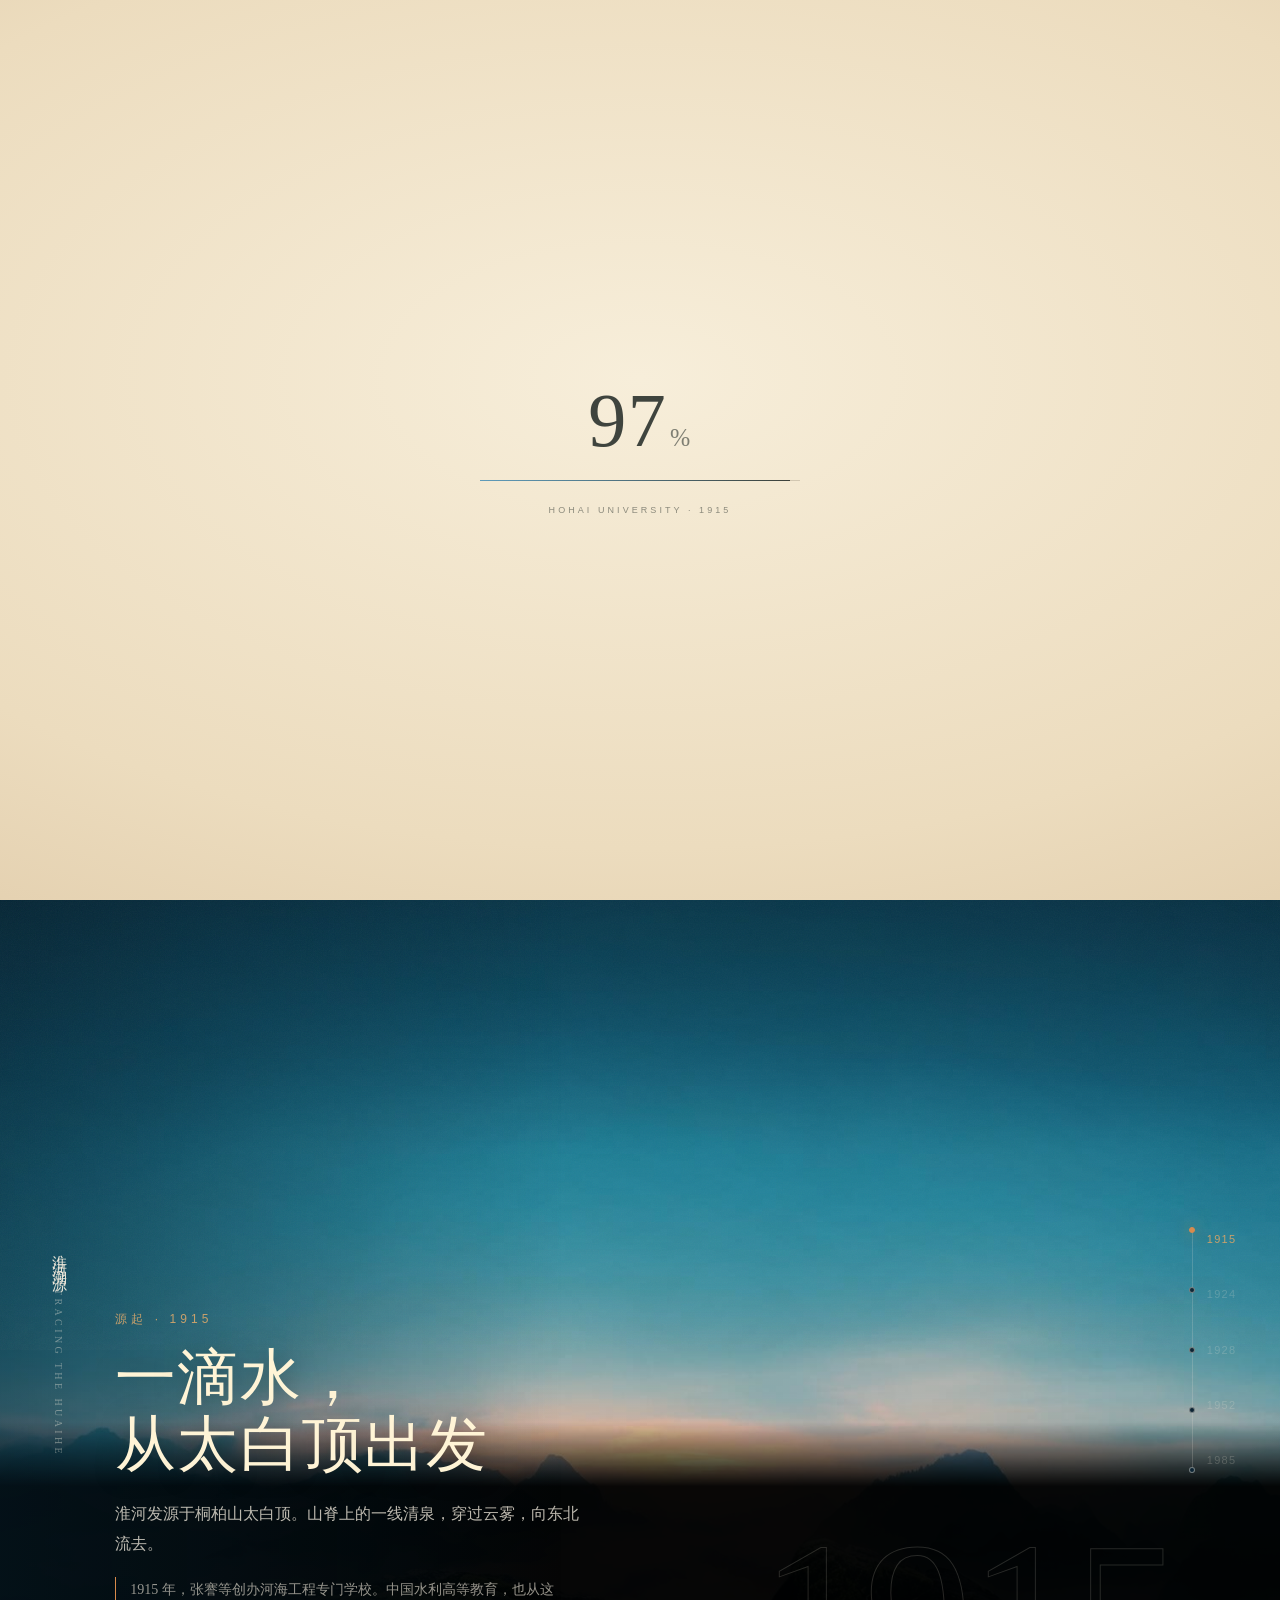
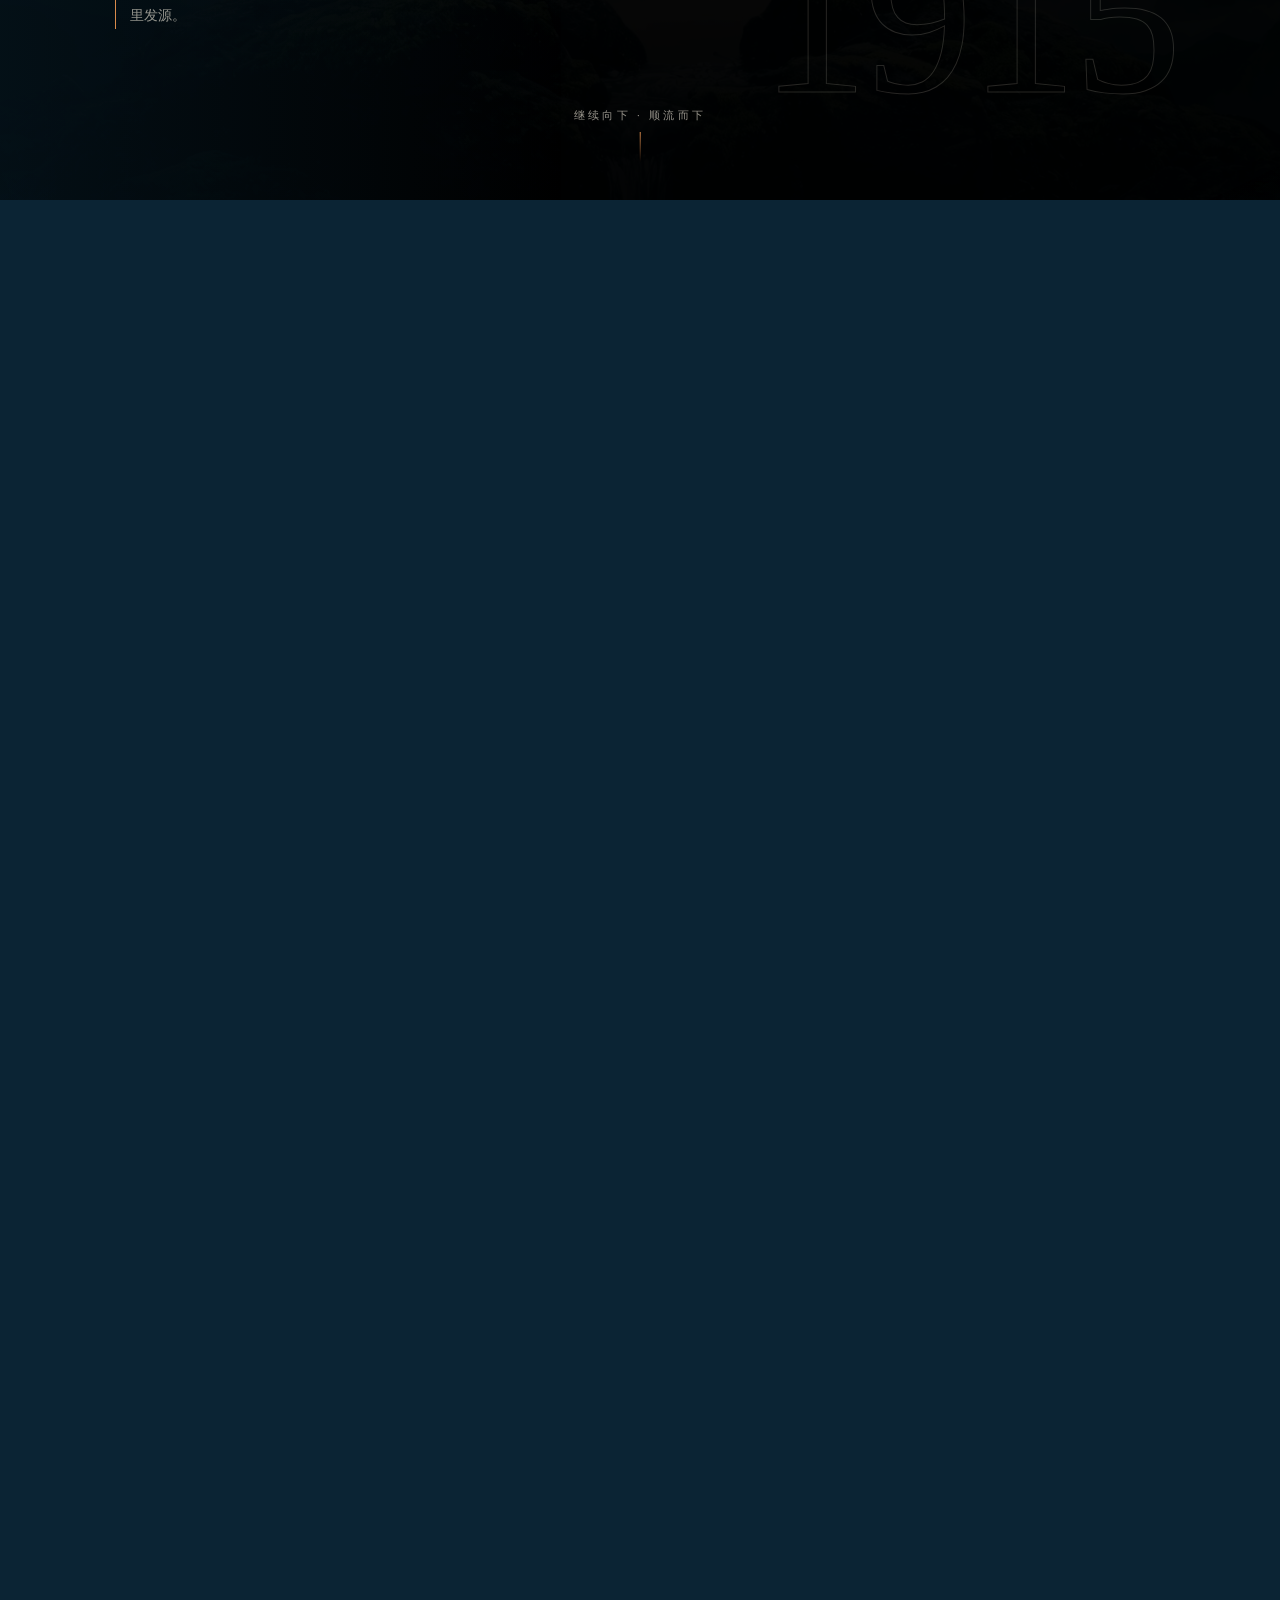
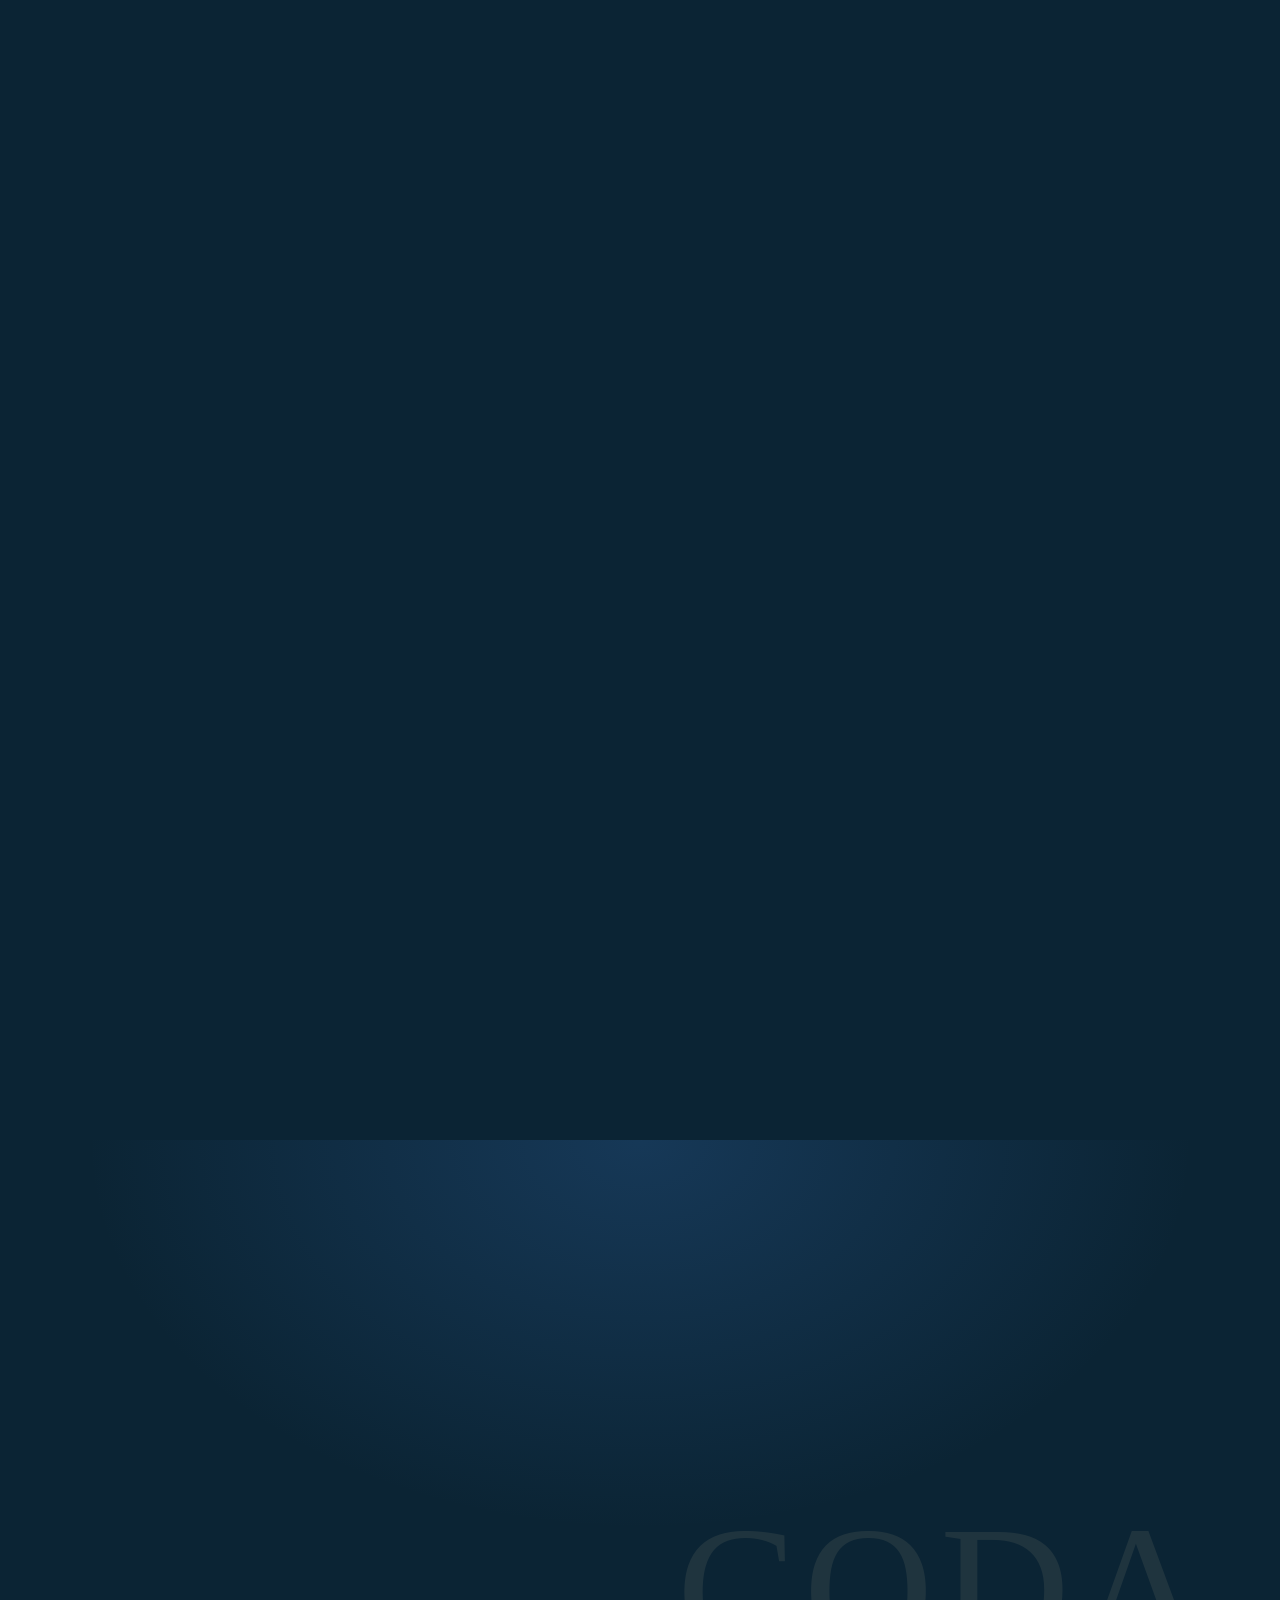
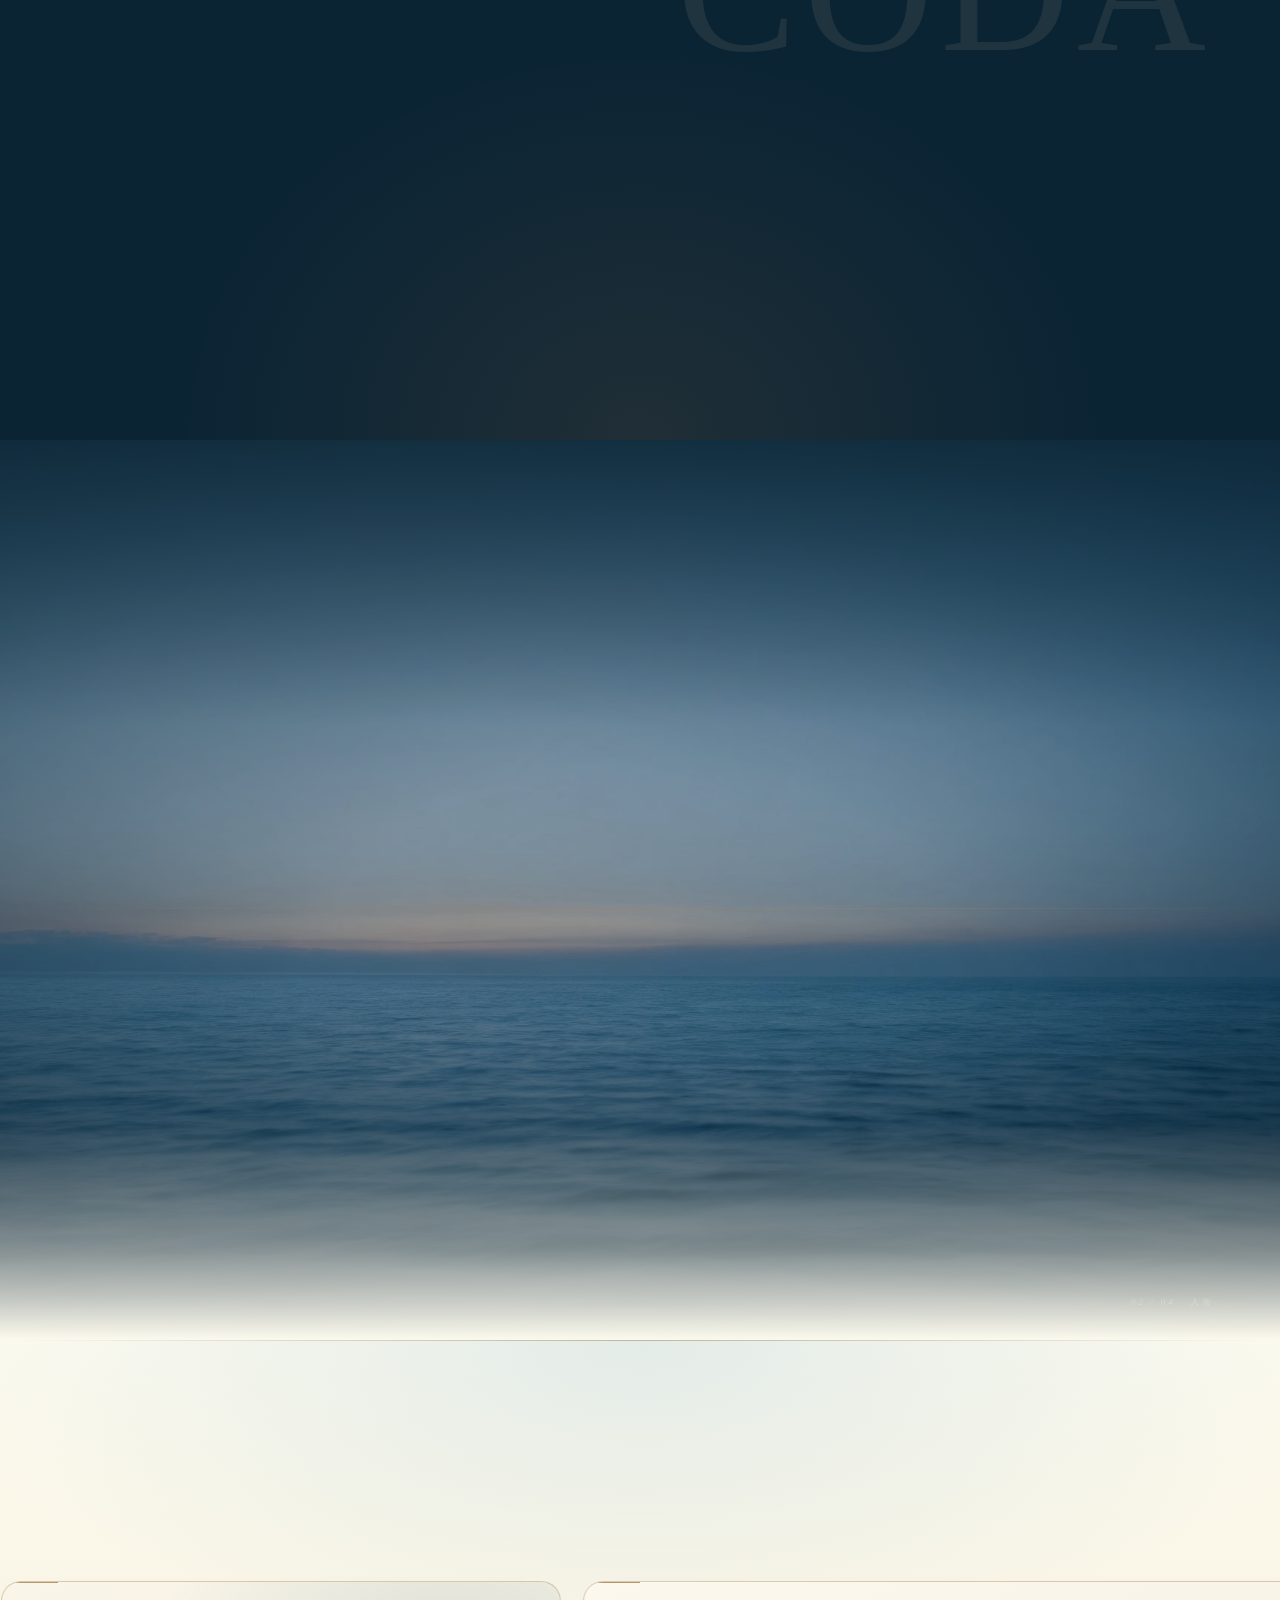
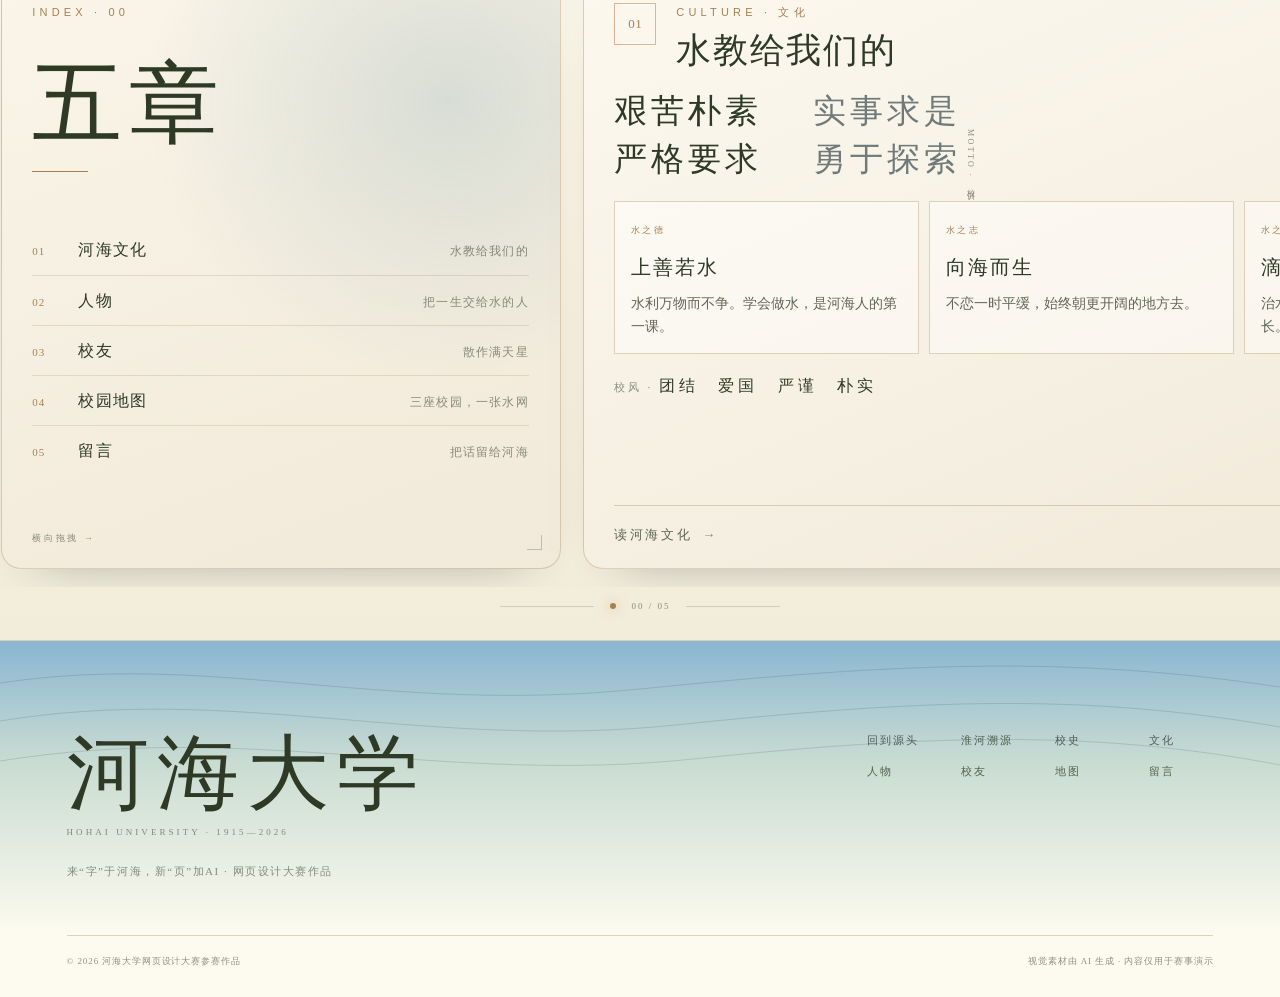
<file: index.html>
﻿<!DOCTYPE html>
<html lang="zh-CN">
<head>
<meta charset="UTF-8">
<meta name="viewport" content="width=device-width, initial-scale=1, viewport-fit=cover">
<title>河海大学 · 百十一载，向海而生</title>
<meta name="description" content="来『字』于河海，新『页』加AI。以淮河溯源为叙事主线，用一条河的旅程，讲述河海大学百十一年的来路与去向。">
<meta name="theme-color" content="#06131c">
<link rel="icon" href="assets/img/emblem.png" type="image/png">
<link rel="stylesheet" href="assets/css/style.css?v=20261109d">
<link rel="stylesheet" href="assets/css/ripple-ui.css">
<style>
  /* 始终保留滚动条占位，避免首屏播完解锁滚动时整页宽度跳变造成卡顿 */
  html { overflow-y: scroll; }
</style>
</head>
<body>

<div class="grain" aria-hidden="true"></div>

<!-- 开场数字加载进度 -->
<div class="intro-loader" id="introLoader" aria-hidden="true">
  <p class="loader-num"><span id="loaderNum">0</span><em>%</em></p>
  <span class="loader-line"><i id="loaderBar"></i></span>
  <p class="loader-label">HOHAI UNIVERSITY · 1915</p>
</div>

<header class="site-head" id="siteHead">
  <a class="brand" href="#intro" data-home aria-label="河海大学 首页">
    <img class="brand-seal" src="assets/img/emblem-white.png" alt="" aria-hidden="true">
    <img class="brand-lockup" src="assets/img/lockup-white.png" alt="河海大学 HOHAI UNIVERSITY">
  </a>

  <nav class="site-nav" id="siteNav" aria-label="主导航">
    <a href="#intro" data-nav="intro" data-home>首页</a>
    <a href="#journey" data-nav="journey">溯流</a>
    <a href="#coda" data-nav="history">校史</a>
    <a href="#panels" data-nav="culture" data-panel="1">文化</a>
    <a href="#panels" data-nav="people" data-panel="2">人物</a>
    <a href="#panels" data-nav="alumni" data-panel="3">校友</a>
    <a href="#panels" data-nav="map" data-panel="4">地图</a>
    <a href="#panels" data-nav="guestbook" data-panel="5">留言</a>
  </nav>

  <button class="nav-toggle" id="navToggle" aria-label="打开导航" aria-expanded="false">
    <span></span><span></span>
  </button>
</header>

<main>

  <!-- ============ 开屏：加载进度 → 预渲染开场视频 → 标题弹入 ============ -->
  <section class="intro" id="intro" aria-label="开屏">
    <div class="intro-paper" aria-hidden="true"></div>

    <!-- 预渲染开场视频：铅笔稿 → 白模 → 实景；播放结束停在最后一帧 -->
    <div class="intro-video-wrap" aria-hidden="true">
      <video class="intro-video" id="introVideo" muted playsinline preload="auto"
             poster="assets/img/opening-poster.jpg" disablepictureinpicture>
        <source src="assets/video/opening.mp4" type="video/mp4">
      </video>
    </div>

    <!-- 收官：视频末帧之上，校门实景照片缓缓渐显 -->
    <div class="intro-still" aria-hidden="true">
      <img src="assets/img/gate-photo.jpg" alt="">
    </div>

    <!-- 景深：取景带上下虚化 + 暗角，保留早期版本的浅景深观感 -->
    <div class="intro-dof" aria-hidden="true"></div>

    <!-- 校门前广场的水波纹：透视压扁的椭圆涟漪环 -->
    <div class="intro-plaza" aria-hidden="true">
      <span style="--cx:38%;--cy:2%;--d:0s"></span>
      <span style="--cx:52%;--cy:10%;--d:.5s"></span>
      <span style="--cx:47%;--cy:16%;--d:.9s"></span>
      <span style="--cx:56%;--cy:6%;--d:1.8s"></span>
      <span style="--cx:60%;--cy:22%;--d:2.3s"></span>
      <span style="--cx:65%;--cy:28%;--d:2.7s"></span>
      <span style="--cx:43%;--cy:38%;--d:3.5s"></span>
    </div>

    <h1 class="intro-wordmark">HOHAI UNIVERSITY</h1>

    <div class="intro-foot">
      <p class="intro-meta">01 / 04 · 溯源</p>
    </div>
  </section>

  <!-- ============ 淮河溯源：滚动叙事 ============ -->
  <section class="journey" id="journey" aria-label="淮河溯源叙事">
    <div class="journey-sticky">

      <div class="scene-stack" aria-hidden="true">
        <div class="scene is-on" data-scene="0" style="background-image:url('assets/img/scene-source.jpg')"></div>
        <div class="scene" data-scene="1" style="background-image:url('assets/img/scene-mountain.jpg')"></div>
        <div class="scene" data-scene="2" style="background-image:url('assets/img/scene-town.jpg')"></div>
        <div class="scene" data-scene="3" style="background-image:url('assets/img/scene-delta.jpg')"></div>
        <div class="scene" data-scene="4" style="background-image:url('assets/img/sea.jpg')"></div>
      </div>

      <canvas id="water" class="water" aria-hidden="true"></canvas>
      <div class="journey-vignette" aria-hidden="true"></div>

      <div class="chapter-mark" aria-hidden="true">
        <span class="chapter-cn">淮河溯源</span>
        <span class="chapter-en">TRACING THE HUAIHE</span>
      </div>

      <div class="scene-copies" id="sceneCopies">
        <article class="scene-copy is-on" data-copy="0">
          <p class="eyebrow">源起 · 1915</p>
          <h2 data-split>一滴水，<br>从太白顶出发</h2>
          <p class="lede" data-split data-split-delay="220">淮河发源于桐柏山太白顶。山脊上的一线清泉，穿过云雾，向东北流去。</p>
          <p class="note">1915 年，张謇等创办河海工程专门学校。中国水利高等教育，也从这里发源。</p>
        </article>

        <article class="scene-copy" data-copy="1">
          <p class="eyebrow">奔流 · 1924</p>
          <h2 data-split>河出伏流，<br>一泻千里</h2>
          <p class="lede" data-split data-split-delay="220">水穿过山谷，汇入支流。一条河真正成为一条河，是在它学会汇聚之后。</p>
          <p class="note">1924 年，学校改名为河海工科大学，成为中国第一所培养水利人才的高等工科大学。</p>
        </article>

        <article class="scene-copy" data-copy="2">
          <p class="eyebrow">汇流 · 1928</p>
          <h2 data-split>大江大河，<br>各有其源</h2>
          <p class="lede" data-split data-split-delay="220">河到了城下，速度慢下来。它开始记住岸边的灯，和灯下的人。</p>
          <p class="note">1928 年，学校并入国立中央大学并设水利系。水利教育的血脉，在综合大学里继续奔流。</p>
        </article>

        <article class="scene-copy" data-copy="3">
          <p class="eyebrow">汇聚 · 1952</p>
          <h2 data-split>百川归海，<br>支流成主流</h2>
          <p class="lede" data-split data-split-delay="220">河汊散开，芦苇起伏。淡水与咸水相遇的地方，是所有支流重新汇合的地方。</p>
          <p class="note">1952 年全国院系调整，多所高校水利系汇聚南京，华东水利学院由此成立。</p>
        </article>

        <article class="scene-copy" data-copy="4">
          <p class="eyebrow">向海 · 1985</p>
          <h2 data-split>以水为名，<br>向海而生</h2>
          <p class="lede" data-split data-split-delay="220">一滴水只有汇入大海，才知道自己原来可以这么大。</p>
          <p class="note">1985 年，恢复河海大学校名。从专门学校到综合性水利大学，七十年走成一条河。</p>
        </article>
      </div>

      <div class="year-ghost" id="yearGhost" aria-hidden="true">1915</div>

      <aside class="journey-rail" aria-hidden="true">
        <div class="rail-track">
          <i class="rail-fill" id="railFill"></i>
          <span class="rail-dot is-on" data-dot="0"></span>
          <span class="rail-dot" data-dot="1"></span>
          <span class="rail-dot" data-dot="2"></span>
          <span class="rail-dot" data-dot="3"></span>
          <span class="rail-dot" data-dot="4"></span>
        </div>
        <div class="rail-years">
          <span data-year="0">1915</span>
          <span data-year="1">1924</span>
          <span data-year="2">1928</span>
          <span data-year="3">1952</span>
          <span data-year="4">1985</span>
        </div>
      </aside>

      <div class="journey-hint" aria-hidden="true">
        <span>继续向下 · 顺流而下</span>
        <i></i>
      </div>

    </div>
  </section>

  <!-- ============ 溯流尾声：2017 / 2026 ============ -->
  <section class="journey-coda" id="coda" aria-label="溯流尾声">
    <span class="section-word" aria-hidden="true">Coda</span>
    <div class="coda-inner reveal">
      <p class="section-kicker">CODA · 尾声</p>
      <h2 data-split>从 1915 到 2026，<br><em>一条河仍在向前。</em></h2>
      <ol class="coda-list">
        <li>
          <span class="coda-year">2017</span>
          <div>
            <h3>入选“双一流”</h3>
            <p>水利工程、环境科学与工程进入国家一流学科建设序列。</p>
          </div>
        </li>
        <li class="is-now">
          <span class="coda-year">2026</span>
          <div>
            <h3>百十一华诞</h3>
            <p>从一滴水，到一条奔涌向海的河。</p>
          </div>
        </li>
      </ol>
      <a class="coda-link" href="detail.html?section=history">展开百年校史 <span aria-hidden="true">→</span></a>
    </div>
  </section>

  <!-- ============ 入海 ============ -->
  <section class="ocean" id="ocean" aria-label="入海">
    <div class="ocean-bg" aria-hidden="true"></div>
    <div class="ocean-copy reveal">
      <p class="ocean-kicker">THE RIVER MEETS THE SEA</p>
      <h2 data-split>所有的河流<br><em>终将入海</em></h2>
      <p class="ocean-desc">111 年，河海把一条河的旅程，走成了自己的年轮。<br>而故事，才刚刚流到开阔处。</p>
      <a class="ocean-cta btn-duo" href="#panels">
        <span class="duo">
          <span class="duo-a">顺流而下，进入河海</span>
          <span class="duo-b" aria-hidden="true">顺流而下，进入河海</span>
        </span>
        <svg viewBox="0 0 24 24" aria-hidden="true"><path d="M12 4v14M6 12l6 6 6-6" fill="none" stroke="currentColor" stroke-width="1.4"/></svg>
      </a>
    </div>
    <div class="ocean-foot" aria-hidden="true">02 / 04 · 入海</div>
  </section>

  <!-- ============ 五章 ============ -->
  <section class="panels" id="panels" aria-label="河海五章">
    <div class="panels-head reveal">
      <div>
        <p class="section-kicker">河海五章</p>
        <h2 data-split>顺流而下，<br>读五段河海。</h2>
      </div>
      <div class="panels-side">
        <div class="rail-arrows">
          <button class="rail-arrow" id="railPrev" aria-label="上一块">←</button>
          <button class="rail-arrow" id="railNext" aria-label="下一块">→</button>
        </div>
        <p>使用方向键，或点击箭头。</p>
      </div>
    </div>

    <div class="rail-wrap" id="railWrap">
      <span class="edge-cue edge-cue--left" aria-hidden="true">←</span>
      <span class="edge-cue edge-cue--right" aria-hidden="true">→</span>
      <div class="rail" id="rail" tabindex="0" aria-label="河海五章横向浏览">

        <!-- 00 索引 -->
        <article class="panel panel-index" data-index="0">
          <div class="panel-inner">
            <p class="panel-kicker">INDEX · 00</p>
            <h2 class="index-title">五章</h2>
            <ol class="index-list">
              <li><a href="#panels" data-goto="1"><span>01</span>河海文化<em>水教给我们的</em></a></li>
              <li><a href="#panels" data-goto="2"><span>02</span>人物<em>把一生交给水的人</em></a></li>
              <li><a href="#panels" data-goto="3"><span>03</span>校友<em>散作满天星</em></a></li>
              <li><a href="#panels" data-goto="4"><span>04</span>校园地图<em>三座校园，一张水网</em></a></li>
              <li><a href="#panels" data-goto="5"><span>05</span>留言<em>把话留给河海</em></a></li>
            </ol>
            <p class="index-hint">横向拖拽 <span aria-hidden="true">→</span></p>
          </div>
        </article>

        <!-- 01 文化 -->
        <article class="panel panel-culture" data-index="1">
          <div class="panel-inner">
            <header class="panel-head">
              <span class="panel-no">01</span>
              <div>
                <p class="panel-kicker">CULTURE · 文化</p>
                <h2>水教给我们的</h2>
              </div>
            </header>

            <div class="motto">
              <p class="motto-line">艰苦朴素</p>
              <p class="motto-line">实事求是</p>
              <p class="motto-line">严格要求</p>
              <p class="motto-line">勇于探索</p>
              <span class="motto-en">MOTTO · 校训</span>
            </div>

            <div class="culture-grid">
              <div class="culture-card">
                <span class="cc-no">水之德</span>
                <h3>上善若水</h3>
                <p>水利万物而不争。学会做水，是河海人的第一课。</p>
              </div>
              <div class="culture-card">
                <span class="cc-no">水之志</span>
                <h3>向海而生</h3>
                <p>不恋一时平缓，始终朝更开阔的地方去。</p>
              </div>
              <div class="culture-card">
                <span class="cc-no">水之恒</span>
                <h3>滴水穿石</h3>
                <p>治水是百年的事。河海人习惯把目光放得很长。</p>
              </div>
            </div>

            <p class="culture-spirit">校风 · <em>团结　爱国　严谨　朴实</em></p>

            <footer class="panel-foot">
              <a href="detail.html?section=culture">读河海文化 <span aria-hidden="true">→</span></a>
            </footer>
          </div>
        </article>

        <!-- 02 人物 -->
        <article class="panel panel-people" data-index="2">
          <div class="panel-inner">
            <header class="panel-head">
              <span class="panel-no">02</span>
              <div>
                <p class="panel-kicker">PEOPLE · 人物</p>
                <h2>把一生交给水的人</h2>
              </div>
            </header>

            <div class="people-grid">
              <article class="person">
                <p class="person-life">1853 — 1926</p>
                <h3>张謇</h3>
                <p class="person-role">实业家 · 教育家 · 创办者</p>
                <p>1915 年创办河海工程专门学校，开中国水利高等教育之先河。</p>
              </article>
              <article class="person">
                <p class="person-life">1912 — 2006</p>
                <h3>严恺</h3>
                <p class="person-role">水利工程学家 · 两院院士</p>
                <p>河海大学名誉校长。把一生交给江河，也把严谨留给后来者。</p>
              </article>
              <article class="person">
                <p class="person-life">1911 — 2001</p>
                <h3>徐芝纶</h3>
                <p class="person-role">力学家 · 中国科学院院士</p>
                <p>中国弹性力学与有限元研究的奠基者之一，著有《弹性力学》。</p>
              </article>
              <article class="person">
                <p class="person-life">1900 — 1976</p>
                <h3>张闻天</h3>
                <p class="person-role">河海校友 · 革命家</p>
                <p>1917 年入河海工程专门学校。从这里出发，走向更广阔的中国。</p>
              </article>
            </div>

            <footer class="panel-foot">
              <a href="detail.html?section=people">走近河海人物 <span aria-hidden="true">→</span></a>
            </footer>
          </div>
        </article>

        <!-- 03 校友 -->
        <article class="panel panel-alumni" data-index="3">
          <div class="panel-inner">
            <header class="panel-head">
              <span class="panel-no">03</span>
              <div>
                <p class="panel-kicker">ALUMNI · 校友</p>
                <h2>散作满天星</h2>
              </div>
            </header>

            <div class="alumni-stats">
              <div><strong>111</strong><span>年办学</span></div>
              <div><strong>30万<sup>+</sup></strong><span>毕业生</span></div>
              <div><strong>30<sup>余</sup></strong><span>位两院院士</span></div>
            </div>

            <div class="alumni-list">
              <article>
                <h3>沈珠江</h3>
                <p class="alumni-field">岩土工程 · 中国科学院院士</p>
                <p>把土力学写进中国大地，参与多项重大水利与土木工程。</p>
              </article>
              <article>
                <h3>张建云</h3>
                <p class="alumni-field">水文水资源 · 中国工程院院士</p>
                <p>长期从事水文预报与水资源研究，守护江河安澜。</p>
              </article>
              <article>
                <h3>钮新强</h3>
                <p class="alumni-field">水利工程设计 · 中国工程院院士</p>
                <p>三峡、南水北调等国家重大工程的设计者与建设者。</p>
              </article>
            </div>

            <p class="alumni-line">他们从西康路出发，把“河海”两个字，写进了中国的江河湖海。</p>

            <footer class="panel-foot">
              <a href="detail.html?section=alumni">更多校友故事 <span aria-hidden="true">→</span></a>
            </footer>
          </div>
        </article>

        <!-- 04 地图 -->
        <article class="panel panel-map" data-index="4">
          <div class="panel-inner">
            <header class="panel-head">
              <span class="panel-no">04</span>
              <div>
                <p class="panel-kicker">CAMPUS · 地图</p>
                <h2>三座校园，一张水网</h2>
              </div>
            </header>

            <div class="map-grid">
              <div class="map-canvas" aria-label="校园交互地图">
                <img class="map-bg" src="assets/img/map-satellite.jpg?v=3" alt="" aria-hidden="true">

                <button class="map-pin is-active" data-campus="0" style="left:18%;top:46%" aria-label="西康路校区">
                  <i></i><span>西康路</span>
                </button>
                <button class="map-pin" data-campus="1" style="left:17%;top:62%" aria-label="江宁校区">
                  <i></i><span>江宁</span>
                </button>
                <button class="map-pin" data-campus="2" style="left:68%;top:87%" aria-label="常州校区">
                  <i></i><span>常州</span>
                </button>
              </div>

              <div class="campus-card" id="campusCard">
                <div class="campus-photo">
                  <img id="campusImg" src="assets/img/campus-gate.jpg?v=2" alt="西康路校区校门">
                </div>
                <div class="campus-copy">
                  <h3 id="campusName">西康路校区</h3>
                  <p class="campus-loc" id="campusLoc">南京 · 鼓楼 · 西康路 1 号</p>
                  <p id="campusDesc">百年的起点。校门、水利馆与梧桐，把河海的时间折叠在这一条路上。</p>
                  <p class="campus-tag" id="campusTag">百年主校区 · 校史原点</p>
                </div>
              </div>
            </div>

            <footer class="panel-foot">
              <span class="foot-note">点击地图上的光点，切换校区</span>
            </footer>
          </div>
        </article>

        <!-- 05 留言 -->
        <article class="panel panel-guestbook" data-index="5">
          <div class="panel-inner">
            <header class="panel-head">
              <span class="panel-no">05</span>
              <div>
                <p class="panel-kicker">GUESTBOOK · 留言</p>
                <h2>把话留给河海</h2>
              </div>
            </header>

            <iframe class="wall-frame" src="guestbook.html?embed=1&v=20261107d" title="河海留言墙" loading="lazy"></iframe>

            <footer class="panel-foot">
              <span class="foot-note">悬停可暂停 · 留言墙上流动的照片式证言</span>
            </footer>
          </div>
        </article>

      </div>
    </div>

    <div class="rail-progress" aria-hidden="true">
      <i id="railProgress"></i>
      <span id="railIndex">00 / 05</span>
    </div>
  </section>

</main>

<footer class="site-foot">
  <svg class="foot-waves" viewBox="0 0 1440 150" preserveAspectRatio="none" aria-hidden="true">
    <path d="M0 42 C 240 10, 430 74, 720 48 S 1200 14, 1440 46"/>
    <path d="M0 80 C 260 42, 480 110, 760 84 S 1220 52, 1440 86"/>
    <path d="M0 120 C 280 80, 500 144, 780 118 S 1240 90, 1440 124"/>
  </svg>
  <div class="foot-top">
    <div class="foot-brand">
      <p class="foot-word">河海大学</p>
      <p class="foot-en">HOHAI UNIVERSITY · 1915—2026</p>
      <p class="foot-note">来“字”于河海，新“页”加AI · 网页设计大赛作品</p>
    </div>
    <nav class="foot-nav" aria-label="页脚快速导航">
      <a href="#intro">回到源头</a>
      <a href="#journey">淮河溯源</a>
      <a href="#coda">校史</a>
      <a href="#panels" data-foot-goto="1">文化</a>
      <a href="#panels" data-foot-goto="2">人物</a>
      <a href="#panels" data-foot-goto="3">校友</a>
      <a href="#panels" data-foot-goto="4">地图</a>
      <a href="#panels" data-foot-goto="5">留言</a>
    </nav>
  </div>
  <div class="foot-bottom">
    <span>© 2026 河海大学网页设计大赛参赛作品</span>
    <span>视觉素材由 AI 生成 · 内容仅用于赛事演示</span>
  </div>
</footer>

<div class="toast" id="toast" role="status" aria-live="polite"></div>

<script src="assets/js/water.js"></script>
<script src="assets/js/app.js?v=20261108h"></script>
</body>
</html>
</file>
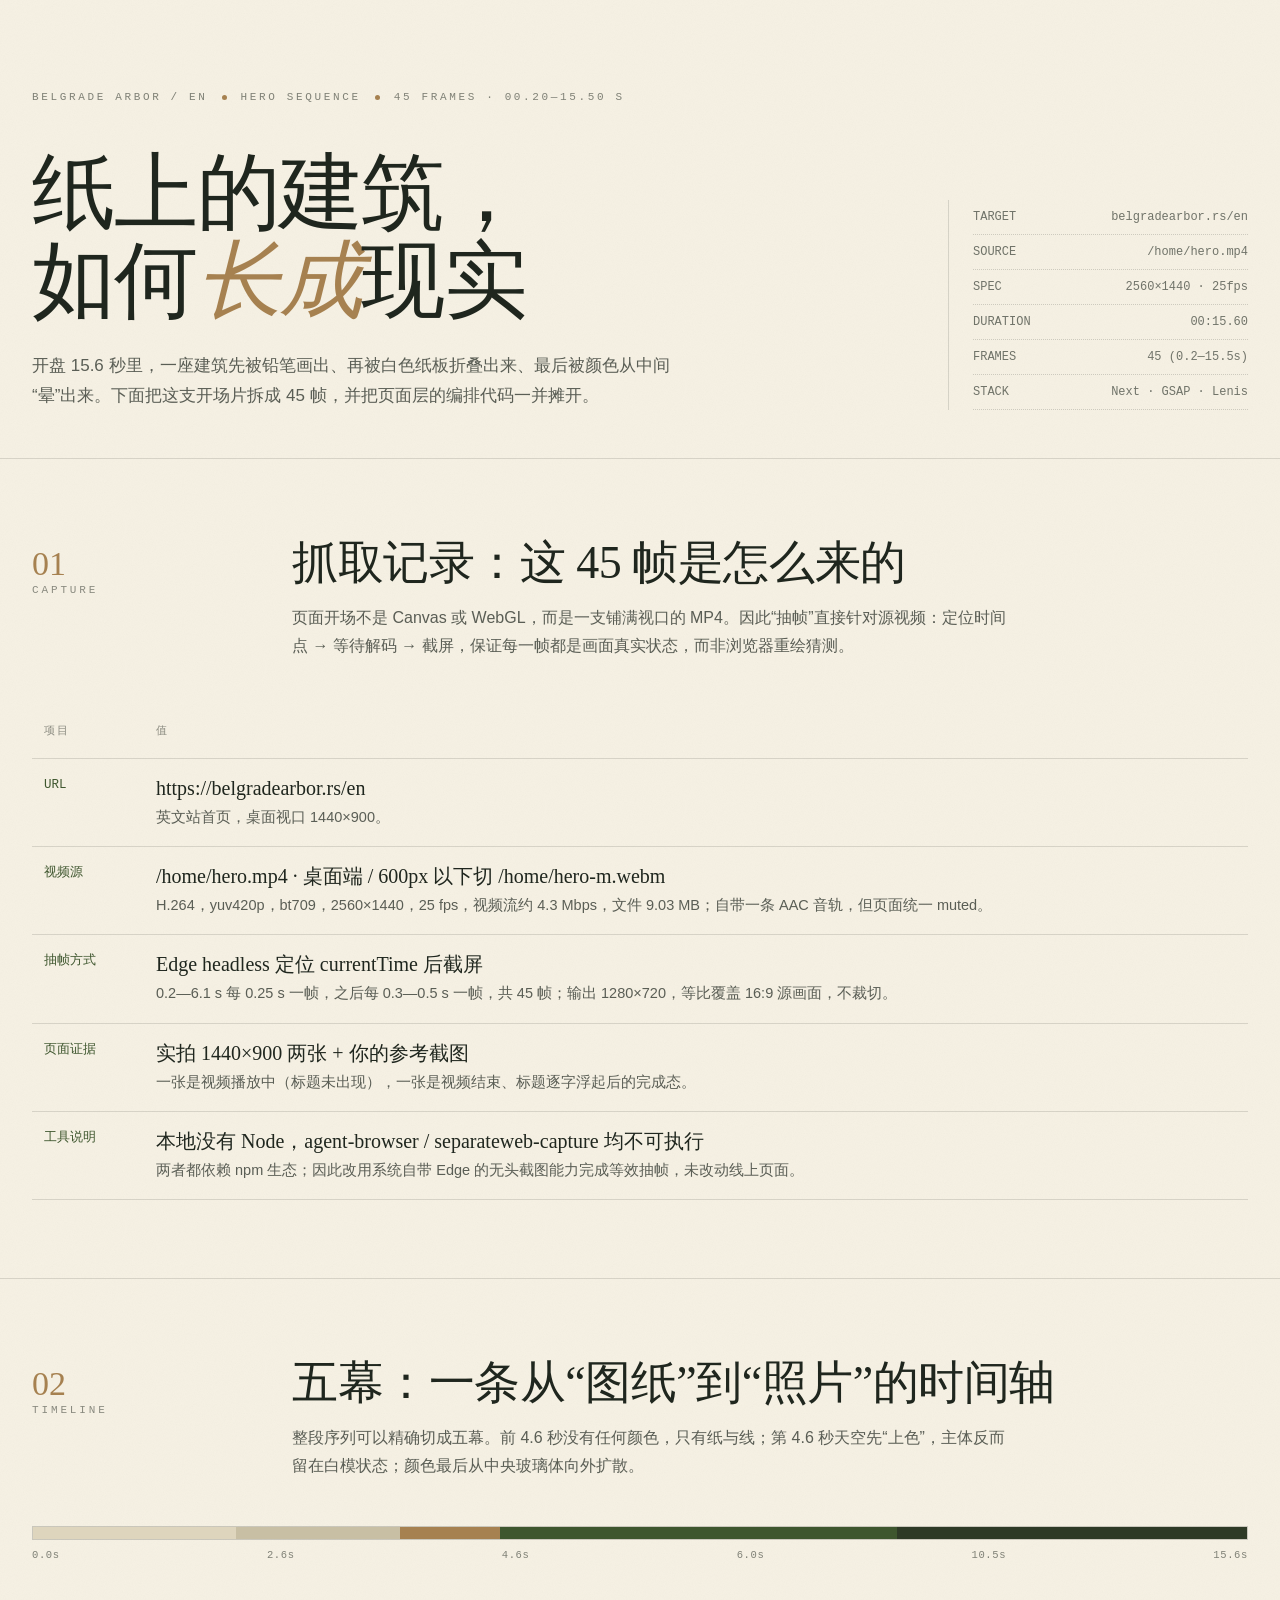
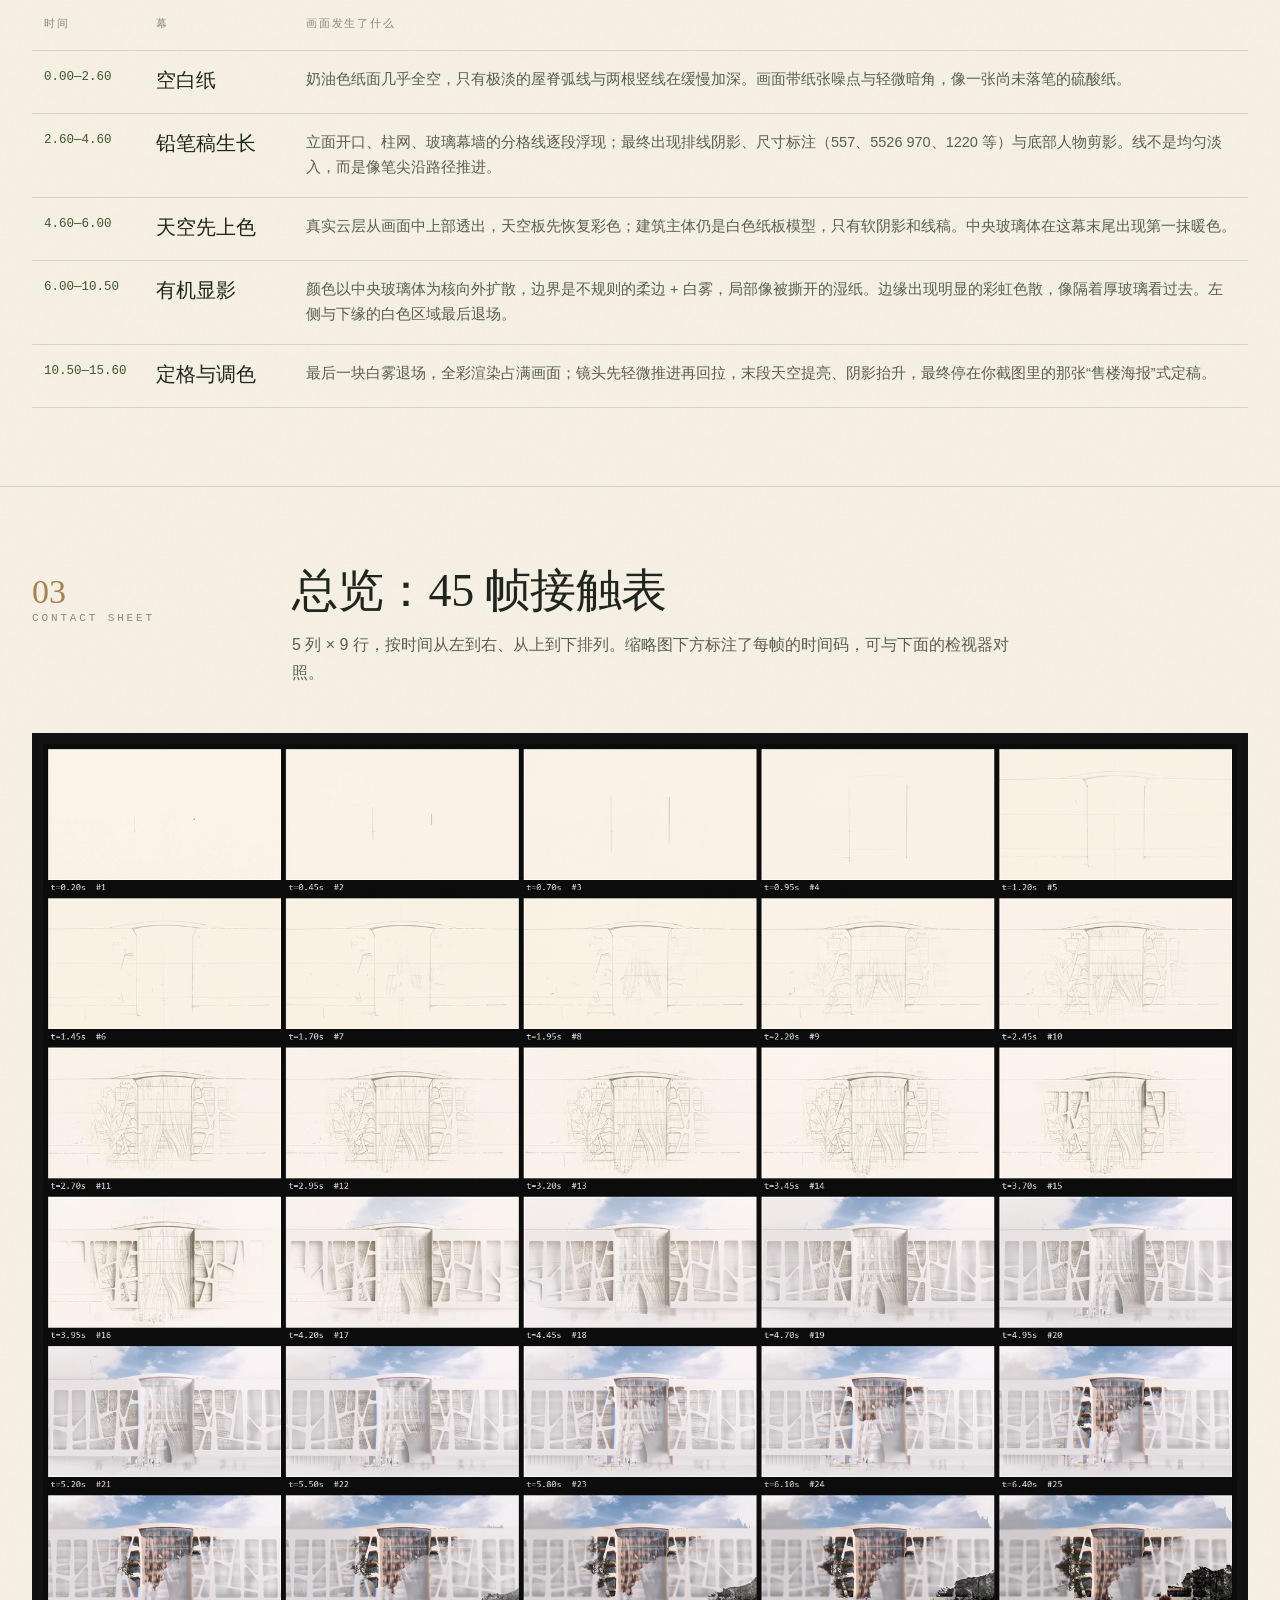
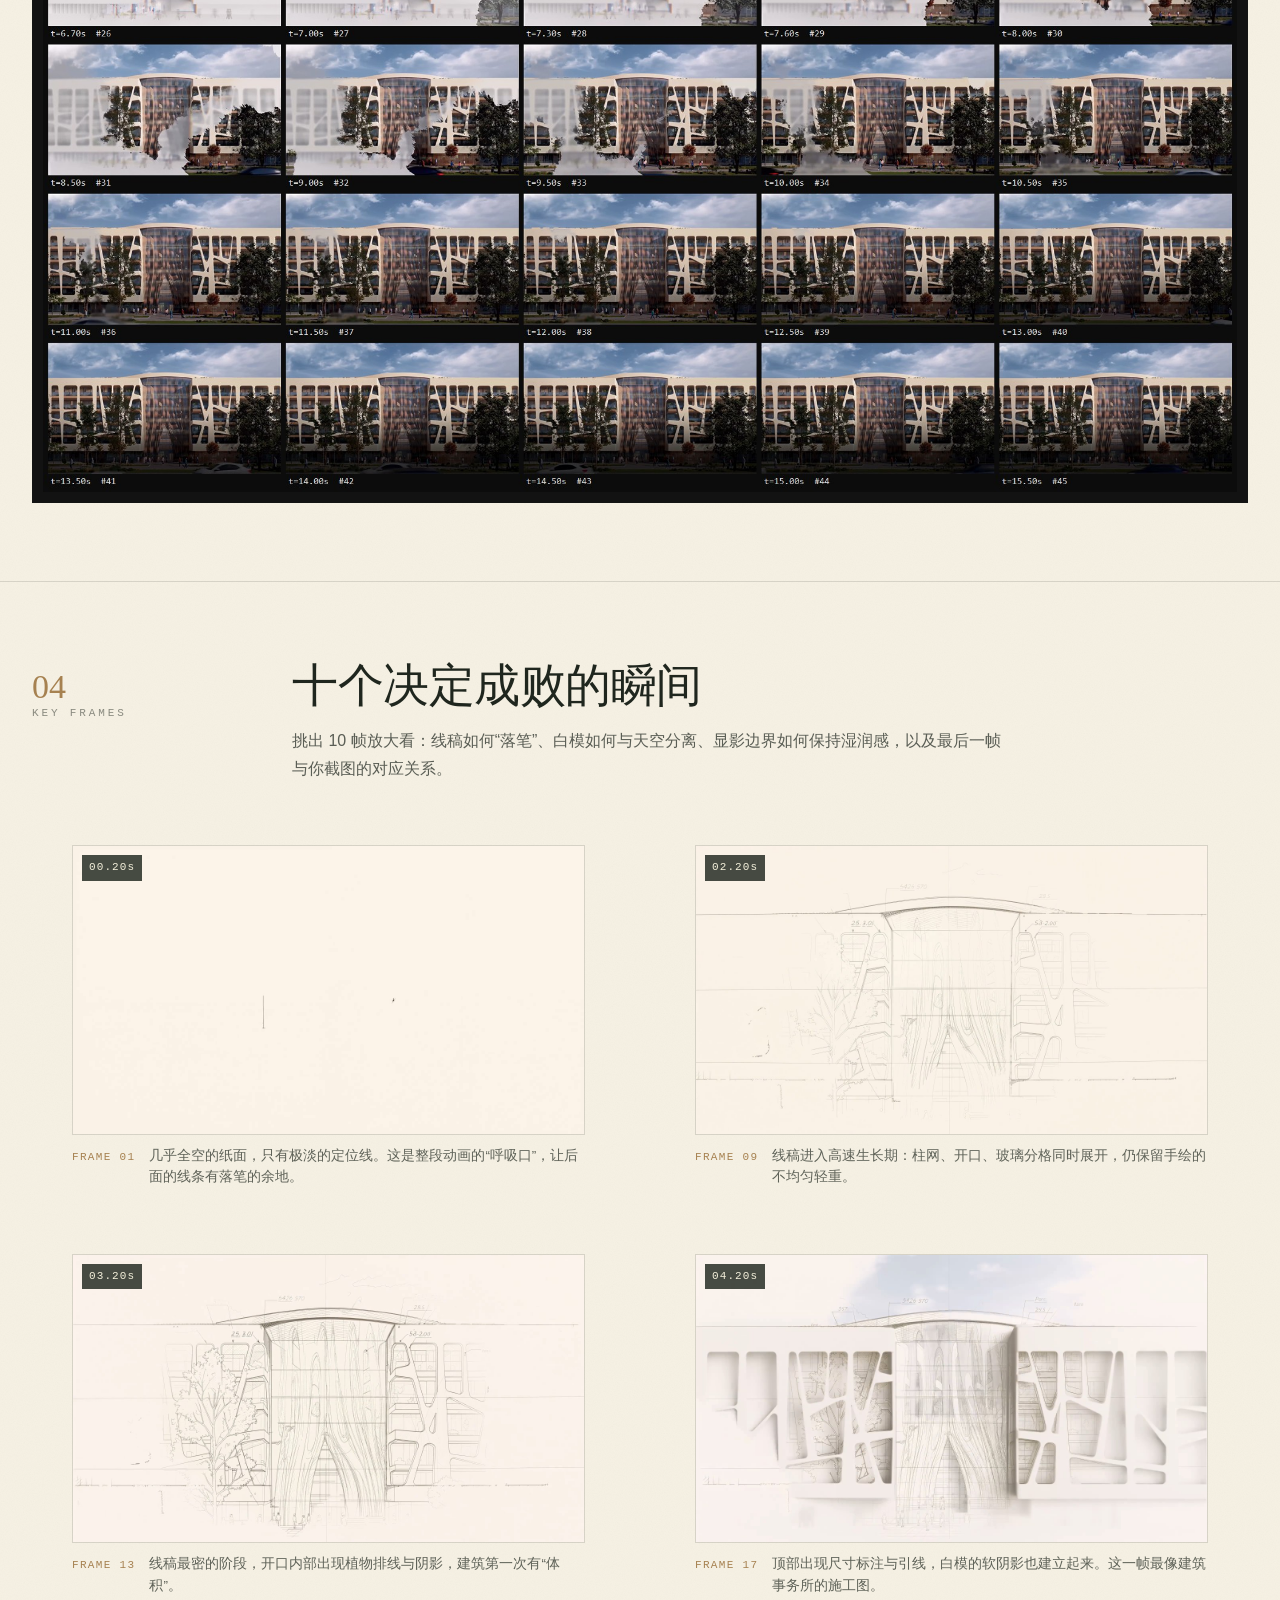
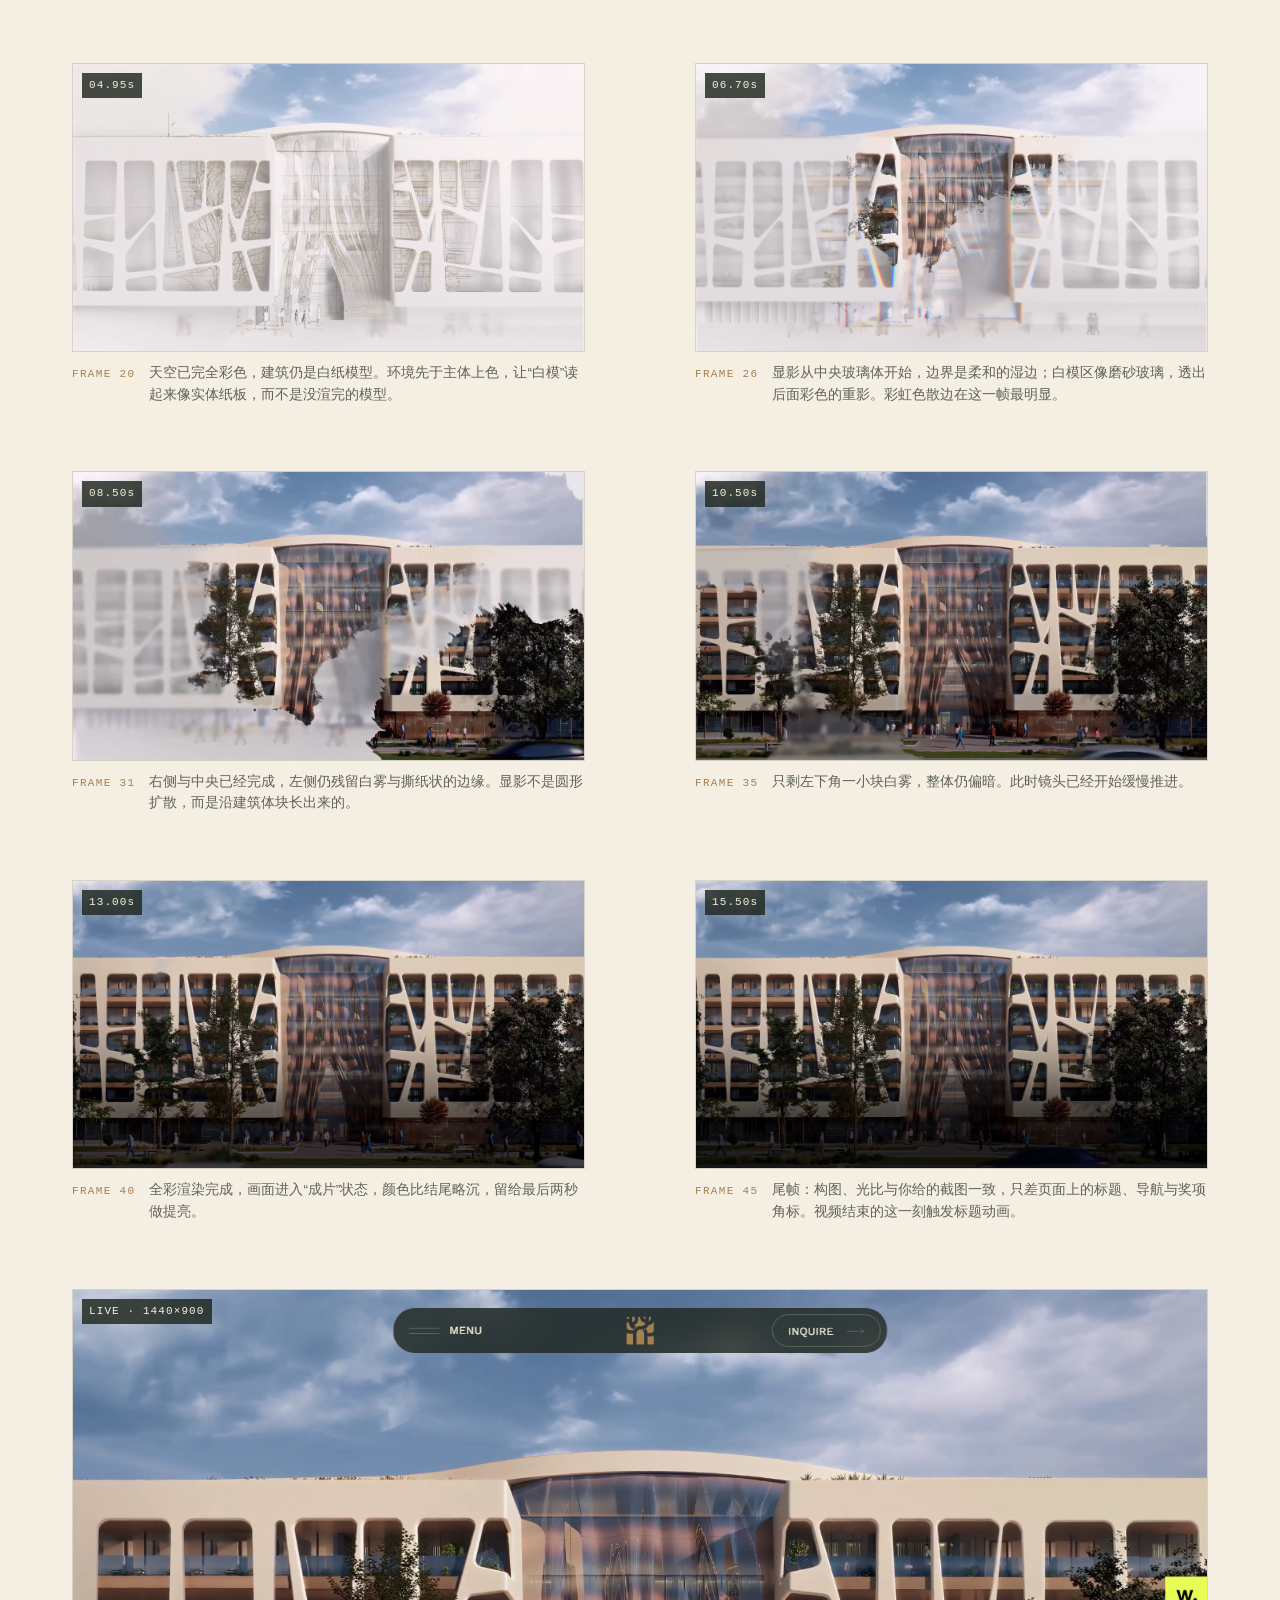
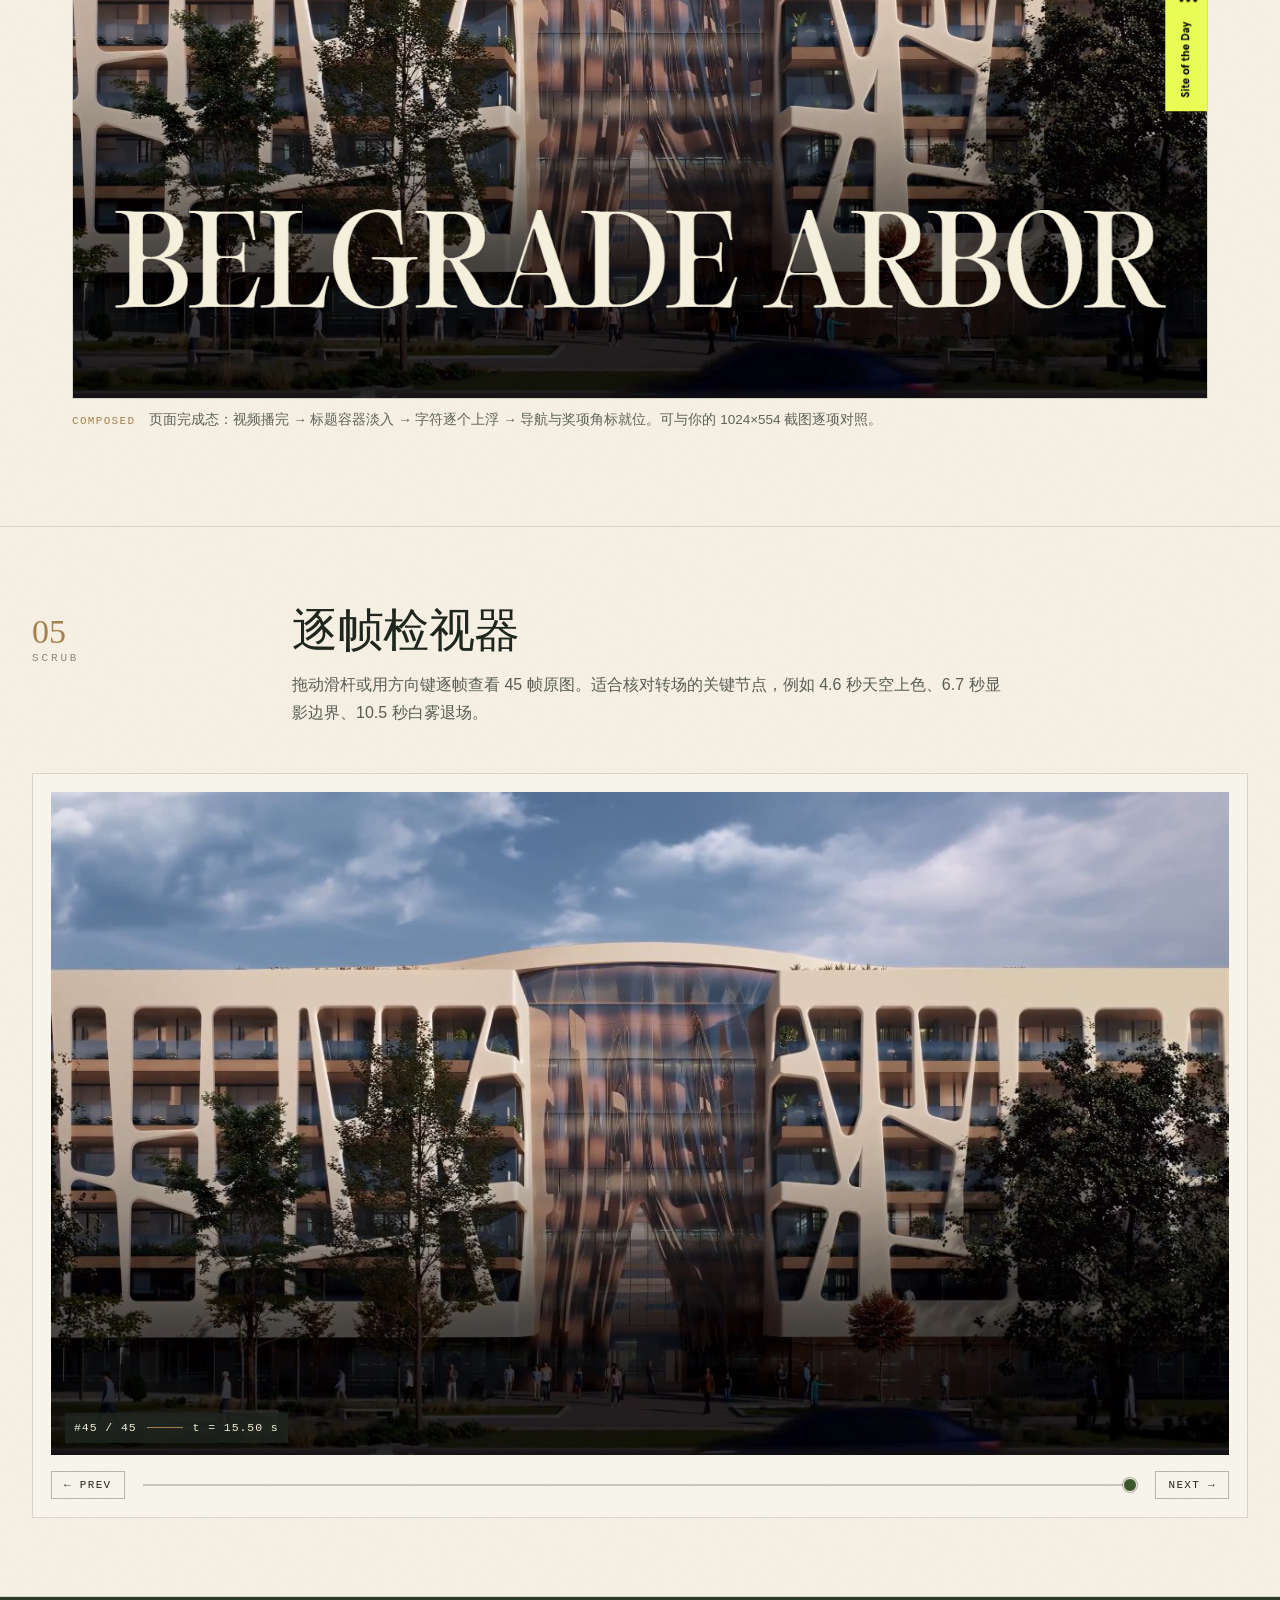
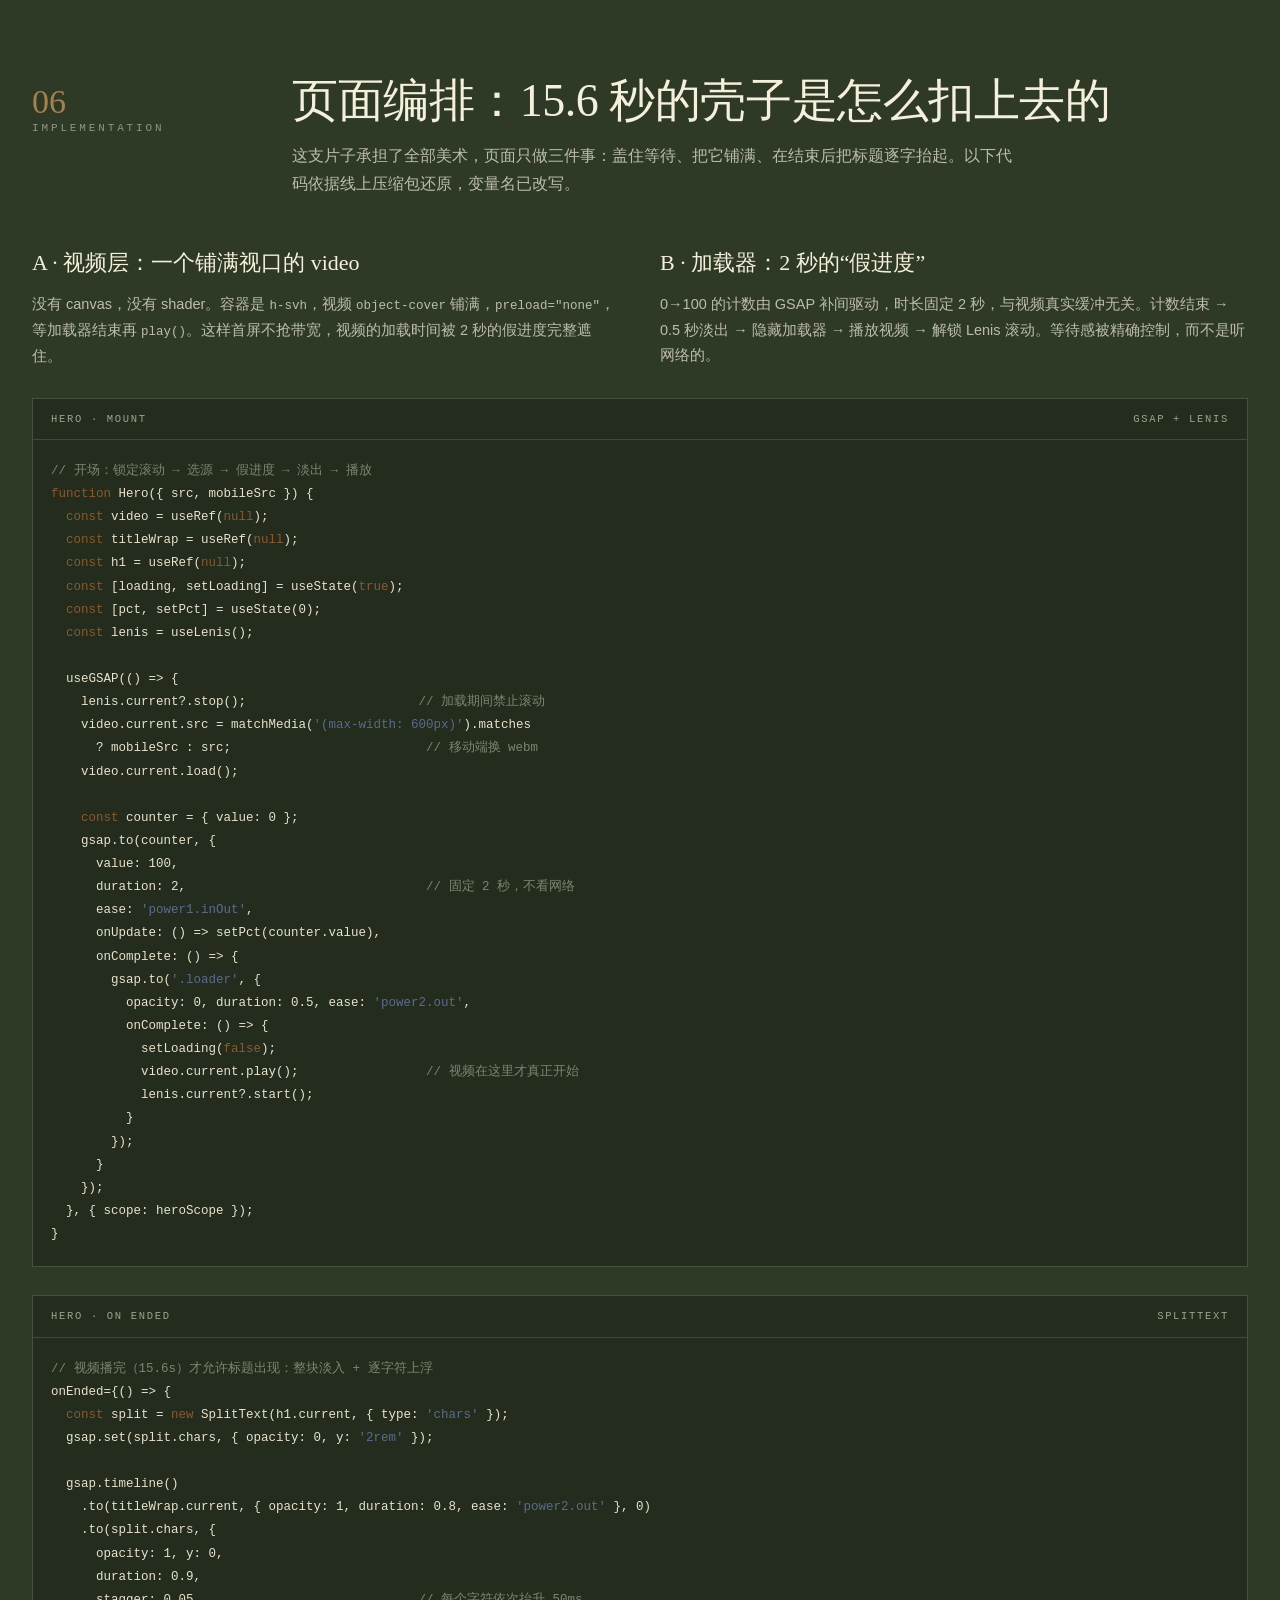
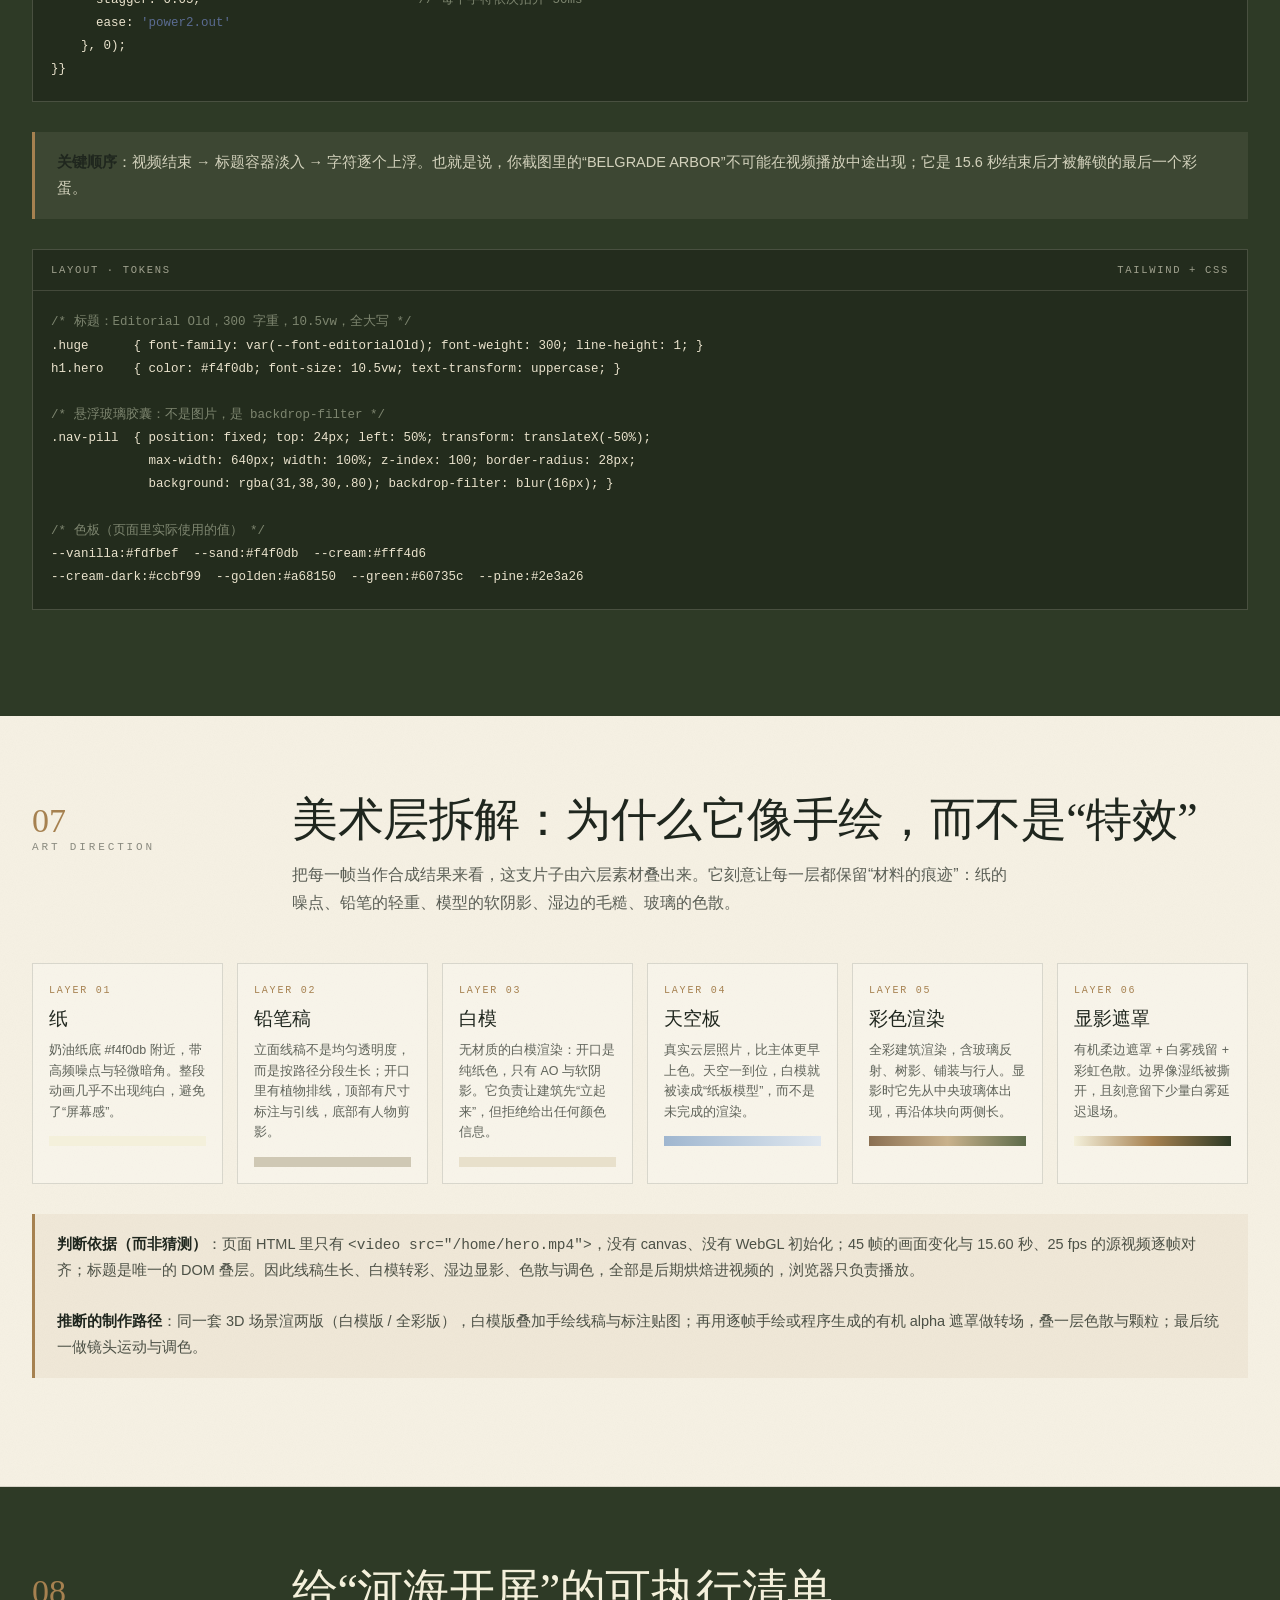
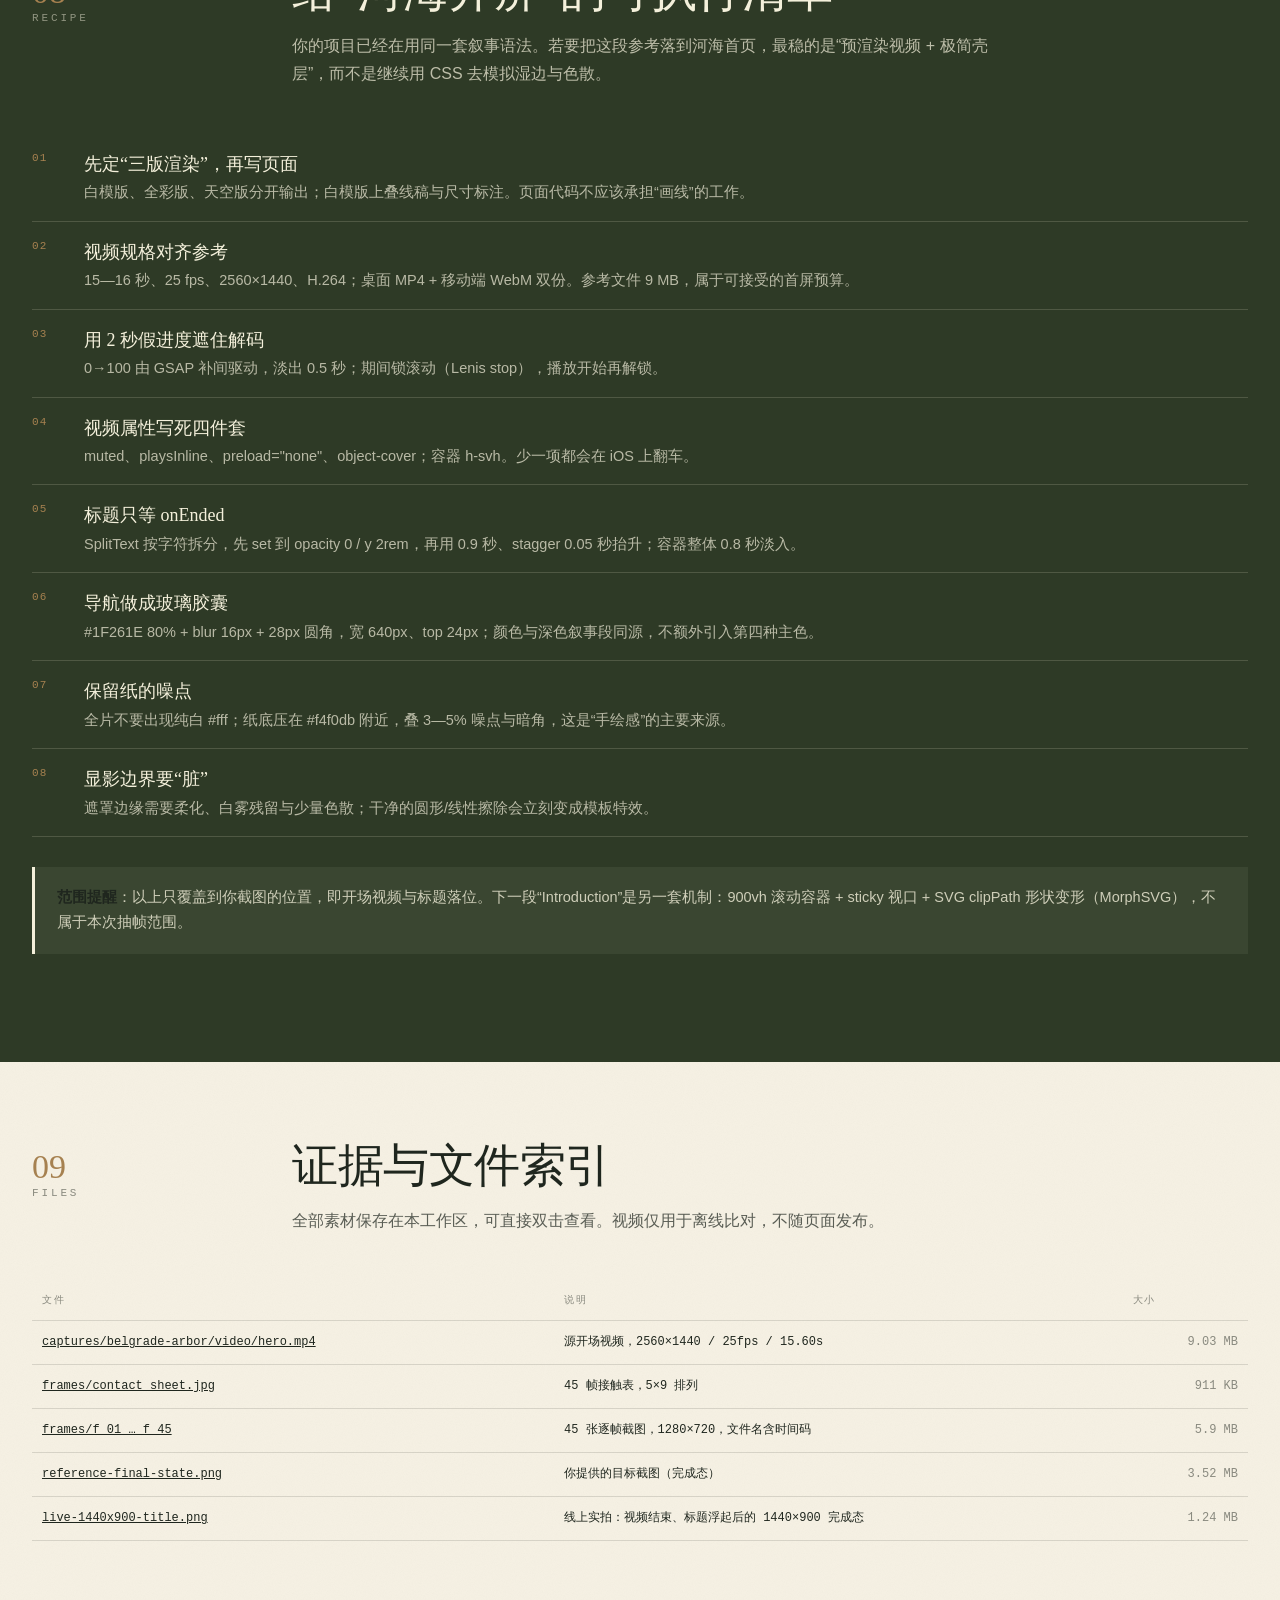
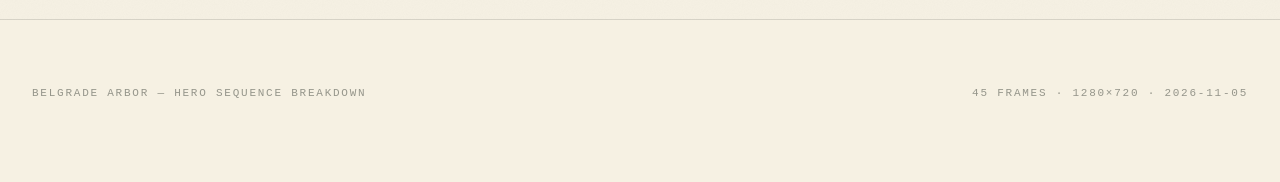
<file: belgrade-arbor-hero-breakdown.html>
<!DOCTYPE html>
<html lang="zh-CN">
<head>
<meta charset="UTF-8">
<meta name="viewport" content="width=device-width, initial-scale=1">
<title>Belgrade Arbor 开场序列拆解 · 45 帧</title>
<script>document.documentElement.classList.add('js');</script>
<style>
  :root{
    --paper:#f6f1e3;
    --paper-2:#efe7d4;
    --ink:#1f261e;
    --olive:#3e562e;
    --olive-deep:#2e3a26;
    --gold:#a68150;
    --sand:#f4f0db;
    --cream:#fff4d6;
    --line:rgba(31,38,30,.14);
    --serif:"Songti SC","SimSun","NSimSun","Times New Roman",serif;
    --sans:"Work Sans","Segoe UI","PingFang SC","Microsoft YaHei",sans-serif;
    --mono:"Consolas","SFMono-Regular",monospace;
  }
  *{box-sizing:border-box}
  html{scroll-behavior:smooth}
  body{
    margin:0;background:var(--paper);color:var(--ink);
    font-family:var(--sans);font-size:16px;line-height:1.75;
    -webkit-font-smoothing:antialiased;
    background-image:url("data:image/svg+xml;utf8,<svg xmlns='http://www.w3.org/2000/svg' width='140' height='140'><filter id='n'><feTurbulence type='fractalNoise' baseFrequency='.9' numOctaves='2' stitchTiles='stitch'/><feColorMatrix type='saturate' values='0'/></filter><rect width='140' height='140' filter='url(%23n)' opacity='.05'/></svg>");
  }
  ::selection{background:var(--gold);color:var(--cream)}
  a{color:inherit}
  img{display:block;max-width:100%}

  .wrap{width:min(1240px,calc(100% - 64px));margin:0 auto}
  @media(max-width:780px){.wrap{width:calc(100% - 32px)}}

  /* ---------- header ---------- */
  header.masthead{padding:88px 0 48px;border-bottom:1px solid var(--line);position:relative;overflow:hidden}
  .crumb{
    font-family:var(--mono);font-size:11px;letter-spacing:.24em;text-transform:uppercase;
    color:rgba(31,38,30,.55);display:flex;gap:14px;align-items:center;flex-wrap:wrap
  }
  .crumb span.dot{width:5px;height:5px;border-radius:50%;background:var(--gold)}
  .masthead-grid{display:grid;grid-template-columns:1fr 300px;gap:64px;align-items:end;margin-top:42px}
  @media(max-width:1020px){.masthead-grid{grid-template-columns:1fr;gap:36px}}
  h1.display{
    font-family:var(--serif);font-weight:400;letter-spacing:-.02em;
    font-size:clamp(42px,6.6vw,92px);line-height:1.04;margin:0;
  }
  h1.display em{font-style:italic;color:var(--gold)}
  .lede{margin:26px 0 0;max-width:640px;font-size:17px;color:rgba(31,38,30,.72)}
  .meta-box{border-left:1px solid var(--line);padding-left:24px;font-family:var(--mono);font-size:12px;line-height:2;color:rgba(31,38,30,.62)}
  .meta-box b{display:block;color:var(--ink);font-family:var(--sans);font-size:13px;font-weight:600;letter-spacing:.02em}
  .meta-box .row{display:flex;justify-content:space-between;gap:16px;border-bottom:1px dotted rgba(31,38,30,.18);padding:5px 0}

  /* ---------- sections ---------- */
  section{padding:78px 0;border-bottom:1px solid var(--line)}
  .sec-head{display:grid;grid-template-columns:220px 1fr;gap:40px;align-items:start;margin-bottom:46px}
  @media(max-width:900px){.sec-head{grid-template-columns:1fr;gap:14px}}
  .sec-num{font-family:var(--mono);font-size:11px;letter-spacing:.26em;text-transform:uppercase;color:rgba(31,38,30,.5);padding-top:10px}
  .sec-num b{display:block;font-family:var(--serif);font-size:34px;letter-spacing:0;color:var(--gold);font-weight:400;line-height:1}
  h2.sec-title{font-family:var(--serif);font-weight:400;font-size:clamp(30px,3.6vw,46px);line-height:1.15;margin:0 0 14px;letter-spacing:-.01em}
  .sec-desc{max-width:720px;color:rgba(31,38,30,.72);margin:0}

  /* ---------- stage timeline ---------- */
  .timeline{display:flex;height:14px;width:100%;border:1px solid rgba(31,38,30,.2);margin:10px 0 6px}
  .timeline div{height:100%;position:relative}
  .timeline .tl1{width:16.7%;background:#ded5bd}
  .timeline .tl2{width:13.5%;background:#c8bfa4}
  .timeline .tl3{width:8.3%;background:var(--gold)}
  .timeline .tl4{width:32.7%;background:var(--olive)}
  .timeline .tl5{width:28.8%;background:var(--olive-deep)}
  .tl-legend{display:flex;justify-content:space-between;font-family:var(--mono);font-size:10.5px;color:rgba(31,38,30,.55);letter-spacing:.06em}
  .stage-table{width:100%;border-collapse:collapse;margin-top:34px;font-size:14.5px}
  .stage-table th,.stage-table td{text-align:left;padding:16px 12px;border-bottom:1px solid var(--line);vertical-align:top}
  .stage-table th{font-family:var(--mono);font-size:11px;letter-spacing:.16em;text-transform:uppercase;color:rgba(31,38,30,.5);font-weight:400;white-space:nowrap}
  .stage-table td.t{font-family:var(--mono);font-size:12.5px;white-space:nowrap;color:var(--olive);width:112px}
  .stage-table td h3{font-family:var(--serif);font-size:20px;font-weight:400;margin:0 0 4px;line-height:1.3}
  .stage-table td p{margin:0;color:rgba(31,38,30,.72)}
  #timeline-sec .stage-table td:nth-child(2),
  #timeline-sec .stage-table th:nth-child(2){width:150px}
  @media(max-width:780px){
    .stage-table th,.stage-table td{padding:12px 6px;font-size:13px}
    .stage-table th{white-space:normal}
    .stage-table td.t{width:auto;white-space:normal}
    .stage-table td h3{font-size:16px}
    #timeline-sec .stage-table td:nth-child(2),
    #timeline-sec .stage-table th:nth-child(2){width:96px}
    .files{font-size:10.5px}
  }

  /* ---------- contact sheet ---------- */
  .sheet-frame{border:1px solid var(--line);background:#121212;padding:10px}
  .sheet-frame img{width:100%;height:auto}

  /* ---------- key frames ---------- */
  .frames{display:grid;grid-template-columns:repeat(2,1fr);gap:34px 30px;margin-top:8px}
  @media(max-width:780px){.frames{grid-template-columns:1fr}}
  .frame-card{position:relative}
  .frame-card img{width:100%;border:1px solid var(--line)}
  .frame-card .cap{display:flex;gap:14px;align-items:baseline;margin-top:10px}
  .frame-card .no{font-family:var(--mono);font-size:11px;letter-spacing:.12em;color:var(--gold);white-space:nowrap}
  .frame-card .txt{font-size:13.5px;color:rgba(31,38,30,.7);line-height:1.6}
  .frame-card .time{position:absolute;top:10px;left:10px;font-family:var(--mono);font-size:11px;letter-spacing:.1em;background:rgba(31,38,30,.82);color:var(--sand);padding:3px 7px}

  /* ---------- scrubber ---------- */
  .scrubber{border:1px solid var(--line);background:rgba(255,255,255,.28);padding:18px}
  .scrub-stage{position:relative;background:#111;aspect-ratio:16/9;overflow:hidden}
  .scrub-stage img{width:100%;height:100%;object-fit:cover}
  .scrub-hud{
    position:absolute;left:14px;bottom:12px;display:flex;gap:10px;align-items:center;
    font-family:var(--mono);font-size:11.5px;letter-spacing:.08em;color:var(--sand);
    background:rgba(31,38,30,.8);padding:5px 9px
  }
  .scrub-hud .bar{width:36px;height:1px;background:var(--gold)}
  .scrub-controls{display:flex;align-items:center;gap:16px;margin-top:16px}
  .scrub-controls button{
    font-family:var(--mono);font-size:11px;letter-spacing:.12em;text-transform:uppercase;
    background:transparent;border:1px solid rgba(31,38,30,.3);color:var(--ink);
    padding:7px 12px;cursor:pointer;transition:.25s
  }
  .scrub-controls button:hover{background:var(--ink);color:var(--sand)}
  input[type=range]{
    -webkit-appearance:none;appearance:none;flex:1;height:2px;background:rgba(31,38,30,.22);outline:none
  }
  input[type=range]::-webkit-slider-thumb{
    -webkit-appearance:none;width:14px;height:14px;border-radius:50%;background:var(--olive);
    border:1px solid var(--paper);cursor:grab;box-shadow:0 0 0 1px rgba(31,38,30,.3)
  }
  input[type=range]::-moz-range-thumb{width:14px;height:14px;border-radius:50%;background:var(--olive);border:none;cursor:grab}

  /* ---------- dark band ---------- */
  .dark{background:var(--olive-deep);color:var(--sand);border-bottom:none;position:relative}
  .dark .sec-desc,.dark .frame-card .txt{color:rgba(244,240,219,.72)}
  .dark .sec-num,.dark .tl-legend{color:rgba(244,240,219,.5)}
  .dark .sec-num b{color:var(--gold)}
  .dark .stage-table th,.dark .stage-table td{border-color:rgba(244,240,219,.16)}
  .dark .stage-table td p,.dark .stage-table td.t{color:rgba(244,240,219,.72)}
  .dark .stage-table td h3{color:var(--sand)}
  .dark .code{border-color:rgba(244,240,219,.18);background:rgba(0,0,0,.24)}
  .dark .code .code-head{color:rgba(244,240,219,.6);border-color:rgba(244,240,219,.15)}
  .dark .code pre{color:#e9e2cc}

  /* ---------- code block ---------- */
  .code{border:1px solid rgba(31,38,30,.18);background:rgba(255,255,255,.35);margin:28px 0}
  .code-head{display:flex;justify-content:space-between;gap:16px;padding:11px 18px;border-bottom:1px solid rgba(31,38,30,.14);font-family:var(--mono);font-size:10.5px;letter-spacing:.16em;text-transform:uppercase;color:rgba(31,38,30,.55)}
  .code pre{margin:0;padding:20px 18px;overflow:auto;font-family:var(--mono);font-size:12.5px;line-height:1.85;color:#2b3229}
  .code pre .c{color:#7d856f}
  .code pre .k{color:#8a5a2c}
  .code pre .s{color:#5a6b91}

  /* ---------- breakdown grid ---------- */
  .layers{display:grid;grid-template-columns:repeat(6,1fr);gap:14px;margin-top:34px}
  @media(max-width:980px){.layers{grid-template-columns:repeat(3,1fr)}}
  @media(max-width:620px){.layers{grid-template-columns:repeat(2,1fr)}}
  .layer{border:1px solid var(--line);padding:18px 16px 16px;position:relative;background:rgba(255,255,255,.22)}
  .layer .z{font-family:var(--mono);font-size:10px;letter-spacing:.18em;color:var(--gold)}
  .layer h4{font-family:var(--serif);font-weight:400;font-size:19px;line-height:1.3;margin:8px 0 8px}
  .layer p{margin:0;font-size:12.5px;line-height:1.65;color:rgba(31,38,30,.7)}
  .layer .swatch{height:10px;margin-top:14px}

  .note{
    border-left:3px solid var(--gold);background:rgba(166,129,80,.08);
    padding:18px 22px;margin:30px 0;font-size:14.5px;color:rgba(31,38,30,.78)
  }
  .note b{font-weight:600;color:var(--ink)}

  .two-col{display:grid;grid-template-columns:1fr 1fr;gap:40px}
  @media(max-width:900px){.two-col{grid-template-columns:1fr}}

  .checklist{list-style:none;padding:0;margin:26px 0 0;counter-reset:c}
  .checklist li{
    counter-increment:c;position:relative;padding:15px 0 15px 52px;border-bottom:1px solid rgba(244,240,219,.16);font-size:14.5px
  }
  .checklist li::before{
    content:counter(c,decimal-leading-zero);position:absolute;left:0;top:15px;
    font-family:var(--mono);font-size:11px;color:var(--gold);letter-spacing:.1em
  }
  .checklist b{display:block;font-family:var(--serif);font-weight:400;font-size:18px;color:var(--sand)}
  .checklist span{color:rgba(244,240,219,.7)}

  .files{width:100%;border-collapse:collapse;font-family:var(--mono);font-size:12px}
  .files th,.files td{text-align:left;padding:11px 10px;border-bottom:1px solid var(--line)}
  .files th{font-size:10px;letter-spacing:.16em;text-transform:uppercase;color:rgba(31,38,30,.5);font-weight:400}
  .files td a:hover{color:var(--gold)}
  .files td.size{text-align:right;color:rgba(31,38,30,.5);white-space:nowrap}

  footer{padding:64px 0 80px;background:var(--paper)}
  footer .fin{display:flex;justify-content:space-between;gap:30px;font-family:var(--mono);font-size:11px;letter-spacing:.16em;text-transform:uppercase;color:rgba(31,38,30,.45);flex-wrap:wrap}

  .js .reveal{opacity:0;transform:translateY(18px);transition:opacity .8s cubic-bezier(.2,.7,.2,1),transform .8s cubic-bezier(.2,.7,.2,1)}
  .reveal.in{opacity:1;transform:none}
  @media(prefers-reduced-motion:reduce){.js .reveal{opacity:1;transform:none;transition:none}}
</style>
</head>
<body>

<header class="masthead">
  <div class="wrap">
    <div class="crumb">
      <span>BELGRADE ARBOR / EN</span><span class="dot"></span>
      <span>HERO SEQUENCE</span><span class="dot"></span>
      <span>45 FRAMES · 00.20—15.50 s</span>
    </div>
    <div class="masthead-grid">
      <div>
        <h1 class="display">纸上的建筑，<br>如何<em>长成</em>现实</h1>
        <p class="lede">开盘 15.6 秒里，一座建筑先被铅笔画出、再被白色纸板折叠出来、最后被颜色从中间“晕”出来。下面把这支开场片拆成 45 帧，并把页面层的编排代码一并摊开。</p>
      </div>
      <aside class="meta-box">
        <div class="row"><span>TARGET</span><span>belgradearbor.rs/en</span></div>
        <div class="row"><span>SOURCE</span><span>/home/hero.mp4</span></div>
        <div class="row"><span>SPEC</span><span>2560×1440 · 25fps</span></div>
        <div class="row"><span>DURATION</span><span>00:15.60</span></div>
        <div class="row"><span>FRAMES</span><span>45 (0.2—15.5s)</span></div>
        <div class="row"><span>STACK</span><span>Next · GSAP · Lenis</span></div>
      </aside>
    </div>
  </div>
</header>

<!-- 01 -->
<section id="capture">
  <div class="wrap">
    <div class="sec-head reveal">
      <div class="sec-num"><b>01</b>Capture</div>
      <div>
        <h2 class="sec-title">抓取记录：这 45 帧是怎么来的</h2>
        <p class="sec-desc">页面开场不是 Canvas 或 WebGL，而是一支铺满视口的 MP4。因此“抽帧”直接针对源视频：定位时间点 → 等待解码 → 截屏，保证每一帧都是画面真实状态，而非浏览器重绘猜测。</p>
      </div>
    </div>

    <table class="stage-table reveal">
      <tr><th>项目</th><th>值</th></tr>
      <tr><td class="t">URL</td><td><h3>https://belgradearbor.rs/en</h3><p>英文站首页，桌面视口 1440×900。</p></td></tr>
      <tr><td class="t">视频源</td><td><h3>/home/hero.mp4 · 桌面端 / 600px 以下切 /home/hero-m.webm</h3><p>H.264，yuv420p，bt709，2560×1440，25 fps，视频流约 4.3 Mbps，文件 9.03 MB；自带一条 AAC 音轨，但页面统一 muted。</p></td></tr>
      <tr><td class="t">抽帧方式</td><td><h3>Edge headless 定位 currentTime 后截屏</h3><p>0.2—6.1 s 每 0.25 s 一帧，之后每 0.3—0.5 s 一帧，共 45 帧；输出 1280×720，等比覆盖 16:9 源画面，不裁切。</p></td></tr>
      <tr><td class="t">页面证据</td><td><h3>实拍 1440×900 两张 + 你的参考截图</h3><p>一张是视频播放中（标题未出现），一张是视频结束、标题逐字浮起后的完成态。</p></td></tr>
      <tr><td class="t">工具说明</td><td><h3>本地没有 Node，agent-browser / separateweb-capture 均不可执行</h3><p>两者都依赖 npm 生态；因此改用系统自带 Edge 的无头截图能力完成等效抽帧，未改动线上页面。</p></td></tr>
    </table>
  </div>
</section>

<!-- 02 -->
<section id="timeline-sec">
  <div class="wrap">
    <div class="sec-head reveal">
      <div class="sec-num"><b>02</b>Timeline</div>
      <div>
        <h2 class="sec-title">五幕：一条从“图纸”到“照片”的时间轴</h2>
        <p class="sec-desc">整段序列可以精确切成五幕。前 4.6 秒没有任何颜色，只有纸与线；第 4.6 秒天空先“上色”，主体反而留在白模状态；颜色最后从中央玻璃体向外扩散。</p>
      </div>
    </div>

    <div class="reveal">
      <div class="timeline" aria-hidden="true">
        <div class="tl1" title="0.0—2.6 空白纸与定位线"></div>
        <div class="tl2" title="2.6—4.6 铅笔线稿生长"></div>
        <div class="tl3" title="4.6—6.0 天空上色，主体白模"></div>
        <div class="tl4" title="6.0—10.5 有机显影推进"></div>
        <div class="tl5" title="10.5—15.6 全彩定格与调色"></div>
      </div>
      <div class="tl-legend">
        <span>0.0s</span><span>2.6s</span><span>4.6s</span><span>6.0s</span><span>10.5s</span><span>15.6s</span>
      </div>
    </div>

    <table class="stage-table reveal">
      <thead><tr><th>时间</th><th>幕</th><th>画面发生了什么</th></tr></thead>
      <tr>
        <td class="t">0.00—2.60</td>
        <td><h3>空白纸</h3></td>
        <td><p>奶油色纸面几乎全空，只有极淡的屋脊弧线与两根竖线在缓慢加深。画面带纸张噪点与轻微暗角，像一张尚未落笔的硫酸纸。</p></td>
      </tr>
      <tr>
        <td class="t">2.60—4.60</td>
        <td><h3>铅笔稿生长</h3></td>
        <td><p>立面开口、柱网、玻璃幕墙的分格线逐段浮现；最终出现排线阴影、尺寸标注（557、5526 970、1220 等）与底部人物剪影。线不是均匀淡入，而是像笔尖沿路径推进。</p></td>
      </tr>
      <tr>
        <td class="t">4.60—6.00</td>
        <td><h3>天空先上色</h3></td>
        <td><p>真实云层从画面中上部透出，天空板先恢复彩色；建筑主体仍是白色纸板模型，只有软阴影和线稿。中央玻璃体在这幕末尾出现第一抹暖色。</p></td>
      </tr>
      <tr>
        <td class="t">6.00—10.50</td>
        <td><h3>有机显影</h3></td>
        <td><p>颜色以中央玻璃体为核向外扩散，边界是不规则的柔边 + 白雾，局部像被撕开的湿纸。边缘出现明显的彩虹色散，像隔着厚玻璃看过去。左侧与下缘的白色区域最后退场。</p></td>
      </tr>
      <tr>
        <td class="t">10.50—15.60</td>
        <td><h3>定格与调色</h3></td>
        <td><p>最后一块白雾退场，全彩渲染占满画面；镜头先轻微推进再回拉，末段天空提亮、阴影抬升，最终停在你截图里的那张“售楼海报”式定稿。</p></td>
      </tr>
    </table>
  </div>
</section>

<!-- 03 -->
<section id="sheet">
  <div class="wrap">
    <div class="sec-head reveal">
      <div class="sec-num"><b>03</b>Contact Sheet</div>
      <div>
        <h2 class="sec-title">总览：45 帧接触表</h2>
        <p class="sec-desc">5 列 × 9 行，按时间从左到右、从上到下排列。缩略图下方标注了每帧的时间码，可与下面的检视器对照。</p>
      </div>
    </div>
    <div class="sheet-frame reveal">
      <img src="captures/belgrade-arbor/frames/contact_sheet.jpg" alt="Belgrade Arbor 开场视频 45 帧接触表" loading="lazy">
    </div>
  </div>
</section>

<!-- 04 -->
<section id="keyframes">
  <div class="wrap">
    <div class="sec-head reveal">
      <div class="sec-num"><b>04</b>Key Frames</div>
      <div>
        <h2 class="sec-title">十个决定成败的瞬间</h2>
        <p class="sec-desc">挑出 10 帧放大看：线稿如何“落笔”、白模如何与天空分离、显影边界如何保持湿润感，以及最后一帧与你截图的对应关系。</p>
      </div>
    </div>
    <div class="frames">
      <figure class="frame-card reveal">
        <img src="captures/belgrade-arbor/frames/f_01_t00.20.jpg" alt="t=0.20s 空白纸" loading="lazy">
        <span class="time">00.20s</span>
        <div class="cap"><span class="no">FRAME 01</span><span class="txt">几乎全空的纸面，只有极淡的定位线。这是整段动画的“呼吸口”，让后面的线条有落笔的余地。</span></div>
      </figure>
      <figure class="frame-card reveal">
        <img src="captures/belgrade-arbor/frames/f_09_t02.20.jpg" alt="t=2.20s 线稿生长" loading="lazy">
        <span class="time">02.20s</span>
        <div class="cap"><span class="no">FRAME 09</span><span class="txt">线稿进入高速生长期：柱网、开口、玻璃分格同时展开，仍保留手绘的不均匀轻重。</span></div>
      </figure>
      <figure class="frame-card reveal">
        <img src="captures/belgrade-arbor/frames/f_13_t03.20.jpg" alt="t=3.20s 排线与阴影" loading="lazy">
        <span class="time">03.20s</span>
        <div class="cap"><span class="no">FRAME 13</span><span class="txt">线稿最密的阶段，开口内部出现植物排线与阴影，建筑第一次有“体积”。</span></div>
      </figure>
      <figure class="frame-card reveal">
        <img src="captures/belgrade-arbor/frames/f_17_t04.20.jpg" alt="t=4.20s 尺寸标注" loading="lazy">
        <span class="time">04.20s</span>
        <div class="cap"><span class="no">FRAME 17</span><span class="txt">顶部出现尺寸标注与引线，白模的软阴影也建立起来。这一帧最像建筑事务所的施工图。</span></div>
      </figure>
      <figure class="frame-card reveal">
        <img src="captures/belgrade-arbor/frames/f_20_t04.95.jpg" alt="t=4.95s 天空上色" loading="lazy">
        <span class="time">04.95s</span>
        <div class="cap"><span class="no">FRAME 20</span><span class="txt">天空已完全彩色，建筑仍是白纸模型。环境先于主体上色，让“白模”读起来像实体纸板，而不是没渲完的模型。</span></div>
      </figure>
      <figure class="frame-card reveal">
        <img src="captures/belgrade-arbor/frames/f_26_t06.70.jpg" alt="t=6.70s 显影推进" loading="lazy">
        <span class="time">06.70s</span>
        <div class="cap"><span class="no">FRAME 26</span><span class="txt">显影从中央玻璃体开始，边界是柔和的湿边；白模区像磨砂玻璃，透出后面彩色的重影。彩虹色散边在这一帧最明显。</span></div>
      </figure>
      <figure class="frame-card reveal">
        <img src="captures/belgrade-arbor/frames/f_31_t08.50.jpg" alt="t=8.50s 白雾退场" loading="lazy">
        <span class="time">08.50s</span>
        <div class="cap"><span class="no">FRAME 31</span><span class="txt">右侧与中央已经完成，左侧仍残留白雾与撕纸状的边缘。显影不是圆形扩散，而是沿建筑体块长出来的。</span></div>
      </figure>
      <figure class="frame-card reveal">
        <img src="captures/belgrade-arbor/frames/f_35_t10.50.jpg" alt="t=10.50s 接近完成" loading="lazy">
        <span class="time">10.50s</span>
        <div class="cap"><span class="no">FRAME 35</span><span class="txt">只剩左下角一小块白雾，整体仍偏暗。此时镜头已经开始缓慢推进。</span></div>
      </figure>
      <figure class="frame-card reveal">
        <img src="captures/belgrade-arbor/frames/f_40_t13.00.jpg" alt="t=13.00s 全彩定格" loading="lazy">
        <span class="time">13.00s</span>
        <div class="cap"><span class="no">FRAME 40</span><span class="txt">全彩渲染完成，画面进入“成片”状态，颜色比结尾略沉，留给最后两秒做提亮。</span></div>
      </figure>
      <figure class="frame-card reveal">
        <img src="captures/belgrade-arbor/frames/f_45_t15.50.jpg" alt="t=15.50s 尾帧" loading="lazy">
        <span class="time">15.50s</span>
        <div class="cap"><span class="no">FRAME 45</span><span class="txt">尾帧：构图、光比与你给的截图一致，只差页面上的标题、导航与奖项角标。视频结束的这一刻触发标题动画。</span></div>
      </figure>
      <figure class="frame-card reveal" style="grid-column:1/-1">
        <img src="captures/belgrade-arbor/live-1440x900-title.png" alt="线上实拍完成态 1440×900" loading="lazy">
        <span class="time">LIVE · 1440×900</span>
        <div class="cap"><span class="no">COMPOSED</span><span class="txt">页面完成态：视频播完 → 标题容器淡入 → 字符逐个上浮 → 导航与奖项角标就位。可与你的 1024×554 截图逐项对照。</span></div>
      </figure>
    </div>
  </div>
</section>

<!-- 05 -->
<section id="scrub">
  <div class="wrap">
    <div class="sec-head reveal">
      <div class="sec-num"><b>05</b>Scrub</div>
      <div>
        <h2 class="sec-title">逐帧检视器</h2>
        <p class="sec-desc">拖动滑杆或用方向键逐帧查看 45 帧原图。适合核对转场的关键节点，例如 4.6 秒天空上色、6.7 秒显影边界、10.5 秒白雾退场。</p>
      </div>
    </div>
    <div class="scrubber reveal">
      <div class="scrub-stage">
        <img id="scrubImg" src="captures/belgrade-arbor/frames/f_01_t00.20.jpg" alt="当前帧">
        <div class="scrub-hud"><span id="scrubNo">#01 / 45</span><span class="bar"></span><span id="scrubTime">t = 00.20 s</span></div>
      </div>
      <div class="scrub-controls">
        <button id="prevBtn" type="button">← Prev</button>
        <input id="scrubRange" type="range" min="1" max="45" value="1" step="1" aria-label="逐帧检视">
        <button id="nextBtn" type="button">Next →</button>
      </div>
    </div>
  </div>
</section>

<!-- 06 DARK -->
<section id="implementation" class="dark">
  <div class="wrap">
    <div class="sec-head reveal">
      <div class="sec-num"><b>06</b>Implementation</div>
      <div>
        <h2 class="sec-title">页面编排：15.6 秒的壳子是怎么扣上去的</h2>
        <p class="sec-desc">这支片子承担了全部美术，页面只做三件事：盖住等待、把它铺满、在结束后把标题逐字抬起。以下代码依据线上压缩包还原，变量名已改写。</p>
      </div>
    </div>

    <div class="two-col">
      <div class="reveal">
        <h3 style="font-family:var(--serif);font-weight:400;font-size:22px;margin:0 0 10px;color:var(--sand)">A · 视频层：一个铺满视口的 video</h3>
        <p style="margin:0;color:rgba(244,240,219,.72);font-size:14.5px">没有 canvas，没有 shader。容器是 <code style="font-family:var(--mono);font-size:12.5px">h-svh</code>，视频 <code style="font-family:var(--mono);font-size:12.5px">object-cover</code> 铺满，<code style="font-family:var(--mono);font-size:12.5px">preload="none"</code>，等加载器结束再 <code style="font-family:var(--mono);font-size:12.5px">play()</code>。这样首屏不抢带宽，视频的加载时间被 2 秒的假进度完整遮住。</p>
      </div>
      <div class="reveal">
        <h3 style="font-family:var(--serif);font-weight:400;font-size:22px;margin:0 0 10px;color:var(--sand)">B · 加载器：2 秒的“假进度”</h3>
        <p style="margin:0;color:rgba(244,240,219,.72);font-size:14.5px">0→100 的计数由 GSAP 补间驱动，时长固定 2 秒，与视频真实缓冲无关。计数结束 → 0.5 秒淡出 → 隐藏加载器 → 播放视频 → 解锁 Lenis 滚动。等待感被精确控制，而不是听网络的。</p>
      </div>
    </div>

    <div class="code reveal">
      <div class="code-head"><span>HERO · MOUNT</span><span>GSAP + LENIS</span></div>
      <pre><span class="c">// 开场：锁定滚动 → 选源 → 假进度 → 淡出 → 播放</span>
<span class="k">function</span> Hero({ src, mobileSrc }) {
  <span class="k">const</span> video = useRef(<span class="k">null</span>);
  <span class="k">const</span> titleWrap = useRef(<span class="k">null</span>);
  <span class="k">const</span> h1 = useRef(<span class="k">null</span>);
  <span class="k">const</span> [loading, setLoading] = useState(<span class="k">true</span>);
  <span class="k">const</span> [pct, setPct] = useState(0);
  <span class="k">const</span> lenis = useLenis();

  useGSAP(() =&gt; {
    lenis.current?.stop();                       <span class="c">// 加载期间禁止滚动</span>
    video.current.src = matchMedia(<span class="s">'(max-width: 600px)'</span>).matches
      ? mobileSrc : src;                          <span class="c">// 移动端换 webm</span>
    video.current.load();

    <span class="k">const</span> counter = { value: 0 };
    gsap.to(counter, {
      value: 100,
      duration: 2,                                <span class="c">// 固定 2 秒，不看网络</span>
      ease: <span class="s">'power1.inOut'</span>,
      onUpdate: () =&gt; setPct(counter.value),
      onComplete: () =&gt; {
        gsap.to(<span class="s">'.loader'</span>, {
          opacity: 0, duration: 0.5, ease: <span class="s">'power2.out'</span>,
          onComplete: () =&gt; {
            setLoading(<span class="k">false</span>);
            video.current.play();                 <span class="c">// 视频在这里才真正开始</span>
            lenis.current?.start();
          }
        });
      }
    });
  }, { scope: heroScope });
}</pre>
    </div>

    <div class="code reveal">
      <div class="code-head"><span>HERO · ON ENDED</span><span>SPLITTEXT</span></div>
      <pre><span class="c">// 视频播完（15.6s）才允许标题出现：整块淡入 + 逐字符上浮</span>
onEnded={() =&gt; {
  <span class="k">const</span> split = <span class="k">new</span> SplitText(h1.current, { type: <span class="s">'chars'</span> });
  gsap.set(split.chars, { opacity: 0, y: <span class="s">'2rem'</span> });

  gsap.timeline()
    .to(titleWrap.current, { opacity: 1, duration: 0.8, ease: <span class="s">'power2.out'</span> }, 0)
    .to(split.chars, {
      opacity: 1, y: 0,
      duration: 0.9,
      stagger: 0.05,                             <span class="c">// 每个字符依次抬升 50ms</span>
      ease: <span class="s">'power2.out'</span>
    }, 0);
}}</pre>
    </div>

    <div class="note reveal" style="border-color:var(--gold);background:rgba(244,240,219,.07);color:rgba(244,240,219,.82)">
      <b>关键顺序</b>：视频结束 → 标题容器淡入 → 字符逐个上浮。也就是说，你截图里的“BELGRADE ARBOR”不可能在视频播放中途出现；它是 15.6 秒结束后才被解锁的最后一个彩蛋。
    </div>

    <div class="code reveal">
      <div class="code-head"><span>LAYOUT · TOKENS</span><span>TAILWIND + CSS</span></div>
      <pre><span class="c">/* 标题：Editorial Old，300 字重，10.5vw，全大写 */</span>
.huge      { font-family: var(--font-editorialOld); font-weight: 300; line-height: 1; }
h1.hero    { color: #f4f0db; font-size: 10.5vw; text-transform: uppercase; }

<span class="c">/* 悬浮玻璃胶囊：不是图片，是 backdrop-filter */</span>
.nav-pill  { position: fixed; top: 24px; left: 50%; transform: translateX(-50%);
             max-width: 640px; width: 100%; z-index: 100; border-radius: 28px;
             background: rgba(31,38,30,.80); backdrop-filter: blur(16px); }

<span class="c">/* 色板（页面里实际使用的值） */</span>
--vanilla:#fdfbef  --sand:#f4f0db  --cream:#fff4d6
--cream-dark:#ccbf99  --golden:#a68150  --green:#60735c  --pine:#2e3a26</pre>
    </div>
  </div>
</section>

<!-- 07 -->
<section id="art">
  <div class="wrap">
    <div class="sec-head reveal">
      <div class="sec-num"><b>07</b>Art Direction</div>
      <div>
        <h2 class="sec-title">美术层拆解：为什么它像手绘，而不是“特效”</h2>
        <p class="sec-desc">把每一帧当作合成结果来看，这支片子由六层素材叠出来。它刻意让每一层都保留“材料的痕迹”：纸的噪点、铅笔的轻重、模型的软阴影、湿边的毛糙、玻璃的色散。</p>
      </div>
    </div>

    <div class="layers">
      <div class="layer reveal">
        <div class="z">LAYER 01</div>
        <h4>纸</h4>
        <p>奶油纸底 #f4f0db 附近，带高频噪点与轻微暗角。整段动画几乎不出现纯白，避免了“屏幕感”。</p>
        <div class="swatch" style="background:#f4f0db"></div>
      </div>
      <div class="layer reveal">
        <div class="z">LAYER 02</div>
        <h4>铅笔稿</h4>
        <p>立面线稿不是均匀透明度，而是按路径分段生长；开口里有植物排线，顶部有尺寸标注与引线，底部有人物剪影。</p>
        <div class="swatch" style="background:#cfc8b4"></div>
      </div>
      <div class="layer reveal">
        <div class="z">LAYER 03</div>
        <h4>白模</h4>
        <p>无材质的白模渲染：开口是纯纸色，只有 AO 与软阴影。它负责让建筑先“立起来”，但拒绝给出任何颜色信息。</p>
        <div class="swatch" style="background:#e8e0cb"></div>
      </div>
      <div class="layer reveal">
        <div class="z">LAYER 04</div>
        <h4>天空板</h4>
        <p>真实云层照片，比主体更早上色。天空一到位，白模就被读成“纸板模型”，而不是未完成的渲染。</p>
        <div class="swatch" style="background:linear-gradient(90deg,#9fb6cf,#dfe7ef)"></div>
      </div>
      <div class="layer reveal">
        <div class="z">LAYER 05</div>
        <h4>彩色渲染</h4>
        <p>全彩建筑渲染，含玻璃反射、树影、铺装与行人。显影时它先从中央玻璃体出现，再沿体块向两侧长。</p>
        <div class="swatch" style="background:linear-gradient(90deg,#8a6f52,#c9b28c,#5d6b4a)"></div>
      </div>
      <div class="layer reveal">
        <div class="z">LAYER 06</div>
        <h4>显影遮罩</h4>
        <p>有机柔边遮罩 + 白雾残留 + 彩虹色散。边界像湿纸被撕开，且刻意留下少量白雾延迟退场。</p>
        <div class="swatch" style="background:linear-gradient(90deg,#f4f0db,#a68150,#2e3a26)"></div>
      </div>
    </div>

    <div class="note reveal">
      <b>判断依据（而非猜测）</b>：页面 HTML 里只有 <code>&lt;video src="/home/hero.mp4"&gt;</code>，没有 canvas、没有 WebGL 初始化；45 帧的画面变化与 15.60 秒、25 fps 的源视频逐帧对齐；标题是唯一的 DOM 叠层。因此线稿生长、白模转彩、湿边显影、色散与调色，全部是后期烘焙进视频的，浏览器只负责播放。<br><br>
      <b>推断的制作路径</b>：同一套 3D 场景渲两版（白模版 / 全彩版），白模版叠加手绘线稿与标注贴图；再用逐帧手绘或程序生成的有机 alpha 遮罩做转场，叠一层色散与颗粒；最后统一做镜头运动与调色。
    </div>
  </div>
</section>

<!-- 08 DARK checklist -->
<section id="replicate" class="dark">
  <div class="wrap">
    <div class="sec-head reveal">
      <div class="sec-num"><b>08</b>Recipe</div>
      <div>
        <h2 class="sec-title">给“河海开屏”的可执行清单</h2>
        <p class="sec-desc">你的项目已经在用同一套叙事语法。若要把这段参考落到河海首页，最稳的是“预渲染视频 + 极简壳层”，而不是继续用 CSS 去模拟湿边与色散。</p>
      </div>
    </div>

    <ul class="checklist reveal">
      <li><b>先定“三版渲染”，再写页面</b><span>白模版、全彩版、天空版分开输出；白模版上叠线稿与尺寸标注。页面代码不应该承担“画线”的工作。</span></li>
      <li><b>视频规格对齐参考</b><span>15—16 秒、25 fps、2560×1440、H.264；桌面 MP4 + 移动端 WebM 双份。参考文件 9 MB，属于可接受的首屏预算。</span></li>
      <li><b>用 2 秒假进度遮住解码</b><span>0→100 由 GSAP 补间驱动，淡出 0.5 秒；期间锁滚动（Lenis stop），播放开始再解锁。</span></li>
      <li><b>视频属性写死四件套</b><span>muted、playsInline、preload="none"、object-cover；容器 h-svh。少一项都会在 iOS 上翻车。</span></li>
      <li><b>标题只等 onEnded</b><span>SplitText 按字符拆分，先 set 到 opacity 0 / y 2rem，再用 0.9 秒、stagger 0.05 秒抬升；容器整体 0.8 秒淡入。</span></li>
      <li><b>导航做成玻璃胶囊</b><span>#1F261E 80% + blur 16px + 28px 圆角，宽 640px、top 24px；颜色与深色叙事段同源，不额外引入第四种主色。</span></li>
      <li><b>保留纸的噪点</b><span>全片不要出现纯白 #fff；纸底压在 #f4f0db 附近，叠 3—5% 噪点与暗角，这是“手绘感”的主要来源。</span></li>
      <li><b>显影边界要“脏”</b><span>遮罩边缘需要柔化、白雾残留与少量色散；干净的圆形/线性擦除会立刻变成模板特效。</span></li>
    </ul>

    <div class="note reveal" style="background:rgba(244,240,219,.06);border-color:var(--sand);color:rgba(244,240,219,.8)">
      <b>范围提醒</b>：以上只覆盖到你截图的位置，即开场视频与标题落位。下一段“Introduction”是另一套机制：900vh 滚动容器 + sticky 视口 + SVG clipPath 形状变形（MorphSVG），不属于本次抽帧范围。
    </div>
  </div>
</section>

<!-- 09 -->
<section id="files">
  <div class="wrap">
    <div class="sec-head reveal">
      <div class="sec-num"><b>09</b>Files</div>
      <div>
        <h2 class="sec-title">证据与文件索引</h2>
        <p class="sec-desc">全部素材保存在本工作区，可直接双击查看。视频仅用于离线比对，不随页面发布。</p>
      </div>
    </div>
    <table class="files reveal">
      <thead><tr><th>文件</th><th>说明</th><th class="size">大小</th></tr></thead>
      <tr><td><a href="captures/belgrade-arbor/video/hero.mp4">captures/belgrade-arbor/video/hero.mp4</a></td><td>源开场视频，2560×1440 / 25fps / 15.60s</td><td class="size">9.03 MB</td></tr>
      <tr><td><a href="captures/belgrade-arbor/frames/contact_sheet.jpg">frames/contact_sheet.jpg</a></td><td>45 帧接触表，5×9 排列</td><td class="size">911 KB</td></tr>
      <tr><td><a href="captures/belgrade-arbor/frames/f_01_t00.20.jpg">frames/f_01 … f_45</a></td><td>45 张逐帧截图，1280×720，文件名含时间码</td><td class="size">5.9 MB</td></tr>
      <tr><td><a href="captures/belgrade-arbor/reference-final-state.png">reference-final-state.png</a></td><td>你提供的目标截图（完成态）</td><td class="size">3.52 MB</td></tr>
      <tr><td><a href="captures/belgrade-arbor/live-1440x900-title.png">live-1440x900-title.png</a></td><td>线上实拍：视频结束、标题浮起后的 1440×900 完成态</td><td class="size">1.24 MB</td></tr>
    </table>
  </div>
</section>

<footer>
  <div class="wrap fin">
    <span>BELGRADE ARBOR — HERO SEQUENCE BREAKDOWN</span>
    <span>45 FRAMES · 1280×720 · 2026-11-05</span>
  </div>
</footer>

<script>
  // ---- 逐帧检视器 ----
  const TIMES = [0.2,0.45,0.7,0.95,1.2,1.45,1.7,1.95,2.2,2.45,2.7,2.95,3.2,3.45,3.7,3.95,4.2,4.45,4.7,4.95,5.2,5.5,5.8,6.1,6.4,6.7,7.0,7.3,7.6,8.0,8.5,9.0,9.5,10.0,10.5,11.0,11.5,12.0,12.5,13.0,13.5,14.0,14.5,15.0,15.5];
  const img = document.getElementById('scrubImg');
  const rng = document.getElementById('scrubRange');
  const no = document.getElementById('scrubNo');
  const tm = document.getElementById('scrubTime');
  const pad2 = n => String(n).padStart(2,'0');
  const fileName = i => `captures/belgrade-arbor/frames/f_${pad2(i+1)}_t${TIMES[i].toFixed(2).padStart(5,'0')}.jpg`;

  function render(i){
    const idx = Math.max(0, Math.min(TIMES.length - 1, i));
    img.src = fileName(idx);
    no.textContent = `#${pad2(idx+1)} / ${TIMES.length}`;
    tm.textContent = `t = ${TIMES[idx].toFixed(2)} s`;
    rng.value = idx + 1;
    img.alt = `第 ${idx+1} 帧，时间 ${TIMES[idx].toFixed(2)} 秒`;
  }
  rng.addEventListener('input', e => render(Number(e.target.value) - 1));
  document.getElementById('prevBtn').addEventListener('click', () => render(Number(rng.value) - 2));
  document.getElementById('nextBtn').addEventListener('click', () => render(Number(rng.value)));
  document.addEventListener('keydown', e => {
    if (e.target.tagName === 'INPUT') return;
    if (e.key === 'ArrowLeft') render(Number(rng.value) - 2);
    if (e.key === 'ArrowRight') render(Number(rng.value));
  });
  render(TIMES.length - 1);

  // ---- 滚动揭示 ----
  const io = new IntersectionObserver(entries => {
    entries.forEach(en => { if (en.isIntersecting){ en.target.classList.add('in'); io.unobserve(en.target); } });
  }, { threshold: 0.12, rootMargin: '0px 0px -40px 0px' });
  document.querySelectorAll('.reveal').forEach(el => io.observe(el));
</script>
</body>
</html>
</file>
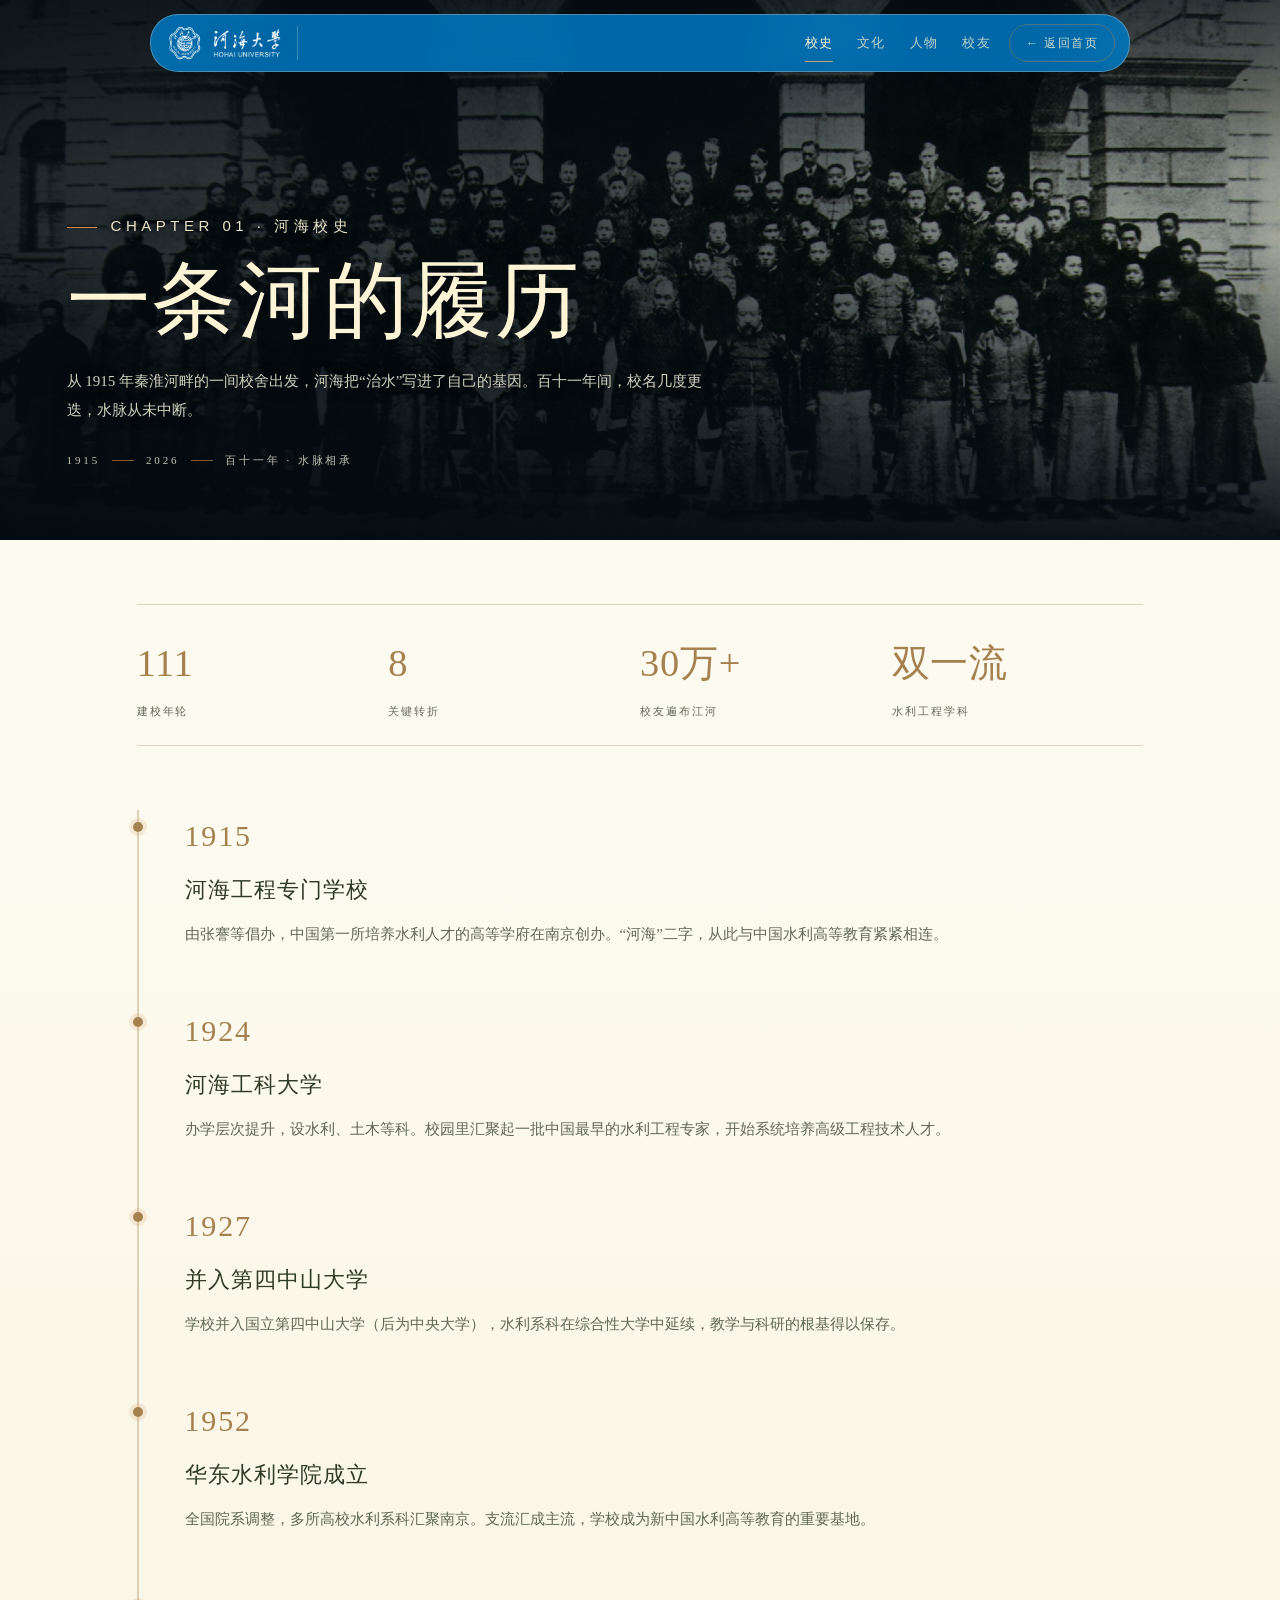
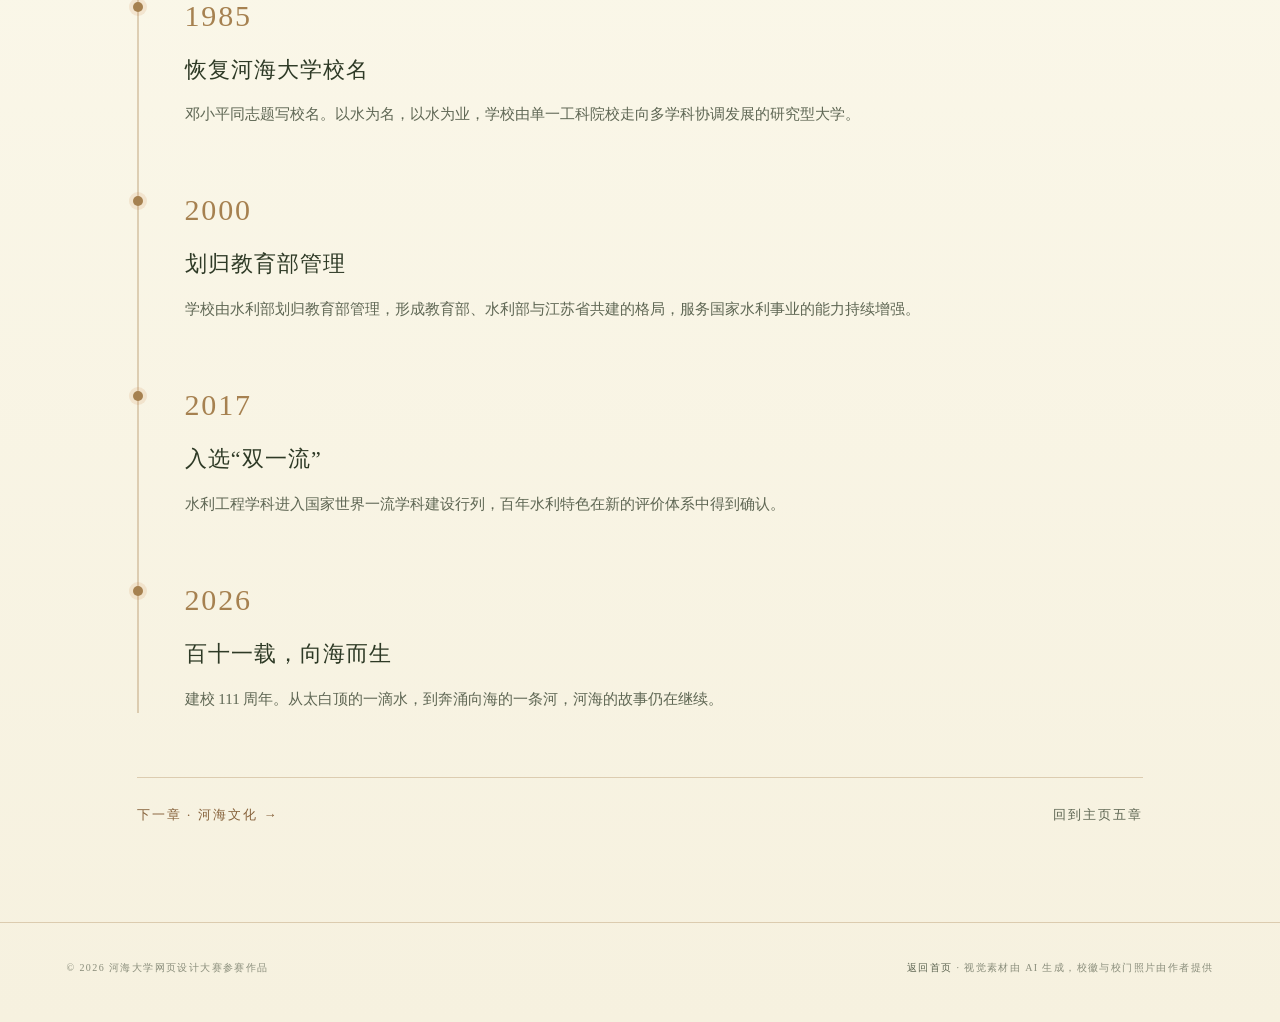
<file: detail.html>
﻿<!DOCTYPE html>
<html lang="zh-CN">
<head>
<meta charset="UTF-8">
<meta name="viewport" content="width=device-width, initial-scale=1, viewport-fit=cover">
<title>河海大学 · 详情</title>
<meta name="description" content="河海大学百十一年校史、河海文化、师者与校友的详细故事。">
<meta name="theme-color" content="#06131c">
<link rel="icon" href="assets/img/emblem.png" type="image/png">
<link rel="stylesheet" href="assets/css/style.css?v=20261107">
<link rel="stylesheet" href="assets/css/ripple-ui.css">
</head>
<body class="detail-page">

<header class="site-head detail-head" id="siteHead">
  <a class="brand" href="index.html" aria-label="河海大学 首页">
    <img class="brand-seal" src="assets/img/emblem-white.png" alt="" aria-hidden="true">
    <img class="brand-lockup" src="assets/img/lockup-white.png" alt="河海大学 HOHAI UNIVERSITY">
  </a>
  <nav class="detail-nav" aria-label="详情导航">
    <a href="detail.html?section=history" data-sec="history">校史</a>
    <a href="detail.html?section=culture" data-sec="culture">文化</a>
    <a href="detail.html?section=people" data-sec="people">人物</a>
    <a href="detail.html?section=alumni" data-sec="alumni">校友</a>
  </nav>
  <a class="detail-back" href="index.html">← 返回首页</a>
</header>

<main class="detail-main">

  <!-- ============ 校史 ============ -->
  <article class="detail" data-section="history">
    <div class="detail-hero" style="background-image:linear-gradient(to bottom, rgba(3,11,17,.55), rgba(3,11,17,.35) 45%, rgba(3,11,17,.96) 100%), url('assets/img/detail-history-hero.png')">
      <div class="detail-hero-inner">
        <p class="eyebrow">CHAPTER 01 · 河海校史</p>
        <h1>一条河的履历</h1>
        <p class="detail-lede">从 1915 年秦淮河畔的一间校舍出发，河海把“治水”写进了自己的基因。百十一年间，校名几度更迭，水脉从未中断。</p>
        <p class="detail-meta"><span>1915</span><i></i><span>2026</span><i></i><span>百十一年 · 水脉相承</span></p>
      </div>
    </div>

    <section class="detail-body">
      <div class="detail-stats">
        <div><b>111</b><span>建校年轮</span></div>
        <div><b>8</b><span>关键转折</span></div>
        <div><b>30万+</b><span>校友遍布江河</span></div>
        <div><b>双一流</b><span>水利工程学科</span></div>
      </div>

      <div class="timeline">
        <div class="tl-item">
          <p class="tl-year">1915</p>
          <h3>河海工程专门学校</h3>
          <p>由张謇等倡办，中国第一所培养水利人才的高等学府在南京创办。“河海”二字，从此与中国水利高等教育紧紧相连。</p>
        </div>
        <div class="tl-item">
          <p class="tl-year">1924</p>
          <h3>河海工科大学</h3>
          <p>办学层次提升，设水利、土木等科。校园里汇聚起一批中国最早的水利工程专家，开始系统培养高级工程技术人才。</p>
        </div>
        <div class="tl-item">
          <p class="tl-year">1927</p>
          <h3>并入第四中山大学</h3>
          <p>学校并入国立第四中山大学（后为中央大学），水利系科在综合性大学中延续，教学与科研的根基得以保存。</p>
        </div>
        <div class="tl-item">
          <p class="tl-year">1952</p>
          <h3>华东水利学院成立</h3>
          <p>全国院系调整，多所高校水利系科汇聚南京。支流汇成主流，学校成为新中国水利高等教育的重要基地。</p>
        </div>
        <div class="tl-item">
          <p class="tl-year">1985</p>
          <h3>恢复河海大学校名</h3>
          <p>邓小平同志题写校名。以水为名，以水为业，学校由单一工科院校走向多学科协调发展的研究型大学。</p>
        </div>
        <div class="tl-item">
          <p class="tl-year">2000</p>
          <h3>划归教育部管理</h3>
          <p>学校由水利部划归教育部管理，形成教育部、水利部与江苏省共建的格局，服务国家水利事业的能力持续增强。</p>
        </div>
        <div class="tl-item">
          <p class="tl-year">2017</p>
          <h3>入选“双一流”</h3>
          <p>水利工程学科进入国家世界一流学科建设行列，百年水利特色在新的评价体系中得到确认。</p>
        </div>
        <div class="tl-item">
          <p class="tl-year">2026</p>
          <h3>百十一载，向海而生</h3>
          <p>建校 111 周年。从太白顶的一滴水，到奔涌向海的一条河，河海的故事仍在继续。</p>
        </div>
      </div>

      <div class="detail-foot-nav">
        <a class="detail-next" href="detail.html?section=culture">下一章 · 河海文化 <span aria-hidden="true">→</span></a>
        <a class="detail-home" href="index.html#panels">回到主页五章</a>
      </div>
    </section>
  </article>

  <!-- ============ 文化 ============ -->
  <article class="detail" data-section="culture">
    <div class="detail-hero" style="background-image:linear-gradient(to bottom, rgba(3,11,17,.55), rgba(3,11,17,.3) 45%, rgba(3,11,17,.96) 100%), url('assets/img/campus-avenue.jpg?v=2')">
      <div class="detail-hero-inner">
        <p class="eyebrow">CHAPTER 02 · 河海文化</p>
        <h1>水教给我们的事</h1>
        <p class="detail-lede">一所与水有关的大学，把水的性格写进了校训、校风，也写进了一代代人的做事方式：向下扎根，向东流去。</p>
        <p class="detail-meta"><span>校训</span><i></i><span>校风</span><i></i><span>水之三德</span></p>
      </div>
    </div>

    <section class="detail-body">
      <div class="detail-stats">
        <div><b>4</b><span>句校训</span></div>
        <div><b>4</b><span>字校风</span></div>
        <div><b>3</b><span>水之品格</span></div>
        <div><b>111</b><span>年一以贯之</span></div>
      </div>

      <div class="detail-grid motto-grid">
        <div class="motto-card"><span>01</span><h3>艰苦朴素</h3><p>像水一样不择细流、不嫌低处。把日子过得简单，把学问做得扎实。</p></div>
        <div class="motto-card"><span>02</span><h3>实事求是</h3><p>水文没有侥幸。每一组数据、每一张图纸，都要经得起洪水的检验。</p></div>
        <div class="motto-card"><span>03</span><h3>严格要求</h3><p>堤坝差一厘米，可能就是一座城。对工程苛刻，是对生命负责。</p></div>
        <div class="motto-card"><span>04</span><h3>勇于探索</h3><p>河有未至之处，海有未知之深。治水的人，永远在向新的水域出发。</p></div>
      </div>

      <h2 class="detail-sub">校风 · 团结 爱国 严谨 朴实</h2>
      <p class="detail-p">“团结”是万千人心往一处想，“爱国”是把所学交给这片土地，“严谨”是把每个数据算到底，“朴实”是把功劳留给江河。八个字，写尽了河海人的行事底色。</p>

      <h2 class="detail-sub">水之三德</h2>
      <div class="detail-grid water-grid">
        <div class="water-card"><h3>水之德</h3><p>利万物而不争。水润泽两岸，却从不居功。河海人做事，也讲一个“润物无声”。</p></div>
        <div class="water-card"><h3>水之志</h3><p>河出伏流，一泻千里。认准了方向，就穿过山谷与平原，奔向大海。</p></div>
        <div class="water-card"><h3>水之恒</h3><p>滴水穿石，非一日之功。百十一年的校史，本身就是一条缓慢而坚定的河。</p></div>
      </div>

      <div class="detail-foot-nav">
        <a class="detail-next" href="detail.html?section=people">下一章 · 河海人物 <span aria-hidden="true">→</span></a>
        <a class="detail-home" href="index.html#panels">回到主页五章</a>
      </div>
    </section>
  </article>

  <!-- ============ 人物 ============ -->
  <article class="detail" data-section="people">
    <div class="detail-hero" style="background-image:linear-gradient(to bottom, rgba(3,11,17,.6), rgba(3,11,17,.3) 45%, rgba(3,11,17,.96) 100%), url('assets/img/campus-library.jpg?v=2')">
      <div class="detail-hero-inner">
        <p class="eyebrow">CHAPTER 03 · 河海人物</p>
        <h1>把名字写进江河</h1>
        <p class="detail-lede">一所大学的气质，最终由人来定义。倡办者、师者、学子，他们在不同的年代，做了同一件事：让水更好地流过人间。</p>
        <p class="detail-meta"><span>倡办</span><i></i><span>师者</span><i></i><span>求索者</span></p>
      </div>
    </div>

    <section class="detail-body">
      <div class="detail-grid person-grid">
        <div class="person-card">
          <p class="person-role">倡办者 · 清末状元 · 实业家</p>
          <h3>张謇</h3>
          <p>以实业救国、教育救国为己任。1915 年，他推动创办河海工程专门学校，让“治水”第一次成为中国高等教育的专门学问。</p>
        </div>
        <div class="person-card">
          <p class="person-role">水利科学家 · 中国科学院院士</p>
          <h3>严恺</h3>
          <p>中国河口海岸工程的开创者之一。长期主持河海工作，把论文写在长江口与海岸线上，为学校的水利特色奠定了学科根基。</p>
        </div>
        <div class="person-card">
          <p class="person-role">力学家 · 中国科学院院士</p>
          <h3>徐芝纶</h3>
          <p>中国弹性力学与工程力学教育的奠基人之一。他所著的《弹性力学》影响了几代工科学子，也让河海的力学讲台闻名全国。</p>
        </div>
        <div class="person-card">
          <p class="person-role">河海早期学子 · 无产阶级革命家</p>
          <h3>张闻天</h3>
          <p>曾就读于河海工程专门学校。从水利课堂走向更广阔的中国，他的求索与担当，是河海“水之子”精神的另一种注脚。</p>
        </div>
      </div>

      <div class="detail-foot-nav">
        <a class="detail-next" href="detail.html?section=alumni">下一章 · 杰出校友 <span aria-hidden="true">→</span></a>
        <a class="detail-home" href="index.html#panels">回到主页五章</a>
      </div>
    </section>
  </article>

  <!-- ============ 校友 ============ -->
  <article class="detail" data-section="alumni">
    <div class="detail-hero" style="background-image:linear-gradient(to bottom, rgba(3,11,17,.55), rgba(3,11,17,.3) 45%, rgba(3,11,17,.96) 100%), url('assets/img/sea.jpg')">
      <div class="detail-hero-inner">
        <p class="eyebrow">CHAPTER 04 · 杰出校友</p>
        <h1>从河出发，抵达海</h1>
        <p class="detail-lede">三十万校友，沿着江河湖海散开。他们把河海的校训带到了大坝、海岸、实验室与更远的地方。</p>
        <p class="detail-meta"><span>30万+</span><i></i><span>30余位院士</span><i></i><span>111年</span></p>
      </div>
    </div>

    <section class="detail-body">
      <div class="detail-stats">
        <div><b>30万+</b><span>校友</span></div>
        <div><b>30余位</b><span>两院院士</span></div>
        <div><b>111</b><span>年育人</span></div>
        <div><b>∞</b><span>流向远方</span></div>
      </div>

      <div class="detail-grid alumni-grid">
        <div class="alumni-card">
          <span class="alumni-tag">中国工程院院士</span>
          <h3>沈珠江</h3>
          <p>岩土工程专家。长期从事土力学与岩土工程研究，在软土工程、土动力特性等方向取得重要成果，把河海的名字带进国家重大工程。</p>
        </div>
        <div class="alumni-card">
          <span class="alumni-tag">中国工程院院士</span>
          <h3>张建云</h3>
          <p>水文水资源专家。长期从事水文预报与防洪减灾研究，曾任南京水利科学研究院院长，为流域防洪与水资源管理提供关键支撑。</p>
        </div>
        <div class="alumni-card">
          <span class="alumni-tag">中国工程院院士</span>
          <h3>钮新强</h3>
          <p>水利水电工程专家。参与三峡、南水北调等国家重大工程设计，把河海人“严谨、朴实”的作风写进世纪工程。</p>
        </div>
      </div>

      <p class="detail-p alumni-note">还有更多没有署名的人：守在大坝上的工程师，跑在汛期的水文人，站在讲台上的教师。他们的名字不一定被记住，但他们参与塑造了今天中国的江河。</p>

      <div class="detail-foot-nav">
        <a class="detail-next" href="index.html#panels">回到主页 · 五章 <span aria-hidden="true">→</span></a>
        <a class="detail-home" href="index.html">回到开屏</a>
      </div>
    </section>
  </article>

</main>

<footer class="detail-footer">
  <p>© 2026 河海大学网页设计大赛参赛作品</p>
  <p><a href="index.html">返回首页</a> · 视觉素材由 AI 生成，校徽与校门照片由作者提供</p>
</footer>

<script>
(function () {
  'use strict';
  var params = new URLSearchParams(window.location.search);
  var sec = params.get('section') || 'history';
  var arts = Array.prototype.slice.call(document.querySelectorAll('.detail'));
  var found = null;
  arts.forEach(function (a) {
    if (a.getAttribute('data-section') === sec) found = a;
  });
  if (!found) found = arts[0];
  found.classList.add('is-active');

  Array.prototype.forEach.call(document.querySelectorAll('.detail-nav a[data-sec]'), function (a) {
    if (a.getAttribute('data-sec') === found.getAttribute('data-section')) a.classList.add('is-current');
  });

  var head = document.getElementById('siteHead');
  function onScroll() {
    if (head) head.classList.toggle('is-scrolled', window.scrollY > 30);
  }
  onScroll();
  window.addEventListener('scroll', onScroll, { passive: true });
})();
</script>
</body>
</html>
</file>
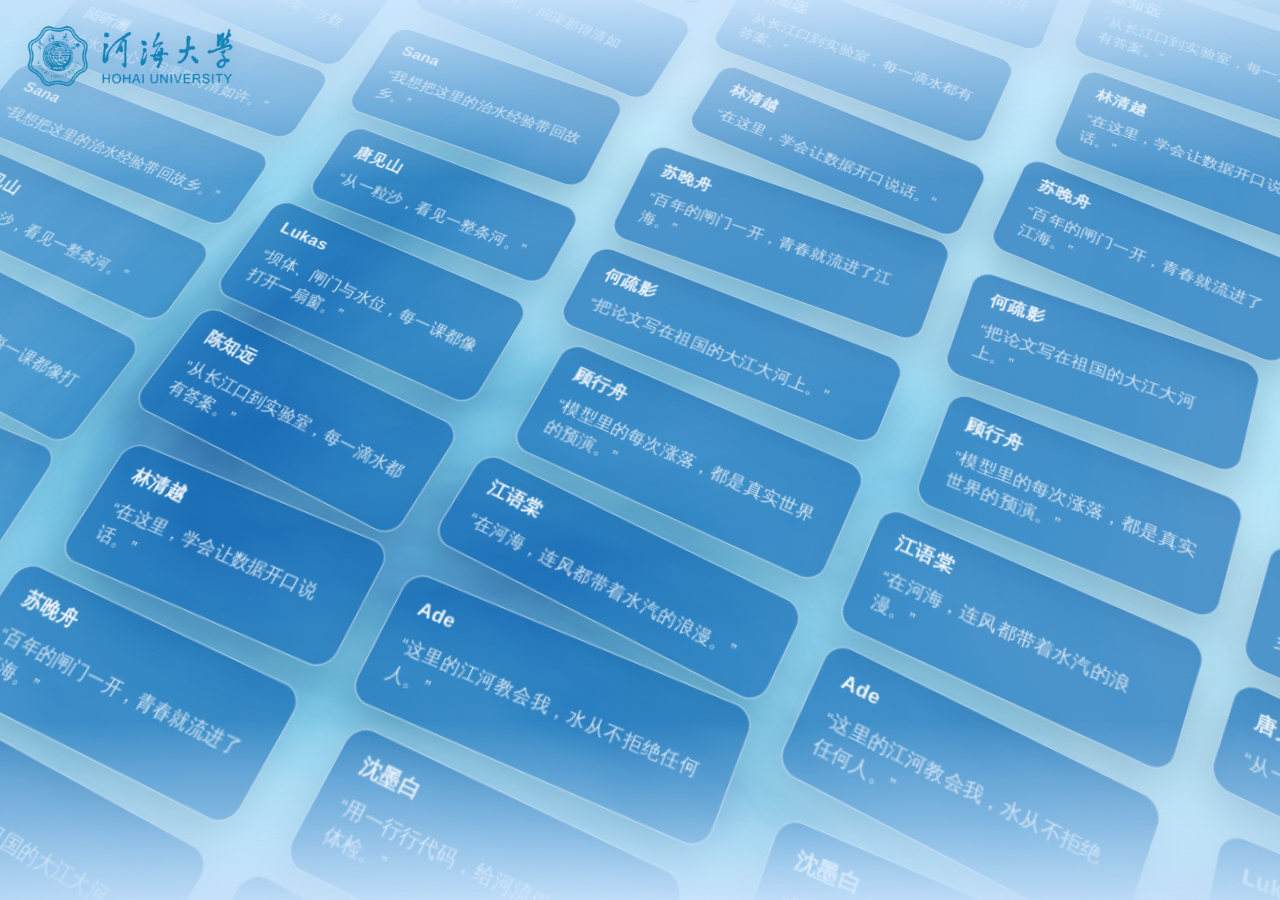
<file: guestbook.html>
<!DOCTYPE html>
<html lang="zh-CN">
<head>
<meta charset="UTF-8">
<meta name="viewport" content="width=device-width, initial-scale=1">
<title>河海 · 3D 证言墙</title>
<style>
  :root {
    --bg-center: #EAF5FF;
    --bg-mid: #CFE8FF;
    --bg-edge: #B4DAFA;
    --bg-deep: #9ECBF0;
    --card-bg: rgba(0, 91, 172, .6);
    --card-line: rgba(255, 255, 255, .6);
    --card-line-hover: rgba(255, 255, 255, .92);
    --text: #E9F1FA;
    --text-dim: #8FA9C4;
    --accent: #6FC8FF;
    --font: "Noto Sans SC", "PingFang SC", "Microsoft YaHei", "Hiragino Sans GB", sans-serif;
  }

  * { box-sizing: border-box; }

  html, body {
    height: 100%;
    margin: 0;
    overflow: hidden;
    background: radial-gradient(120% 90% at 50% 32%,
      var(--bg-center) 0%,
      var(--bg-mid) 34%,
      var(--bg-edge) 66%,
      var(--bg-deep) 100%);
    font-family: var(--font);
    color: var(--text);
  }

  /* 极细噪点，让蓝色背景有质感 */
  body::before {
    content: "";
    position: fixed;
    inset: 0;
    pointer-events: none;
    opacity: .035;
    z-index: 9;
    background-image: url("data:image/svg+xml;utf8,<svg xmlns='http://www.w3.org/2000/svg' width='160' height='160'><filter id='n'><feTurbulence type='fractalNoise' baseFrequency='0.85' numOctaves='2'/></filter><rect width='160' height='160' filter='url(%23n)' opacity='0.9'/></svg>");
  }

  /* 左上角校徽与校名：固定层级高于卡片墙与渐隐层，滚动时不会被遮挡 */
  .brand {
    position: fixed;
    top: 24px;
    left: 26px;
    z-index: 10;
    display: flex;
    align-items: center;
    text-decoration: none;
  }

  .brand img {
    width: auto;
    height: 64px;
    display: block;
    filter: drop-shadow(0 4px 10px rgba(0, 60, 120, .2));
  }

  /* WebGL 海浪背景，铺在渐变底层之上、卡片墙之下 */
  #bg-canvas {
    position: fixed;
    inset: 0;
    width: 100%;
    height: 100%;
    display: block;
    z-index: 0;
    pointer-events: none;
  }

  .stage {
    position: fixed;
    inset: 0;
    display: grid;
    place-items: center;
    perspective: 1300px;
    perspective-origin: 50% 42%;
  }

  .wall {
    --mx: 0px;
    --my: 0px;
    display: flex;
    align-items: flex-start; /* 列高必须等于自身内容高度，-50% 循环位移才能严丝合缝 */
    gap: 28px;
    transform:
      translate3d(calc(-70px + var(--mx)), calc(-50px + var(--my)), 0)
      rotateX(26deg)
      rotateZ(25deg)
      scale(1.6);
    transform-style: preserve-3d;
    opacity: 0;
    transition: opacity .9s ease;
    will-change: transform;
  }

  .wall.is-ready { opacity: 1; }

  .col {
    flex: 0 0 auto;
    width: var(--w, 300px);
    animation: drift var(--dur, 26s) linear infinite;
    animation-delay: var(--delay, 0s);
    --rot: 10deg;
    will-change: transform;
    transform-origin: 50% 50%;
  }

  /* 两侧列做轻微景深处理 */
  .col:first-child, .col:last-child {
    filter: blur(.7px);
    opacity: .88;
  }

  .col:hover { animation-play-state: paused; }

  /* 列整体旋转后沿本地 Y 轴平移，视觉上就是右上方 → 左下方的斜向流动 */
  @keyframes drift {
    from { transform: rotate(var(--rot)) translate3d(0, -50%, 0); }
    to   { transform: rotate(var(--rot)) translate3d(0, 0, 0); }
  }

  .card {
    position: relative;
    padding: 16px 20px 18px;
    margin-bottom: 18px;
    border: 1px solid var(--card-line);
    border-radius: 18px;
    background: var(--card-bg);
    box-shadow: 0 18px 38px rgba(0, 40, 80, .26);
    transform: rotateY(var(--ry, 0deg)) rotateZ(var(--rz, 0deg)) scale(var(--s, 1));
    transition: transform .35s ease, border-color .35s ease, background .35s ease, box-shadow .35s ease;
    transform-style: preserve-3d;
  }

  .card:nth-child(3n + 2) {
    margin-left: 20px;
    width: calc(100% - 20px);
  }

  .card:nth-child(4n + 3) {
    margin-right: 16px;
    width: calc(100% - 16px);
  }

  .card:hover {
    --s: 1.045;
    border-color: var(--card-line-hover);
    background: rgba(0, 91, 172, .72);
    box-shadow: 0 26px 54px rgba(0, 30, 70, .3), 0 0 0 1px rgba(255, 255, 255, .45) inset;
  }

  .name {
    margin: 0;
    font-size: 17px;
    font-weight: 600;
    letter-spacing: .3px;
    line-height: 1.3;
    color: #F2F7FC;
  }

  .quote {
    margin: 10px 0 0;
    font-size: 15.5px;
    line-height: 1.55;
    color: #DCE8F4;
    letter-spacing: .2px;
  }

  /* 上下 / 四周渐隐，避免边缘生硬截断 */
  .fade {
    position: fixed;
    left: 0;
    right: 0;
    height: 20vh;
    pointer-events: none;
    z-index: 5;
  }

  .fade-top {
    top: 0;
    background: linear-gradient(to bottom, rgba(207, 232, 255, .9), rgba(207, 232, 255, .45) 45%, transparent);
  }

  .fade-bottom {
    bottom: 0;
    background: linear-gradient(to top, rgba(207, 232, 255, .9), rgba(207, 232, 255, .45) 45%, transparent);
  }

  .vignette {
    position: fixed;
    inset: 0;
    pointer-events: none;
    z-index: 6;
    background: radial-gradient(115% 95% at 50% 48%, transparent 52%, rgba(110, 168, 214, .32) 100%);
  }

  @media (max-width: 1024px) {
    .wall { gap: 22px; scale: 1; }
    .col:nth-child(n + 5) { display: none; }
    .col { width: 44vw; }
  }

  @media (max-width: 640px) {
    .brand { top: 14px; left: 14px; }
    .brand img { height: 46px; width: auto; }
    .wall { scale: .9; }
    .col:nth-child(n + 3) { display: none; }
    .col { width: 78vw; }
    .quote { font-size: 14.5px; }
  }
  

  /* 站内嵌入模式：隐藏背景/渐隐，缩小卡片密度，适配留言板块（校徽保留） */
  body.embed::before,
  body.embed #bg-canvas,
  body.embed .fade,
  body.embed .vignette { display: none; }
  body.embed .brand { top: 14px; left: 16px; }
  body.embed .brand img {
    height: 40px;
    filter: drop-shadow(0 3px 8px rgba(0, 60, 120, .22));
  }
  html.embed { background: #eaf5ff; }
  body.embed {
    background: radial-gradient(120% 90% at 50% 30%,
      #eaf5ff 0%, #cfe8ff 45%, #b4dafa 100%);
  }
  body.embed .stage { position: absolute; inset: 0; perspective: 900px; }
  body.embed .wall {
    gap: 18px;
    opacity: 1 !important;
    transition: none !important;
    transform: translate3d(-140px, -40px, 0) rotateX(26deg) rotateZ(25deg) scale(1.3);
  }
  body.embed .col { width: 210px; }
  body.embed .card {
    padding: 14px 15px;
    border-radius: 14px;
    background: rgba(0, 91, 172, .88) !important;
  }
  body.embed .card:hover { background: rgba(0, 108, 200, .96) !important; }
  /* 嵌入模式削减开销：去掉边缘列模糊与重投影，只保留轻量阴影 */
  body.embed .col:first-child,
  body.embed .col:last-child { filter: none; opacity: 1; }
  body.embed .card { box-shadow: 0 6px 16px rgba(0, 40, 80, .16); }
  /* 压平 3D 承载面：列动画交给合成线程，避免每帧重投影几十张卡片 */
  body.embed .wall { transform-style: flat; }
  body.embed .card {
    transform: rotate(var(--rz, 0deg));
    transform-style: flat;
    transition: background .2s ease, border-color .2s ease;
  }
  body.embed .card:hover {
    transform: rotate(var(--rz, 0deg)) scale(1.02);
  }
  /* 不在留言块时暂停列动画 */
  .wall.is-paused .col { animation-play-state: paused; }
  body.embed .name { font-size: 13.5px; }
  body.embed .quote { font-size: 12.5px; }
</style>
</head>
<body>
  <canvas id="bg-canvas" aria-hidden="true"></canvas>
  <a class="brand" href="index.html" aria-label="河海大学">
    <img src="assets/img/brand-lockup.png" alt="河海大学校徽与校名">
  </a>
  <main class="stage">
    <div class="wall" id="wall" aria-label="河海大学证言墙"></div>
  </main>
  <div class="fade fade-top" aria-hidden="true"></div>
  <div class="fade fade-bottom" aria-hidden="true"></div>
  <div class="vignette" aria-hidden="true"></div>

<script>
  var EMBED = /[?&]embed=1/.test(location.search);
  if (EMBED) {
    document.documentElement.classList.add('embed');
    document.body.classList.add('embed');
  }
  var QUOTES = [
    { name: "陈知远", quote: "从长江口到实验室，每一滴水都有答案。" },
    { name: "林清越", quote: "在这里，学会让数据开口说话。" },
    { name: "苏晚舟", quote: "百年的闸门一开，青春就流进了江海。" },
    { name: "何疏影", quote: "把论文写在祖国的大江大河上。" },
    { name: "顾行舟", quote: "模型里的每次涨落，都是真实世界的预演。" },
    { name: "江语棠", quote: "在河海，连风都带着水汽的浪漫。" },
    { name: "Ade", quote: "这里的江河教会我，水从不拒绝任何人。" },
    { name: "沈墨白", quote: "用一行行代码，给河流做一次数字体检。" },
    { name: "陆听澜", quote: "治水先治心，问渠那得清如许。" },
    { name: "Sana", quote: "我想把这里的治水经验带回故乡。" },
    { name: "唐见山", quote: "从一粒沙，看见一整条河。" },
    { name: "Lukas", quote: "坝体、闸门与水位，每一课都像打开一扇窗。" }
  ];

  var COLUMNS = [
    /* 整墙 rotateZ 45°，列内竖直滚动在屏幕上即为右上方 → 左下方 45° 斜流；8 列保证旋转后铺满全屏 */
    { width: 300, dur: 26, delay: -4, offset: 0, shift: -70, rot: 0 },
    { width: 278, dur: 20, delay: -11, offset: 3, shift: 30, rot: 0 },
    { width: 312, dur: 24, delay: -7, offset: 6, shift: -120, rot: 0 },
    { width: 286, dur: 30, delay: -16, offset: 9, shift: 80, rot: 0 },
    { width: 294, dur: 22, delay: -9, offset: 1, shift: -30, rot: 0 },
    { width: 272, dur: 28, delay: -21, offset: 4, shift: 110, rot: 0 },
    { width: 306, dur: 25, delay: -13, offset: 7, shift: -90, rot: 0 },
    { width: 284, dur: 19, delay: -2, offset: 10, shift: 50, rot: 0 },
    { width: 296, dur: 27, delay: -6, offset: 2, shift: -50, rot: 0 },
    { width: 280, dur: 21, delay: -15, offset: 5, shift: 90, rot: 0 }
  ];

  /* 站内嵌入只保留四列、六条证言，避免旋转后被窄容器裁掉 */
  if (EMBED) {
    COLUMNS = COLUMNS.slice(0, 4);
    QUOTES = QUOTES.slice(0, 6);
  }

  function makeCard(item, index) {
    var card = document.createElement("article");
    card.className = "card";
    /* 轻微随机倾斜，像贴在墙上的便签 */
    card.style.setProperty("--ry", ((index % 5) - 2) * 3 + "deg");
    card.style.setProperty("--rz", ((index % 4) - 1.5) * 1.6 + "deg");

    var name = document.createElement("h3");
    name.className = "name";
    name.textContent = item.name;

    var quote = document.createElement("p");
    quote.className = "quote";
    quote.textContent = "“" + item.quote + "”";

    card.appendChild(name);
    card.appendChild(quote);
    return card;
  }

  var wall = document.getElementById("wall");

  COLUMNS.forEach(function (spec) {
    var col = document.createElement("div");
    col.className = "col";
    col.style.setProperty("--w", spec.width + "px");
    col.style.setProperty("--dur", spec.dur + "s");
    col.style.setProperty("--delay", spec.delay + "s");
    col.style.setProperty("--rot", spec.rot + "deg");
    col.style.marginTop = spec.shift + "px";

    /* 每列从不同位置开始，避免左右出现重复卡片；复制两份配合 -50% 位移实现无缝循环 */
    var ordered = QUOTES.slice(spec.offset).concat(QUOTES.slice(0, spec.offset));
    for (var copy = 0; copy < 2; copy++) {
      ordered.forEach(function (item, i) {
        col.appendChild(makeCard(item, i + spec.width));
      });
    }
    wall.appendChild(col);
  });

  requestAnimationFrame(function () { wall.classList.add("is-ready"); });

  /* 由主站通知暂停/恢复：不在留言块时停止列动画 */
  window.addEventListener("message", function (e) {
    if (e.data === "wall:pause") wall.classList.add("is-paused");
    else if (e.data === "wall:resume") wall.classList.remove("is-paused");
  });

  /* 鼠标视差：整墙反向轻微位移（嵌入模式关闭，避免整墙每帧重绘） */
  if (!EMBED && !window.matchMedia("(prefers-reduced-motion: reduce)").matches) {
    var tx = 0, ty = 0, cx = 0, cy = 0, ticking = false;

    function render() {
      cx += (tx - cx) * .08;
      cy += (ty - cy) * .08;
      wall.style.setProperty("--mx", cx.toFixed(2) + "px");
      wall.style.setProperty("--my", cy.toFixed(2) + "px");
      if (Math.abs(tx - cx) > .1 || Math.abs(ty - cy) > .1) {
        requestAnimationFrame(render);
      } else {
        ticking = false;
      }
    }

    window.addEventListener("pointermove", function (e) {
      tx = (e.clientX / window.innerWidth - .5) * -8;
      ty = (e.clientY / window.innerHeight - .5) * -5;
      if (!ticking) {
        ticking = true;
        requestAnimationFrame(render);
      }
    }, { passive: true });
  }
</script>

<script>
/* 海浪背景：WebGL2 域扭曲 + fbm 噪声，取自 WavyBackground 组件（同参数、同色板） */
(function () {
  var canvas = document.getElementById("bg-canvas");
  if (!canvas || EMBED) return; /* 嵌入模式不渲染背景，直接使用 CSS 浅蓝渐变 */

  var gl = canvas.getContext("webgl2", { alpha: true });
  if (!gl) return; /* 不支持 WebGL2 时沿用 CSS 渐变背景 */

  /* 浅蓝色板：最暗一档 alpha=0，透出底层浅蓝渐变 */
  var SEA_COLORS = [
    [0.18, 0.45, 0.70], [0.22, 0.50, 0.74], [0.26, 0.55, 0.78], [0.30, 0.60, 0.81],
    [0.34, 0.65, 0.84], [0.38, 0.70, 0.87], [0.42, 0.74, 0.89], [0.46, 0.78, 0.91],
    [0.50, 0.81, 0.93], [0.55, 0.84, 0.95], [0.60, 0.87, 0.97], [0.65, 0.89, 0.98],
    [0.70, 0.91, 0.99], [0.75, 0.93, 0.99], [0.80, 0.95, 1.00], [0.85, 0.96, 1.00],
    [0.89, 0.97, 1.00], [0.92, 0.98, 1.00], [0.95, 0.99, 1.00], [0.97, 1.00, 1.00]
  ];

  var paletteSrc = SEA_COLORS.map(function (c) {
    return "vec3(" + c[0] + ", " + c[1] + ", " + c[2] + ")";
  }).join(",\n  ");

  var FS = [
    "#version 300 es",
    "precision highp float;",
    "out vec4 outColor;",
    "uniform vec2 uResolution;",
    "uniform float uTime;",
    "#define NUM_COLORS 20",
    "vec3 seaColors[NUM_COLORS] = vec3[](",
    "  " + paletteSrc,
    ");",
    "vec3 permute(vec3 x) { return mod(((x * 34.0) + 1.0) * x, 289.0); }",
    "float noise2D(vec2 v) {",
    "  const vec4 C = vec4(0.211324865405187, 0.366025403784439, -0.577350269189626, 0.024390243902439);",
    "  vec2 i = floor(v + dot(v, C.yy));",
    "  vec2 x0 = v - i + dot(i, C.xx);",
    "  vec2 i1 = (x0.x > x0.y) ? vec2(1.0, 0.0) : vec2(0.0, 1.0);",
    "  vec4 x12 = x0.xyxy + C.xxzz;",
    "  x12.xy -= i1;",
    "  i = mod(i, 289.0);",
    "  vec3 p = permute(permute(i.y + vec3(0.0, i1.y, 1.0)) + i.x + vec3(0.0, i1.x, 1.0));",
    "  vec3 m = max(0.5 - vec3(dot(x0, x0), dot(x12.xy, x12.xy), dot(x12.zw, x12.zw)), 0.0);",
    "  m = m * m;",
    "  m = m * m;",
    "  vec3 x = 2.0 * fract(p * C.www) - 1.0;",
    "  vec3 h = abs(x) - 0.5;",
    "  vec3 ox = floor(x + 0.5);",
    "  vec3 a0 = x - ox;",
    "  m *= 1.792843 - 0.853734 * (a0 * a0 + h * h);",
    "  vec3 g;",
    "  g.x = a0.x * x0.x + h.x * x0.y;",
    "  g.yz = a0.yz * x12.xz + h.yz * x12.yw;",
    "  return 130.0 * dot(m, g);",
    "}",
    "float fbm(vec2 st) {",
    "  float value = 0.0;",
    "  float amplitude = 0.5;",
    "  float freq = 1.0;",
    "  for (int i = 0; i < 10; i++) {",
    "    value += amplitude * noise2D(st * freq);",
    "    freq *= 2.0;",
    "    amplitude *= 0.5;",
    "  }",
    "  return value;",
    "}",
    "void main() {",
    "  vec2 uv = (gl_FragCoord.xy / uResolution.xy) * 2.0 - 1.0;",
    "  uv.x *= uResolution.x / uResolution.y;",
    "  uv *= 0.3;",
    "  float t = uTime * 0.25;",
    "  float waveAmp = 0.2 + 0.15 * noise2D(vec2(t, 27.7));",
    "  uv.x += waveAmp * sin(uv.y * 4.0 + t);",
    "  uv.y += waveAmp * sin(uv.x * 4.0 - t);",
    "  float r = length(uv);",
    "  float angle = atan(uv.y, uv.x);",
    "  float swirlStrength = 1.2 * (1.0 - smoothstep(0.0, 1.0, r));",
    "  angle += swirlStrength * sin(uTime + r * 5.0);",
    "  uv = vec2(cos(angle), sin(angle)) * r;",
    "  float n = fbm(uv);",
    "  n += 0.2 * sin(t + n * 3.0);",
    "  float noiseVal = 0.5 * (n + 1.0);",
    "  float idx = clamp(noiseVal, 0.0, 1.0) * float(NUM_COLORS - 1);",
    "  int iLow = int(floor(idx));",
    "  int iHigh = int(min(float(iLow + 1), float(NUM_COLORS - 1)));",
    "  float f = fract(idx);",
    "  vec3 color = mix(seaColors[iLow], seaColors[iHigh], f);",
    "  outColor = (iLow == 0 && iHigh == 0) ? vec4(color, 0.0) : vec4(color, 1.0);",
    "}"
  ].join("\n");

  var VS = [
    "#version 300 es",
    "precision mediump float;",
    "in vec2 aPosition;",
    "void main() { gl_Position = vec4(aPosition, 0.0, 1.0); }"
  ].join("\n");

  function compile(type, src) {
    var shader = gl.createShader(type);
    gl.shaderSource(shader, src);
    gl.compileShader(shader);
    if (!gl.getShaderParameter(shader, gl.COMPILE_STATUS)) {
      console.error("shader error:", gl.getShaderInfoLog(shader));
      gl.deleteShader(shader);
      return null;
    }
    return shader;
  }

  var vs = compile(gl.VERTEX_SHADER, VS);
  var fs = compile(gl.FRAGMENT_SHADER, FS);
  if (!vs || !fs) return;

  var program = gl.createProgram();
  gl.attachShader(program, vs);
  gl.attachShader(program, fs);
  gl.linkProgram(program);
  if (!gl.getProgramParameter(program, gl.LINK_STATUS)) {
    console.error("link error:", gl.getProgramInfoLog(program));
    return;
  }

  gl.enable(gl.BLEND);
  gl.blendFunc(gl.SRC_ALPHA, gl.ONE_MINUS_SRC_ALPHA);
  gl.clearColor(0, 0, 0, 0);
  gl.useProgram(program);

  var vao = gl.createVertexArray();
  gl.bindVertexArray(vao);
  var vbo = gl.createBuffer();
  gl.bindBuffer(gl.ARRAY_BUFFER, vbo);
  gl.bufferData(gl.ARRAY_BUFFER, new Float32Array([
    -1, -1, 1, -1, -1, 1,
    -1, 1, 1, -1, 1, 1
  ]), gl.STATIC_DRAW);
  var aPos = gl.getAttribLocation(program, "aPosition");
  gl.enableVertexAttribArray(aPos);
  gl.vertexAttribPointer(aPos, 2, gl.FLOAT, false, 0, 0);

  var uResolution = gl.getUniformLocation(program, "uResolution");
  var uTime = gl.getUniformLocation(program, "uTime");
  var startTime = performance.now();

  function resize() {
    var dpr = Math.min(window.devicePixelRatio || 1, 1.5);
    canvas.width = Math.floor(window.innerWidth * dpr);
    canvas.height = Math.floor(window.innerHeight * dpr);
    gl.viewport(0, 0, canvas.width, canvas.height);
  }

  function frame() {
    gl.clear(gl.COLOR_BUFFER_BIT);
    gl.useProgram(program);
    gl.bindVertexArray(vao);
    gl.uniform2f(uResolution, canvas.width, canvas.height);
    gl.uniform1f(uTime, (performance.now() - startTime) * 0.001);
    gl.drawArrays(gl.TRIANGLES, 0, 6);
    requestAnimationFrame(frame);
  }

  resize();
  frame();
  window.addEventListener("resize", resize);
})();
</script>
</body>
</html>
</file>
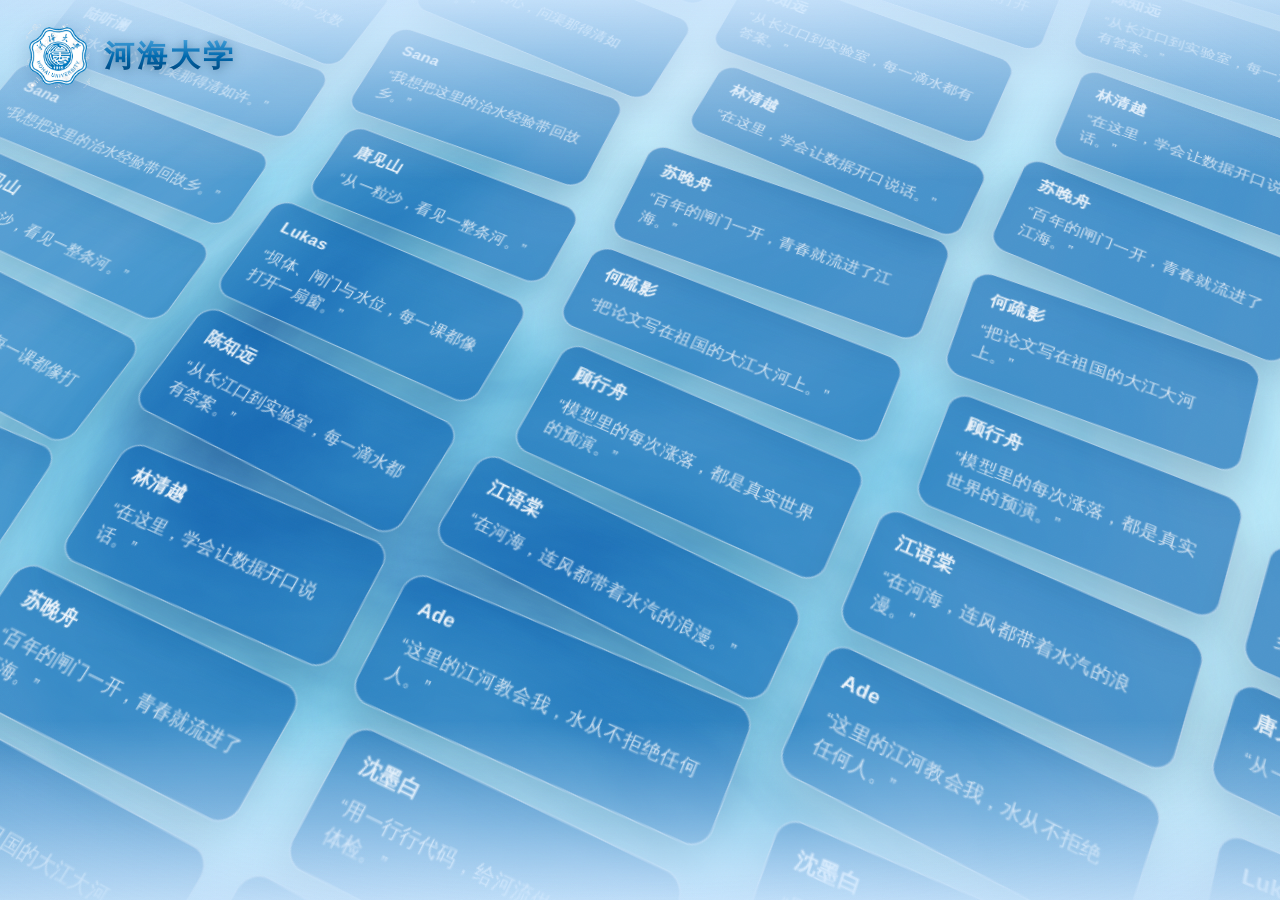
<file: wall.html>
<!DOCTYPE html>
<html lang="zh-CN">
<head>
<meta charset="UTF-8">
<meta name="viewport" content="width=device-width, initial-scale=1">
<title>河海 · 3D 证言墙</title>
<style>
  :root {
    --bg-center: #EAF5FF;
    --bg-mid: #CFE8FF;
    --bg-edge: #B4DAFA;
    --bg-deep: #9ECBF0;
    --card-bg: rgba(0, 91, 172, .6);
    --card-line: rgba(255, 255, 255, .6);
    --card-line-hover: rgba(255, 255, 255, .92);
    --text: #E9F1FA;
    --text-dim: #8FA9C4;
    --accent: #6FC8FF;
    --font: "Noto Sans SC", "PingFang SC", "Microsoft YaHei", "Hiragino Sans GB", sans-serif;
  }

  * { box-sizing: border-box; }

  html, body {
    height: 100%;
    margin: 0;
    overflow: hidden;
    background: radial-gradient(120% 90% at 50% 32%,
      var(--bg-center) 0%,
      var(--bg-mid) 34%,
      var(--bg-edge) 66%,
      var(--bg-deep) 100%);
    font-family: var(--font);
    color: var(--text);
  }

  /* 极细噪点，让蓝色背景有质感 */
  body::before {
    content: "";
    position: fixed;
    inset: 0;
    pointer-events: none;
    opacity: .035;
    z-index: 9;
    background-image: url("data:image/svg+xml;utf8,<svg xmlns='http://www.w3.org/2000/svg' width='160' height='160'><filter id='n'><feTurbulence type='fractalNoise' baseFrequency='0.85' numOctaves='2'/></filter><rect width='160' height='160' filter='url(%23n)' opacity='0.9'/></svg>");
  }

  /* 左上角校徽：固定层级高于卡片墙与渐隐层，滚动时不会被遮挡 */
  .brand {
    position: fixed;
    top: 24px;
    left: 26px;
    z-index: 10;
    display: flex;
    align-items: center;
    gap: 14px;
    text-decoration: none;
  }

  .brand img {
    width: 64px;
    height: 64px;
    display: block;
    filter: drop-shadow(0 4px 10px rgba(0, 60, 120, .2));
  }

  .brand-name {
    font-family: "华文行楷", "STXingkai", "华文隶书", "STLiti", "KaiTi", serif;
    font-size: 30px;
    font-weight: 700;
    letter-spacing: .1em;
    white-space: nowrap;
    background: linear-gradient(180deg, #4FA8E0 0%, #0069AE 50%, #003C6E 100%);
    -webkit-background-clip: text;
    background-clip: text;
    -webkit-text-fill-color: transparent;
    filter: drop-shadow(0 2px 6px rgba(0, 45, 85, .5));
  }

  /* WebGL 海浪背景，铺在渐变底层之上、卡片墙之下 */
  #bg-canvas {
    position: fixed;
    inset: 0;
    width: 100%;
    height: 100%;
    display: block;
    z-index: 0;
    pointer-events: none;
  }

  .stage {
    position: fixed;
    inset: 0;
    display: grid;
    place-items: center;
    perspective: 1300px;
    perspective-origin: 50% 42%;
  }

  .wall {
    --mx: 0px;
    --my: 0px;
    display: flex;
    align-items: flex-start; /* 列高必须等于自身内容高度，-50% 循环位移才能严丝合缝 */
    gap: 28px;
    transform:
      translate3d(calc(-70px + var(--mx)), calc(-50px + var(--my)), 0)
      rotateX(26deg)
      rotateZ(25deg)
      scale(1.6);
    transform-style: preserve-3d;
    opacity: 0;
    transition: opacity .9s ease;
    will-change: transform;
  }

  .wall.is-ready { opacity: 1; }

  .col {
    flex: 0 0 auto;
    width: var(--w, 300px);
    animation: drift var(--dur, 26s) linear infinite;
    animation-delay: var(--delay, 0s);
    --rot: 10deg;
    will-change: transform;
    transform-origin: 50% 50%;
  }

  /* 两侧列做轻微景深处理 */
  .col:first-child, .col:last-child {
    filter: blur(.7px);
    opacity: .88;
  }

  .col:hover { animation-play-state: paused; }

  /* 列整体旋转后沿本地 Y 轴平移，视觉上就是右上方 → 左下方的斜向流动 */
  @keyframes drift {
    from { transform: rotate(var(--rot)) translate3d(0, -50%, 0); }
    to   { transform: rotate(var(--rot)) translate3d(0, 0, 0); }
  }

  .card {
    position: relative;
    padding: 16px 20px 18px;
    margin-bottom: 18px;
    border: 1px solid var(--card-line);
    border-radius: 18px;
    background: var(--card-bg);
    box-shadow: 0 18px 38px rgba(0, 40, 80, .26);
    transform: rotateY(var(--ry, 0deg)) rotateZ(var(--rz, 0deg)) scale(var(--s, 1));
    transition: transform .35s ease, border-color .35s ease, background .35s ease, box-shadow .35s ease;
    transform-style: preserve-3d;
  }

  .card:nth-child(3n + 2) {
    margin-left: 20px;
    width: calc(100% - 20px);
  }

  .card:nth-child(4n + 3) {
    margin-right: 16px;
    width: calc(100% - 16px);
  }

  .card:hover {
    --s: 1.045;
    border-color: var(--card-line-hover);
    background: rgba(0, 91, 172, .72);
    box-shadow: 0 26px 54px rgba(0, 30, 70, .3), 0 0 0 1px rgba(255, 255, 255, .45) inset;
  }

  .name {
    margin: 0;
    font-size: 17px;
    font-weight: 600;
    letter-spacing: .3px;
    line-height: 1.3;
    color: #F2F7FC;
  }

  .quote {
    margin: 10px 0 0;
    font-size: 15.5px;
    line-height: 1.55;
    color: #DCE8F4;
    letter-spacing: .2px;
  }

  /* 上下 / 四周渐隐，避免边缘生硬截断 */
  .fade {
    position: fixed;
    left: 0;
    right: 0;
    height: 20vh;
    pointer-events: none;
    z-index: 5;
  }

  .fade-top {
    top: 0;
    background: linear-gradient(to bottom, rgba(207, 232, 255, .9), rgba(207, 232, 255, .45) 45%, transparent);
  }

  .fade-bottom {
    bottom: 0;
    background: linear-gradient(to top, rgba(207, 232, 255, .9), rgba(207, 232, 255, .45) 45%, transparent);
  }

  .vignette {
    position: fixed;
    inset: 0;
    pointer-events: none;
    z-index: 6;
    background: radial-gradient(115% 95% at 50% 48%, transparent 52%, rgba(110, 168, 214, .32) 100%);
  }

  @media (max-width: 1024px) {
    .wall { gap: 22px; scale: 1; }
    .col:nth-child(n + 5) { display: none; }
    .col { width: 44vw; }
  }

  @media (max-width: 640px) {
    .brand { top: 14px; left: 14px; gap: 10px; }
    .brand img { width: 46px; height: 46px; }
    .brand-name { font-size: 20px; letter-spacing: .06em; }
    .wall { scale: .9; }
    .col:nth-child(n + 3) { display: none; }
    .col { width: 78vw; }
    .quote { font-size: 14.5px; }
  }
  /* 站内嵌入模式：隐藏校徽/背景/渐隐，缩小卡片密度，适配留言板块 */
  body.embed::before,
  body.embed #bg-canvas,
  body.embed .brand,
  body.embed .fade,
  body.embed .vignette { display: none; }
  html.embed,
  body.embed { background: transparent; }
  body.embed .stage { position: absolute; inset: 0; perspective: 900px; }
  body.embed .wall {
    gap: 18px;
    opacity: 1 !important;
    transition: none !important;
    transform: translate3d(-140px, -40px, 0) rotateX(26deg) rotateZ(25deg) scale(1.3);
  }
  body.embed .col { width: 210px; }
  body.embed .card {
    padding: 14px 15px;
    border-radius: 14px;
    background: rgba(0, 91, 172, .88) !important;
  }
  body.embed .card:hover { background: rgba(0, 108, 200, .96) !important; }
  body.embed .name { font-size: 13.5px; }
  body.embed .quote { font-size: 12.5px; }

</style>
</head>
<body>
  <canvas id="bg-canvas" aria-hidden="true"></canvas>
  <a class="brand" href="index.html" aria-label="河海大学">
    <img src="assets/img/emblem.png" alt="河海大学校徽">
    <span class="brand-name">河海大学</span>
  </a>
  <main class="stage">
    <div class="wall" id="wall" aria-label="河海大学证言墙"></div>
  </main>
  <div class="fade fade-top" aria-hidden="true"></div>
  <div class="fade fade-bottom" aria-hidden="true"></div>
  <div class="vignette" aria-hidden="true"></div>

<script>
  var EMBED = /[?&]embed=1/.test(location.search);
  if (EMBED) {
    document.documentElement.classList.add('embed');
    document.body.classList.add('embed');
  }
  var QUOTES = [
    { name: "陈知远", quote: "从长江口到实验室，每一滴水都有答案。" },
    { name: "林清越", quote: "在这里，学会让数据开口说话。" },
    { name: "苏晚舟", quote: "百年的闸门一开，青春就流进了江海。" },
    { name: "何疏影", quote: "把论文写在祖国的大江大河上。" },
    { name: "顾行舟", quote: "模型里的每次涨落，都是真实世界的预演。" },
    { name: "江语棠", quote: "在河海，连风都带着水汽的浪漫。" },
    { name: "Ade", quote: "这里的江河教会我，水从不拒绝任何人。" },
    { name: "沈墨白", quote: "用一行行代码，给河流做一次数字体检。" },
    { name: "陆听澜", quote: "治水先治心，问渠那得清如许。" },
    { name: "Sana", quote: "我想把这里的治水经验带回故乡。" },
    { name: "唐见山", quote: "从一粒沙，看见一整条河。" },
    { name: "Lukas", quote: "坝体、闸门与水位，每一课都像打开一扇窗。" }
  ];

  var COLUMNS = [
    /* 整墙 rotateZ 45°，列内竖直滚动在屏幕上即为右上方 → 左下方 45° 斜流；8 列保证旋转后铺满全屏 */
    { width: 300, dur: 26, delay: -4, offset: 0, shift: -70, rot: 0 },
    { width: 278, dur: 20, delay: -11, offset: 3, shift: 30, rot: 0 },
    { width: 312, dur: 24, delay: -7, offset: 6, shift: -120, rot: 0 },
    { width: 286, dur: 30, delay: -16, offset: 9, shift: 80, rot: 0 },
    { width: 294, dur: 22, delay: -9, offset: 1, shift: -30, rot: 0 },
    { width: 272, dur: 28, delay: -21, offset: 4, shift: 110, rot: 0 },
    { width: 306, dur: 25, delay: -13, offset: 7, shift: -90, rot: 0 },
    { width: 284, dur: 19, delay: -2, offset: 10, shift: 50, rot: 0 },
    { width: 296, dur: 27, delay: -6, offset: 2, shift: -50, rot: 0 },
    { width: 280, dur: 21, delay: -15, offset: 5, shift: 90, rot: 0 }
  ];

  /* 站内嵌入只保留四列、六条证言，避免旋转后被窄容器裁掉 */
  if (EMBED) {
    COLUMNS = COLUMNS.slice(0, 4);
    QUOTES = QUOTES.slice(0, 6);
  }

  function makeCard(item, index) {
    var card = document.createElement("article");
    card.className = "card";
    /* 轻微随机倾斜，像贴在墙上的便签 */
    card.style.setProperty("--ry", ((index % 5) - 2) * 3 + "deg");
    card.style.setProperty("--rz", ((index % 4) - 1.5) * 1.6 + "deg");

    var name = document.createElement("h3");
    name.className = "name";
    name.textContent = item.name;

    var quote = document.createElement("p");
    quote.className = "quote";
    quote.textContent = "“" + item.quote + "”";

    card.appendChild(name);
    card.appendChild(quote);
    return card;
  }

  var wall = document.getElementById("wall");

  COLUMNS.forEach(function (spec) {
    var col = document.createElement("div");
    col.className = "col";
    col.style.setProperty("--w", spec.width + "px");
    col.style.setProperty("--dur", spec.dur + "s");
    col.style.setProperty("--delay", spec.delay + "s");
    col.style.setProperty("--rot", spec.rot + "deg");
    col.style.marginTop = spec.shift + "px";

    /* 每列从不同位置开始，避免左右出现重复卡片；复制两份配合 -50% 位移实现无缝循环 */
    var ordered = QUOTES.slice(spec.offset).concat(QUOTES.slice(0, spec.offset));
    for (var copy = 0; copy < 2; copy++) {
      ordered.forEach(function (item, i) {
        col.appendChild(makeCard(item, i + spec.width));
      });
    }
    wall.appendChild(col);
  });

  requestAnimationFrame(function () { wall.classList.add("is-ready"); });

  /* 鼠标视差：整墙反向轻微位移 */
  if (!window.matchMedia("(prefers-reduced-motion: reduce)").matches) {
    var tx = 0, ty = 0, cx = 0, cy = 0, ticking = false;

    function render() {
      cx += (tx - cx) * .08;
      cy += (ty - cy) * .08;
      wall.style.setProperty("--mx", cx.toFixed(2) + "px");
      wall.style.setProperty("--my", cy.toFixed(2) + "px");
      if (Math.abs(tx - cx) > .1 || Math.abs(ty - cy) > .1) {
        requestAnimationFrame(render);
      } else {
        ticking = false;
      }
    }

    window.addEventListener("pointermove", function (e) {
      tx = (e.clientX / window.innerWidth - .5) * -8;
      ty = (e.clientY / window.innerHeight - .5) * -5;
      if (!ticking) {
        ticking = true;
        requestAnimationFrame(render);
      }
    }, { passive: true });
  }
</script>

<script>
/* 海浪背景：WebGL2 域扭曲 + fbm 噪声，取自 WavyBackground 组件（同参数、同色板） */
(function () {
  var canvas = document.getElementById("bg-canvas");
  if (!canvas) return;

  var gl = canvas.getContext("webgl2", { alpha: true });
  if (!gl) return; /* 不支持 WebGL2 时沿用 CSS 渐变背景 */

  /* 浅蓝色板：最暗一档 alpha=0，透出底层浅蓝渐变 */
  var SEA_COLORS = [
    [0.18, 0.45, 0.70], [0.22, 0.50, 0.74], [0.26, 0.55, 0.78], [0.30, 0.60, 0.81],
    [0.34, 0.65, 0.84], [0.38, 0.70, 0.87], [0.42, 0.74, 0.89], [0.46, 0.78, 0.91],
    [0.50, 0.81, 0.93], [0.55, 0.84, 0.95], [0.60, 0.87, 0.97], [0.65, 0.89, 0.98],
    [0.70, 0.91, 0.99], [0.75, 0.93, 0.99], [0.80, 0.95, 1.00], [0.85, 0.96, 1.00],
    [0.89, 0.97, 1.00], [0.92, 0.98, 1.00], [0.95, 0.99, 1.00], [0.97, 1.00, 1.00]
  ];

  var paletteSrc = SEA_COLORS.map(function (c) {
    return "vec3(" + c[0] + ", " + c[1] + ", " + c[2] + ")";
  }).join(",\n  ");

  var FS = [
    "#version 300 es",
    "precision highp float;",
    "out vec4 outColor;",
    "uniform vec2 uResolution;",
    "uniform float uTime;",
    "#define NUM_COLORS 20",
    "vec3 seaColors[NUM_COLORS] = vec3[](",
    "  " + paletteSrc,
    ");",
    "vec3 permute(vec3 x) { return mod(((x * 34.0) + 1.0) * x, 289.0); }",
    "float noise2D(vec2 v) {",
    "  const vec4 C = vec4(0.211324865405187, 0.366025403784439, -0.577350269189626, 0.024390243902439);",
    "  vec2 i = floor(v + dot(v, C.yy));",
    "  vec2 x0 = v - i + dot(i, C.xx);",
    "  vec2 i1 = (x0.x > x0.y) ? vec2(1.0, 0.0) : vec2(0.0, 1.0);",
    "  vec4 x12 = x0.xyxy + C.xxzz;",
    "  x12.xy -= i1;",
    "  i = mod(i, 289.0);",
    "  vec3 p = permute(permute(i.y + vec3(0.0, i1.y, 1.0)) + i.x + vec3(0.0, i1.x, 1.0));",
    "  vec3 m = max(0.5 - vec3(dot(x0, x0), dot(x12.xy, x12.xy), dot(x12.zw, x12.zw)), 0.0);",
    "  m = m * m;",
    "  m = m * m;",
    "  vec3 x = 2.0 * fract(p * C.www) - 1.0;",
    "  vec3 h = abs(x) - 0.5;",
    "  vec3 ox = floor(x + 0.5);",
    "  vec3 a0 = x - ox;",
    "  m *= 1.792843 - 0.853734 * (a0 * a0 + h * h);",
    "  vec3 g;",
    "  g.x = a0.x * x0.x + h.x * x0.y;",
    "  g.yz = a0.yz * x12.xz + h.yz * x12.yw;",
    "  return 130.0 * dot(m, g);",
    "}",
    "float fbm(vec2 st) {",
    "  float value = 0.0;",
    "  float amplitude = 0.5;",
    "  float freq = 1.0;",
    "  for (int i = 0; i < 10; i++) {",
    "    value += amplitude * noise2D(st * freq);",
    "    freq *= 2.0;",
    "    amplitude *= 0.5;",
    "  }",
    "  return value;",
    "}",
    "void main() {",
    "  vec2 uv = (gl_FragCoord.xy / uResolution.xy) * 2.0 - 1.0;",
    "  uv.x *= uResolution.x / uResolution.y;",
    "  uv *= 0.3;",
    "  float t = uTime * 0.25;",
    "  float waveAmp = 0.2 + 0.15 * noise2D(vec2(t, 27.7));",
    "  uv.x += waveAmp * sin(uv.y * 4.0 + t);",
    "  uv.y += waveAmp * sin(uv.x * 4.0 - t);",
    "  float r = length(uv);",
    "  float angle = atan(uv.y, uv.x);",
    "  float swirlStrength = 1.2 * (1.0 - smoothstep(0.0, 1.0, r));",
    "  angle += swirlStrength * sin(uTime + r * 5.0);",
    "  uv = vec2(cos(angle), sin(angle)) * r;",
    "  float n = fbm(uv);",
    "  n += 0.2 * sin(t + n * 3.0);",
    "  float noiseVal = 0.5 * (n + 1.0);",
    "  float idx = clamp(noiseVal, 0.0, 1.0) * float(NUM_COLORS - 1);",
    "  int iLow = int(floor(idx));",
    "  int iHigh = int(min(float(iLow + 1), float(NUM_COLORS - 1)));",
    "  float f = fract(idx);",
    "  vec3 color = mix(seaColors[iLow], seaColors[iHigh], f);",
    "  outColor = (iLow == 0 && iHigh == 0) ? vec4(color, 0.0) : vec4(color, 1.0);",
    "}"
  ].join("\n");

  var VS = [
    "#version 300 es",
    "precision mediump float;",
    "in vec2 aPosition;",
    "void main() { gl_Position = vec4(aPosition, 0.0, 1.0); }"
  ].join("\n");

  function compile(type, src) {
    var shader = gl.createShader(type);
    gl.shaderSource(shader, src);
    gl.compileShader(shader);
    if (!gl.getShaderParameter(shader, gl.COMPILE_STATUS)) {
      console.error("shader error:", gl.getShaderInfoLog(shader));
      gl.deleteShader(shader);
      return null;
    }
    return shader;
  }

  var vs = compile(gl.VERTEX_SHADER, VS);
  var fs = compile(gl.FRAGMENT_SHADER, FS);
  if (!vs || !fs) return;

  var program = gl.createProgram();
  gl.attachShader(program, vs);
  gl.attachShader(program, fs);
  gl.linkProgram(program);
  if (!gl.getProgramParameter(program, gl.LINK_STATUS)) {
    console.error("link error:", gl.getProgramInfoLog(program));
    return;
  }

  gl.enable(gl.BLEND);
  gl.blendFunc(gl.SRC_ALPHA, gl.ONE_MINUS_SRC_ALPHA);
  gl.clearColor(0, 0, 0, 0);
  gl.useProgram(program);

  var vao = gl.createVertexArray();
  gl.bindVertexArray(vao);
  var vbo = gl.createBuffer();
  gl.bindBuffer(gl.ARRAY_BUFFER, vbo);
  gl.bufferData(gl.ARRAY_BUFFER, new Float32Array([
    -1, -1, 1, -1, -1, 1,
    -1, 1, 1, -1, 1, 1
  ]), gl.STATIC_DRAW);
  var aPos = gl.getAttribLocation(program, "aPosition");
  gl.enableVertexAttribArray(aPos);
  gl.vertexAttribPointer(aPos, 2, gl.FLOAT, false, 0, 0);

  var uResolution = gl.getUniformLocation(program, "uResolution");
  var uTime = gl.getUniformLocation(program, "uTime");
  var startTime = performance.now();

  function resize() {
    var dpr = Math.min(window.devicePixelRatio || 1, 1.5);
    canvas.width = Math.floor(window.innerWidth * dpr);
    canvas.height = Math.floor(window.innerHeight * dpr);
    gl.viewport(0, 0, canvas.width, canvas.height);
  }

  function frame() {
    gl.clear(gl.COLOR_BUFFER_BIT);
    gl.useProgram(program);
    gl.bindVertexArray(vao);
    gl.uniform2f(uResolution, canvas.width, canvas.height);
    gl.uniform1f(uTime, (performance.now() - startTime) * 0.001);
    gl.drawArrays(gl.TRIANGLES, 0, 6);
    requestAnimationFrame(frame);
  }

  resize();
  frame();
  window.addEventListener("resize", resize);
})();
</script>
</body>
</html>
</file>
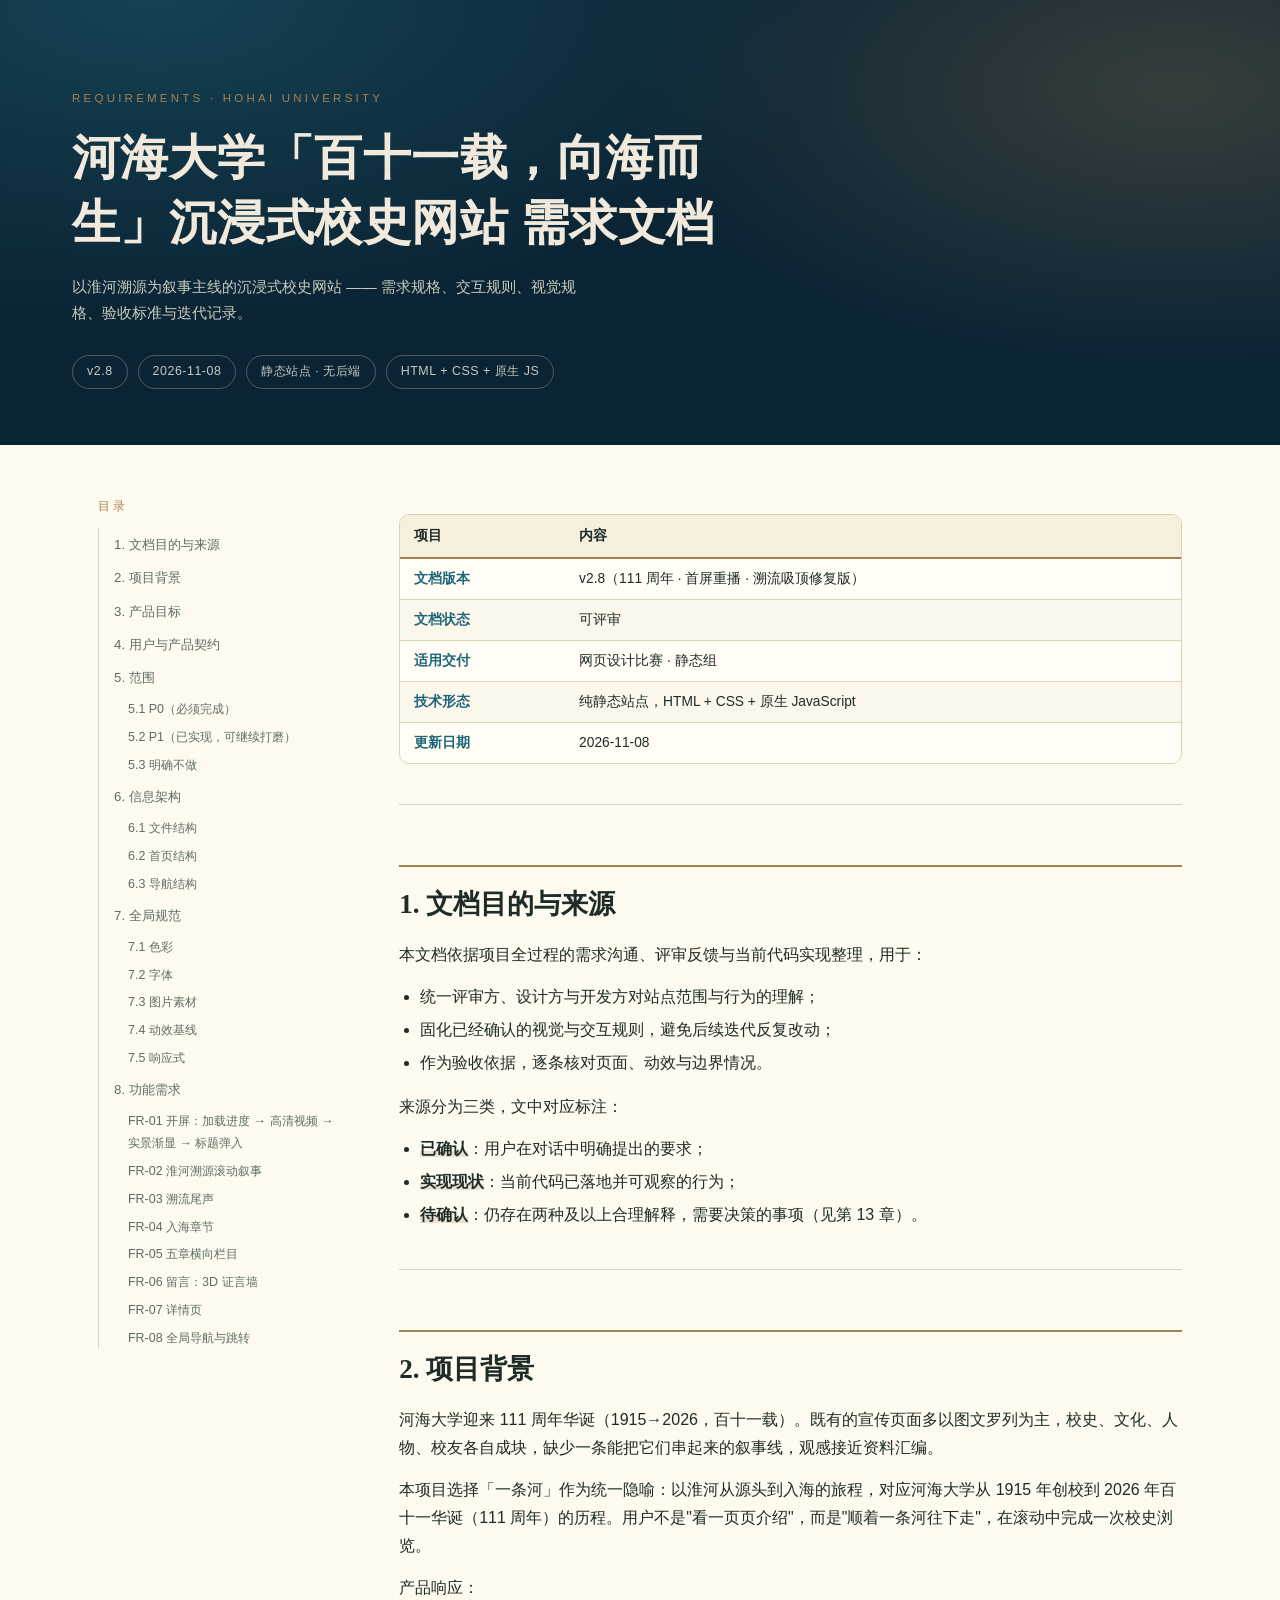
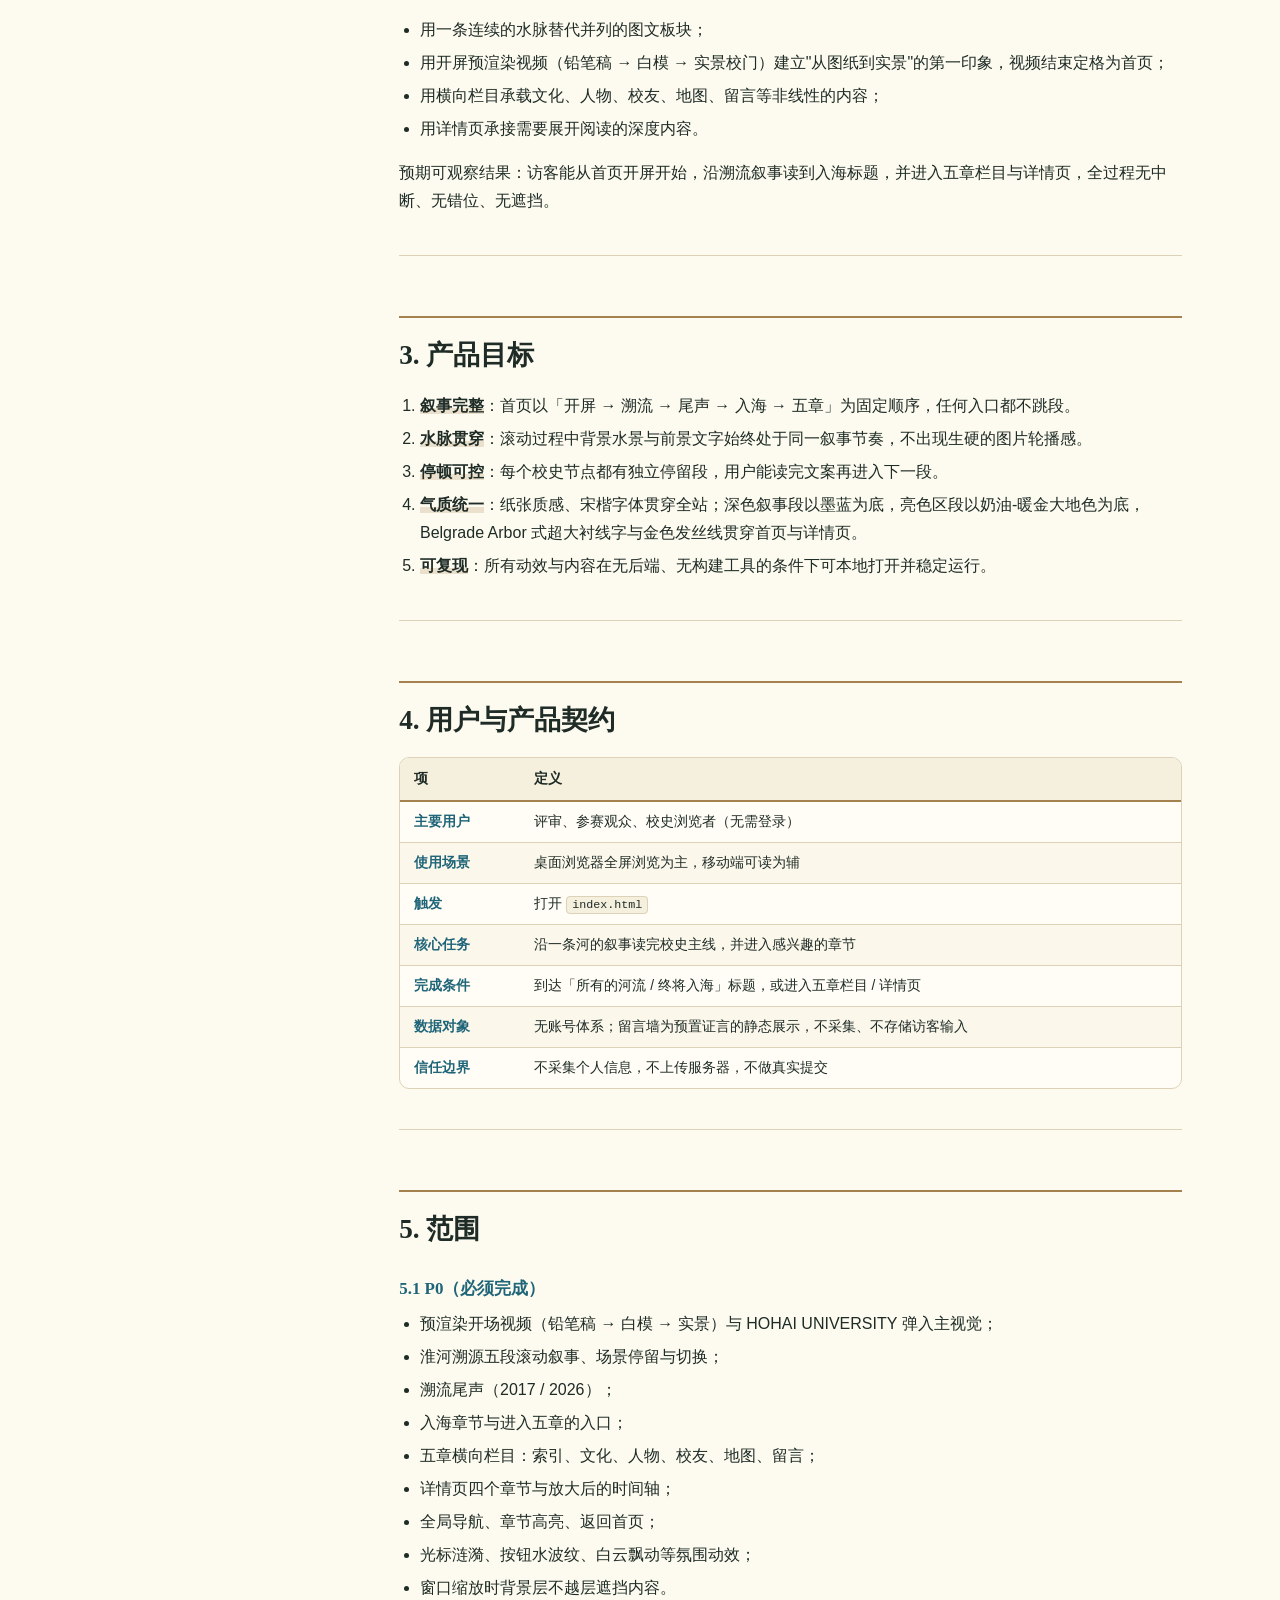
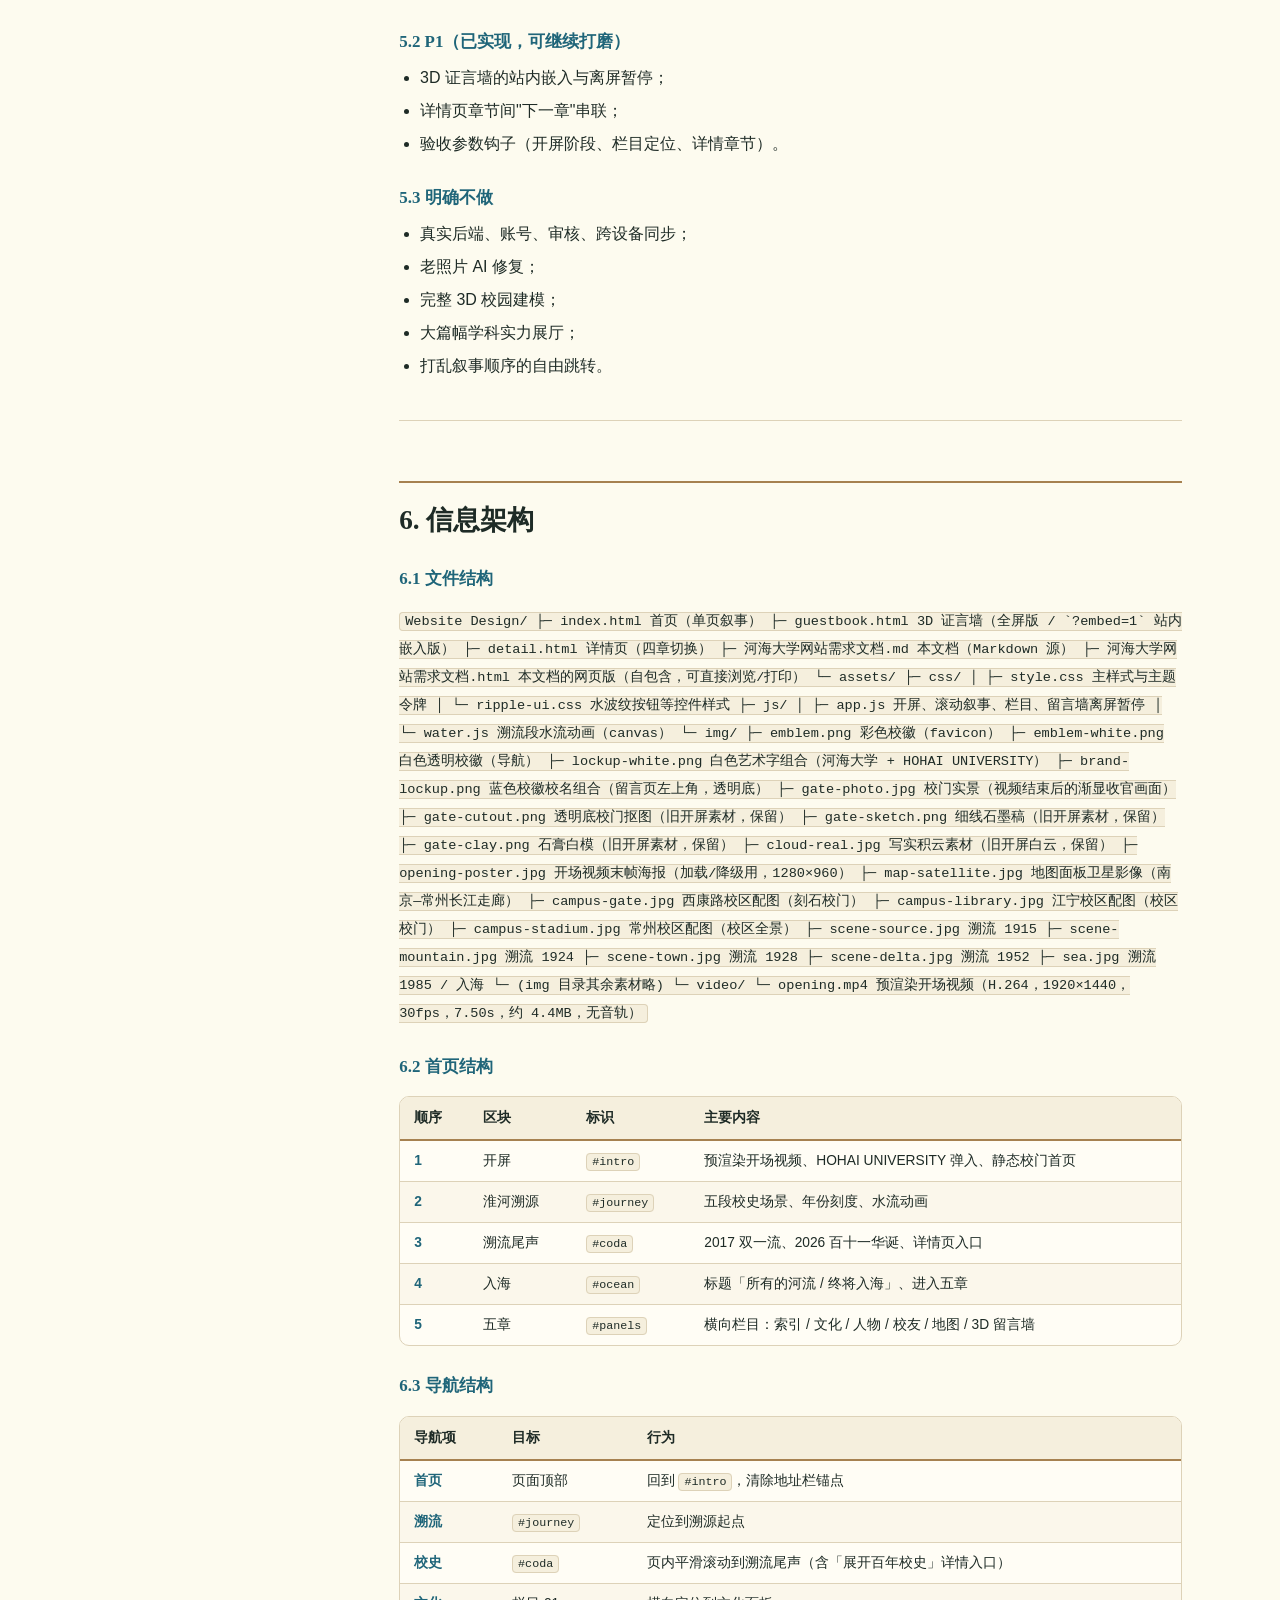
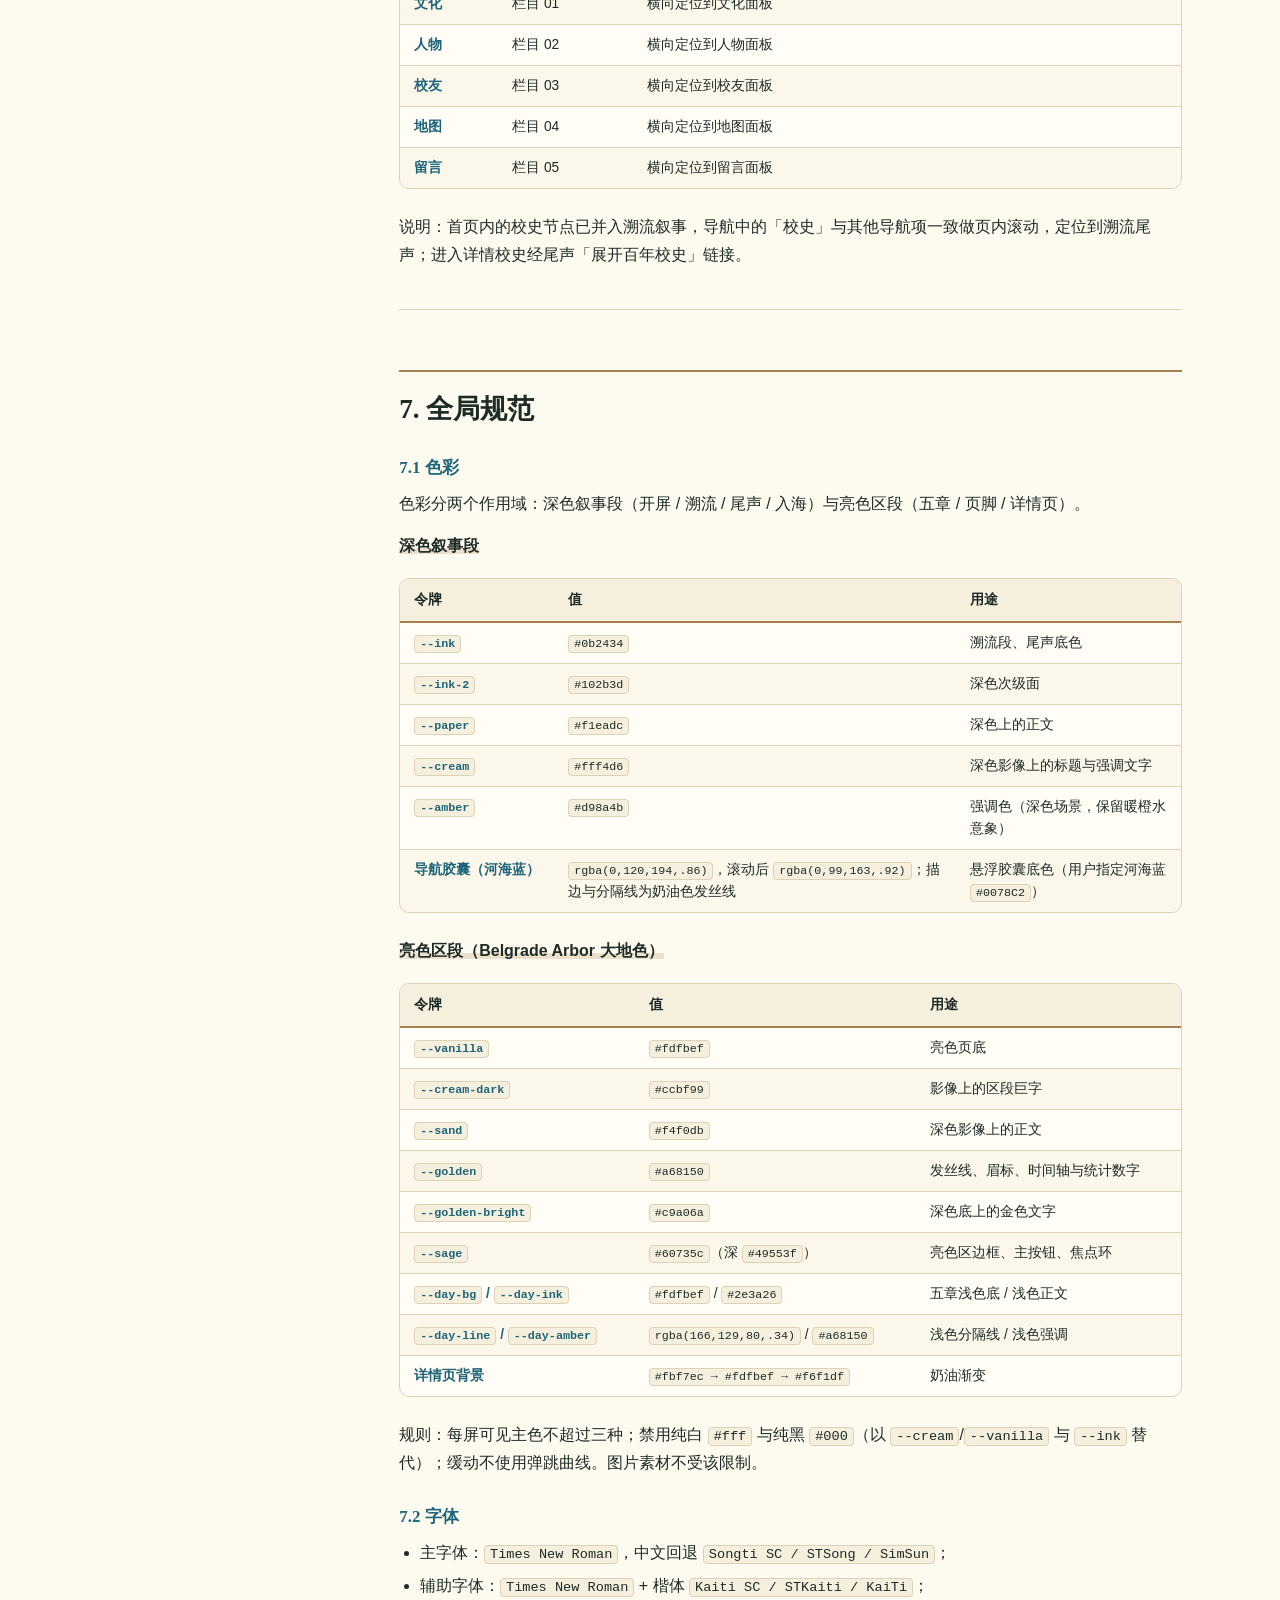
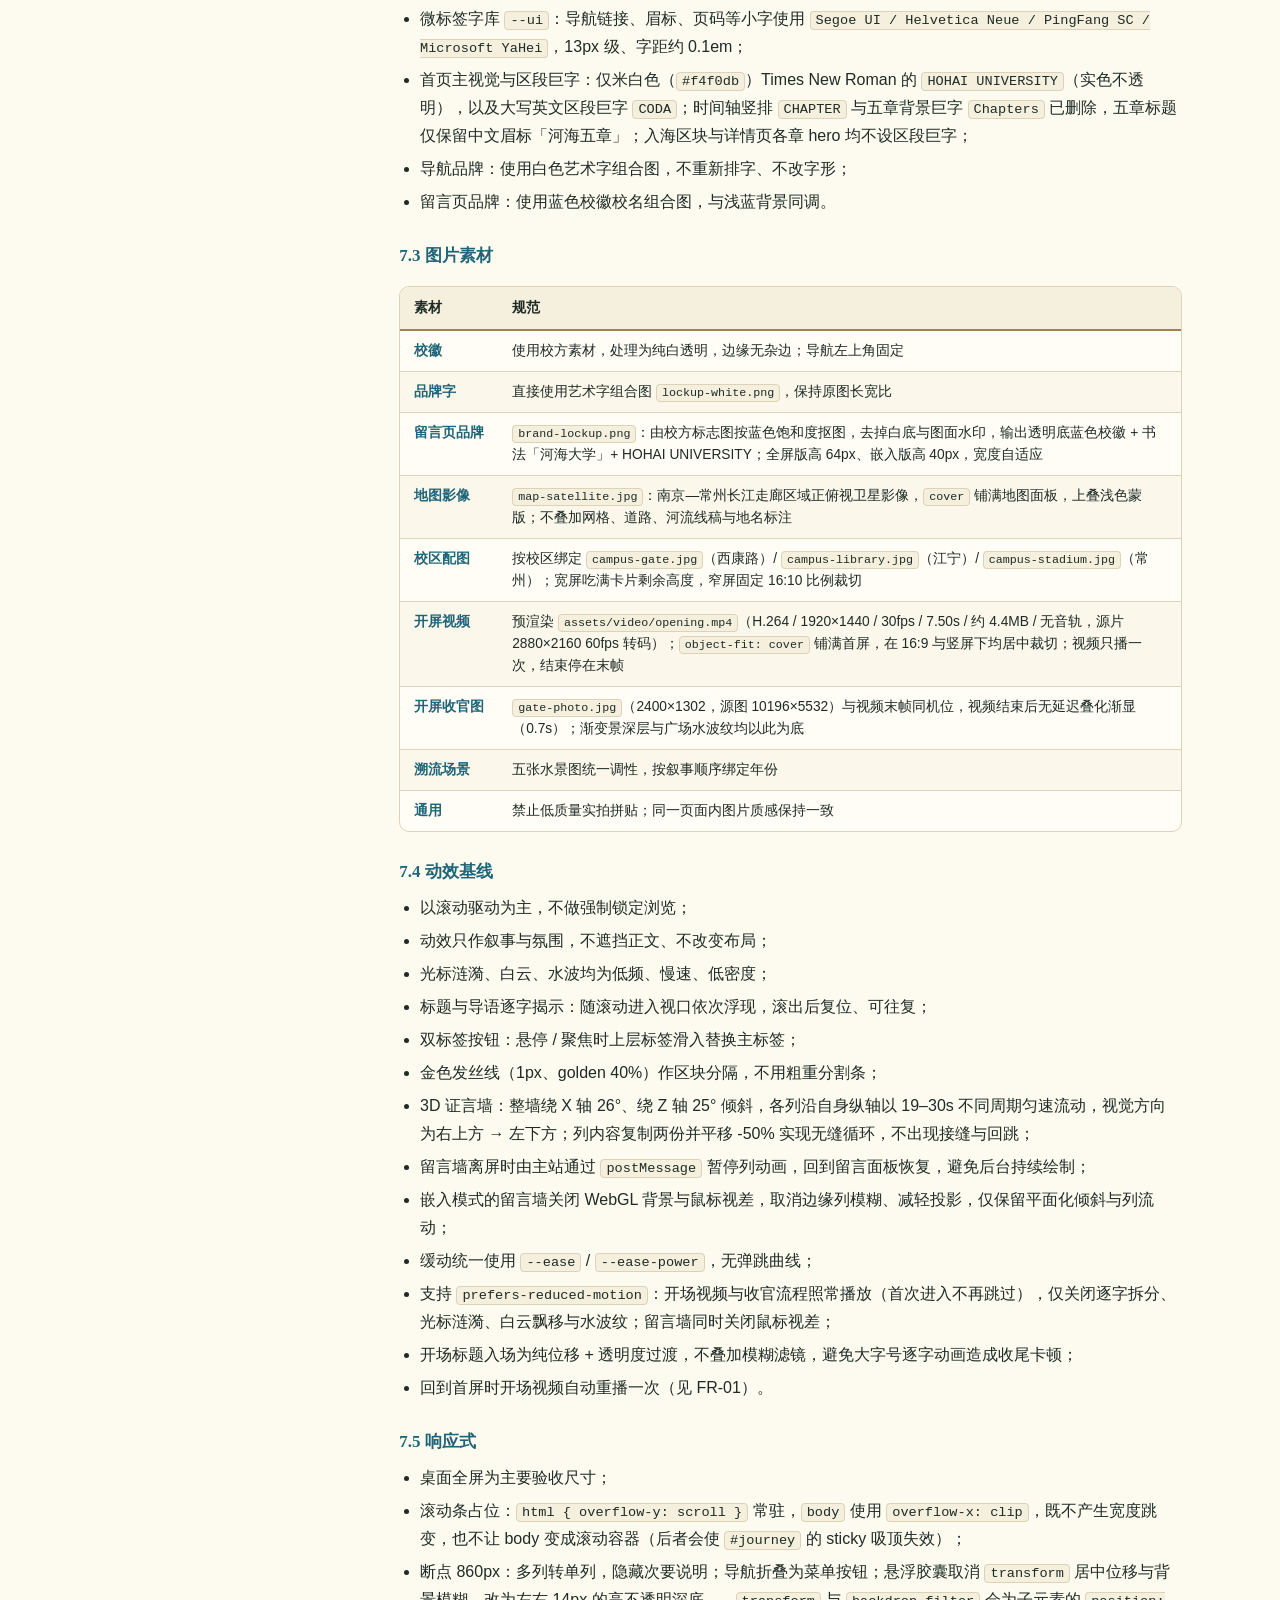
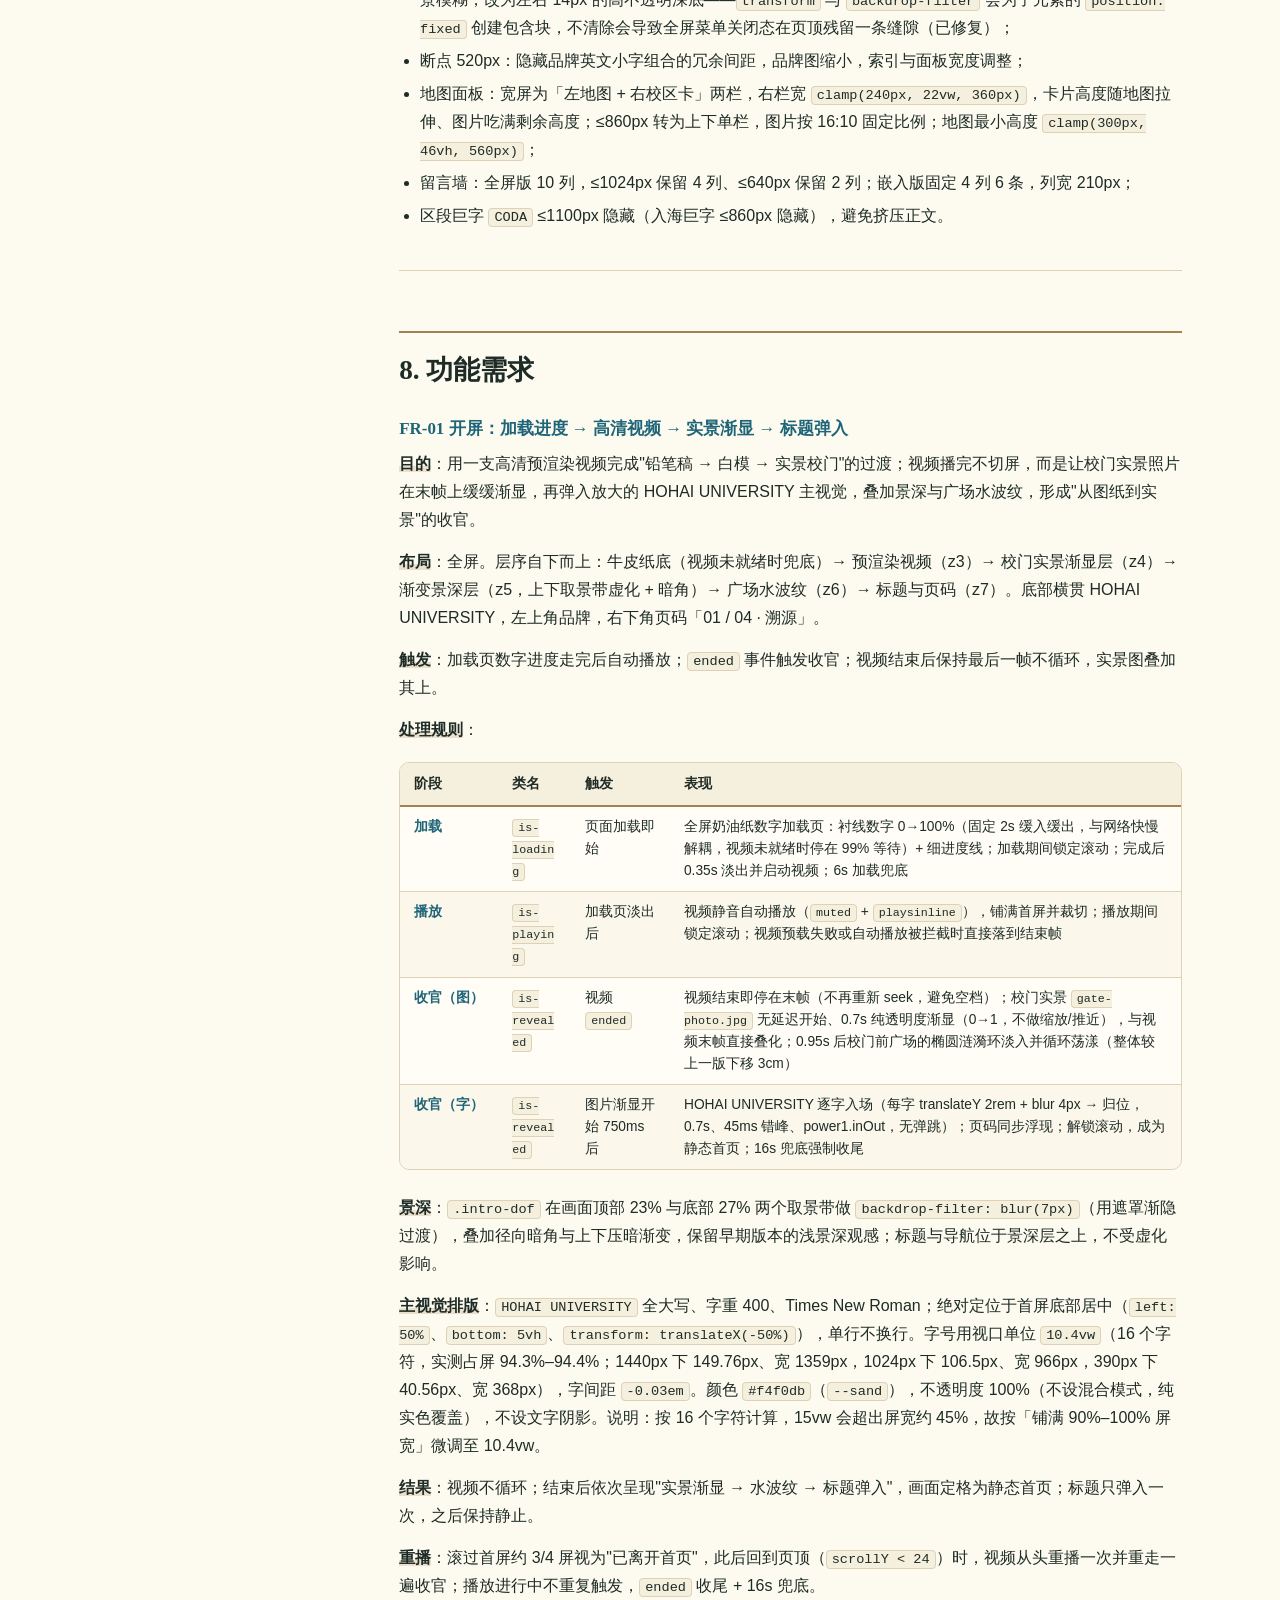
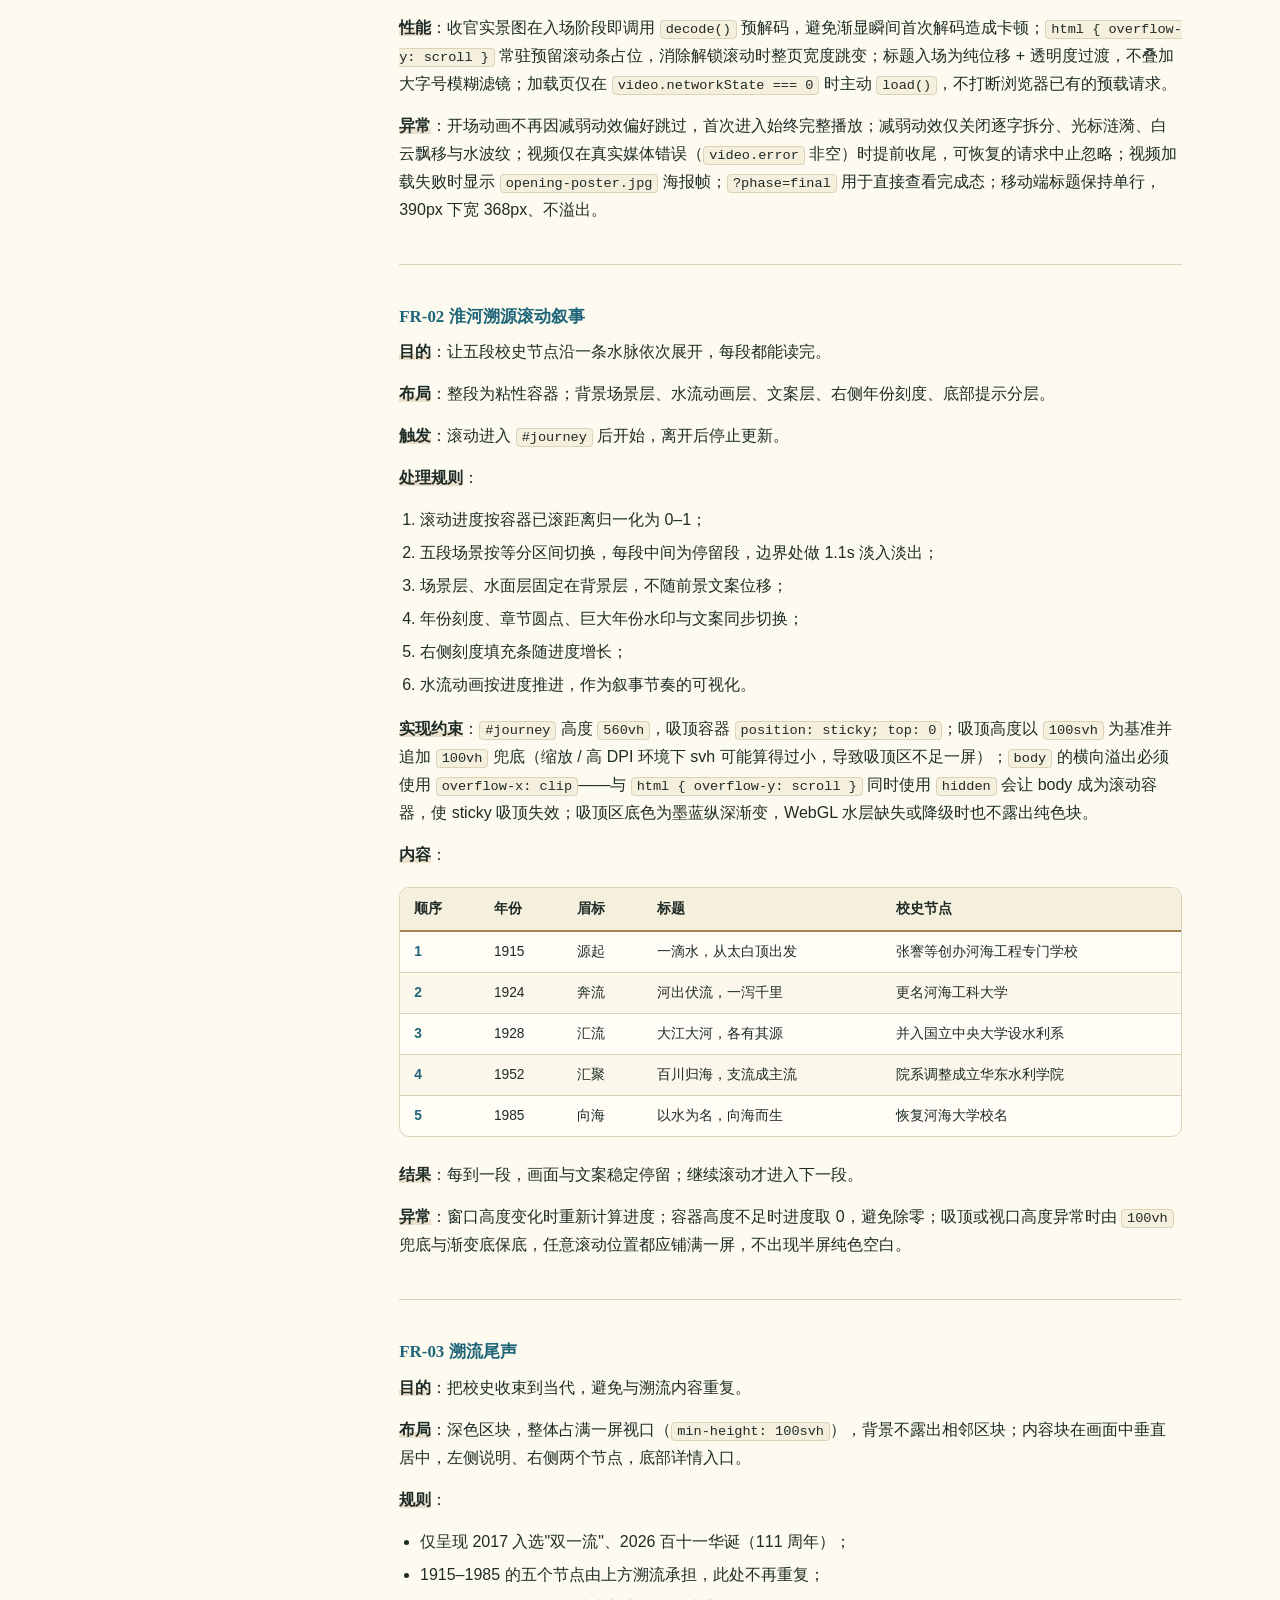
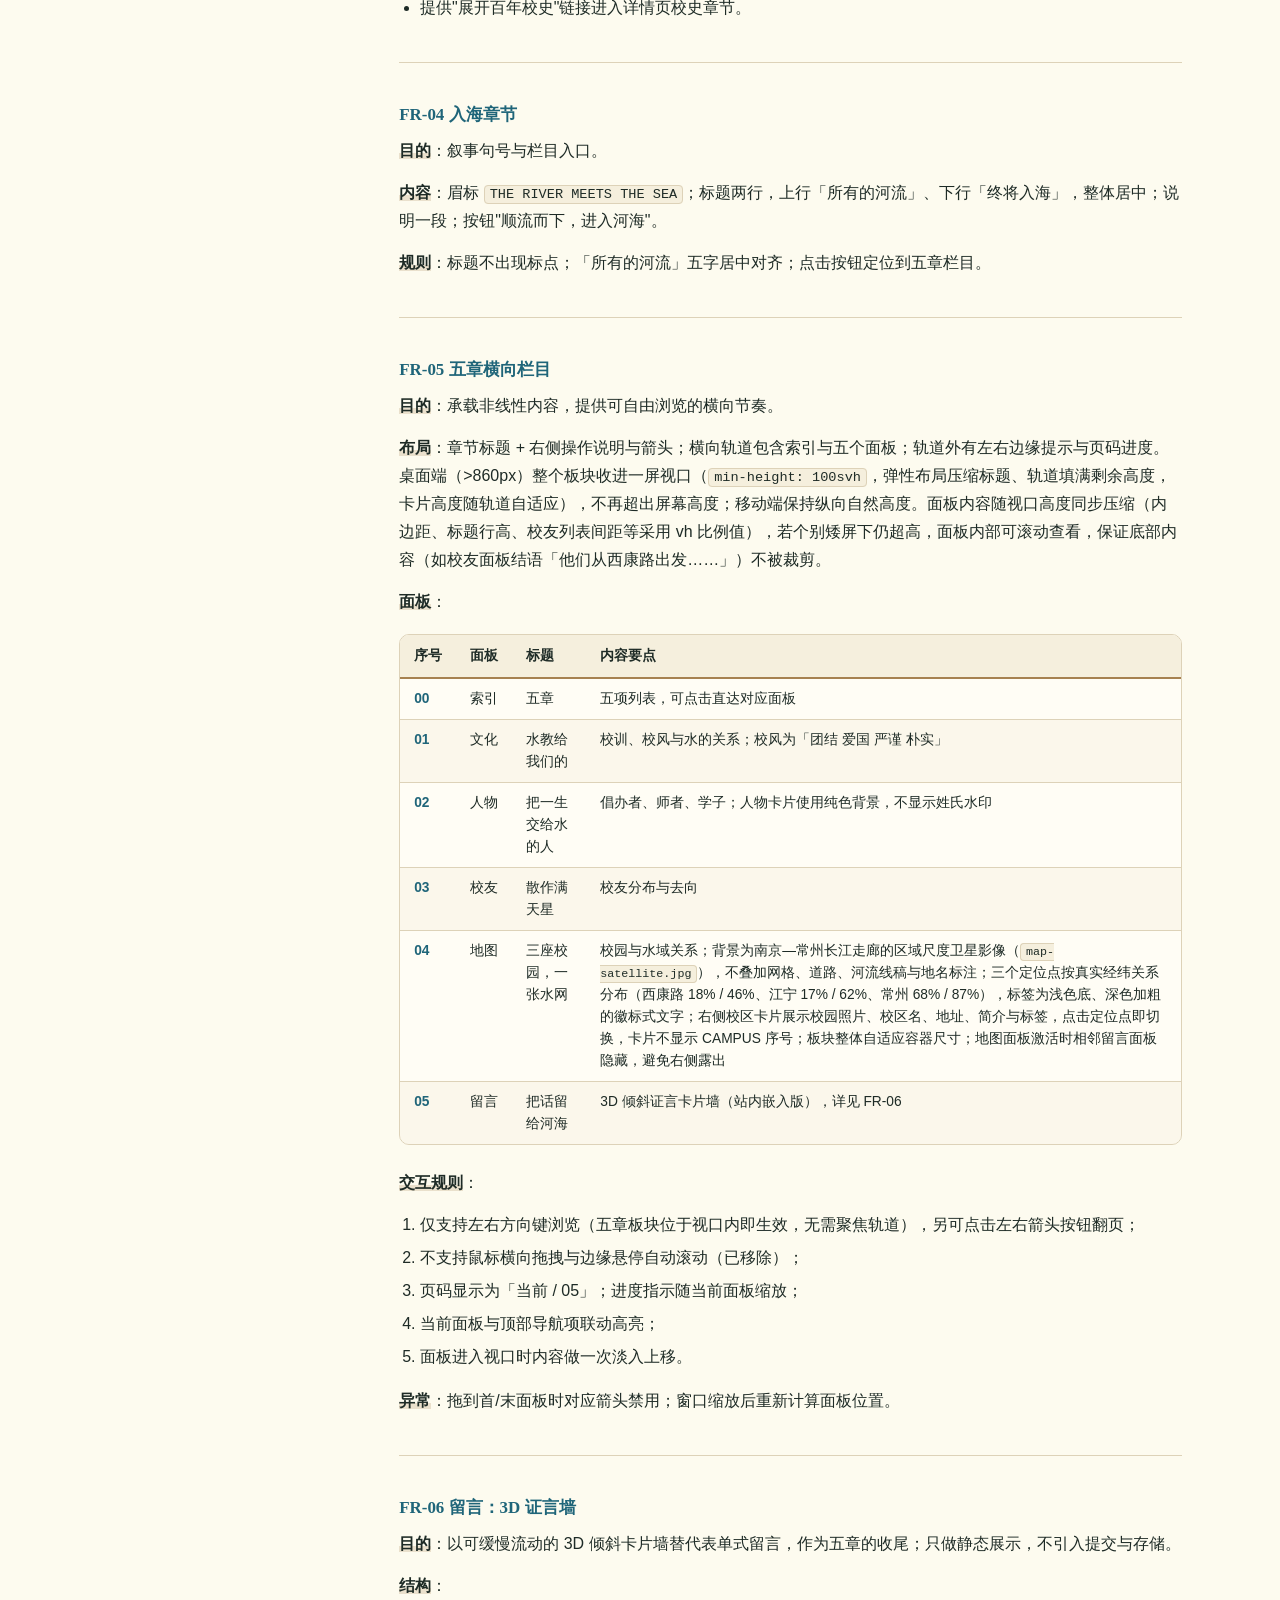
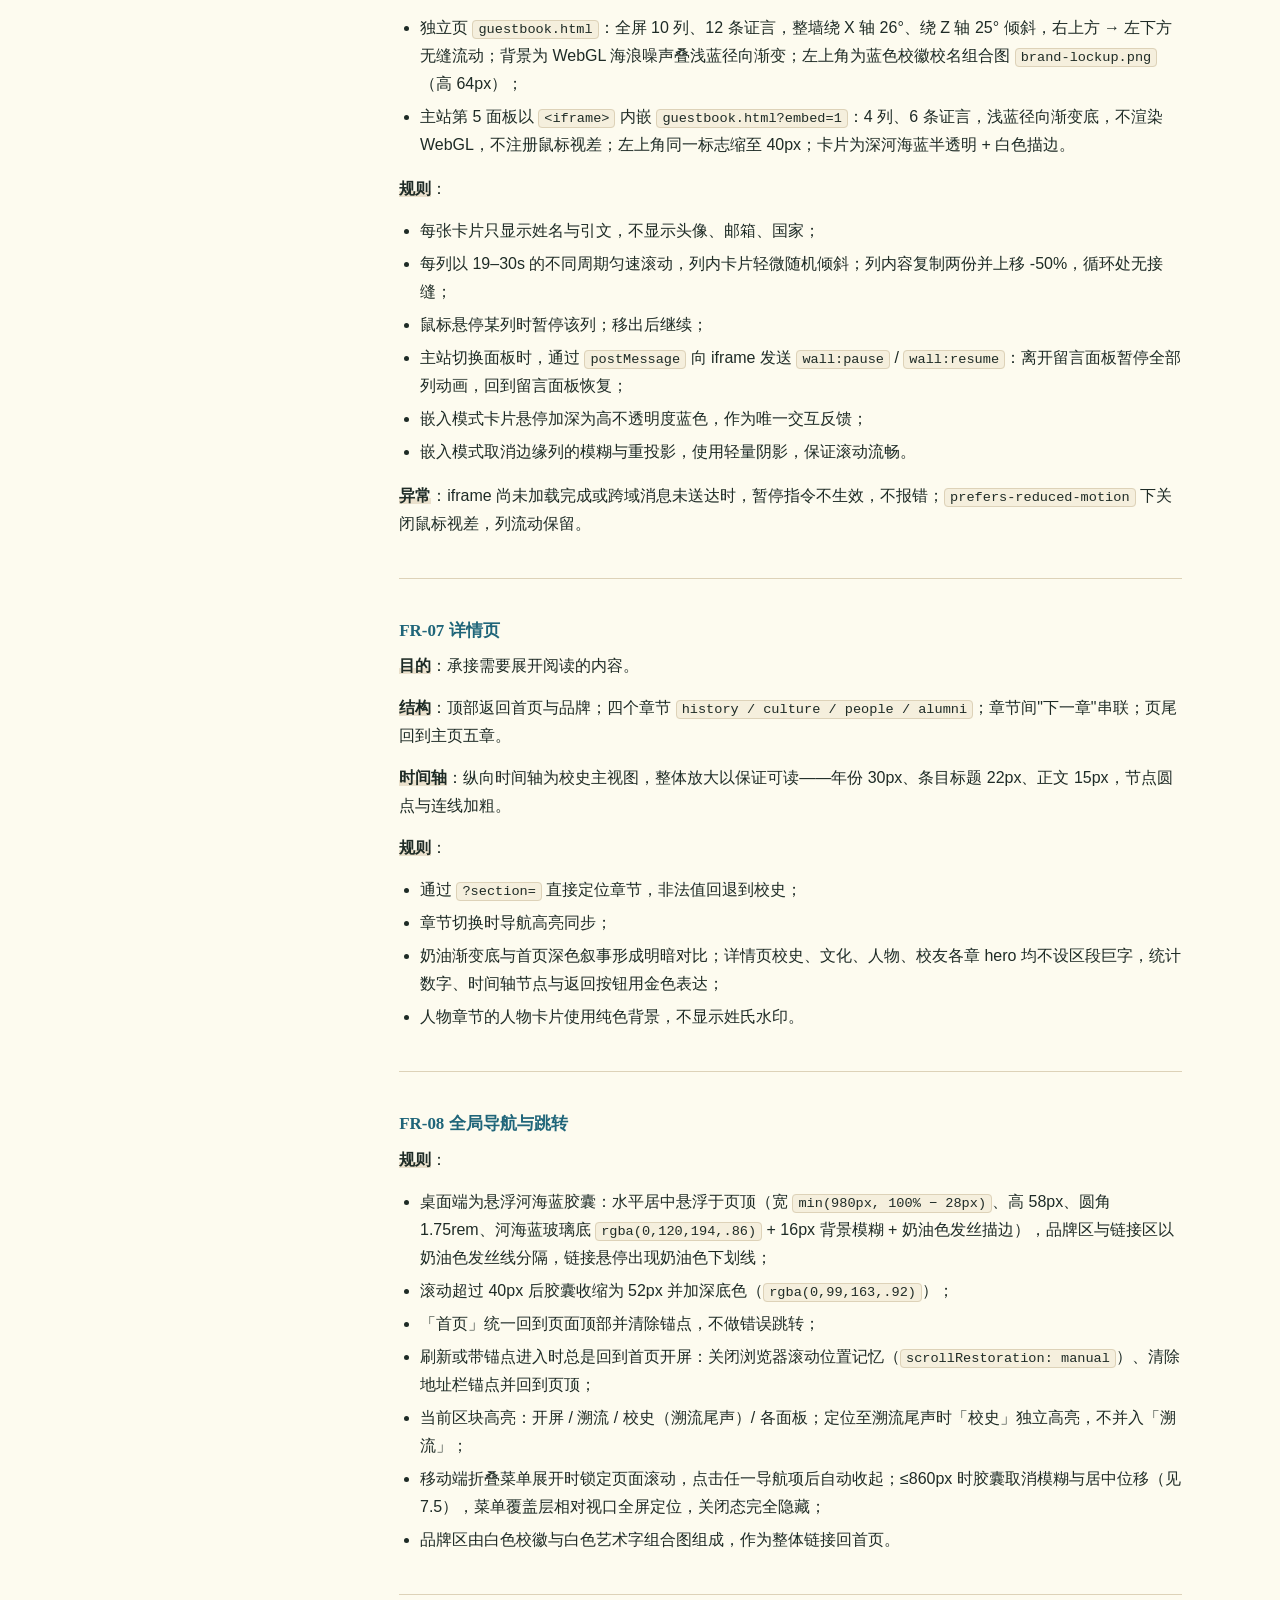
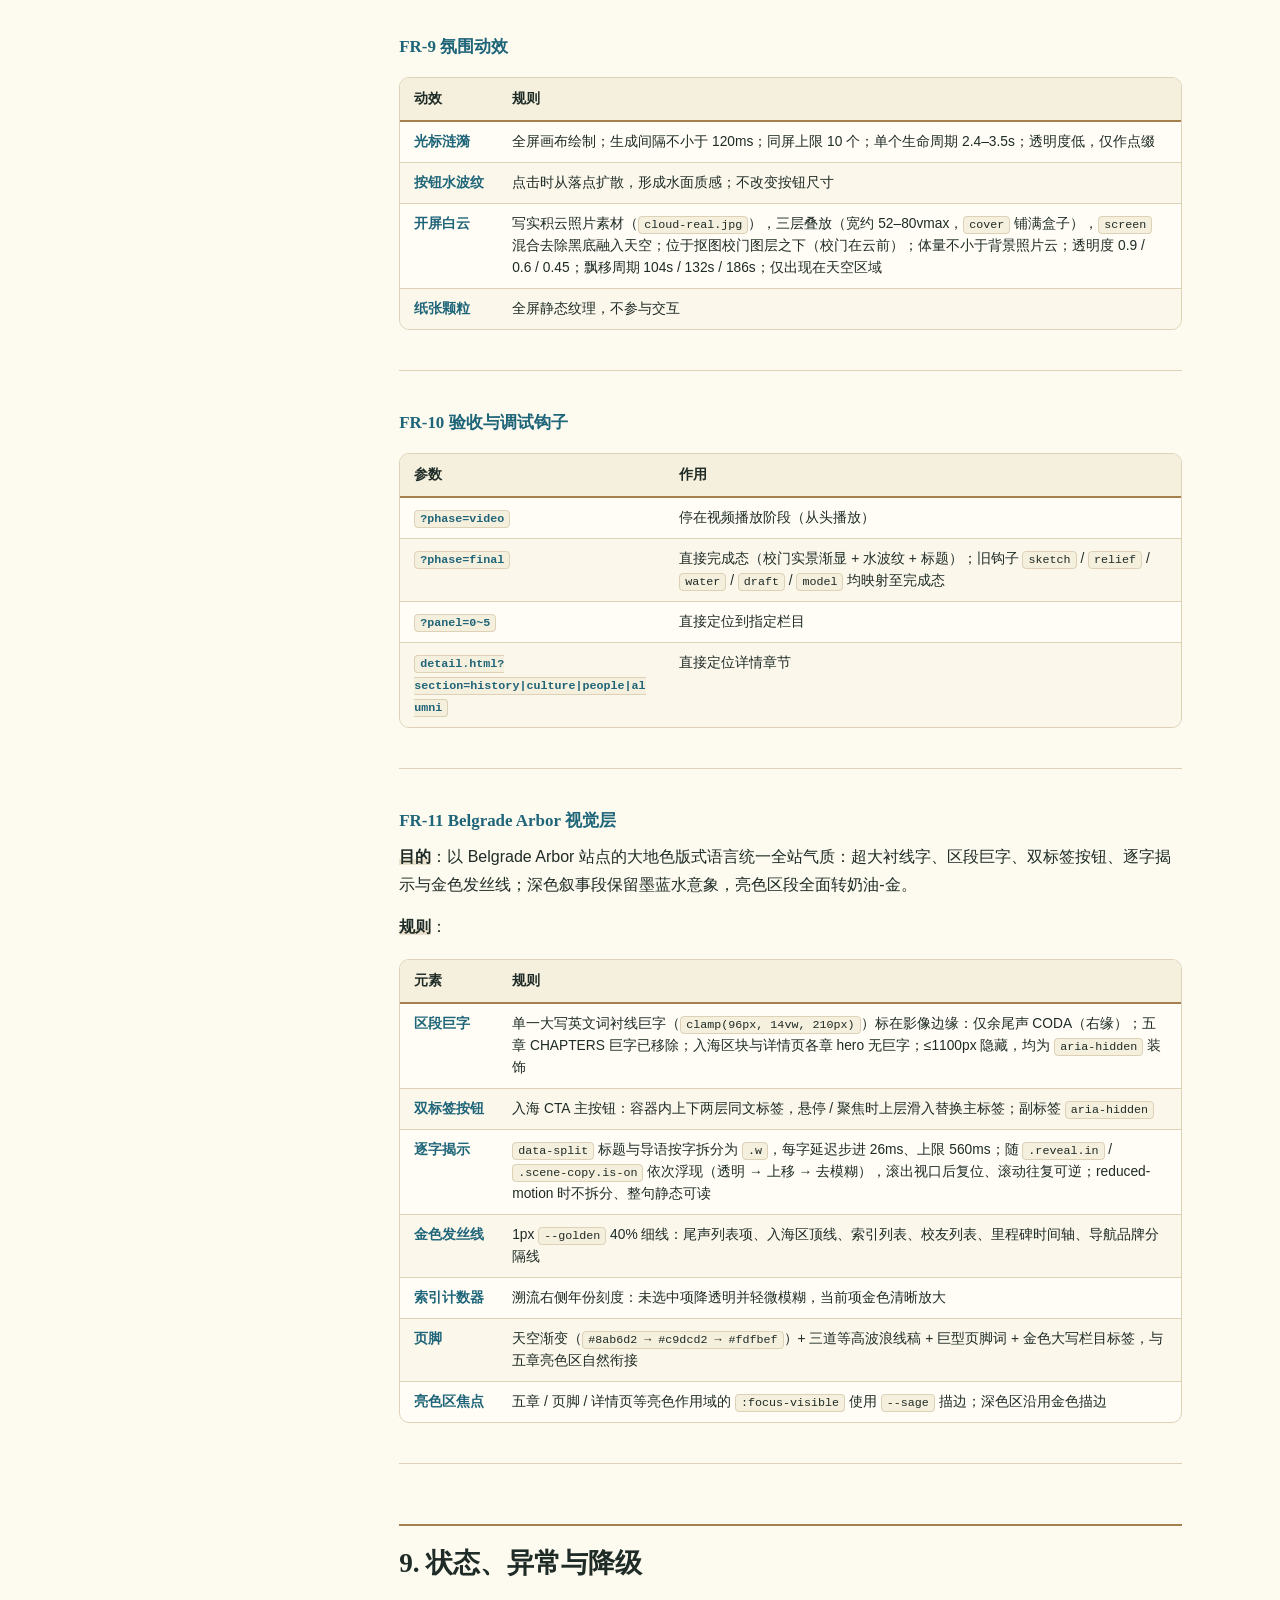
<file: 河海大学网站需求文档.html>
<!-- Generated by Trae Work -->
<!DOCTYPE html>
<html lang="zh-CN">
<head>
<meta charset="UTF-8">
<meta name="viewport" content="width=device-width, initial-scale=1">
<title>河海大学网站需求文档 v2.8</title>
<style>
:root{
  --bg:#fdfbef;
  --bg2:#f5efdd;
  --ink:#1e2b26;
  --muted:#5f6d62;
  --rule:#ddd2b8;
  --accent:#1f6579;
  --accent2:#a68150;
  --hero-bg:#0b2434;
  --hero-ink:#f1eadc;
  --hero-muted:#c7cbc0;
  --font-head:"Songti SC","STSong","SimSun","Times New Roman",serif;
  --font-body:"Segoe UI","Helvetica Neue",Arial,"PingFang SC","Microsoft YaHei",sans-serif;
  --font-mono:"Cascadia Mono","Consolas","SFMono-Regular",monospace;
}
*{box-sizing:border-box}
html{scroll-behavior:smooth;overflow-x:clip}
body{
  margin:0;background:var(--bg);color:var(--ink);
  font-family:var(--font-body);font-size:16px;line-height:1.75;
  -webkit-font-smoothing:antialiased;
  overflow-x:clip;
}
a{color:var(--accent);text-decoration:none}
a:hover{text-decoration:underline}

/* 封面 */
.hero{
  background:var(--hero-bg);color:var(--hero-ink);
  padding:clamp(40px,7vw,88px) clamp(24px,6vw,72px) clamp(36px,5vw,56px);
  background-image:
    radial-gradient(90% 120% at 12% 0%, rgba(31,101,121,.45) 0%, rgba(11,36,52,0) 60%),
    radial-gradient(70% 100% at 92% 20%, rgba(166,129,80,.28) 0%, rgba(11,36,52,0) 62%);
}
.hero-inner{max-width:1180px;margin:0 auto}
.eyebrow{
  font-size:.72rem;letter-spacing:.28em;text-transform:uppercase;
  color:var(--accent2);margin:0 0 18px;
}
.hero h1{
  font-family:var(--font-head);font-weight:600;
  font-size:clamp(1.7rem,4.4vw,3rem);line-height:1.35;margin:0 0 18px;
  letter-spacing:.01em;text-wrap:balance;
}
.hero .sub{
  color:var(--hero-muted);max-width:62ch;margin:0 0 28px;font-size:.95rem;
}
.badges{display:flex;flex-wrap:wrap;gap:10px}
.badge{
  border:1px solid rgba(241,234,220,.28);border-radius:999px;
  padding:5px 14px;font-size:.78rem;color:var(--hero-muted);
  letter-spacing:.04em;
}

/* 布局 */
.page{
  max-width:1180px;margin:0 auto;padding:clamp(28px,4vw,56px) clamp(20px,4vw,48px) 80px;
  display:grid;grid-template-columns:250px minmax(0,1fr);gap:clamp(24px,4vw,56px);
  align-items:start;
}
.sidebar{position:sticky;top:24px;max-height:calc(100vh - 48px);overflow:auto;padding-right:6px}
.sidebar .side-title{
  font-size:.72rem;letter-spacing:.24em;text-transform:uppercase;
  color:var(--accent2);margin:0 0 12px;
}
.toc ul{list-style:none;margin:0;padding:0;border-left:1px solid var(--rule)}
.toc li{margin:0}
.toc ul ul{border-left:0;padding-left:14px;margin-top:2px}
.toc a{
  display:block;padding:5px 0 5px 14px;margin-left:-1px;
  border-left:2px solid transparent;font-size:.83rem;color:var(--muted);
}
.toc a:hover{color:var(--ink);border-left-color:var(--rule);text-decoration:none}
.toc ul ul a{font-size:.78rem;color:var(--muted);padding-top:3px;padding-bottom:3px}

.side-meta{
  margin-top:26px;padding:14px 16px;background:var(--bg2);
  border:1px solid var(--rule);border-radius:10px;font-size:.78rem;color:var(--muted);
}
.side-meta b{display:block;color:var(--ink);font-weight:600;margin-bottom:4px;font-size:.8rem}

main{min-width:0}
main h1,main h2,main h3,main h4{font-family:var(--font-head);line-height:1.4;scroll-margin-top:24px}
main h2{
  font-size:clamp(1.3rem,2.4vw,1.7rem);font-weight:600;
  margin:clamp(36px,5vw,60px) 0 18px;padding-top:18px;
  border-top:2px solid var(--accent2);
}
main h2:first-child{margin-top:0}
main h3{
  font-size:1.06rem;font-weight:600;color:var(--accent);
  margin:28px 0 10px;
}
main h4{font-size:.95rem;margin:18px 0 8px}
main p{margin:0 0 14px;color:var(--ink)}
main ul,main ol{margin:0 0 16px;padding-left:1.3rem}
main li{margin:5px 0}
main strong{font-weight:600;color:var(--ink);background:linear-gradient(transparent 62%,rgba(166,129,80,.22) 62%)}
main code{
  font-family:var(--font-mono);font-size:.85em;
  background:var(--bg2);border:1px solid var(--rule);border-radius:4px;
  padding:1px 5px;white-space:normal;overflow-wrap:anywhere;
}
main hr{border:0;border-top:1px solid var(--rule);margin:40px 0}

.table-wrap{
  overflow-x:auto;overflow-y:auto;max-height:640px;
  margin:18px 0 24px;border:1px solid var(--rule);border-radius:10px;background:#fffdf5;
}
table{border-collapse:collapse;width:100%;font-size:.86rem;line-height:1.6;min-width:640px}
thead th{
  position:sticky;top:0;z-index:1;background:var(--bg2);
  text-align:left;font-weight:600;color:var(--ink);
  padding:10px 14px;border-bottom:2px solid var(--accent2);white-space:nowrap;
}
td{padding:9px 14px;border-bottom:1px solid var(--rule);vertical-align:top;color:var(--ink)}
tbody tr:last-child td{border-bottom:0}
tbody tr:nth-child(even){background:rgba(245,239,221,.45)}
td:first-child{white-space:nowrap;color:var(--accent);font-weight:600}

footer{
  border-top:1px solid var(--rule);background:var(--bg2);
  padding:32px clamp(20px,4vw,48px);text-align:center;
  font-size:.8rem;color:var(--muted);
}
footer a{color:var(--accent)}

@media (max-width:980px){
  .page{grid-template-columns:1fr;gap:24px;padding-top:24px}
  .sidebar{position:static;max-height:none;overflow:visible;border-bottom:1px solid var(--rule);padding-bottom:18px}
  .toc ul{max-height:none}
  .side-meta{display:none}
}
@media (max-width:600px){
  body{font-size:15px}
  .badges{gap:6px}
  .badge{font-size:.72rem;padding:4px 10px}
  table{min-width:560px}
}
@media print{
  @page{margin:16mm}
  body{background:#fff;font-size:10.5pt;line-height:1.6}
  .hero{background:#fff;color:#000;border-bottom:2px solid #a68150;padding:0 0 12pt}
  .hero .sub,.badge{color:#444;border-color:#bbb}
  .eyebrow{color:#a68150}
  .badges{display:none}
  .page{display:block;max-width:none;padding:0}
  .sidebar{display:none}
  main h2{page-break-before:always;break-before:page}
  main h2:first-of-type{page-break-before:auto;break-before:auto}
  .table-wrap{max-height:none;overflow:visible;border-color:#ccc}
  thead th{position:static}
  table{min-width:0;font-size:9pt}
  tr,td,th{page-break-inside:avoid}
  footer{background:#fff;border-top:1px solid #ccc}
}
</style>
</head>
<body>
<header class="hero">
  <div class="hero-inner">
    <p class="eyebrow">Requirements · Hohai University</p>
    <h1>河海大学「百十一载，向海而生」沉浸式校史网站 需求文档</h1>
    <p class="sub">以淮河溯源为叙事主线的沉浸式校史网站 —— 需求规格、交互规则、视觉规格、验收标准与迭代记录。</p>
    <div class="badges">
      <span class="badge">v2.8</span>
      <span class="badge">2026-11-08</span>
      <span class="badge">静态站点 · 无后端</span>
      <span class="badge">HTML + CSS + 原生 JS</span>
    </div>
  </div>
</header>

<div class="page">
  <aside class="sidebar">
    <p class="side-title">目录</p>
    <div class="toc">
<ul>
<li><a href="#1">1. 文档目的与来源</a></li>
<li><a href="#2">2. 项目背景</a></li>
<li><a href="#3">3. 产品目标</a></li>
<li><a href="#4">4. 用户与产品契约</a></li>
<li><a href="#5">5. 范围</a><ul>
<li><a href="#51-p0">5.1 P0（必须完成）</a></li>
<li><a href="#52-p1">5.2 P1（已实现，可继续打磨）</a></li>
<li><a href="#53">5.3 明确不做</a></li>
</ul>
</li>
<li><a href="#6">6. 信息架构</a><ul>
<li><a href="#61">6.1 文件结构</a></li>
<li><a href="#62">6.2 首页结构</a></li>
<li><a href="#63">6.3 导航结构</a></li>
</ul>
</li>
<li><a href="#7">7. 全局规范</a><ul>
<li><a href="#71">7.1 色彩</a></li>
<li><a href="#72">7.2 字体</a></li>
<li><a href="#73">7.3 图片素材</a></li>
<li><a href="#74">7.4 动效基线</a></li>
<li><a href="#75">7.5 响应式</a></li>
</ul>
</li>
<li><a href="#8">8. 功能需求</a><ul>
<li><a href="#fr-01">FR-01 开屏：加载进度 → 高清视频 → 实景渐显 → 标题弹入</a></li>
<li><a href="#fr-02">FR-02 淮河溯源滚动叙事</a></li>
<li><a href="#fr-03">FR-03 溯流尾声</a></li>
<li><a href="#fr-04">FR-04 入海章节</a></li>
<li><a href="#fr-05">FR-05 五章横向栏目</a></li>
<li><a href="#fr-06-3d">FR-06 留言：3D 证言墙</a></li>
<li><a href="#fr-07">FR-07 详情页</a></li>
<li><a href="#fr-08">FR-08 全局导航与跳转</a></li>
<li><a href="#fr-9">FR-9 氛围动效</a></li>
<li><a href="#fr-10">FR-10 验收与调试钩子</a></li>
<li><a href="#fr-11-belgrade-arbor">FR-11 Belgrade Arbor 视觉层</a></li>
</ul>
</li>
<li><a href="#9">9. 状态、异常与降级</a></li>
<li><a href="#10">10. 技术约束</a></li>
<li><a href="#11">11. 验收标准</a></li>
<li><a href="#12">12. 迭代记录</a></li>
<li><a href="#13">13. 待确认事项</a></li>
</ul>
</div>

    <div class="side-meta">
      <b>文档状态</b>可评审 · 已同步至 main 分支实现
      <b style="margin-top:10px">对应仓库</b>Banana0711/Website-Design
    </div>
  </aside>
  <main>

<div class="table-wrap"><table>
<thead>
<tr>
<th>项目</th>
<th>内容</th>
</tr>
</thead>
<tbody>
<tr>
<td>文档版本</td>
<td>v2.8（111 周年 · 首屏重播 · 溯流吸顶修复版）</td>
</tr>
<tr>
<td>文档状态</td>
<td>可评审</td>
</tr>
<tr>
<td>适用交付</td>
<td>网页设计比赛 · 静态组</td>
</tr>
<tr>
<td>技术形态</td>
<td>纯静态站点，HTML + CSS + 原生 JavaScript</td>
</tr>
<tr>
<td>更新日期</td>
<td>2026-11-08</td>
</tr>
</tbody>
</table></div>
<hr />
<h2 id="1">1. 文档目的与来源</h2>
<p>本文档依据项目全过程的需求沟通、评审反馈与当前代码实现整理，用于：</p>
<ul>
<li>统一评审方、设计方与开发方对站点范围与行为的理解；</li>
<li>固化已经确认的视觉与交互规则，避免后续迭代反复改动；</li>
<li>作为验收依据，逐条核对页面、动效与边界情况。</li>
</ul>
<p>来源分为三类，文中对应标注：</p>
<ul>
<li><strong>已确认</strong>：用户在对话中明确提出的要求；</li>
<li><strong>实现现状</strong>：当前代码已落地并可观察的行为；</li>
<li><strong>待确认</strong>：仍存在两种及以上合理解释，需要决策的事项（见第 13 章）。</li>
</ul>
<hr />
<h2 id="2">2. 项目背景</h2>
<p>河海大学迎来 111 周年华诞（1915→2026，百十一载）。既有的宣传页面多以图文罗列为主，校史、文化、人物、校友各自成块，缺少一条能把它们串起来的叙事线，观感接近资料汇编。</p>
<p>本项目选择「一条河」作为统一隐喻：以淮河从源头到入海的旅程，对应河海大学从 1915 年创校到 2026 年百十一华诞（111 周年）的历程。用户不是"看一页页介绍"，而是"顺着一条河往下走"，在滚动中完成一次校史浏览。</p>
<p>产品响应：</p>
<ul>
<li>用一条连续的水脉替代并列的图文板块；</li>
<li>用开屏预渲染视频（铅笔稿 → 白模 → 实景校门）建立"从图纸到实景"的第一印象，视频结束定格为首页；</li>
<li>用横向栏目承载文化、人物、校友、地图、留言等非线性的内容；</li>
<li>用详情页承接需要展开阅读的深度内容。</li>
</ul>
<p>预期可观察结果：访客能从首页开屏开始，沿溯流叙事读到入海标题，并进入五章栏目与详情页，全过程无中断、无错位、无遮挡。</p>
<hr />
<h2 id="3">3. 产品目标</h2>
<ol>
<li><strong>叙事完整</strong>：首页以「开屏 → 溯流 → 尾声 → 入海 → 五章」为固定顺序，任何入口都不跳段。</li>
<li><strong>水脉贯穿</strong>：滚动过程中背景水景与前景文字始终处于同一叙事节奏，不出现生硬的图片轮播感。</li>
<li><strong>停顿可控</strong>：每个校史节点都有独立停留段，用户能读完文案再进入下一段。</li>
<li><strong>气质统一</strong>：纸张质感、宋楷字体贯穿全站；深色叙事段以墨蓝为底，亮色区段以奶油-暖金大地色为底，Belgrade Arbor 式超大衬线字与金色发丝线贯穿首页与详情页。</li>
<li><strong>可复现</strong>：所有动效与内容在无后端、无构建工具的条件下可本地打开并稳定运行。</li>
</ol>
<hr />
<h2 id="4">4. 用户与产品契约</h2>
<div class="table-wrap"><table>
<thead>
<tr>
<th>项</th>
<th>定义</th>
</tr>
</thead>
<tbody>
<tr>
<td>主要用户</td>
<td>评审、参赛观众、校史浏览者（无需登录）</td>
</tr>
<tr>
<td>使用场景</td>
<td>桌面浏览器全屏浏览为主，移动端可读为辅</td>
</tr>
<tr>
<td>触发</td>
<td>打开 <code>index.html</code></td>
</tr>
<tr>
<td>核心任务</td>
<td>沿一条河的叙事读完校史主线，并进入感兴趣的章节</td>
</tr>
<tr>
<td>完成条件</td>
<td>到达「所有的河流 / 终将入海」标题，或进入五章栏目 / 详情页</td>
</tr>
<tr>
<td>数据对象</td>
<td>无账号体系；留言墙为预置证言的静态展示，不采集、不存储访客输入</td>
</tr>
<tr>
<td>信任边界</td>
<td>不采集个人信息，不上传服务器，不做真实提交</td>
</tr>
</tbody>
</table></div>
<hr />
<h2 id="5">5. 范围</h2>
<h3 id="51-p0">5.1 P0（必须完成）</h3>
<ul>
<li>预渲染开场视频（铅笔稿 → 白模 → 实景）与 HOHAI UNIVERSITY 弹入主视觉；</li>
<li>淮河溯源五段滚动叙事、场景停留与切换；</li>
<li>溯流尾声（2017 / 2026）；</li>
<li>入海章节与进入五章的入口；</li>
<li>五章横向栏目：索引、文化、人物、校友、地图、留言；</li>
<li>详情页四个章节与放大后的时间轴；</li>
<li>全局导航、章节高亮、返回首页；</li>
<li>光标涟漪、按钮水波纹、白云飘动等氛围动效；</li>
<li>窗口缩放时背景层不越层遮挡内容。</li>
</ul>
<h3 id="52-p1">5.2 P1（已实现，可继续打磨）</h3>
<ul>
<li>3D 证言墙的站内嵌入与离屏暂停；</li>
<li>详情页章节间"下一章"串联；</li>
<li>验收参数钩子（开屏阶段、栏目定位、详情章节）。</li>
</ul>
<h3 id="53">5.3 明确不做</h3>
<ul>
<li>真实后端、账号、审核、跨设备同步；</li>
<li>老照片 AI 修复；</li>
<li>完整 3D 校园建模；</li>
<li>大篇幅学科实力展厅；</li>
<li>打乱叙事顺序的自由跳转。</li>
</ul>
<hr />
<h2 id="6">6. 信息架构</h2>
<h3 id="61">6.1 文件结构</h3>
<pre><code class="language-text">Website Design/
├─ index.html                首页（单页叙事）
├─ guestbook.html            3D 证言墙（全屏版 / `?embed=1` 站内嵌入版）
├─ detail.html               详情页（四章切换）
├─ 河海大学网站需求文档.md     本文档（Markdown 源）
├─ 河海大学网站需求文档.html   本文档的网页版（自包含，可直接浏览/打印）
└─ assets/
   ├─ css/
   │  ├─ style.css           主样式与主题令牌
   │  └─ ripple-ui.css       水波纹按钮等控件样式
   ├─ js/
   │  ├─ app.js              开屏、滚动叙事、栏目、留言墙离屏暂停
   │  └─ water.js            溯流段水流动画（canvas）
   └─ img/
      ├─ emblem.png          彩色校徽（favicon）
      ├─ emblem-white.png    白色透明校徽（导航）
      ├─ lockup-white.png    白色艺术字组合（河海大学 + HOHAI UNIVERSITY）
      ├─ brand-lockup.png    蓝色校徽校名组合（留言页左上角，透明底）
      ├─ gate-photo.jpg      校门实景（视频结束后的渐显收官画面）
      ├─ gate-cutout.png     透明底校门抠图（旧开屏素材，保留）
      ├─ gate-sketch.png     细线石墨稿（旧开屏素材，保留）
      ├─ gate-clay.png       石膏白模（旧开屏素材，保留）
      ├─ cloud-real.jpg      写实积云素材（旧开屏白云，保留）
      ├─ opening-poster.jpg  开场视频末帧海报（加载/降级用，1280×960）
      ├─ map-satellite.jpg   地图面板卫星影像（南京—常州长江走廊）
      ├─ campus-gate.jpg     西康路校区配图（刻石校门）
      ├─ campus-library.jpg  江宁校区配图（校区校门）
      ├─ campus-stadium.jpg  常州校区配图（校区全景）
      ├─ scene-source.jpg    溯流 1915
      ├─ scene-mountain.jpg  溯流 1924
      ├─ scene-town.jpg      溯流 1928
      ├─ scene-delta.jpg     溯流 1952
      ├─ sea.jpg             溯流 1985 / 入海
      └─ (img 目录其余素材略)
   └─ video/
      └─ opening.mp4         预渲染开场视频（H.264，1920×1440，30fps，7.50s，约 4.4MB，无音轨）
</code></pre>
<h3 id="62">6.2 首页结构</h3>
<div class="table-wrap"><table>
<thead>
<tr>
<th>顺序</th>
<th>区块</th>
<th>标识</th>
<th>主要内容</th>
</tr>
</thead>
<tbody>
<tr>
<td>1</td>
<td>开屏</td>
<td><code>#intro</code></td>
<td>预渲染开场视频、HOHAI UNIVERSITY 弹入、静态校门首页</td>
</tr>
<tr>
<td>2</td>
<td>淮河溯源</td>
<td><code>#journey</code></td>
<td>五段校史场景、年份刻度、水流动画</td>
</tr>
<tr>
<td>3</td>
<td>溯流尾声</td>
<td><code>#coda</code></td>
<td>2017 双一流、2026 百十一华诞、详情页入口</td>
</tr>
<tr>
<td>4</td>
<td>入海</td>
<td><code>#ocean</code></td>
<td>标题「所有的河流 / 终将入海」、进入五章</td>
</tr>
<tr>
<td>5</td>
<td>五章</td>
<td><code>#panels</code></td>
<td>横向栏目：索引 / 文化 / 人物 / 校友 / 地图 / 3D 留言墙</td>
</tr>
</tbody>
</table></div>
<h3 id="63">6.3 导航结构</h3>
<div class="table-wrap"><table>
<thead>
<tr>
<th>导航项</th>
<th>目标</th>
<th>行为</th>
</tr>
</thead>
<tbody>
<tr>
<td>首页</td>
<td>页面顶部</td>
<td>回到 <code>#intro</code>，清除地址栏锚点</td>
</tr>
<tr>
<td>溯流</td>
<td><code>#journey</code></td>
<td>定位到溯源起点</td>
</tr>
<tr>
<td>校史</td>
<td><code>#coda</code></td>
<td>页内平滑滚动到溯流尾声（含「展开百年校史」详情入口）</td>
</tr>
<tr>
<td>文化</td>
<td>栏目 01</td>
<td>横向定位到文化面板</td>
</tr>
<tr>
<td>人物</td>
<td>栏目 02</td>
<td>横向定位到人物面板</td>
</tr>
<tr>
<td>校友</td>
<td>栏目 03</td>
<td>横向定位到校友面板</td>
</tr>
<tr>
<td>地图</td>
<td>栏目 04</td>
<td>横向定位到地图面板</td>
</tr>
<tr>
<td>留言</td>
<td>栏目 05</td>
<td>横向定位到留言面板</td>
</tr>
</tbody>
</table></div>
<p>说明：首页内的校史节点已并入溯流叙事，导航中的「校史」与其他导航项一致做页内滚动，定位到溯流尾声；进入详情校史经尾声「展开百年校史」链接。</p>
<hr />
<h2 id="7">7. 全局规范</h2>
<h3 id="71">7.1 色彩</h3>
<p>色彩分两个作用域：深色叙事段（开屏 / 溯流 / 尾声 / 入海）与亮色区段（五章 / 页脚 / 详情页）。</p>
<p><strong>深色叙事段</strong></p>
<div class="table-wrap"><table>
<thead>
<tr>
<th>令牌</th>
<th>值</th>
<th>用途</th>
</tr>
</thead>
<tbody>
<tr>
<td><code>--ink</code></td>
<td><code>#0b2434</code></td>
<td>溯流段、尾声底色</td>
</tr>
<tr>
<td><code>--ink-2</code></td>
<td><code>#102b3d</code></td>
<td>深色次级面</td>
</tr>
<tr>
<td><code>--paper</code></td>
<td><code>#f1eadc</code></td>
<td>深色上的正文</td>
</tr>
<tr>
<td><code>--cream</code></td>
<td><code>#fff4d6</code></td>
<td>深色影像上的标题与强调文字</td>
</tr>
<tr>
<td><code>--amber</code></td>
<td><code>#d98a4b</code></td>
<td>强调色（深色场景，保留暖橙水意象）</td>
</tr>
<tr>
<td>导航胶囊（河海蓝）</td>
<td><code>rgba(0,120,194,.86)</code>，滚动后 <code>rgba(0,99,163,.92)</code>；描边与分隔线为奶油色发丝线</td>
<td>悬浮胶囊底色（用户指定河海蓝 <code>#0078C2</code>）</td>
</tr>
</tbody>
</table></div>
<p><strong>亮色区段（Belgrade Arbor 大地色）</strong></p>
<div class="table-wrap"><table>
<thead>
<tr>
<th>令牌</th>
<th>值</th>
<th>用途</th>
</tr>
</thead>
<tbody>
<tr>
<td><code>--vanilla</code></td>
<td><code>#fdfbef</code></td>
<td>亮色页底</td>
</tr>
<tr>
<td><code>--cream-dark</code></td>
<td><code>#ccbf99</code></td>
<td>影像上的区段巨字</td>
</tr>
<tr>
<td><code>--sand</code></td>
<td><code>#f4f0db</code></td>
<td>深色影像上的正文</td>
</tr>
<tr>
<td><code>--golden</code></td>
<td><code>#a68150</code></td>
<td>发丝线、眉标、时间轴与统计数字</td>
</tr>
<tr>
<td><code>--golden-bright</code></td>
<td><code>#c9a06a</code></td>
<td>深色底上的金色文字</td>
</tr>
<tr>
<td><code>--sage</code></td>
<td><code>#60735c</code>（深 <code>#49553f</code>）</td>
<td>亮色区边框、主按钮、焦点环</td>
</tr>
<tr>
<td><code>--day-bg</code> / <code>--day-ink</code></td>
<td><code>#fdfbef</code> / <code>#2e3a26</code></td>
<td>五章浅色底 / 浅色正文</td>
</tr>
<tr>
<td><code>--day-line</code> / <code>--day-amber</code></td>
<td><code>rgba(166,129,80,.34)</code> / <code>#a68150</code></td>
<td>浅色分隔线 / 浅色强调</td>
</tr>
<tr>
<td>详情页背景</td>
<td><code>#fbf7ec → #fdfbef → #f6f1df</code></td>
<td>奶油渐变</td>
</tr>
</tbody>
</table></div>
<p>规则：每屏可见主色不超过三种；禁用纯白 <code>#fff</code> 与纯黑 <code>#000</code>（以 <code>--cream</code>/<code>--vanilla</code> 与 <code>--ink</code> 替代）；缓动不使用弹跳曲线。图片素材不受该限制。</p>
<h3 id="72">7.2 字体</h3>
<ul>
<li>主字体：<code>Times New Roman</code>，中文回退 <code>Songti SC / STSong / SimSun</code>；</li>
<li>辅助字体：<code>Times New Roman</code> + 楷体 <code>Kaiti SC / STKaiti / KaiTi</code>；</li>
<li>微标签字库 <code>--ui</code>：导航链接、眉标、页码等小字使用 <code>Segoe UI / Helvetica Neue / PingFang SC / Microsoft YaHei</code>，13px 级、字距约 0.1em；</li>
<li>首页主视觉与区段巨字：仅米白色（<code>#f4f0db</code>）Times New Roman 的 <code>HOHAI UNIVERSITY</code>（实色不透明），以及大写英文区段巨字 <code>CODA</code>；时间轴竖排 <code>CHAPTER</code> 与五章背景巨字 <code>Chapters</code> 已删除，五章标题仅保留中文眉标「河海五章」；入海区块与详情页各章 hero 均不设区段巨字；</li>
<li>导航品牌：使用白色艺术字组合图，不重新排字、不改字形；</li>
<li>留言页品牌：使用蓝色校徽校名组合图，与浅蓝背景同调。</li>
</ul>
<h3 id="73">7.3 图片素材</h3>
<div class="table-wrap"><table>
<thead>
<tr>
<th>素材</th>
<th>规范</th>
</tr>
</thead>
<tbody>
<tr>
<td>校徽</td>
<td>使用校方素材，处理为纯白透明，边缘无杂边；导航左上角固定</td>
</tr>
<tr>
<td>品牌字</td>
<td>直接使用艺术字组合图 <code>lockup-white.png</code>，保持原图长宽比</td>
</tr>
<tr>
<td>留言页品牌</td>
<td><code>brand-lockup.png</code>：由校方标志图按蓝色饱和度抠图，去掉白底与图面水印，输出透明底蓝色校徽 + 书法「河海大学」+ HOHAI UNIVERSITY；全屏版高 64px、嵌入版高 40px，宽度自适应</td>
</tr>
<tr>
<td>地图影像</td>
<td><code>map-satellite.jpg</code>：南京—常州长江走廊区域正俯视卫星影像，<code>cover</code> 铺满地图面板，上叠浅色蒙版；不叠加网格、道路、河流线稿与地名标注</td>
</tr>
<tr>
<td>校区配图</td>
<td>按校区绑定 <code>campus-gate.jpg</code>（西康路）/ <code>campus-library.jpg</code>（江宁）/ <code>campus-stadium.jpg</code>（常州）；宽屏吃满卡片剩余高度，窄屏固定 16:10 比例裁切</td>
</tr>
<tr>
<td>开屏视频</td>
<td>预渲染 <code>assets/video/opening.mp4</code>（H.264 / 1920×1440 / 30fps / 7.50s / 约 4.4MB / 无音轨，源片 2880×2160 60fps 转码）；<code>object-fit: cover</code> 铺满首屏，在 16:9 与竖屏下均居中裁切；视频只播一次，结束停在末帧</td>
</tr>
<tr>
<td>开屏收官图</td>
<td><code>gate-photo.jpg</code>（2400×1302，源图 10196×5532）与视频末帧同机位，视频结束后无延迟叠化渐显（0.7s）；渐变景深层与广场水波纹均以此为底</td>
</tr>
<tr>
<td>溯流场景</td>
<td>五张水景图统一调性，按叙事顺序绑定年份</td>
</tr>
<tr>
<td>通用</td>
<td>禁止低质量实拍拼贴；同一页面内图片质感保持一致</td>
</tr>
</tbody>
</table></div>
<h3 id="74">7.4 动效基线</h3>
<ul>
<li>以滚动驱动为主，不做强制锁定浏览；</li>
<li>动效只作叙事与氛围，不遮挡正文、不改变布局；</li>
<li>光标涟漪、白云、水波均为低频、慢速、低密度；</li>
<li>标题与导语逐字揭示：随滚动进入视口依次浮现，滚出后复位、可往复；</li>
<li>双标签按钮：悬停 / 聚焦时上层标签滑入替换主标签；</li>
<li>金色发丝线（1px、golden 40%）作区块分隔，不用粗重分割条；</li>
<li>3D 证言墙：整墙绕 X 轴 26°、绕 Z 轴 25° 倾斜，各列沿自身纵轴以 19–30s 不同周期匀速流动，视觉方向为右上方 → 左下方；列内容复制两份并平移 -50% 实现无缝循环，不出现接缝与回跳；</li>
<li>留言墙离屏时由主站通过 <code>postMessage</code> 暂停列动画，回到留言面板恢复，避免后台持续绘制；</li>
<li>嵌入模式的留言墙关闭 WebGL 背景与鼠标视差，取消边缘列模糊、减轻投影，仅保留平面化倾斜与列流动；</li>
<li>缓动统一使用 <code>--ease</code> / <code>--ease-power</code>，无弹跳曲线；</li>
<li>支持 <code>prefers-reduced-motion</code>：开场视频与收官流程照常播放（首次进入不再跳过），仅关闭逐字拆分、光标涟漪、白云飘移与水波纹；留言墙同时关闭鼠标视差；</li>
<li>开场标题入场为纯位移 + 透明度过渡，不叠加模糊滤镜，避免大字号逐字动画造成收尾卡顿；</li>
<li>回到首屏时开场视频自动重播一次（见 FR-01）。</li>
</ul>
<h3 id="75">7.5 响应式</h3>
<ul>
<li>桌面全屏为主要验收尺寸；</li>
<li>滚动条占位：<code>html { overflow-y: scroll }</code> 常驻，<code>body</code> 使用 <code>overflow-x: clip</code>，既不产生宽度跳变，也不让 body 变成滚动容器（后者会使 <code>#journey</code> 的 sticky 吸顶失效）；</li>
<li>断点 860px：多列转单列，隐藏次要说明；导航折叠为菜单按钮；悬浮胶囊取消 <code>transform</code> 居中位移与背景模糊，改为左右 14px 的高不透明深底——<code>transform</code> 与 <code>backdrop-filter</code> 会为子元素的 <code>position: fixed</code> 创建包含块，不清除会导致全屏菜单关闭态在页顶残留一条缝隙（已修复）；</li>
<li>断点 520px：隐藏品牌英文小字组合的冗余间距，品牌图缩小，索引与面板宽度调整；</li>
<li>地图面板：宽屏为「左地图 + 右校区卡」两栏，右栏宽 <code>clamp(240px, 22vw, 360px)</code>，卡片高度随地图拉伸、图片吃满剩余高度；≤860px 转为上下单栏，图片按 16:10 固定比例；地图最小高度 <code>clamp(300px, 46vh, 560px)</code>；</li>
<li>留言墙：全屏版 10 列，≤1024px 保留 4 列、≤640px 保留 2 列；嵌入版固定 4 列 6 条，列宽 210px；</li>
<li>区段巨字 <code>CODA</code> ≤1100px 隐藏（入海巨字 ≤860px 隐藏），避免挤压正文。</li>
</ul>
<hr />
<h2 id="8">8. 功能需求</h2>
<h3 id="fr-01">FR-01 开屏：加载进度 → 高清视频 → 实景渐显 → 标题弹入</h3>
<p><strong>目的</strong>：用一支高清预渲染视频完成"铅笔稿 → 白模 → 实景校门"的过渡；视频播完不切屏，而是让校门实景照片在末帧上缓缓渐显，再弹入放大的 HOHAI UNIVERSITY 主视觉，叠加景深与广场水波纹，形成"从图纸到实景"的收官。</p>
<p><strong>布局</strong>：全屏。层序自下而上：牛皮纸底（视频未就绪时兜底）→ 预渲染视频（z3）→ 校门实景渐显层（z4）→ 渐变景深层（z5，上下取景带虚化 + 暗角）→ 广场水波纹（z6）→ 标题与页码（z7）。底部横贯 HOHAI UNIVERSITY，左上角品牌，右下角页码「01 / 04 · 溯源」。</p>
<p><strong>触发</strong>：加载页数字进度走完后自动播放；<code>ended</code> 事件触发收官；视频结束后保持最后一帧不循环，实景图叠加其上。</p>
<p><strong>处理规则</strong>：</p>
<div class="table-wrap"><table>
<thead>
<tr>
<th>阶段</th>
<th>类名</th>
<th>触发</th>
<th>表现</th>
</tr>
</thead>
<tbody>
<tr>
<td>加载</td>
<td><code>is-loading</code></td>
<td>页面加载即始</td>
<td>全屏奶油纸数字加载页：衬线数字 0→100%（固定 2s 缓入缓出，与网络快慢解耦，视频未就绪时停在 99% 等待）+ 细进度线；加载期间锁定滚动；完成后 0.35s 淡出并启动视频；6s 加载兜底</td>
</tr>
<tr>
<td>播放</td>
<td><code>is-playing</code></td>
<td>加载页淡出后</td>
<td>视频静音自动播放（<code>muted</code> + <code>playsinline</code>），铺满首屏并裁切；播放期间锁定滚动；视频预载失败或自动播放被拦截时直接落到结束帧</td>
</tr>
<tr>
<td>收官（图）</td>
<td><code>is-revealed</code></td>
<td>视频 <code>ended</code></td>
<td>视频结束即停在末帧（不再重新 seek，避免空档）；校门实景 <code>gate-photo.jpg</code> 无延迟开始、0.7s 纯透明度渐显（0→1，不做缩放/推近），与视频末帧直接叠化；0.95s 后校门前广场的椭圆涟漪环淡入并循环荡漾（整体较上一版下移 3cm）</td>
</tr>
<tr>
<td>收官（字）</td>
<td><code>is-revealed</code></td>
<td>图片渐显开始 750ms 后</td>
<td>HOHAI UNIVERSITY 逐字入场（每字 translateY 2rem + blur 4px → 归位，0.7s、45ms 错峰、power1.inOut，无弹跳）；页码同步浮现；解锁滚动，成为静态首页；16s 兜底强制收尾</td>
</tr>
</tbody>
</table></div>
<p><strong>景深</strong>：<code>.intro-dof</code> 在画面顶部 23% 与底部 27% 两个取景带做 <code>backdrop-filter: blur(7px)</code>（用遮罩渐隐过渡），叠加径向暗角与上下压暗渐变，保留早期版本的浅景深观感；标题与导航位于景深层之上，不受虚化影响。</p>
<p><strong>主视觉排版</strong>：<code>HOHAI UNIVERSITY</code> 全大写、字重 400、Times New Roman；绝对定位于首屏底部居中（<code>left: 50%</code>、<code>bottom: 5vh</code>、<code>transform: translateX(-50%)</code>），单行不换行。字号用视口单位 <code>10.4vw</code>（16 个字符，实测占屏 94.3%–94.4%；1440px 下 149.76px、宽 1359px，1024px 下 106.5px、宽 966px，390px 下 40.56px、宽 368px），字间距 <code>-0.03em</code>。颜色 <code>#f4f0db</code>（<code>--sand</code>），不透明度 100%（不设混合模式，纯实色覆盖），不设文字阴影。说明：按 16 个字符计算，15vw 会超出屏宽约 45%，故按「铺满 90%–100% 屏宽」微调至 10.4vw。</p>
<p><strong>结果</strong>：视频不循环；结束后依次呈现"实景渐显 → 水波纹 → 标题弹入"，画面定格为静态首页；标题只弹入一次，之后保持静止。</p>
<p><strong>重播</strong>：滚过首屏约 3/4 屏视为"已离开首页"，此后回到页顶（<code>scrollY &lt; 24</code>）时，视频从头重播一次并重走一遍收官；播放进行中不重复触发，<code>ended</code> 收尾 + 16s 兜底。</p>
<p><strong>性能</strong>：收官实景图在入场阶段即调用 <code>decode()</code> 预解码，避免渐显瞬间首次解码造成卡顿；<code>html { overflow-y: scroll }</code> 常驻预留滚动条占位，消除解锁滚动时整页宽度跳变；标题入场为纯位移 + 透明度过渡，不叠加大字号模糊滤镜；加载页仅在 <code>video.networkState === 0</code> 时主动 <code>load()</code>，不打断浏览器已有的预载请求。</p>
<p><strong>异常</strong>：开场动画不再因减弱动效偏好跳过，首次进入始终完整播放；减弱动效仅关闭逐字拆分、光标涟漪、白云飘移与水波纹；视频仅在真实媒体错误（<code>video.error</code> 非空）时提前收尾，可恢复的请求中止忽略；视频加载失败时显示 <code>opening-poster.jpg</code> 海报帧；<code>?phase=final</code> 用于直接查看完成态；移动端标题保持单行，390px 下宽 368px、不溢出。</p>
<hr />
<h3 id="fr-02">FR-02 淮河溯源滚动叙事</h3>
<p><strong>目的</strong>：让五段校史节点沿一条水脉依次展开，每段都能读完。</p>
<p><strong>布局</strong>：整段为粘性容器；背景场景层、水流动画层、文案层、右侧年份刻度、底部提示分层。</p>
<p><strong>触发</strong>：滚动进入 <code>#journey</code> 后开始，离开后停止更新。</p>
<p><strong>处理规则</strong>：</p>
<ol>
<li>滚动进度按容器已滚距离归一化为 0–1；</li>
<li>五段场景按等分区间切换，每段中间为停留段，边界处做 1.1s 淡入淡出；</li>
<li>场景层、水面层固定在背景层，不随前景文案位移；</li>
<li>年份刻度、章节圆点、巨大年份水印与文案同步切换；</li>
<li>右侧刻度填充条随进度增长；</li>
<li>水流动画按进度推进，作为叙事节奏的可视化。</li>
</ol>
<p><strong>实现约束</strong>：<code>#journey</code> 高度 <code>560vh</code>，吸顶容器 <code>position: sticky; top: 0</code>；吸顶高度以 <code>100svh</code> 为基准并追加 <code>100vh</code> 兜底（缩放 / 高 DPI 环境下 svh 可能算得过小，导致吸顶区不足一屏）；<code>body</code> 的横向溢出必须使用 <code>overflow-x: clip</code>——与 <code>html { overflow-y: scroll }</code> 同时使用 <code>hidden</code> 会让 body 成为滚动容器，使 sticky 吸顶失效；吸顶区底色为墨蓝纵深渐变，WebGL 水层缺失或降级时也不露出纯色块。</p>
<p><strong>内容</strong>：</p>
<div class="table-wrap"><table>
<thead>
<tr>
<th>顺序</th>
<th>年份</th>
<th>眉标</th>
<th>标题</th>
<th>校史节点</th>
</tr>
</thead>
<tbody>
<tr>
<td>1</td>
<td>1915</td>
<td>源起</td>
<td>一滴水，从太白顶出发</td>
<td>张謇等创办河海工程专门学校</td>
</tr>
<tr>
<td>2</td>
<td>1924</td>
<td>奔流</td>
<td>河出伏流，一泻千里</td>
<td>更名河海工科大学</td>
</tr>
<tr>
<td>3</td>
<td>1928</td>
<td>汇流</td>
<td>大江大河，各有其源</td>
<td>并入国立中央大学设水利系</td>
</tr>
<tr>
<td>4</td>
<td>1952</td>
<td>汇聚</td>
<td>百川归海，支流成主流</td>
<td>院系调整成立华东水利学院</td>
</tr>
<tr>
<td>5</td>
<td>1985</td>
<td>向海</td>
<td>以水为名，向海而生</td>
<td>恢复河海大学校名</td>
</tr>
</tbody>
</table></div>
<p><strong>结果</strong>：每到一段，画面与文案稳定停留；继续滚动才进入下一段。</p>
<p><strong>异常</strong>：窗口高度变化时重新计算进度；容器高度不足时进度取 0，避免除零；吸顶或视口高度异常时由 <code>100vh</code> 兜底与渐变底保底，任意滚动位置都应铺满一屏，不出现半屏纯色空白。</p>
<hr />
<h3 id="fr-03">FR-03 溯流尾声</h3>
<p><strong>目的</strong>：把校史收束到当代，避免与溯流内容重复。</p>
<p><strong>布局</strong>：深色区块，整体占满一屏视口（<code>min-height: 100svh</code>），背景不露出相邻区块；内容块在画面中垂直居中，左侧说明、右侧两个节点，底部详情入口。</p>
<p><strong>规则</strong>：</p>
<ul>
<li>仅呈现 2017 入选"双一流"、2026 百十一华诞（111 周年）；</li>
<li>1915–1985 的五个节点由上方溯流承担，此处不再重复；</li>
<li>提供"展开百年校史"链接进入详情页校史章节。</li>
</ul>
<hr />
<h3 id="fr-04">FR-04 入海章节</h3>
<p><strong>目的</strong>：叙事句号与栏目入口。</p>
<p><strong>内容</strong>：眉标 <code>THE RIVER MEETS THE SEA</code>；标题两行，上行「所有的河流」、下行「终将入海」，整体居中；说明一段；按钮"顺流而下，进入河海"。</p>
<p><strong>规则</strong>：标题不出现标点；「所有的河流」五字居中对齐；点击按钮定位到五章栏目。</p>
<hr />
<h3 id="fr-05">FR-05 五章横向栏目</h3>
<p><strong>目的</strong>：承载非线性内容，提供可自由浏览的横向节奏。</p>
<p><strong>布局</strong>：章节标题 + 右侧操作说明与箭头；横向轨道包含索引与五个面板；轨道外有左右边缘提示与页码进度。桌面端（&gt;860px）整个板块收进一屏视口（<code>min-height: 100svh</code>，弹性布局压缩标题、轨道填满剩余高度，卡片高度随轨道自适应），不再超出屏幕高度；移动端保持纵向自然高度。面板内容随视口高度同步压缩（内边距、标题行高、校友列表间距等采用 vh 比例值），若个别矮屏下仍超高，面板内部可滚动查看，保证底部内容（如校友面板结语「他们从西康路出发……」）不被裁剪。</p>
<p><strong>面板</strong>：</p>
<div class="table-wrap"><table>
<thead>
<tr>
<th>序号</th>
<th>面板</th>
<th>标题</th>
<th>内容要点</th>
</tr>
</thead>
<tbody>
<tr>
<td>00</td>
<td>索引</td>
<td>五章</td>
<td>五项列表，可点击直达对应面板</td>
</tr>
<tr>
<td>01</td>
<td>文化</td>
<td>水教给我们的</td>
<td>校训、校风与水的关系；校风为「团结 爱国 严谨 朴实」</td>
</tr>
<tr>
<td>02</td>
<td>人物</td>
<td>把一生交给水的人</td>
<td>倡办者、师者、学子；人物卡片使用纯色背景，不显示姓氏水印</td>
</tr>
<tr>
<td>03</td>
<td>校友</td>
<td>散作满天星</td>
<td>校友分布与去向</td>
</tr>
<tr>
<td>04</td>
<td>地图</td>
<td>三座校园，一张水网</td>
<td>校园与水域关系；背景为南京—常州长江走廊的区域尺度卫星影像（<code>map-satellite.jpg</code>），不叠加网格、道路、河流线稿与地名标注；三个定位点按真实经纬关系分布（西康路 18% / 46%、江宁 17% / 62%、常州 68% / 87%），标签为浅色底、深色加粗的徽标式文字；右侧校区卡片展示校园照片、校区名、地址、简介与标签，点击定位点即切换，卡片不显示 CAMPUS 序号；板块整体自适应容器尺寸；地图面板激活时相邻留言面板隐藏，避免右侧露出</td>
</tr>
<tr>
<td>05</td>
<td>留言</td>
<td>把话留给河海</td>
<td>3D 倾斜证言卡片墙（站内嵌入版），详见 FR-06</td>
</tr>
</tbody>
</table></div>
<p><strong>交互规则</strong>：</p>
<ol>
<li>仅支持左右方向键浏览（五章板块位于视口内即生效，无需聚焦轨道），另可点击左右箭头按钮翻页；</li>
<li>不支持鼠标横向拖拽与边缘悬停自动滚动（已移除）；</li>
<li>页码显示为「当前 / 05」；进度指示随当前面板缩放；</li>
<li>当前面板与顶部导航项联动高亮；</li>
<li>面板进入视口时内容做一次淡入上移。</li>
</ol>
<p><strong>异常</strong>：拖到首/末面板时对应箭头禁用；窗口缩放后重新计算面板位置。</p>
<hr />
<h3 id="fr-06-3d">FR-06 留言：3D 证言墙</h3>
<p><strong>目的</strong>：以可缓慢流动的 3D 倾斜卡片墙替代表单式留言，作为五章的收尾；只做静态展示，不引入提交与存储。</p>
<p><strong>结构</strong>：</p>
<ul>
<li>独立页 <code>guestbook.html</code>：全屏 10 列、12 条证言，整墙绕 X 轴 26°、绕 Z 轴 25° 倾斜，右上方 → 左下方无缝流动；背景为 WebGL 海浪噪声叠浅蓝径向渐变；左上角为蓝色校徽校名组合图 <code>brand-lockup.png</code>（高 64px）；</li>
<li>主站第 5 面板以 <code>&lt;iframe&gt;</code> 内嵌 <code>guestbook.html?embed=1</code>：4 列、6 条证言，浅蓝径向渐变底，不渲染 WebGL，不注册鼠标视差；左上角同一标志缩至 40px；卡片为深河海蓝半透明 + 白色描边。</li>
</ul>
<p><strong>规则</strong>：</p>
<ul>
<li>每张卡片只显示姓名与引文，不显示头像、邮箱、国家；</li>
<li>每列以 19–30s 的不同周期匀速滚动，列内卡片轻微随机倾斜；列内容复制两份并上移 -50%，循环处无接缝；</li>
<li>鼠标悬停某列时暂停该列；移出后继续；</li>
<li>主站切换面板时，通过 <code>postMessage</code> 向 iframe 发送 <code>wall:pause</code> / <code>wall:resume</code>：离开留言面板暂停全部列动画，回到留言面板恢复；</li>
<li>嵌入模式卡片悬停加深为高不透明度蓝色，作为唯一交互反馈；</li>
<li>嵌入模式取消边缘列的模糊与重投影，使用轻量阴影，保证滚动流畅。</li>
</ul>
<p><strong>异常</strong>：iframe 尚未加载完成或跨域消息未送达时，暂停指令不生效，不报错；<code>prefers-reduced-motion</code> 下关闭鼠标视差，列流动保留。</p>
<hr />
<h3 id="fr-07">FR-07 详情页</h3>
<p><strong>目的</strong>：承接需要展开阅读的内容。</p>
<p><strong>结构</strong>：顶部返回首页与品牌；四个章节 <code>history / culture / people / alumni</code>；章节间"下一章"串联；页尾回到主页五章。</p>
<p><strong>时间轴</strong>：纵向时间轴为校史主视图，整体放大以保证可读——年份 30px、条目标题 22px、正文 15px，节点圆点与连线加粗。</p>
<p><strong>规则</strong>：</p>
<ul>
<li>通过 <code>?section=</code> 直接定位章节，非法值回退到校史；</li>
<li>章节切换时导航高亮同步；</li>
<li>奶油渐变底与首页深色叙事形成明暗对比；详情页校史、文化、人物、校友各章 hero 均不设区段巨字，统计数字、时间轴节点与返回按钮用金色表达；</li>
<li>人物章节的人物卡片使用纯色背景，不显示姓氏水印。</li>
</ul>
<hr />
<h3 id="fr-08">FR-08 全局导航与跳转</h3>
<p><strong>规则</strong>：</p>
<ul>
<li>桌面端为悬浮河海蓝胶囊：水平居中悬浮于页顶（宽 <code>min(980px, 100% − 28px)</code>、高 58px、圆角 1.75rem、河海蓝玻璃底 <code>rgba(0,120,194,.86)</code> + 16px 背景模糊 + 奶油色发丝描边），品牌区与链接区以奶油色发丝线分隔，链接悬停出现奶油色下划线；</li>
<li>滚动超过 40px 后胶囊收缩为 52px 并加深底色（<code>rgba(0,99,163,.92)</code>）；</li>
<li>「首页」统一回到页面顶部并清除锚点，不做错误跳转；</li>
<li>刷新或带锚点进入时总是回到首页开屏：关闭浏览器滚动位置记忆（<code>scrollRestoration: manual</code>）、清除地址栏锚点并回到页顶；</li>
<li>当前区块高亮：开屏 / 溯流 / 校史（溯流尾声）/ 各面板；定位至溯流尾声时「校史」独立高亮，不并入「溯流」；</li>
<li>移动端折叠菜单展开时锁定页面滚动，点击任一导航项后自动收起；≤860px 时胶囊取消模糊与居中位移（见 7.5），菜单覆盖层相对视口全屏定位，关闭态完全隐藏；</li>
<li>品牌区由白色校徽与白色艺术字组合图组成，作为整体链接回首页。</li>
</ul>
<hr />
<h3 id="fr-9">FR-9 氛围动效</h3>
<div class="table-wrap"><table>
<thead>
<tr>
<th>动效</th>
<th>规则</th>
</tr>
</thead>
<tbody>
<tr>
<td>光标涟漪</td>
<td>全屏画布绘制；生成间隔不小于 120ms；同屏上限 10 个；单个生命周期 2.4–3.5s；透明度低，仅作点缀</td>
</tr>
<tr>
<td>按钮水波纹</td>
<td>点击时从落点扩散，形成水面质感；不改变按钮尺寸</td>
</tr>
<tr>
<td>开屏白云</td>
<td>写实积云照片素材（<code>cloud-real.jpg</code>），三层叠放（宽约 52–80vmax，<code>cover</code> 铺满盒子），<code>screen</code> 混合去除黑底融入天空；位于抠图校门图层之下（校门在云前）；体量不小于背景照片云；透明度 0.9 / 0.6 / 0.45；飘移周期 104s / 132s / 186s；仅出现在天空区域</td>
</tr>
<tr>
<td>纸张颗粒</td>
<td>全屏静态纹理，不参与交互</td>
</tr>
</tbody>
</table></div>
<hr />
<h3 id="fr-10">FR-10 验收与调试钩子</h3>
<div class="table-wrap"><table>
<thead>
<tr>
<th>参数</th>
<th>作用</th>
</tr>
</thead>
<tbody>
<tr>
<td><code>?phase=video</code></td>
<td>停在视频播放阶段（从头播放）</td>
</tr>
<tr>
<td><code>?phase=final</code></td>
<td>直接完成态（校门实景渐显 + 水波纹 + 标题）；旧钩子 <code>sketch</code> / <code>relief</code> / <code>water</code> / <code>draft</code> / <code>model</code> 均映射至完成态</td>
</tr>
<tr>
<td><code>?panel=0~5</code></td>
<td>直接定位到指定栏目</td>
</tr>
<tr>
<td><code>detail.html?section=history|culture|people|alumni</code></td>
<td>直接定位详情章节</td>
</tr>
</tbody>
</table></div>
<hr />
<h3 id="fr-11-belgrade-arbor">FR-11 Belgrade Arbor 视觉层</h3>
<p><strong>目的</strong>：以 Belgrade Arbor 站点的大地色版式语言统一全站气质：超大衬线字、区段巨字、双标签按钮、逐字揭示与金色发丝线；深色叙事段保留墨蓝水意象，亮色区段全面转奶油-金。</p>
<p><strong>规则</strong>：</p>
<div class="table-wrap"><table>
<thead>
<tr>
<th>元素</th>
<th>规则</th>
</tr>
</thead>
<tbody>
<tr>
<td>区段巨字</td>
<td>单一大写英文词衬线巨字（<code>clamp(96px, 14vw, 210px)</code>）标在影像边缘：仅余尾声 CODA（右缘）；五章 CHAPTERS 巨字已移除；入海区块与详情页各章 hero 无巨字；≤1100px 隐藏，均为 <code>aria-hidden</code> 装饰</td>
</tr>
<tr>
<td>双标签按钮</td>
<td>入海 CTA 主按钮：容器内上下两层同文标签，悬停 / 聚焦时上层滑入替换主标签；副标签 <code>aria-hidden</code></td>
</tr>
<tr>
<td>逐字揭示</td>
<td><code>data-split</code> 标题与导语按字拆分为 <code>.w</code>，每字延迟步进 26ms、上限 560ms；随 <code>.reveal.in</code> / <code>.scene-copy.is-on</code> 依次浮现（透明 → 上移 → 去模糊），滚出视口后复位、滚动往复可逆；reduced-motion 时不拆分、整句静态可读</td>
</tr>
<tr>
<td>金色发丝线</td>
<td>1px <code>--golden</code> 40% 细线：尾声列表项、入海区顶线、索引列表、校友列表、里程碑时间轴、导航品牌分隔线</td>
</tr>
<tr>
<td>索引计数器</td>
<td>溯流右侧年份刻度：未选中项降透明并轻微模糊，当前项金色清晰放大</td>
</tr>
<tr>
<td>页脚</td>
<td>天空渐变（<code>#8ab6d2 → #c9dcd2 → #fdfbef</code>）+ 三道等高波浪线稿 + 巨型页脚词 + 金色大写栏目标签，与五章亮色区自然衔接</td>
</tr>
<tr>
<td>亮色区焦点</td>
<td>五章 / 页脚 / 详情页等亮色作用域的 <code>:focus-visible</code> 使用 <code>--sage</code> 描边；深色区沿用金色描边</td>
</tr>
</tbody>
</table></div>
<hr />
<h2 id="9">9. 状态、异常与降级</h2>
<div class="table-wrap"><table>
<thead>
<tr>
<th>场景</th>
<th>期望行为</th>
</tr>
</thead>
<tbody>
<tr>
<td>快速滚动</td>
<td>场景切换仍按区间触发，不叠影、不跳年</td>
</tr>
<tr>
<td>窗口缩放</td>
<td>溯流背景固定在背景层，不上浮遮挡文案与导航</td>
</tr>
<tr>
<td>图片加载慢</td>
<td>纯色底占位，文字与导航先可用</td>
</tr>
<tr>
<td>减弱动效偏好</td>
<td>开场视频照常播放，仅关闭逐字拆分、涟漪、白云与水波纹</td>
</tr>
<tr>
<td>备案/本地打开</td>
<td>不依赖网络请求，资源均走相对路径</td>
</tr>
<tr>
<td>留言墙未就绪</td>
<td>iframe 未加载完时暂停消息被忽略，列动画照常播放，不报错</td>
</tr>
<tr>
<td>视口高度 / 缩放异常</td>
<td>溯流吸顶按 <code>100vh</code> 兜底，场景层与渐变底至少铺满一屏</td>
</tr>
<tr>
<td>body 成为滚动容器</td>
<td>横向溢出使用 <code>overflow-x: clip</code>，<code>.journey-sticky</code> 保持 <code>top: 0</code> 吸顶</td>
</tr>
<tr>
<td>开场视频请求中止</td>
<td>仅真实媒体错误时收尾，可恢复的 <code>error</code> 忽略</td>
</tr>
</tbody>
</table></div>
<hr />
<h2 id="10">10. 技术约束</h2>
<ol>
<li>纯静态：HTML + CSS + 原生 JavaScript，无框架、无构建、无依赖安装。</li>
<li>无后端：所有文案与证言均为静态数据，不提供提交、存储或上传。</li>
<li>多文件交付：<code>index.html</code>、<code>guestbook.html</code>、<code>detail.html</code> 与 <code>assets</code> 目录，保持相对路径可直接打开（按当前确认结论，不打包为单文件）。</li>
<li>动效实现以 <code>transform</code> / <code>opacity</code> 为主，避免触发布局重排。</li>
<li>粘性区块使用 <code>overflow: hidden</code> + 隔离层，防止背景元素越层；页面横向溢出使用 <code>overflow-x: clip</code>，避免 body 变为滚动容器而破坏 sticky 吸顶。</li>
<li>字体只使用系统可用字体栈，不引入远程字体。</li>
<li>图片按用途分别压缩，页面首屏优先加载开屏所需素材。</li>
<li>本地预览使用 <code>http://127.0.0.1:8899/</code>（<code>python -m http.server 8899</code>），便于验收参数与相对路径测试。</li>
</ol>
<hr />
<h2 id="11">11. 验收标准</h2>
<div class="table-wrap"><table>
<thead>
<tr>
<th>编号</th>
<th>验收项</th>
<th>通过条件</th>
</tr>
</thead>
<tbody>
<tr>
<td>AC-01</td>
<td>开屏</td>
<td>数字加载页走完后视频自动播放；视频结束后校门实景渐显、水波纹泛起、HOHAI UNIVERSITY 弹入并保持静止；完成态无纸稿与加载层残留</td>
</tr>
<tr>
<td>AC-02</td>
<td>主视觉</td>
<td>仅米白色（<code>#f4f0db</code>）Times 的 HOHAI UNIVERSITY，单行横贯页底（占屏 90%–100%），字间距紧凑、实色不透明（100%），不遮挡校门主体；移动端仍为单行且不溢出</td>
</tr>
<tr>
<td>AC-03</td>
<td>白云</td>
<td>形态为写实积云（照片级质感，有光影层次而非扁平轮廓）；缓慢横向飘移；不覆盖建筑主体</td>
</tr>
<tr>
<td>AC-04</td>
<td>溯流停顿</td>
<td>五个年份各有停留段；文案可读完再切换；无连续平移感</td>
</tr>
<tr>
<td>AC-05</td>
<td>背景固定</td>
<td>滚动与缩放过程中，背景不越层遮挡文案、导航与底部提示</td>
</tr>
<tr>
<td>AC-06</td>
<td>溯流刻度</td>
<td>年份、圆点、填充条与当前场景一致</td>
</tr>
<tr>
<td>AC-07</td>
<td>尾声</td>
<td>仅 2017 / 2026 两个节点；链接可进入详情校史</td>
</tr>
<tr>
<td>AC-08</td>
<td>入海标题</td>
<td>「所有的河流」无逗号且居中；按钮可进入五章</td>
</tr>
<tr>
<td>AC-09</td>
<td>五章</td>
<td>索引五项；面板计数 00–05 正确；方向键与箭头均可翻页、无拖拽浏览</td>
</tr>
<tr>
<td>AC-10</td>
<td>导航</td>
<td>八项跳转正确；首页回顶无误跳；校史页内滚动定位至溯流尾声并独立高亮，不新开页面；刷新后回到首页开屏</td>
</tr>
<tr>
<td>AC-11</td>
<td>品牌</td>
<td>校徽纯白无杂边；艺术字组合图比例不变形、不重排；留言页蓝色标志为透明底、无水印与白边</td>
</tr>
<tr>
<td>AC-12</td>
<td>字号</td>
<td>说明文字在正常浏览距离清晰可读；导航字号较前一版增大</td>
</tr>
<tr>
<td>AC-13</td>
<td>时间轴</td>
<td>详情页时间轴整体放大，年份 30px 可读</td>
</tr>
<tr>
<td>AC-14</td>
<td>留言墙</td>
<td>全屏页 10 列、12 条证言，倾斜流动方向为右上方 → 左下方且循环处无接缝；卡片只含姓名与引文；嵌入版 4 列 6 条、浅蓝底，无 WebGL 与视差、滚动流畅；离开留言面板动画暂停、返回恢复；左上角标志可见且不被卡片遮挡</td>
</tr>
<tr>
<td>AC-15</td>
<td>稳定性</td>
<td>控制台无 JavaScript 报错；三种验收参数均可复现对应状态</td>
</tr>
<tr>
<td>AC-16</td>
<td>导航胶囊</td>
<td>桌面端胶囊悬浮居中、滚动收缩正常；移动端菜单展开全屏覆盖、关闭态页顶无残留文字</td>
</tr>
<tr>
<td>AC-17</td>
<td>区段巨字</td>
<td>仅 CODA 巨字可见、不遮挡正文、窄屏自动隐藏；CHAPTER / CHAPTERS 字样已全部移除；入海区块与详情页各章 hero 均无巨字</td>
</tr>
<tr>
<td>AC-18</td>
<td>逐字揭示</td>
<td>标题与导语逐字浮现、滚动往复可逆；reduced-motion 下整句静态可读</td>
</tr>
<tr>
<td>AC-19</td>
<td>页脚</td>
<td>天空渐变 + 波浪线稿 + 巨型页脚词呈现完整，与五章亮色区衔接自然</td>
</tr>
<tr>
<td>AC-20</td>
<td>地图自适应</td>
<td>宽屏两栏、右侧校区卡高度随地图拉伸且图片不变形；≤860px 转为单栏、图片保持 16:10；点击三个光点均能切换对应校园照片与介绍；地图面板激活时相邻留言面板不可见</td>
</tr>
<tr>
<td>AC-21</td>
<td>开场重播</td>
<td>首次进入完整播放开场动画；滚过首屏约 3/4 屏后回到页顶，视频从头重播一次并重新收官；连续滚动不重复触发</td>
</tr>
<tr>
<td>AC-22</td>
<td>溯流满屏</td>
<td>在 1024×768、1440×900、1920×1080 及 125% / 150% 缩放下，滚动至 <code>#journey</code> 任意位置，场景层与渐变底均铺满视口，无半屏纯色空白带</td>
</tr>
<tr>
<td>AC-23</td>
<td>建校年数</td>
<td>首页标题、描述、尾声、页脚与详情页 lede / meta / 时间轴 / 统计数字统一为 111 年（百十一载 / 百十一华诞）</td>
</tr>
</tbody>
</table></div>
<hr />
<h2 id="12">12. 迭代记录</h2>
<div class="table-wrap"><table>
<thead>
<tr>
<th>轮次</th>
<th>需求要点</th>
<th>结果</th>
</tr>
</thead>
<tbody>
<tr>
<td>1</td>
<td>确立"淮河溯源"叙事主线、开屏三段式、六章结构、技术形态</td>
<td>完成首版</td>
</tr>
<tr>
<td>2</td>
<td>替换校徽与校门素材；确定打稿→立起→晕开的时序</td>
<td>完成</td>
</tr>
<tr>
<td>3</td>
<td>参考 Belgrade Arbor 开屏；按钮水波纹；光标涟漪；末尾横向滚动；整体提亮；宋楷 + Times</td>
<td>完成</td>
</tr>
<tr>
<td>4</td>
<td>修复首页跳转；补齐校门素描；导航改指定蓝；白色校徽；仅保留 HOHAI UNIVERSITY；白云；横排字号与顺滑度；五段校史；详情页浅蓝</td>
<td>完成</td>
</tr>
<tr>
<td>5</td>
<td>涟漪降密度降速；白云自然化；溯流连续视差；时间轴放大；说明文字放大；修复缩放背景越层；校史去重</td>
<td>完成，其中连续视差在下一轮被回退</td>
</tr>
<tr>
<td>6</td>
<td>「溯流而上」改横向；修复溯流底部组件被拖动；除时间轴与字号外恢复原界面；恢复段落停顿感</td>
<td>完成：恢复逐场景停留，背景固定</td>
</tr>
<tr>
<td>7</td>
<td>导航"河海大学"替换为艺术字</td>
<td>完成</td>
</tr>
<tr>
<td>8</td>
<td>艺术字与英文合并为单个元素，保持原图比例</td>
<td>完成，输出 <code>lockup-white.png</code></td>
</tr>
<tr>
<td>9</td>
<td>套用 Belgrade Arbor 视觉层：奶油-金大地色令牌、悬浮玻璃胶囊导航、区段巨字（CODA / THE SEA / CHAPTERS / 详情页四词）、双标签按钮、逐字揭示（可逆 + reduced-motion 兜底）、金色发丝线、索引计数器、页脚天空渐变与波浪线稿、详情页奶油底；修复移动端菜单覆盖层因胶囊 <code>transform</code> / <code>backdrop-filter</code> 包含块导致的页顶文字泄漏</td>
<td>完成，文档升版 v2.0</td>
</tr>
<tr>
<td>10</td>
<td>开屏白云由 SVG 轮廓改为写实积云照片素材 <code>cloud-real.jpg</code>，<code>screen</code> 混合去底，透明度上调至 0.9 / 0.6 / 0.45；同步更新 FR-9 与 AC-03</td>
<td>完成</td>
</tr>
<tr>
<td>11</td>
<td>白云放大至与背景照片云体量相近：<code>contain</code> 改 <code>cover</code>，三层加宽至 38–58vmax 并加高盒子消除顶部硬裁边</td>
<td>完成</td>
</tr>
<tr>
<td>12</td>
<td>白云继续放大：三层加宽至 52–80vmax，云体不小于背景照片云</td>
<td>完成</td>
</tr>
<tr>
<td>13</td>
<td>开屏重制为五阶段叙事：抠图校门置于云层之上，铅笔稿自校门中心向两侧扩散并同步相机拉远（scale 1.6→1）；同取景黑底白浮雕渐显且与实景校门配准对位（<code>--reg-scale/--reg-x/--reg-y</code>）；多点水墨晕开实景照片；广场绿幕处椭圆涟漪环循环荡漾；删除「向下，溯流而上」滚动提示；导航胶囊换河海蓝 <code>#0078C2</code>（发丝线改奶油色）；移动端主视觉允许换行；删除废弃素材 <code>gate.jpg</code> / <code>gate-draft.jpg</code>；验收钩子更新为 <code>sketch/relief/water/final</code></td>
<td>完成，文档升版 v2.1</td>
</tr>
<tr>
<td>14</td>
<td>修复铅笔稿扩散观感：旧版 0% 起步 + 极缓贝塞尔 + 过宽羽化导致前 4 秒近乎空白后突然全显；改为 12% 起步（笔尖落纸小圆）+ 3.6s 前中段快速推进 + 羽化收窄（40/50/62%）+ 横向椭圆前沿（左右扩散领先上下）；真实浏览器无交互验证灰稿由中心可见生长</td>
<td>完成</td>
</tr>
<tr>
<td>15</td>
<td>开场顺序按用户需求重排：墨晕改为画面左下、右上两点点滴晕开（有墨处显影彩色校门）；HOHAI UNIVERSITY 主视觉与页码改为最终阶段落款浮现；新增全屏数字加载页（大衬线 0→100% + 细进度线，预载 4 张开屏素材，6s 兜底，跳过/钩子/减弱动效时立即隐藏）；FR-01 升为五阶段+加载页</td>
<td>完成</td>
</tr>
<tr>
<td>16</td>
<td>白浮雕浮现后持续 0.3s 再触发晕开（<code>is-watered</code> 由 7800ms 提前至 7500ms）；晕开不再清屏——照片层提至纸稿之上（z4&gt;z3），水墨直接在含浮雕画面上晕开；新增墨滴层（左下/右上两滴约 58vmax 浓墨，放大+旋转+模糊对比度，模拟真实墨水落纸晕开，落款阶段淡出）；修复照片显影位置错误（水墨遮罩渐变圆心与 <code>mask-position</code> 耦合到同一 <code>--mx/--my</code> 变量）；加载条数字字号收小</td>
<td>完成</td>
</tr>
<tr>
<td>17</td>
<td>黑色墨汁处显露出校门图案：墨滴加可生长镂空遮罩（<code>@property --hole</code> 0→44%，落墨约 1.1s 后开始洗透），荡开后墨团中心平滑透出底下同点位显影的彩色校门，墨色留在边缘呈真实水墨的墨晕环</td>
<td>完成</td>
</tr>
<tr>
<td>18</td>
<td>开场三处观感修正：①铅笔稿改为手绘线稿（排线淡调层 + SVG 边缘检测线稿层双层结构，替代黑白照片观感）；②白浮雕提前 0.5s（4600→4100ms，相机拉远未结束时即开始浮现）、入场时长延长 0.5s（2.6→3.1s，7200ms 完成，整体时序不变）；③水墨去黑——墨滴由黑色浓墨改为暖灰淡墨（保留荡开、镂空洗透、墨晕环效果）</td>
<td>完成</td>
</tr>
<tr>
<td>19</td>
<td>导航「校史」由 <code>#journey</code> 改为跳转详情页校史章节 <code>detail.html?section=history</code>（主导航与页脚同步）；同步更新 6.3、FR-08、AC-10</td>
<td>完成，下一轮回退</td>
</tr>
<tr>
<td>20</td>
<td>校史导航改为页内平滑滚动至 <code>#coda</code>（与其他导航项同效果，不整页跳转）；同步更新 6.3、FR-08、AC-10</td>
<td>完成</td>
</tr>
<tr>
<td>21</td>
<td>溯流尾声背景撑满全屏（<code>min-height: 100svh</code>），消除锚点定位后入海区块背景闯入画面的问题；内容块同步垂直居中；同步更新 FR-03</td>
<td>完成</td>
</tr>
<tr>
<td>22</td>
<td>刷新/带锚点进入时总回到首页开屏（<code>scrollRestoration: manual</code>、清除锚点、回页顶）；溯流尾声纳入「校史」板块：定位至尾声时导航独立高亮「校史」而非「溯流」；同步更新 FR-08、AC-10</td>
<td>完成</td>
</tr>
<tr>
<td>23</td>
<td>五章板块收进一屏：桌面端 <code>min-height: 100svh</code> + 弹性布局，标题压缩、横向轨道填满剩余高度、面板高度随轨道自适应，消除板块超出屏幕的问题；同步更新 FR-05</td>
<td>完成</td>
</tr>
<tr>
<td>24</td>
<td>开屏改为预渲染视频：加载页后自动播放 <code>assets/video/opening.mp4</code>，播完停在末帧并弹入 HOHAI UNIVERSITY；移除旧铅笔稿/浮雕/墨晕 DOM 与状态机，保留数字加载页与降级海报 <code>opening-poster.jpg</code>；视频转 H.264、去音轨以支持静音自动播放；同步更新 FR-01、AC-01、素材表与验收钩子</td>
<td>完成</td>
</tr>
<tr>
<td>25</td>
<td>封面标题改为 Belgrade Arbor 式逐字入场：<code>HOHAI UNIVERSITY</code> 拆分为字符节点，每字 translateY 2rem + blur 4px → 归位，0.7s、45ms 错峰、power1.inOut，无弹跳；移除整体缩放回弹；同步更新 FR-01</td>
<td>完成</td>
</tr>
<tr>
<td>26</td>
<td>删除入海区块底部居中的淡色区段巨字「THE SEA」（HTML 元素与相关 CSS 一并移除）；同步更新 7.2、视觉层规格表、AC-17</td>
<td>完成</td>
</tr>
<tr>
<td>27</td>
<td>五章操作区调整：说明文字移至箭头按钮下方并删去「每一块，都是这条河的一段河床」；移除横向拖拽与边缘悬停自动滚动，浏览改为方向键（板块在视口内即生效）与箭头按钮；同步更新 FR-05、AC-09</td>
<td>完成</td>
</tr>
<tr>
<td>28</td>
<td>详情页校史章：移除 hero 白色巨字「History」；hero 背景图替换为用户提供的历史合影素材 <code>detail-history-hero.png</code>（<code>cover</code> 适配比例）；meta 年份 2025 改为 2026；同步更新 FR-08、视觉层规格表、AC-17</td>
<td>完成</td>
</tr>
<tr>
<td>29</td>
<td>详情页人物章节：移除四张人物卡片背景中的姓氏水印（张 / 严 / 徐 / 张），删除 <code>person-initial</code> 元素及对应 CSS；同步更新 FR-07</td>
<td>完成</td>
</tr>
<tr>
<td>30</td>
<td>五章矮屏兼容：校友面板内容超高被 <code>.panel</code> 的 <code>overflow: hidden</code> 裁剪，导致结语「他们从西康路出发……」在矮视口不可见；将面板内边距与校友面板间距 / 行高改为随视口高度缩放（vh clamp），并为 <code>.panel-inner</code> 增加 <code>overflow-y: auto</code> 兜底；同步更新 FR-05</td>
<td>完成</td>
</tr>
<tr>
<td>31</td>
<td>地图面板三张校区配图替换为用户提供素材（按序对应：西康路校区刻石校门 <code>campus-gate.jpg</code>、江宁校区大门 <code>campus-library.jpg</code>、常州校区航拍 <code>campus-stadium.jpg</code>，PNG 素材转为 JPEG）；alt 文案随新图调整（江宁校区校门 / 常州校区全景）；详情页人物章 hero 复用 <code>campus-library.jpg</code>，随之更新为新图；同步更新 FR-05</td>
<td>完成</td>
</tr>
<tr>
<td>32</td>
<td>江宁校区配图二次更换：<code>campus-library.jpg</code> 替换为用户重新提供的江宁校区校门照片（1700×1280，PNG 转 JPEG）；alt 与引用不变，详情页人物章 hero 随之更新</td>
<td>完成</td>
</tr>
<tr>
<td>33</td>
<td>校区图片「未生效」排查：磁盘文件已是新图（用户重复上传同图，转换结果字节一致），旧图显示源于浏览器对无 <code>Cache-Control</code> 资源的启发式缓存；为三张校区图片引用追加版本参数 <code>?v=2</code>（index.html 初始图、app.js 三条切换路径、detail.html 人物章 hero），并将 <code>app.js</code> 版本号升至 <code>?v=20</code> 强制更新脚本缓存；同步更新 FR-05</td>
<td>完成</td>
</tr>
<tr>
<td>34</td>
<td>百十华诞年份统一改为 2026：首页尾声标题「从 1915 到 2026」、尾声年份节点与页脚「1915—2026」，详情页时间轴末节点改为 2026；同步更新 2 / 4 / 6.2 / FR-04 / AC-07</td>
<td>完成</td>
</tr>
<tr>
<td>35</td>
<td>地图面板背景重做：删除原 SVG 背景（河流渐变带、道路线、同心圆环、网格纹理与「长江 / N」标注），改为卫星影像 <code>map-satellite.jpg</code>（<code>cover</code> 铺满）叠奶油渐变蒙版，保留三个定位点按钮与点击后校区卡片切换逻辑不变；定位点标签加深并加浅色光晕以保证在影像上的可读性；同步更新 FR-05</td>
<td>完成</td>
</tr>
<tr>
<td>36</td>
<td>地图背景改区域尺度：卫星影像重做为南京—常州长江走廊的正俯视图（左侧南京城区、右侧常州城区、中间农田湖泊丘陵，长江横贯），以容纳常州校区；三个定位点坐标按图中城区位置重排——西康路 21% / 44%（南京城区临江侧）、江宁 31% / 63%（南京城区南部）、常州 79% / 47%（右侧常州城区），<code>data-campus</code>、点击切换与卡片内容保持不变；同步更新 FR-05</td>
<td>完成</td>
</tr>
<tr>
<td>37</td>
<td>三点相对位置按参考地图校正：卫星影像改为左城纵贯、右城居右下的正俯视构图；三坐标按经纬差等比换算——西康路 18% / 46%、江宁 17% / 62%（几乎正南、略偏西）、常州 68% / 87%（东南方向、明显更低），三点分别落在南京城区与常州城区的建成区上；<code>data-campus</code>、点击切换与卡片内容不变；同步更新 FR-05</td>
<td>完成</td>
</tr>
<tr>
<td>38</td>
<td>校风文案更正为「团结 爱国 严谨 朴实」：首页文化面板 <code>.culture-spirit</code> 与详情页文化章标题、释义段同步替换（详情页钮新强简介中的旧校风引用一并改为「严谨、朴实」的作风）；该行字号由 10/14px 调至 11/16px（标签/词条），面板仍无溢出；同步更新 FR-05</td>
<td>完成</td>
</tr>
<tr>
<td>39</td>
<td>删除详情页 hero 白色英文巨字：移除文化 / 人物 / 校友三章 hero 的 <code>data-word</code> 属性与 <code>.detail-hero::after</code> 规则（含窄屏字号覆盖），四章 hero 均不再显示 CULTURE / PEOPLE / ALUMNI 巨字；文化章统计中「3 字校风」随新校风四词改为「4 字校风」；同步更新 7.2、8、视觉层规格表、AC-17</td>
<td>完成</td>
</tr>
<tr>
<td>40</td>
<td>文化章 hero 背景替换为用户提供的「河海大学」刻石实景照片（800×450，替换 <code>campus-avenue.jpg</code> 并加 <code>?v=2</code> 版本参数）；渐变遮罩与版式保持不变，统计行「4 字校风」随之生效</td>
<td>完成</td>
</tr>
<tr>
<td>41</td>
<td>年轮数字 110 → 111：详情页校史「建校年轮」、文化「年一以贯之」、校友 hero 元信息「110年」与统计「年育人」、首页入海区「110 年」均改为 111，与校庆年份 2026（1915 起算）保持一致；「百十」品牌字样保留不变</td>
<td>完成</td>
</tr>
<tr>
<td>42</td>
<td>校区卡片删除 CAMPUS 序号：移除 <code>#campusNo</code> 元素、<code>campusData</code> 的 <code>no</code> 字段与 JS 更新逻辑、<code>.campus-no</code> 三处样式；地图定位点标签改为徽标样式——浅色底、深色加粗字、细描边（选中态金边），替代原半透明白字 + 光晕；同步更新 FR-05 面板表</td>
<td>完成</td>
</tr>
<tr>
<td>43</td>
<td>开屏视频换新并提清晰度：源片 2880×2160 / 60fps / 56.8MB 转码为 1920×1440 / 30fps / CRF22 / 无音轨 / 约 5.2MB，海报同步换为新视频末帧；视频结束后校门实景 <code>gate-photo.jpg</code> 渐显（1.2s + 7.5s 极缓推近）再弹入标题；标题放大至 8.4vw / 上限 208px（≤520px 两行 12.5vw，单词不拆断），逐字入场前置 750ms 延迟；恢复景深（上下取景带 7px 虚化 + 暗角）；校门前恢复 7 个椭圆水波纹（含内圈双波峰）；新增光标水蓝色拉丝 Canvas（四条并行细丝 + 辉光 + 拖尾）；同步更新 FR-01、AC-01/02、7.3、7.4 与素材表</td>
<td>完成，文档升版 v2.3</td>
</tr>
<tr>
<td>44</td>
<td>开屏三处收敛：删除光标水蓝色拉丝（JS 画布逻辑与 <code>.trail-layer</code> 样式一并移除，保留原有光标涟漪）；校门实景改为纯透明度渐显，去掉 1.045→1 的缩放推近；广场水波纹整体下移 3cm（<code>bottom: -3cm</code>），落到标题下方的路面前景；同步更新 FR-01、7.4</td>
<td>完成，文档升版 v2.4</td>
</tr>
<tr>
<td>45</td>
<td>开屏视频再次更换（源片 2880×2160 / 60fps / 46.8MB → 1920×1440 / 30fps / 7.50s / 约 4.4MB，末帧海报同步更新）；封面字改为大字号叠印风格：字重 400、全大写、<code>font-size: 10.4vw</code>（16 字符实测占屏 94.3%–94.4%）、<code>letter-spacing: -0.03em</code>、绝对定位 <code>bottom: 5vh</code> 居中、<code>#f4f0db</code> + <code>mix-blend-mode: difference</code>，移除文字阴影与 520px 两行方案；同步更新 FR-01、AC-02、7.2、7.3、素材表</td>
<td>完成，文档升版 v2.5</td>
</tr>
<tr>
<td>46</td>
<td>收官图换为用户新提供的 10196×5532 校门横幅（转为 2400×1302 / 357KB）并替换 <code>gate-photo.jpg</code>；视频与照片衔接去停顿：<code>finishIntro</code> 不再 seek，实景渐显去掉 50ms 延迟并缩短为 0.7s，视频末帧直接叠化；HOHAI UNIVERSITY 改为 100% 不透明实色（移除 <code>mix-blend-mode: difference</code>）；同步更新 FR-01、AC-02、7.2、7.3</td>
<td>完成，文档升版 v2.6</td>
</tr>
<tr>
<td>47</td>
<td>五章留言改造为 3D 倾斜证言卡片墙（独立页 <code>guestbook.html</code>）：河海蓝半透明卡片 + 白色描边，整墙 25° 倾斜、右上方 → 左下方无缝流动；背景换 WebGL 海浪噪声叠浅蓝渐变；左上角校徽与「河海大学」艺术字；卡片删除头像、邮箱与国家，仅保留姓名与引文</td>
<td>完成</td>
</tr>
<tr>
<td>48</td>
<td>留言并入主站第 5 面板（<code>guestbook.html?embed=1</code>）：嵌入版压至 4 列 6 条、浅蓝渐变底；地图面板回到「仅地图」，激活地图时隐藏相邻留言面板；左右箭头可在地图与留言间连续切换</td>
<td>完成</td>
</tr>
<tr>
<td>49</td>
<td>留言页品牌替换：从用户提供的校方标志图按蓝色饱和度抠图，去除白底与水印，输出透明底 <code>brand-lockup.png</code>；全屏版以单图替换原校徽 + 艺术字（64px），嵌入版 40px</td>
<td>完成</td>
</tr>
<tr>
<td>50</td>
<td>地图面板恢复右侧校区卡片（照片 / 校区名 / 地址 / 简介 / 标签，点击三个光点切换）；板块改为自适应：右栏 <code>clamp(240px, 22vw, 360px)</code>、卡片随地图高度拉伸、图片流体高度，≤860px 转单栏 16:10</td>
<td>完成</td>
</tr>
<tr>
<td>51</td>
<td>删除背景 CHAPTER / CHAPTERS 装饰字样：移除时间轴竖排 <code>CHAPTER</code>、五章背景巨字 <code>Chapters</code>，眉标「FIVE CHAPTERS · 河海五章」改为「河海五章」，并清理 <code>.rail-title</code> / <code>.panels .section-word</code> 等无用样式；同步更新 7.2、7.5、AC-17</td>
<td>完成</td>
</tr>
<tr>
<td>52</td>
<td>留言卡片流畅度优化：嵌入版关闭 WebGL 与鼠标视差、取消边缘列模糊、减轻阴影、平面化 3D 承载；主站通过 <code>postMessage</code> 在离开留言面板时暂停列动画，返回恢复；同步更新 7.4、FR-06、AC-14</td>
<td>完成，文档升版 v2.7</td>
</tr>
<tr>
<td>53</td>
<td>建校年数统一为 111 年：首页 <code>&lt;title&gt;</code> 与描述、尾声「百十一华诞」「111 年办学」、详情页 lede / meta / 2026 节点 / 水之恒文案全部改为百十一；同步更新 2 / 6.2 / FR-03 / AC-23</td>
<td>完成</td>
</tr>
<tr>
<td>54</td>
<td>首次进入首页恢复开场动画：去掉受 <code>prefers-reduced-motion</code> 跳过开屏的分支，标题逐字拆分也不再因减弱动效关闭；减弱动效仅关闭装饰动效；同步更新 7.4、FR-01、9</td>
<td>完成</td>
</tr>
<tr>
<td>55</td>
<td>回到首屏自动重播开场视频：滚过首屏约 3/4 屏记为离开，回到页顶（<code>scrollY &lt; 24</code>）重播一次并重新收官，<code>ended</code> 收尾 + 16s 兜底，播放中不重复触发；同步更新 FR-01、AC-21</td>
<td>完成</td>
</tr>
<tr>
<td>56</td>
<td>首页收尾卡顿优化：标题入场去掉 4px 模糊滤镜改纯位移；<code>decode()</code> 预解码 <code>gate-photo.jpg</code>；<code>html { overflow-y: scroll }</code> 预留滚动条占位；加载页仅在 <code>networkState === 0</code> 时主动 <code>load()</code>；<code>error</code> 仅在 <code>video.error</code> 非空时收尾；同步更新 FR-01、7.4、9</td>
<td>完成</td>
</tr>
<tr>
<td>57</td>
<td>溯流吸顶失效修复：<code>html { overflow-y: scroll }</code> 与 <code>body { overflow-x: hidden }</code> 使 body 成为滚动容器、<code>sticky</code> 失效（复现 <code>stickyTop=-1080</code>）；body 改用 <code>overflow-x: clip</code>，吸顶恢复 <code>top: 0</code>；同步更新 7.5、FR-02、AC-22</td>
<td>完成</td>
</tr>
<tr>
<td>58</td>
<td>溯流吸顶高度兜底：<code>height: 100svh</code> 后追加 <code>100vh</code>，规避缩放 / 高 DPI 下 svh 偏小导致吸顶区仅半屏；吸顶区底色改为墨蓝纵深渐变，WebGL 水层缺失时不再露出纯色块；同步更新 FR-02、9、AC-22。文档升版 v2.8</td>
<td>完成</td>
</tr>
</tbody>
</table></div>
<hr />
<h2 id="13">13. 待确认事项</h2>
<div class="table-wrap"><table>
<thead>
<tr>
<th>编号</th>
<th>事项</th>
<th>现状</th>
<th>需要决策</th>
</tr>
</thead>
<tbody>
<tr>
<td>Q-01</td>
<td>校史首节点年份</td>
<td>全站按 1915 年呈现</td>
<td>用户早期需求写 1918 年，官网档案写 1915 年；需确认最终口径</td>
</tr>
<tr>
<td>Q-02</td>
<td>校史板块历史配图</td>
<td>目前以五张水景隐喻图承担叙事</td>
<td>是否需要补充历史场景插画或老照片，替换现有水景</td>
</tr>
<tr>
<td>Q-03</td>
<td>拼音/英文副标</td>
<td>导航仅保留 HOHAI UNIVERSITY 组合字</td>
<td>是否需要在详情页品牌区同样保留英文副标</td>
</tr>
<tr>
<td>Q-04</td>
<td>单文件交付</td>
<td>当前为多文件静态站点</td>
<td>若比赛要求单文件，需要另行打包内联资源</td>
</tr>
<tr>
<td>Q-05</td>
<td>溯流吸顶在个别环境的实际高度</td>
<td>代码侧已加 <code>100vh</code> 兜底与渐变底，主流尺寸与缩放均已验证铺满</td>
<td>若仍有半屏空白，需采集出问题环境的浏览器版本、窗口尺寸与缩放比例，再决定是否改用 JS 定位替代 sticky</td>
</tr>
</tbody>
</table></div>
<hr />
<p><em>本文档以当前代码实现为准；后续修改请同步更新第 8、11、12 章。</em></p>
  </main>
</div>

<footer>
  河海大学 · 百十一载，向海而生 &nbsp;|&nbsp; 需求文档 v2.8（2026-11-08） &nbsp;|&nbsp;
  <a href="https://github.com/Banana0711/Website-Design" target="_blank" rel="noopener">GitHub 仓库</a>
</footer>
</body>
</html>
</file>
<file: assets/css/style.css>
/* =========================================================
   河海大学 · 百十河海，向海而生
   Design tokens: 三种主色 —— 墨蓝 / 河海青 / 暖橙 + 纸白
   ========================================================= */

:root {
  --ink: #0b2434;
  --ink-2: #102b3d;
  --navy: #163f54;
  --teal: #1f6579;
  --teal-2: #3a93a6;
  --paper: #f1eadc;
  --amber: #d98a4b;
  --amber-soft: rgba(217, 138, 75, .18);

  /* Belgrade Arbor 令牌：奶油-暖金大地色 + 橄榄绿辅助 */
  --vanilla: #fdfbef;        /* 亮色页底 */
  --cream: #fff4d6;          /* 深色影像上的文字 */
  --cream-dark: #ccbf99;     /* 影像上的区段巨字 */
  --sand: #f4f0db;           /* 深色影像上的正文 */
  --golden: #a68150;         /* 发丝线、标签、眉标 */
  --golden-soft: rgba(166, 129, 80, .4);
  --golden-bright: #c9a06a;  /* 深色底上的金色文字 */
  --sage: #60735c;           /* 边框、主按钮、焦点 */
  --sage-deep: #49553f;

  --text: rgba(241, 234, 220, .88);
  --text-2: rgba(241, 234, 220, .62);
  --muted: rgba(241, 234, 220, .42);
  --line: rgba(241, 234, 220, .14);

  /* 纸感亮色主题令牌：只用于六章 / 页脚 / 详情页等亮色作用域 */
  --day-bg: #fdfbef;
  --day-bg-2: #f8f3e2;
  --day-bg-3: #f0e9d4;
  --day-card: rgba(255, 255, 255, .5);
  --day-card-2: rgba(255, 255, 255, .66);
  --day-ink: #2e3a26;
  --day-ink-2: rgba(46, 58, 38, .76);
  --day-muted: rgba(46, 58, 38, .54);
  --day-line: rgba(166, 129, 80, .34);
  --day-amber: #a68150;
  --day-amber-deep: #86613a;

  --serif: "Times New Roman", "Songti SC", "STSong", "SimSun", serif;
  --sans: "Times New Roman", "Songti SC", "STSong", "SimSun", serif;
  --kai: "Times New Roman", "Kaiti SC", "STKaiti", "KaiTi", serif;
  --ui: "Segoe UI", "Helvetica Neue", Arial, "PingFang SC", "Microsoft YaHei", sans-serif;

  --ease: cubic-bezier(.16, 1, .3, 1);
  --ease-2: cubic-bezier(.65, 0, .35, 1);
  --ease-power: cubic-bezier(.455, .03, .515, .955);

  --r-pill: 1.75rem;
  --r-frame: 1.25rem;
  --glass: rgba(0, 120, 194, .86);   /* 河海蓝 */

  --pad: clamp(20px, 5.2vw, 84px);
}

* { box-sizing: border-box; }

html {
  scroll-behavior: smooth;
  background: var(--ink);
}

body {
  margin: 0;
  background: var(--ink);
  color: var(--text);
  font-family: var(--sans);
  font-size: 15px;
  line-height: 1.7;
  -webkit-font-smoothing: antialiased;
  text-rendering: optimizeLegibility;
  overflow-x: hidden;
  /* clip 不会把 body 变成滚动容器，避免 html 设了 overflow-y 后破坏 .journey-sticky 的吸顶 */
  overflow-x: clip;
}

body.is-locked { overflow: hidden; }

::selection { background: var(--amber); color: var(--ink); }

a { color: inherit; text-decoration: none; }
button, input, textarea { font: inherit; color: inherit; }
button { background: none; border: 0; cursor: pointer; }
img { display: block; max-width: 100%; }
h1, h2, h3, p, ol, ul { margin: 0; }
ol, ul { padding: 0; list-style: none; }

:focus-visible {
  outline: 1px solid var(--amber);
  outline-offset: 4px;
}

/* 胶片颗粒 */
.grain {
  position: fixed;
  inset: -50%;
  z-index: 90;
  pointer-events: none;
  opacity: .05;
  background-image: url("data:image/svg+xml,%3Csvg xmlns='http://www.w3.org/2000/svg' width='180' height='180'%3E%3Cfilter id='n'%3E%3CfeTurbulence type='fractalNoise' baseFrequency='.82' numOctaves='3' stitchTiles='stitch'/%3E%3C/filter%3E%3Crect width='180' height='180' filter='url(%23n)'/%3E%3C/svg%3E");
  animation: grainShift 8s steps(4) infinite;
}

@keyframes grainShift {
  0%, 100% { transform: translate(0, 0); }
  25% { transform: translate(-2%, 1.5%); }
  50% { transform: translate(1.5%, -2%); }
  75% { transform: translate(-1%, -1%); }
}

/* =========================================================
   顶部导航：悬浮玻璃胶囊（Belgrade Arbor 浮岛导航）
   ========================================================= */

.site-head {
  position: fixed;
  top: 14px;
  left: 50%;
  transform: translateX(-50%);
  width: min(980px, calc(100% - 28px));
  z-index: 60;
  display: flex;
  align-items: center;
  justify-content: space-between;
  gap: 18px;
  height: 58px;
  padding: 0 14px 0 18px;
  background: var(--glass);
  backdrop-filter: blur(16px) saturate(1.1);
  -webkit-backdrop-filter: blur(16px) saturate(1.1);
  border: 1px solid rgba(255, 244, 214, .28);
  border-radius: var(--r-pill);
  box-shadow: 0 24px 60px -34px rgba(2, 10, 16, .85);
  transition: background .5s var(--ease), border-color .5s var(--ease), height .5s var(--ease), top .5s var(--ease);
}

.site-head::before { content: none; }

.site-head.is-scrolled {
  top: 8px;
  height: 52px;
  background: rgba(0, 99, 163, .92);
  border-color: rgba(255, 244, 214, .34);
}
.site-head.is-scrolled::before { opacity: 0; }

.brand {
  position: relative;
  z-index: 1;
  display: flex;
  align-items: center;
  gap: 10px;
  flex: 0 0 auto;
  padding-right: 16px;
  border-right: 1px solid rgba(255, 244, 214, .24);
}

.brand-seal {
  width: 34px;
  height: 34px;
  object-fit: contain;
  opacity: .95;
  filter: drop-shadow(0 0 10px rgba(120, 200, 230, .18)) brightness(1.12);
  transition: transform .6s var(--ease);
}
.brand:hover .brand-seal { transform: rotate(-6deg) scale(1.04); }

.brand-lockup {
  display: block;
  height: 30px;
  width: auto;
  filter: drop-shadow(0 0 8px rgba(10, 40, 80, .25));
}

.site-nav {
  position: relative;
  z-index: 1;
  display: flex;
  align-items: center;
  gap: clamp(10px, 1.4vw, 22px);
}

.site-nav a {
  position: relative;
  font-family: var(--ui);
  font-size: 13px;
  letter-spacing: .1em;
  color: rgba(255, 244, 214, .74);
  padding: 5px 0;
  transition: color .35s;
}
.site-nav a::after {
  content: "";
  position: absolute;
  left: 0; bottom: 0;
  width: 100%; height: 1px;
  background: rgba(255, 244, 214, .85);
  transform: scaleX(0);
  transform-origin: left;
  transition: transform .45s var(--ease);
}
.site-nav a:hover, .site-nav a.is-active { color: var(--cream); }
.site-nav a:hover::after, .site-nav a.is-active::after { transform: scaleX(1); }

.nav-toggle {
  display: none;
  position: relative;
  z-index: 2;
  width: 40px; height: 40px;
  flex-direction: column;
  justify-content: center;
  align-items: flex-end;
  gap: 6px;
}
.nav-toggle span {
  display: block;
  height: 1px;
  width: 24px;
  background: var(--paper);
  transition: transform .4s var(--ease), width .4s;
}
.nav-toggle[aria-expanded="true"] span:first-child { transform: translateY(3.5px) rotate(45deg); }
.nav-toggle[aria-expanded="true"] span:last-child { transform: translateY(-3.5px) rotate(-45deg); }

/* =========================================================
   开场数字加载进度
   ========================================================= */

.intro-loader {
  position: fixed;
  inset: 0;
  z-index: 95;
  display: flex;
  flex-direction: column;
  align-items: center;
  justify-content: center;
  gap: 22px;
  background:
    radial-gradient(120% 90% at 50% 42%, #f7eeda 0%, #ecdcbe 58%, #dcc5a2 100%);
  transition: opacity .5s var(--ease), visibility 0s linear .5s;
}
.intro-loader.is-done {
  opacity: 0;
  visibility: hidden;
  pointer-events: none;
}
/* 加载期间锁定滚动，与 Belgrade Arbor 的开场壳层一致 */
body.is-loading { overflow: hidden; }
body.is-playing { overflow: hidden; }
.loader-num {
  font-family: var(--serif);
  font-size: clamp(38px, 6vw, 76px);
  line-height: 1;
  color: rgba(28, 36, 32, .84);
  font-variant-numeric: tabular-nums;
  letter-spacing: .02em;
}
.loader-num em {
  font-style: normal;
  font-size: .32em;
  margin-left: .12em;
  color: rgba(28, 36, 32, .55);
}
.loader-line {
  width: min(320px, 58vw);
  height: 1px;
  background: rgba(58, 46, 30, .18);
  overflow: hidden;
}
.loader-line i {
  display: block;
  height: 100%;
  width: 0%;
  background: linear-gradient(90deg, rgba(0, 120, 194, .55), rgba(28, 36, 32, .82));
  transition: width .25s var(--ease);
}
.loader-label {
  font-family: var(--ui);
  font-size: 9px;
  letter-spacing: .34em;
  color: rgba(28, 36, 32, .48);
}

/* =========================================================
   开屏
   ========================================================= */

.intro {
  position: relative;
  height: 100svh;
  min-height: 620px;
  overflow: hidden;
  isolation: isolate;
  background: #e4d2b4;
}

/* 牛皮纸底：纸张纤维 + 四角压暗 */
.intro-paper {
  position: absolute; inset: 0;
  background:
    radial-gradient(120% 90% at 50% 42%, #f7eeda 0%, #efdfc3 58%, #e0cdae 100%);
}
.intro-paper::after {
  content: "";
  position: absolute; inset: 0;
  background-image:
    repeating-linear-gradient(92deg, rgba(116, 88, 54, .055) 0 1px, transparent 1px 7px),
    repeating-linear-gradient(2deg, rgba(116, 88, 54, .045) 0 1px, transparent 1px 9px),
    radial-gradient(120% 100% at 50% 50%, transparent 55%, rgba(96, 70, 38, .22) 100%);
  mix-blend-mode: multiply;
}

/* 预渲染视频版开屏：视频铺满首屏，播完停在最后一帧 */
.intro-video-wrap {
  position: absolute; inset: 0;
  z-index: 3;
  overflow: hidden;
  background: #0d0b08;
}
.intro-video {
  position: absolute; inset: 0;
  width: 100%; height: 100%;
  object-fit: cover;
  object-position: 50% 44%;
  opacity: 0;
  transition: opacity .7s var(--ease);
}
body.is-playing .intro-video,
body.is-revealed .intro-video { opacity: 1; }

/* 收官：视频末帧之上，校门实景照片缓缓渐显（同机位交叠，几乎无缝） */
.intro-still {
  position: absolute; inset: 0;
  z-index: 4;
  pointer-events: none;
  opacity: 0;
  transition: opacity .7s var(--ease);
}
.intro-still img {
  width: 100%; height: 100%;
  object-fit: cover;
  object-position: 50% 44%;
  filter: saturate(1.03) contrast(1.02);
}
body.is-revealed .intro-still { opacity: 1; }

/* 景深：取景带上缘与前景虚化 + 暗角，保留早期版本的浅景深观感 */
.intro-dof {
  position: absolute; inset: 0;
  z-index: 5;
  pointer-events: none;
  background:
    radial-gradient(88% 76% at 50% 44%, transparent 44%, rgba(5, 14, 20, .40) 100%),
    linear-gradient(180deg,
      rgba(6, 15, 21, .34) 0%,
      rgba(6, 15, 21, .08) 18%,
      rgba(6, 15, 21, 0) 36%,
      rgba(6, 15, 21, 0) 62%,
      rgba(6, 15, 21, .10) 76%,
      rgba(6, 15, 21, .56) 100%);
}
.intro-dof::before,
.intro-dof::after {
  content: "";
  position: absolute;
  left: 0; right: 0;
  backdrop-filter: blur(7px) saturate(1.04);
  -webkit-backdrop-filter: blur(7px) saturate(1.04);
}
.intro-dof::before {
  top: 0;
  height: 23%;
  -webkit-mask-image: linear-gradient(180deg, #000 0%, rgba(0, 0, 0, .72) 46%, transparent 100%);
          mask-image: linear-gradient(180deg, #000 0%, rgba(0, 0, 0, .72) 46%, transparent 100%);
}
.intro-dof::after {
  bottom: 0;
  height: 27%;
  -webkit-mask-image: linear-gradient(0deg, #000 0%, rgba(0, 0, 0, .68) 48%, transparent 100%);
          mask-image: linear-gradient(0deg, #000 0%, rgba(0, 0, 0, .68) 48%, transparent 100%);
}

.intro-media { position: absolute; inset: 0; z-index: 3; }

/* 阶段四：实景照片 —— 左下、右上墨滴落纸晕开，有墨处显影彩色实景（位于浮雕画面之上，不清屏） */
.intro-photo { position: absolute; inset: 0; z-index: 4; }
.intro-photo .ink {
  position: absolute; inset: 0;
  background: url("../img/gate-photo.jpg") center / cover no-repeat;
  -webkit-mask-image: radial-gradient(circle at var(--mx, 50%) var(--my, 50%), #000 0 30%, rgba(0, 0, 0, .88) 44%, rgba(0, 0, 0, .5) 53%, transparent 64%);
          mask-image: radial-gradient(circle at var(--mx, 50%) var(--my, 50%), #000 0 30%, rgba(0, 0, 0, .88) 44%, rgba(0, 0, 0, .5) 53%, transparent 64%);
  -webkit-mask-repeat: no-repeat; mask-repeat: no-repeat;
  -webkit-mask-position: var(--mx, 50%) var(--my, 50%);
          mask-position: var(--mx, 50%) var(--my, 50%);
  -webkit-mask-size: 0% 0%; mask-size: 0% 0%;
  transition:
    -webkit-mask-size 2.9s cubic-bezier(.28, .6, .25, 1) var(--d, 0s),
    mask-size 2.9s cubic-bezier(.28, .6, .25, 1) var(--d, 0s);
  will-change: mask-size;
}
/* 兜底层：墨点晕完之后整幅落定，保证完全显影 */
.intro-photo .ink-full {
  -webkit-mask-image: none; mask-image: none;
  opacity: 0;
  transition: opacity 1.5s var(--ease) 2.3s;
}
body.is-watered .intro-photo .ink { -webkit-mask-size: 280% 280%; mask-size: 280% 280%; }
body.is-watered .intro-photo .ink-full { opacity: 1; }

/* 墨滴落纸：不规则浓墨团先于照片显影半拍洇开，夸张的水墨质感 */
.intro-inkblots { position: absolute; inset: 0; z-index: 5; pointer-events: none; }
/* 注册镂空比例变量，使墨滴中心的渐变镂空可平滑过渡：墨荡开后中心洗透，露出底下同点位显影的校门照片，墨色留在边缘 */
@property --hole {
  syntax: '<percentage>';
  inherits: false;
  initial-value: 0%;
}
.intro-inkblots i {
  position: absolute;
  left: var(--bx, 50%);
  top: var(--by, 50%);
  width: 58vmax;
  height: 58vmax;
  margin: -29vmax 0 0 -29vmax;
  --hole: 0%;
  /* 淡墨色调（非黑色）：暖灰墨晕，中心在荡开后洗透露出校门照片 */
  background:
    radial-gradient(closest-side, rgba(96, 88, 76, .62) 0 30%, rgba(122, 112, 96, .46) 42%, rgba(152, 142, 124, .28) 55%, transparent 70%),
    radial-gradient(36% 28% at 27% 63%, rgba(112, 103, 88, .5) 0 38%, transparent 68%),
    radial-gradient(30% 34% at 70% 33%, rgba(116, 107, 92, .46) 0 42%, transparent 70%),
    radial-gradient(16% 13% at 84% 58%, rgba(128, 118, 102, .4) 0 50%, transparent 75%),
    radial-gradient(13% 16% at 12% 30%, rgba(132, 122, 106, .38) 0 50%, transparent 75%);
  -webkit-mask-image: radial-gradient(circle, transparent 0 calc(var(--hole) - 10%), rgba(0, 0, 0, .55) var(--hole), #000 calc(var(--hole) + 14%));
  mask-image: radial-gradient(circle, transparent 0 calc(var(--hole) - 10%), rgba(0, 0, 0, .55) var(--hole), #000 calc(var(--hole) + 14%));
  filter: blur(2px) contrast(1.08);
  opacity: 0;
  transform: scale(.05) rotate(var(--rot, 0deg));
  transition:
    opacity .45s var(--ease) var(--bd, 0s),
    transform 2.5s cubic-bezier(.18, .68, .3, 1) var(--bd, 0s),
    --hole 2.4s cubic-bezier(.3, .55, .3, 1) calc(var(--bd, 0s) + 1.1s);
}
body.is-watered .intro-inkblots i {
  opacity: 1;
  transform: scale(1) rotate(var(--rot, 0deg));
  --hole: 44%;
}
body.is-revealed .intro-inkblots i {
  opacity: 0;
  transition: opacity 1.6s var(--ease);
}

/* 相机：开篇近景抵住校门，随铅笔稿铺开缓缓升高拉远 */
.intro-camera {
  position: absolute; inset: 0;
  z-index: 3;
  transform: scale(1.6);
  transform-origin: 50% 60%;
  transition:
    transform 4.8s cubic-bezier(.25, .55, .2, 1),
    opacity 1.6s var(--ease) .9s;
  will-change: transform, opacity;
  pointer-events: none;
}
body.is-sketch .intro-camera { transform: scale(1); }
/* 水墨直接晕在浮雕画面上：相机层不清屏，墨迹显影完成后自然被照片盖住 */

/* 铅笔稿与白浮雕：同一取景，配准变量对齐实景照片（随校门大小同步缩放） */
.intro-drawing {
  position: absolute; inset: 0;
  --reg-scale: 1.15;
  --reg-x: 2%;
  --reg-y: -1.5%;
  transform:
    translate(var(--reg-x), var(--reg-y))
    scale(var(--reg-scale));
  transform-origin: 50% 50%;
}
.intro-sketch, .intro-relief {
  position: absolute; inset: 0;
  width: 100%; height: 100%;
  object-fit: cover;
}

/* 阶段一：铅笔线稿自校门中心落笔，向两侧扩散铺满（细线石墨稿，非黑白照片） */
.intro-sketch {
  z-index: 3;
  position: absolute; inset: 0;
  -webkit-mask-image: radial-gradient(120% 85% at 50% 46%, #000 0 40%, rgba(0, 0, 0, .75) 50%, transparent 62%);
          mask-image: radial-gradient(120% 85% at 50% 46%, #000 0 40%, rgba(0, 0, 0, .75) 50%, transparent 62%);
  -webkit-mask-repeat: no-repeat; mask-repeat: no-repeat;
  -webkit-mask-position: 50% 46%; mask-position: 50% 46%;
  -webkit-mask-size: 12% 12%; mask-size: 12% 12%;
  transition:
    -webkit-mask-size 3.6s cubic-bezier(.3, .4, .4, 1),
    mask-size 3.6s cubic-bezier(.3, .4, .4, 1),
    opacity 1.4s var(--ease);
}
.intro-sketch img {
  position: absolute; inset: 0;
  width: 100%; height: 100%;
  object-fit: cover;
}
/* 石墨线稿：透明底细线，乘在白纸上；白模阶段保留半透明笔迹 */
.sketch-lines {
  opacity: .92;
  mix-blend-mode: multiply;
}
body.is-sketch .intro-sketch { -webkit-mask-size: 300% 300%; mask-size: 300% 300%; }
body.is-relief .intro-sketch { opacity: .62; }

/* 阶段二：白色浮雕自纸面浮现（同源生成的石膏色白模，覆于纸底、托在线稿之下） */
.intro-relief {
  z-index: 2;
  filter: drop-shadow(0 30px 54px rgba(66, 46, 24, .30));
  opacity: 0;
  transition: opacity 3.1s var(--ease);
}
body.is-relief .intro-relief { opacity: .96; }

.intro-grade {
  position: absolute; inset: 0;
  z-index: 5;
  background:
    linear-gradient(90deg, rgba(3, 11, 17, .66) 0%, rgba(3, 11, 17, .30) 30%, transparent 58%),
    linear-gradient(to bottom, rgba(3, 11, 17, .72) 0%, rgba(3, 11, 17, .05) 24%, rgba(3, 11, 17, .08) 52%, rgba(3, 11, 17, .82) 100%),
    radial-gradient(90% 80% at 50% 45%, transparent 40%, rgba(3, 11, 17, .55) 100%);
  opacity: 0;
  transition: opacity 1.6s var(--ease);
}
body.is-revealed .intro-grade { opacity: .75; }

/* 主视觉与页码：水墨晕开完成后（最终阶段）才浮现 */

/* 校门天空：循环飘动的写实白云（位于抠图校门之下，一直播放；screen 混合让黑底素材融入天空） */
.intro-clouds {
  position: absolute;
  left: 0; right: 0; top: 0;
  height: 32%;
  z-index: 2;
  pointer-events: none;
  overflow: hidden;
  opacity: 1;
  mix-blend-mode: screen;
  -webkit-mask-image: linear-gradient(to bottom, #000 0%, #000 42%, rgba(0, 0, 0, .5) 66%, transparent 94%);
  mask-image: linear-gradient(to bottom, #000 0%, #000 42%, rgba(0, 0, 0, .5) 66%, transparent 94%);
}

.intro-clouds i {
  position: absolute;
  left: 0;
  display: block;
  background-repeat: no-repeat;
  background-size: cover;
  background-position: center;
  background-image: url("../img/cloud-real.jpg");
  mix-blend-mode: screen;
  animation-name: cloudDrift;
  animation-timing-function: linear;
  animation-iteration-count: infinite;
  will-change: transform;
}
.intro-clouds i:nth-child(1) {
  top: 0;
  width: 72vmax; height: 28vmax;
  opacity: .9;
  animation-duration: 132s;
  animation-delay: -24s;
}
.intro-clouds i:nth-child(2) {
  top: 2%;
  width: 80vmax; height: 30vmax;
  opacity: .6;
  animation-duration: 186s;
  animation-delay: -96s;
}
.intro-clouds i:nth-child(3) {
  top: 16%;
  width: 52vmax; height: 20vmax;
  opacity: .45;
  animation-duration: 104s;
  animation-delay: -58s;
}

@keyframes cloudDrift {
  0% { transform: translate3d(-100%, 0, 0); }
  100% { transform: translate3d(160%, 0, 0); }
}

/* 阶段五：广场绿幕处荡漾水波纹（透视压扁的椭圆涟漪环，循环扩散） */
.intro-plaza {
  position: absolute;
  left: 0; right: 0; bottom: -3cm;
  height: 24%;
  z-index: 6;
  pointer-events: none;
  opacity: 0;
  transition: opacity 1.4s var(--ease) .95s;
  -webkit-mask-image: radial-gradient(115% 190% at 50% 150%, #000 0 50%, rgba(0, 0, 0, .55) 63%, transparent 76%);
          mask-image: radial-gradient(115% 190% at 50% 150%, #000 0 50%, rgba(0, 0, 0, .55) 63%, transparent 76%);
}
body.is-revealed .intro-plaza { opacity: 1; }
.intro-plaza span {
  position: absolute;
  left: var(--cx, 50%);
  top: var(--cy, 90%);
  width: 50vmin;
  height: 12vmin;
  margin: -6vmin 0 0 -25vmin;
  border: 1px solid rgba(220, 245, 255, .85);
  border-radius: 50%;
  background: radial-gradient(ellipse at center, rgba(160, 220, 240, 0) 58%, rgba(160, 220, 240, .06) 74%, transparent 86%);
  box-shadow:
    0 0 10px rgba(150, 205, 230, .3),
    inset 0 0 14px rgba(150, 205, 230, .26);
  opacity: 0;
  transform: scale(.22);
}
/* 内圈：同一涟漪的第二道波峰，两层同心显得更像水面 */
.intro-plaza span::after {
  content: "";
  position: absolute;
  inset: 18%;
  border: 1px solid rgba(214, 240, 250, .48);
  border-radius: 50%;
}
body.is-revealed .intro-plaza span {
  animation: plazaRipple 4.6s cubic-bezier(.2, .5, .35, 1) var(--d, 0s) infinite;
}
@keyframes plazaRipple {
  0% { opacity: 0; transform: scale(.22); }
  10% { opacity: .95; }
  55% { opacity: .40; }
  100% { opacity: 0; transform: scale(1.55); }
}

/* 封面字：绝对定位于屏幕底部居中，字号随视口宽度铺满约 94% 屏宽 */
.intro-wordmark {
  position: absolute;
  left: 50%;
  bottom: 5vh;
  transform: translateX(-50%);
  z-index: 7;
  margin: 0;
  width: max-content;
  font-family: var(--serif);
  font-weight: 400;
  font-size: 10.4vw;
  line-height: .9;
  letter-spacing: -0.03em;
  white-space: nowrap;
  color: var(--sand);
  pointer-events: none;
  opacity: 0;
}
body.is-revealed .intro-wordmark { opacity: 1; }

/* Belgrade Arbor 式文字入场：逐字上浮，45ms 错峰（改为纯位移，去掉大字号模糊滤镜以消除收尾卡顿） */
.intro-wordmark .ch {
  display: inline-block;
  opacity: 0;
  transform: translateY(2rem);
  transition:
    opacity .7s var(--ease-power),
    transform .7s var(--ease-power);
  transition-delay: calc(750ms + var(--i, 0) * 45ms);
  will-change: transform, opacity;
}
body.is-revealed .intro-wordmark .ch {
  opacity: 1;
  transform: translateY(0);
}
.intro-wordmark .wd {
  display: inline-block;
  white-space: nowrap;
}
.intro-wordmark .sp {
  display: inline-block;
  width: .30em;
}

@keyframes introUp {
  to { opacity: 1; transform: translateY(0); }
}

.intro-foot {
  position: absolute;
  left: 0; right: 0; bottom: 28px;
  z-index: 7;
  display: flex;
  align-items: flex-end;
  justify-content: flex-end;
  padding: 0 var(--pad);
}

.intro-meta {
  margin-left: auto;
  font-size: 9px;
  letter-spacing: .3em;
  color: var(--muted);
  opacity: 0;
  transition: opacity 1.2s var(--ease) .5s, color .9s var(--ease);
}
body.is-revealed .intro-meta { opacity: 1; }

/* =========================================================
   淮河溯源
   ========================================================= */

.journey {
  position: relative;
  height: 560vh;
  background: var(--ink);
}

.journey-sticky {
  position: sticky;
  top: 0;
  /* 先按小视口给值，再用 vh 兜底：部分浏览器 svh 在缩放/移动端会算得过小，导致吸顶区只有半屏 */
  height: 100svh;
  height: 100vh;
  overflow: hidden;
  background: linear-gradient(180deg, #0b2434 0%, #103041 38%, #14405a 66%, #0d2a39 100%);
  isolation: isolate;
}

/* 淮河溯源：逐场景淡入淡出，每个场景都有停留段，保持叙事的停顿感 */
.scene-stack {
  position: absolute;
  inset: 0;
  z-index: 0;
  contain: layout style;
}

.scene {
  position: absolute;
  inset: 0;
  background-size: cover;
  background-position: center;
  opacity: 0;
  transition: opacity 1.1s var(--ease);
}
.scene.is-on { opacity: 1; }

/* 源头场景：上移取景，让太白顶山脊与瀑布露出水面 */
.scene[data-scene="0"] {
  background-size: 170% auto;
  background-position: center bottom;
}

.scene::after {
  content: "";
  position: absolute; inset: 0;
  background:
    linear-gradient(to bottom, rgba(3, 10, 16, .62) 0%, rgba(3, 10, 16, .1) 28%, rgba(3, 10, 16, .1) 55%, rgba(3, 10, 16, .72) 100%),
    radial-gradient(100% 80% at 50% 40%, transparent 45%, rgba(3, 10, 16, .5) 100%);
}

.water {
  position: absolute;
  left: 0; right: 0; bottom: 0;
  width: 100%;
  height: 42%;
  z-index: 3;
  pointer-events: none;
  opacity: .96;
  -webkit-mask-image: linear-gradient(to bottom, transparent 0%, #000 17%, #000 100%);
  mask-image: linear-gradient(to bottom, transparent 0%, #000 17%, #000 100%);
}

.no-webgl .water { display: none; }
.no-webgl .journey-sticky::after {
  content: "";
  position: absolute; left: 0; right: 0; bottom: 0;
  height: 40%;
  z-index: 3;
  background:
    linear-gradient(to bottom, transparent, rgba(26, 92, 110, .55) 22%, rgba(5, 22, 32, .92)),
    repeating-linear-gradient(100deg, rgba(160, 220, 230, .06) 0 2px, transparent 2px 22px);
  background-size: 100% 100%, 220% 100%;
  animation: fallbackFlow 12s linear infinite;
}
@keyframes fallbackFlow {
  to { background-position: 0 0, -220% 0; }
}

.journey-vignette {
  position: absolute; inset: 0;
  z-index: 4;
  pointer-events: none;
  background:
    linear-gradient(to right, rgba(3, 10, 16, .62) 0%, transparent 42%),
    radial-gradient(120% 100% at 50% 50%, transparent 55%, rgba(3, 10, 16, .55) 100%);
}

.chapter-mark {
  position: absolute;
  left: clamp(20px, 3.6vw, 58px);
  top: 50%;
  transform: translateY(-50%);
  z-index: 6;
  display: flex;
  gap: 16px;
  writing-mode: vertical-rl;
  align-items: center;
}
.chapter-cn {
  font-family: var(--serif);
  font-size: 13px;
  letter-spacing: .5em;
  color: var(--paper);
}
.chapter-en {
  font-size: 8px;
  letter-spacing: .34em;
  color: var(--muted);
}

.scene-copies {
  position: absolute;
  left: clamp(48px, 9vw, 150px);
  bottom: 19vh;
  z-index: 7;
  width: min(560px, 52vw);
  height: 380px;
}

.scene-copy {
  position: absolute;
  left: 0; bottom: 0;
  width: 100%;
  opacity: 0;
  transform: translateY(28px);
  transition: opacity .8s var(--ease), transform .9s var(--ease);
  pointer-events: none;
}
.scene-copy.is-on { opacity: 1; transform: translateY(0); }

.scene-copy .eyebrow {
  font-family: var(--ui);
  font-size: 12px;
  letter-spacing: .34em;
  color: var(--golden-bright);
  text-transform: uppercase;
}

.scene-copy h2 {
  font-family: var(--serif);
  font-weight: 400;
  font-size: clamp(36px, 4.8vw, 72px);
  line-height: 1.1;
  letter-spacing: .02em;
  margin-top: 14px;
  color: var(--cream);
  text-shadow: 0 2px 28px rgba(0, 0, 0, .4);
}

.scene-copy .lede {
  margin-top: 20px;
  max-width: 30em;
  font-size: 14px;
  line-height: 1.95;
  color: rgba(241, 234, 220, .78);
}

.scene-copy .note {
  margin-top: 18px;
  padding-left: 14px;
  border-left: 1px solid var(--amber);
  max-width: 32em;
  font-size: 12.5px;
  line-height: 1.85;
  color: var(--text-2);
}

.year-ghost {
  position: absolute;
  right: 8vw;
  bottom: 8vh;
  z-index: 5;
  font-family: var(--serif);
  font-size: clamp(120px, 17vw, 260px);
  line-height: 1;
  letter-spacing: -.02em;
  color: transparent;
  -webkit-text-stroke: 1px rgba(241, 234, 220, .16);
  transition: opacity .6s;
  pointer-events: none;
  user-select: none;
}

.journey-rail {
  position: absolute;
  right: clamp(20px, 3.4vw, 54px);
  top: 50%;
  transform: translateY(-50%);
  z-index: 8;
  display: flex;
  align-items: center;
  gap: 14px;
  height: 240px;
}

.rail-track {
  position: relative;
  width: 1px;
  height: 240px;
  background: rgba(241, 234, 220, .18);
}

.rail-fill {
  position: absolute;
  top: 0; left: 0;
  width: 1px;
  height: 0;
  background: var(--amber);
  box-shadow: 0 0 12px rgba(217, 138, 75, .7);
}

.rail-dot {
  position: absolute;
  left: 50%;
  width: 6px; height: 6px;
  border: 1px solid rgba(241, 234, 220, .45);
  border-radius: 50%;
  background: var(--ink);
  transform: translate(-50%, -50%);
  transition: background .4s, border-color .4s, box-shadow .4s;
}
.rail-dot:nth-child(2) { top: 0; }
.rail-dot:nth-child(3) { top: 25%; }
.rail-dot:nth-child(4) { top: 50%; }
.rail-dot:nth-child(5) { top: 75%; }
.rail-dot:nth-child(6) { top: 100%; }
.rail-dot.is-on {
  background: var(--amber);
  border-color: var(--amber);
  box-shadow: 0 0 14px rgba(217, 138, 75, .8);
}

.rail-years {
  display: flex;
  flex-direction: column;
  justify-content: space-between;
  height: 240px;
  padding: 0;
  font-size: 9px;
  letter-spacing: .14em;
  color: var(--muted);
  text-align: left;
  transform: translateY(0);
}
.rail-years span { transition: color .4s; }
.rail-years span.is-on { color: var(--amber); }

.journey-hint {
  position: absolute;
  left: 50%;
  bottom: 4.2vh;
  transform: translateX(-50%);
  z-index: 7;
  display: flex;
  flex-direction: column;
  align-items: center;
  gap: 8px;
  font-size: 9px;
  letter-spacing: .3em;
  color: var(--text-2);
  pointer-events: none;
}
.journey-hint i {
  display: block;
  width: 1px;
  height: 30px;
  background: linear-gradient(to bottom, var(--amber), transparent);
}

/* =========================================================
   溯流尾声：2017 / 2025（校史并入溯流）
   ========================================================= */

.journey-coda {
  position: relative;
  display: flex;
  align-items: center;
  min-height: 100svh;
  padding: clamp(90px, 14vh, 160px) var(--pad) clamp(80px, 12vh, 130px);
  background: var(--ink);
  color: var(--paper);
  overflow: hidden;
}
.journey-coda::before {
  content: "";
  position: absolute; inset: 0;
  background:
    radial-gradient(60% 60% at 50% 0%, rgba(54, 114, 188, .26), transparent 72%),
    radial-gradient(50% 60% at 50% 100%, rgba(217, 138, 75, .1), transparent 72%);
  pointer-events: none;
}
.coda-inner {
  position: relative;
  z-index: 1;
  max-width: 1080px;
  margin: 0 auto;
}
.coda-inner h2 {
  margin-top: 20px;
  font-family: var(--serif);
  font-weight: 400;
  font-size: clamp(38px, 5.4vw, 84px);
  line-height: 1.14;
  letter-spacing: .02em;
  color: var(--cream);
}
.coda-inner h2 em { font-style: normal; color: var(--golden-bright); }

.coda-list {
  display: grid;
  grid-template-columns: repeat(2, 1fr);
  gap: clamp(24px, 4vw, 64px);
  margin-top: clamp(32px, 5vh, 56px);
  padding-top: clamp(28px, 4vh, 44px);
  border-top: 1px solid rgba(241, 234, 220, .16);
  list-style: none;
}
.coda-list li {
  display: grid;
  grid-template-columns: 74px 1fr;
  gap: 18px;
  align-items: start;
}
.coda-year {
  font-family: var(--serif);
  font-size: 28px;
  line-height: 1;
  letter-spacing: .02em;
  color: var(--amber);
}
.coda-list h3 {
  font-size: 19px;
  font-weight: 500;
  letter-spacing: .04em;
  color: var(--paper);
}
.coda-list p {
  margin-top: 8px;
  font-size: 15px;
  line-height: 1.8;
  color: var(--text-2);
}
.coda-link {
  display: inline-flex;
  align-items: center;
  gap: 12px;
  margin-top: clamp(34px, 5vh, 54px);
  padding-bottom: 6px;
  border-bottom: 1px solid rgba(217, 138, 75, .45);
  font-size: 14px;
  letter-spacing: .16em;
  color: var(--amber);
  transition: color .4s var(--ease), border-color .4s var(--ease), gap .4s var(--ease);
}
.coda-link:hover {
  color: var(--paper);
  border-color: var(--paper);
  gap: 20px;
}

@media (max-width: 860px) {
  .coda-list { grid-template-columns: 1fr; }
}

/* =========================================================
   入海
   ========================================================= */

.ocean {
  position: relative;
  min-height: 100svh;
  display: grid;
  place-items: center;
  overflow: hidden;
  background: var(--ink);
  padding: 120px var(--pad);
}

.ocean-bg {
  position: absolute; inset: 0;
  background-image: url("../img/sea.jpg");
  background-size: cover;
  background-position: center 42%;
  opacity: .5;
  filter: saturate(.85) brightness(.82);
  transform: scale(1.02);
}
.ocean-bg::after {
  content: "";
  position: absolute; inset: 0;
  background:
    radial-gradient(90% 70% at 50% 55%, transparent 20%, rgba(3, 10, 16, .62) 100%),
    linear-gradient(to bottom, rgba(3, 10, 16, .82), transparent 35%, transparent 65%, rgba(3, 10, 16, .9));
}

.ocean::before {
  content: "";
  position: absolute;
  left: 0; right: 0; top: 52%;
  height: 1px;
  background: linear-gradient(to right, transparent, rgba(217, 138, 75, .34), transparent);
  z-index: 1;
}

.ocean-copy {
  position: relative;
  z-index: 2;
  text-align: center;
  max-width: 900px;
}

.ocean-kicker {
  font-family: var(--ui);
  font-size: 11px;
  letter-spacing: .44em;
  color: var(--golden-bright);
}

.ocean-copy h2 {
  margin-top: 22px;
  font-family: var(--serif);
  font-weight: 400;
  font-size: clamp(46px, 7.4vw, 112px);
  line-height: 1.08;
  letter-spacing: .03em;
  color: var(--cream);
}
.ocean-copy h2 em { font-style: normal; color: var(--golden-bright); }

.ocean-desc {
  margin-top: 26px;
  font-size: 14px;
  line-height: 2;
  color: var(--text-2);
}

.ocean-cta {
  display: inline-flex;
  align-items: center;
  gap: 16px;
  margin-top: 40px;
  padding: 0 28px;
  height: 46px;
  border: 1px solid rgba(255, 244, 214, .34);
  border-radius: 999px;
  font-size: 13px;
  letter-spacing: .2em;
  color: var(--cream);
  transition: border-color .5s, background .5s, color .5s;
}
.ocean-cta svg { width: 18px; height: 18px; transition: transform .5s var(--ease); }
.ocean-cta:hover {
  border-color: var(--amber);
  background: var(--amber);
  color: var(--ink);
  gap: 26px;
}
.ocean-cta:hover svg { transform: translateY(3px); }

.ocean-foot {
  position: absolute;
  right: var(--pad);
  bottom: 30px;
  z-index: 2;
  font-size: 9px;
  letter-spacing: .3em;
  color: var(--muted);
}

/* =========================================================
   六章
   ========================================================= */

.panels {
  position: relative;
  padding: clamp(80px, 12vh, 140px) 0 50px;
  background:
    radial-gradient(80% 50% at 50% 0%, rgba(31, 101, 121, .18), transparent 70%),
    linear-gradient(to bottom, #06131c 0%, #071722 45%, #051018 100%);
  overflow: hidden;
}
.panels::before {
  content: "";
  position: absolute;
  top: 0; left: 0; right: 0;
  height: 1px;
  background: linear-gradient(to right, transparent, rgba(217, 138, 75, .28), transparent);
}

.panels-head {
  display: flex;
  align-items: flex-end;
  justify-content: space-between;
  gap: 40px;
  padding: 0 var(--pad);
  margin-bottom: clamp(32px, 5vh, 60px);
}

.section-kicker,
.panel-kicker {
  font-family: var(--ui);
  font-size: 11px;
  letter-spacing: .38em;
  color: var(--day-amber);
  text-transform: uppercase;
}

.panels-head h2 {
  margin-top: 16px;
  font-family: var(--serif);
  font-weight: 400;
  font-size: clamp(38px, 5.2vw, 76px);
  line-height: 1.12;
  letter-spacing: .02em;
  color: var(--day-ink);
}

.panels-side {
  max-width: 320px;
  padding-bottom: 8px;
}
.panels-side p {
  margin-top: 14px;
  font-size: 12px;
  line-height: 1.9;
  color: var(--text-2);
}

.rail-arrows { display: flex; gap: 8px; }
.rail-arrow {
  width: 42px; height: 42px;
  border: 1px solid var(--line);
  color: var(--text);
  font-size: 16px;
  transition: border-color .4s, background .4s, color .4s;
}
.rail-arrow:hover { border-color: var(--amber); background: var(--amber); color: var(--ink); }
.rail-arrow:disabled { opacity: .25; pointer-events: none; }

.rail-wrap { position: relative; }

.rail {
  /* 末块左侧对齐所需的右侧留白：保证最后一块（留言）也能被箭头完整切到 */
  --panel-w: min(78vw, 1120px);
  display: flex;
  gap: 22px;
  overflow-x: auto;
  overflow-y: hidden;
  scroll-snap-type: x mandatory;
  scroll-behavior: smooth;
  padding: 4px var(--pad) 18px;
  padding-right: max(var(--pad), calc(100vw - var(--panel-w)));
  scrollbar-width: none;
  -ms-overflow-style: none;
  outline: none;
}
.rail::-webkit-scrollbar { display: none; }

.panel {
  position: relative;
  flex: 0 0 var(--panel-w);
  min-height: clamp(560px, 66vh, 720px);
  scroll-snap-align: start;
  border: 1px solid var(--day-line);
  border-radius: var(--r-frame);
  background:
    linear-gradient(158deg, #fffdf4 0%, #faf5e6 55%, #f4eeda 100%);
  overflow: hidden;
  transition: border-color .6s, transform .8s var(--ease), opacity .8s;
  opacity: 0;
  transform: translateY(26px);
}
.panel.in { opacity: 1; transform: translateY(0); }

/* 停在地图块时隐藏相邻的留言块，右侧不留出留言卡片 */
body.at-map .panel-guestbook { visibility: hidden; }

.panel::before {
  content: "";
  position: absolute;
  left: 0; top: 0;
  width: 56px; height: 1px;
  background: var(--amber);
  opacity: .65;
}
.panel::after {
  content: "";
  position: absolute;
  right: 18px; bottom: 18px;
  width: 14px; height: 14px;
  border-right: 1px solid rgba(241, 234, 220, .22);
  border-bottom: 1px solid rgba(241, 234, 220, .22);
  pointer-events: none;
}

.panel:hover { border-color: rgba(241, 234, 220, .24); }

.panel-inner {
  display: flex;
  flex-direction: column;
  height: 100%;
  padding: clamp(26px, 3.2vw, 50px);
}

.panel-head {
  display: flex;
  align-items: flex-start;
  gap: 20px;
  margin-bottom: clamp(22px, 3vh, 36px);
}

.panel-no {
  flex: 0 0 auto;
  display: grid;
  place-items: center;
  width: 42px; height: 42px;
  border: 1px solid rgba(217, 138, 75, .45);
  font-family: var(--serif);
  font-size: 13px;
  color: var(--amber);
  letter-spacing: .04em;
}

.panel-head h2 {
  margin-top: 8px;
  font-family: var(--serif);
  font-weight: 400;
  font-size: clamp(26px, 2.7vw, 38px);
  line-height: 1.2;
  letter-spacing: .05em;
  color: var(--paper);
}

.panel-foot {
  margin-top: auto;
  padding-top: 18px;
  border-top: 1px solid var(--line);
  display: flex;
  align-items: center;
  justify-content: space-between;
}

.panel-foot a {
  display: inline-flex;
  align-items: center;
  gap: 10px;
  font-size: 11px;
  letter-spacing: .2em;
  color: var(--text-2);
  transition: color .4s, gap .4s var(--ease);
}
.panel-foot a span { color: var(--amber); }
.panel-foot a:hover { color: var(--paper); gap: 16px; }
.foot-note { font-size: 10px; letter-spacing: .16em; color: var(--muted); }

/* 00 索引 */
.panel-index {
  flex-basis: min(44vw, 560px);
  background:
    radial-gradient(90% 80% at 80% 20%, rgba(31, 101, 121, .32), transparent 60%),
    linear-gradient(160deg, rgba(11, 34, 49, .96), rgba(5, 15, 23, .99));
}
.panel-index .panel-inner { justify-content: space-between; }
.index-title {
  font-family: var(--serif);
  font-weight: 400;
  font-size: clamp(64px, 7vw, 104px);
  line-height: 1;
  letter-spacing: .08em;
  color: var(--paper);
  margin-top: 12px;
}
.index-title::after {
  content: "";
  display: block;
  width: 56px; height: 1px;
  margin-top: 22px;
  background: var(--amber);
}
.index-list { margin-top: 28px; }
.index-list li + li { border-top: 1px solid rgba(241, 234, 220, .09); }
.index-list a {
  display: grid;
  grid-template-columns: 34px 1fr auto;
  align-items: baseline;
  gap: 12px;
  padding: 11px 0;
  transition: padding-left .4s var(--ease), color .4s;
}
.index-list a span { font-size: 10px; color: var(--amber); letter-spacing: .1em; }
.index-list a { font-family: var(--serif); font-size: 16px; letter-spacing: .08em; color: var(--text); }
.index-list a em {
  font-style: normal;
  font-family: var(--sans);
  font-size: 10px;
  letter-spacing: .1em;
  color: var(--muted);
}
.index-list a:hover { padding-left: 8px; color: var(--paper); }
.index-hint {
  margin-top: 30px;
  font-size: 9px;
  letter-spacing: .3em;
  color: var(--muted);
}
.index-hint span { color: var(--amber); }

/* 01 校史 */
.history-grid {
  display: grid;
  grid-template-columns: .82fr 1.18fr;
  gap: clamp(24px, 3.4vw, 52px);
  flex: 1;
  min-height: 0;
}

.history-hero {
  border-right: 1px solid var(--line);
  padding-right: clamp(20px, 2.4vw, 38px);
  display: flex;
  flex-direction: column;
  justify-content: center;
}
.history-year {
  font-family: var(--serif);
  font-size: clamp(64px, 6vw, 92px);
  line-height: .9;
  letter-spacing: -.02em;
  color: var(--amber);
}
.history-year-note {
  margin-top: 18px;
  font-family: var(--serif);
  font-size: 18px;
  line-height: 1.7;
  letter-spacing: .06em;
  color: var(--paper);
}
.history-quote {
  margin-top: auto;
  padding-top: 28px;
  font-size: 12px;
  line-height: 1.9;
  color: var(--text-2);
}

.milestones {
  display: flex;
  flex-direction: column;
  justify-content: center;
  gap: 0;
  overflow-y: auto;
  padding-right: 6px;
  scrollbar-width: thin;
}
.milestones li {
  display: grid;
  grid-template-columns: 62px 1fr;
  gap: 16px;
  padding: 10px 0;
  border-top: 1px solid rgba(241, 234, 220, .08);
  transition: border-color .4s;
}
.milestones li:last-child { border-bottom: 1px solid rgba(241, 234, 220, .08); }
.milestones li:hover { border-color: rgba(217, 138, 75, .3); }
.ms-year {
  font-size: 11px;
  letter-spacing: .08em;
  color: var(--amber);
  padding-top: 3px;
}
.milestones h3 {
  font-family: var(--serif);
  font-weight: 400;
  font-size: 15px;
  letter-spacing: .06em;
  color: var(--paper);
}
.milestones p {
  margin-top: 3px;
  font-size: 11.5px;
  line-height: 1.7;
  color: var(--text-2);
}
.milestones .is-now h3 { color: var(--amber); }

/* 02 文化 */
.panel-culture .panel-inner { position: relative; }

.motto {
  display: grid;
  grid-template-columns: repeat(2, max-content);
  gap: 4px clamp(28px, 4vw, 64px);
  margin: 2px 0 18px;
  position: relative;
  width: fit-content;
}
.motto-line {
  font-family: var(--serif);
  font-size: clamp(34px, 3.8vw, 56px);
  line-height: 1.36;
  letter-spacing: .12em;
  color: var(--paper);
}
.motto-line:nth-child(2),
.motto-line:nth-child(4) { color: rgba(241, 234, 220, .72); }
.motto-en {
  position: absolute;
  right: -16px;
  bottom: -6px;
  writing-mode: vertical-rl;
  font-size: 8px;
  letter-spacing: .3em;
  color: var(--muted);
}

.culture-grid {
  display: grid;
  grid-template-columns: repeat(3, 1fr);
  gap: 14px;
  margin-top: 10px;
}
.culture-card {
  border: 1px solid var(--line);
  padding: 18px;
  background: rgba(6, 19, 28, .45);
  transition: border-color .4s, background .4s, transform .5s var(--ease);
}
.culture-card:hover {
  border-color: rgba(217, 138, 75, .4);
  background: rgba(217, 138, 75, .05);
  transform: translateY(-4px);
}
.cc-no {
  font-size: 9px;
  letter-spacing: .24em;
  color: var(--amber);
}
.culture-card h3 {
  margin-top: 8px;
  font-family: var(--serif);
  font-weight: 400;
  font-size: 20px;
  letter-spacing: .1em;
  color: var(--paper);
}
.culture-card p {
  margin-top: 8px;
  font-size: 11.5px;
  line-height: 1.75;
  color: var(--text-2);
}
.culture-spirit {
  margin-top: 18px;
  font-size: 11px;
  letter-spacing: .26em;
  color: var(--muted);
}
.culture-spirit em {
  font-style: normal;
  font-family: var(--serif);
  font-size: 16px;
  letter-spacing: .24em;
  color: var(--text);
}

/* 03 人物 */
.people-grid {
  display: grid;
  grid-template-columns: repeat(2, 1fr);
  gap: 12px;
  flex: 1;
}
.person {
  position: relative;
  overflow: hidden;
  border: 1px solid var(--line);
  padding: 20px 22px;
  transition: border-color .4s, background .4s;
}
.person:hover { border-color: rgba(217, 138, 75, .38); background: rgba(217, 138, 75, .045); }
.person-life {
  font-size: 9px;
  letter-spacing: .18em;
  color: var(--muted);
}
.person h3 {
  margin-top: 6px;
  font-family: var(--serif);
  font-weight: 400;
  font-size: 26px;
  letter-spacing: .14em;
  color: var(--paper);
}
.person-role {
  margin-top: 4px;
  font-size: 9.5px;
  letter-spacing: .1em;
  color: var(--amber);
}
.person > p:last-child {
  margin-top: 12px;
  font-size: 11.5px;
  line-height: 1.8;
  color: var(--text-2);
}

/* 04 校友 */
.alumni-stats {
  display: grid;
  grid-template-columns: repeat(3, 1fr);
  border-top: 1px solid var(--line);
  border-bottom: 1px solid var(--line);
  margin-bottom: 22px;
}
.alumni-stats > div {
  display: flex;
  align-items: baseline;
  gap: 10px;
  padding: 18px 0;
}
.alumni-stats > div + div { border-left: 1px solid var(--line); padding-left: 22px; }
.alumni-stats strong {
  font-family: var(--serif);
  font-weight: 400;
  font-size: clamp(34px, 3.4vw, 52px);
  line-height: 1;
  color: var(--paper);
}
.alumni-stats sup { font-size: .4em; color: var(--amber); }
.alumni-stats span { font-size: 10px; letter-spacing: .14em; color: var(--muted); }

.alumni-list { display: flex; flex-direction: column; }
.alumni-list article {
  display: grid;
  grid-template-columns: 150px 1fr;
  gap: 24px;
  padding: 13px 0;
  border-bottom: 1px solid rgba(241, 234, 220, .08);
  align-items: baseline;
}
.alumni-list h3 {
  font-family: var(--serif);
  font-weight: 400;
  font-size: 20px;
  letter-spacing: .14em;
  color: var(--paper);
}
.alumni-field {
  font-size: 9px;
  letter-spacing: .08em;
  color: var(--amber);
  margin-top: 2px;
}
.alumni-list article > p:last-child {
  font-size: 12px;
  line-height: 1.8;
  color: var(--text-2);
}
.alumni-line {
  margin-top: auto;
  padding-top: 20px;
  font-family: var(--serif);
  font-size: 15px;
  letter-spacing: .08em;
  line-height: 1.8;
  color: rgba(241, 234, 220, .7);
}

/* 05 地图 */
.map-grid {
  display: grid;
  grid-template-columns: 1fr;
  gap: 22px;
  flex: 1;
  min-height: 0;
}

.map-canvas {
  position: relative;
  border: 1px solid var(--line);
  background: rgba(4, 14, 21, .55);
  overflow: hidden;
}
.map-bg {
  position: absolute;
  inset: 0;
  width: 100%; height: 100%;
  object-fit: cover;
  object-position: center;
  filter: saturate(.9);
}
.map-canvas::after {
  content: "";
  position: absolute; inset: 0;
  background: linear-gradient(180deg, rgba(4, 14, 21, .5), rgba(4, 14, 21, .36));
  pointer-events: none;
}

.map-pin {
  position: absolute;
  transform: translate(-50%, -50%);
  z-index: 2;
  display: flex;
  flex-direction: column;
  align-items: center;
  gap: 7px;
  color: var(--text-2);
  transition: color .4s;
}
.map-pin i {
  position: relative;
  display: block;
  width: 9px; height: 9px;
  border-radius: 50%;
  background: rgba(241, 234, 220, .7);
  transition: background .4s, box-shadow .4s, transform .4s;
}
.map-pin i::after {
  content: "";
  position: absolute;
  inset: -6px;
  border-radius: 50%;
  border: 1px solid rgba(241, 234, 220, .35);
  animation: pinPulse 2.6s var(--ease) infinite;
}
@keyframes pinPulse {
  0% { transform: scale(.6); opacity: .9; }
  80%, 100% { transform: scale(1.8); opacity: 0; }
}
.map-pin span {
  font-size: 10px;
  font-weight: 700;
  letter-spacing: .12em;
  white-space: nowrap;
  padding: 2px 7px;
  border-radius: 2px;
  border: 1px solid rgba(28, 47, 55, .16);
  background: rgba(252, 249, 240, .94);
  color: #101b22;
  box-shadow: 0 1px 5px rgba(3, 11, 17, .18);
  transition: background .35s, border-color .35s, box-shadow .35s;
}
.map-pin:hover, .map-pin.is-active { color: var(--paper); }
.map-pin.is-active i {
  background: var(--amber);
  box-shadow: 0 0 0 4px rgba(217, 138, 75, .16), 0 0 22px rgba(217, 138, 75, .7);
  transform: scale(1.15);
}
.map-pin.is-active i::after { border-color: rgba(217, 138, 75, .5); }
.map-pin.is-active span {
  border-color: rgba(217, 138, 75, .62);
  background: #fffdf6;
  box-shadow: 0 2px 10px rgba(3, 11, 17, .26);
}

.campus-card {
  display: flex;
  flex-direction: column;
  border: 1px solid var(--line);
  background: rgba(6, 19, 28, .5);
  overflow: hidden;
  min-height: 0;
}
.campus-photo { position: relative; height: 46%; min-height: 120px; overflow: hidden; }
.campus-photo img {
  width: 100%; height: 100%;
  object-fit: cover;
  transition: opacity .5s, transform 1.2s var(--ease);
}
.campus-card.is-switching .campus-photo img { opacity: 0; transform: scale(1.04); }
.campus-photo::after {
  content: "";
  position: absolute; inset: 0;
  background: linear-gradient(to bottom, transparent 40%, rgba(6, 19, 28, .85));
}
.campus-copy { padding: 16px 18px 18px; }
.campus-copy h3 {
  margin-top: 5px;
  font-family: var(--serif);
  font-weight: 400;
  font-size: 22px;
  letter-spacing: .1em;
  color: var(--paper);
}
.campus-loc { margin-top: 3px; font-size: 9.5px; letter-spacing: .08em; color: var(--muted); }
.campus-copy > p:nth-of-type(2) {
  margin-top: 10px;
  font-size: 11.5px;
  line-height: 1.8;
  color: var(--text-2);
}
.campus-tag {
  display: inline-block;
  margin-top: 10px !important;
  padding: 2px 8px;
  border: 1px solid rgba(217, 138, 75, .32);
  font-size: 8.5px !important;
  letter-spacing: .12em;
  color: var(--amber) !important;
}

/* 06 留言 */
.guest-grid {
  display: grid;
  grid-template-columns: .82fr 1.18fr;
  gap: clamp(22px, 3vw, 46px);
  flex: 1;
  min-height: 0;
}

.guest-form { display: flex; flex-direction: column; }

.field { display: block; }
.field + .field { margin-top: 18px; }
.field > span {
  display: flex;
  justify-content: space-between;
  align-items: baseline;
  font-size: 11px;
  letter-spacing: .18em;
  color: var(--muted);
  margin-bottom: 8px;
}
.field em { font-style: normal; font-size: 10px; color: var(--muted); }

.field input,
.field textarea {
  width: 100%;
  background: transparent;
  border: 0;
  border-bottom: 1px solid rgba(241, 234, 220, .2);
  padding: 8px 2px 10px;
  color: var(--paper);
  font-size: 16px;
  letter-spacing: .03em;
  resize: none;
  transition: border-color .4s;
}
.field textarea { line-height: 1.7; }
.field input::placeholder,
.field textarea::placeholder { color: rgba(241, 234, 220, .26); }
.field input:focus,
.field textarea:focus { outline: none; border-bottom-color: var(--amber); }

.btn-send {
  display: inline-flex;
  align-items: center;
  justify-content: space-between;
  gap: 16px;
  margin-top: 22px;
  padding: 0 22px;
  height: 46px;
  border: 1px solid rgba(96, 115, 92, .6);
  border-radius: 999px;
  color: var(--sage-deep);
  font-size: 12px;
  letter-spacing: .2em;
  transition: background .45s, color .45s, border-color .45s;
}
.btn-send svg { width: 18px; height: 18px; transition: transform .45s var(--ease); }
.btn-send:hover { background: var(--sage); color: var(--vanilla); border-color: var(--sage); }
.btn-send:hover svg { transform: translateX(4px); }
.btn-send:disabled { opacity: .55; cursor: wait; }

.form-note { margin-top: 12px; font-size: 11px; letter-spacing: .06em; color: var(--muted); }

.guest-stream {
  display: flex;
  flex-direction: column;
  min-height: 0;
  border-left: 1px solid var(--line);
  padding-left: clamp(18px, 2.2vw, 32px);
}
.stream-head {
  display: flex;
  align-items: center;
  gap: 12px;
  font-size: 11px;
  letter-spacing: .16em;
  color: var(--muted);
  padding-bottom: 12px;
}
.stream-head i { flex: 1; height: 1px; background: rgba(241, 234, 220, .12); }
.stream-head span:last-child { color: var(--amber); }

.guest-list {
  overflow-y: auto;
  flex: 1;
  padding-right: 6px;
  scrollbar-width: thin;
  display: flex;
  flex-direction: column;
  gap: 10px;
}
.guest-item {
  border: 1px solid rgba(241, 234, 220, .09);
  background: rgba(241, 234, 220, .02);
  padding: 12px 14px;
  animation: guestIn .7s var(--ease) both;
}
@keyframes guestIn {
  from { opacity: 0; transform: translateY(12px); }
}
.guest-item header {
  display: flex;
  align-items: baseline;
  justify-content: space-between;
  gap: 10px;
}
.guest-item strong {
  font-family: var(--serif);
  font-weight: 400;
  font-size: 15px;
  letter-spacing: .06em;
  color: var(--amber);
}
.guest-item time { font-size: 10px; letter-spacing: .04em; color: var(--muted); }
.guest-item p {
  margin-top: 6px;
  font-size: 14px;
  line-height: 1.7;
  color: var(--text-2);
  word-break: break-word;
}
.guest-item.is-fresh {
  border-color: rgba(217, 138, 75, .55);
  background: rgba(217, 138, 75, .06);
}

.rail-progress {
  display: flex;
  align-items: center;
  justify-content: center;
  gap: 16px;
  margin: 26px auto 0;
  width: min(280px, 70vw);
  font-size: 9px;
  letter-spacing: .22em;
  color: var(--muted);
}
.rail-progress::before {
  content: "";
  flex: 1;
  height: 1px;
  background: rgba(241, 234, 220, .14);
}
.rail-progress::after {
  content: "";
  flex: 1;
  height: 1px;
  background: rgba(241, 234, 220, .14);
}
.rail-progress i {
  display: block;
  width: 6px; height: 6px;
  border-radius: 50%;
  background: var(--amber);
  box-shadow: 0 0 12px rgba(217, 138, 75, .7);
  transition: transform .4s;
}

/* 五章板块整体收进一屏（桌面端）：标题压缩、轨道填满剩余高度 */
@media (min-width: 861px) {
  .panels {
    display: flex;
    flex-direction: column;
    height: 100svh;
    padding: clamp(76px, 9vh, 110px) 0 26px;
  }
  .panels-head { margin-bottom: clamp(16px, 2.6vh, 32px); }
  .panels-head h2 { font-size: clamp(28px, 3.4vw, 50px); }
  .rail-wrap { flex: 1 1 auto; min-height: 0; }
  .rail { height: 100%; }
  .panel { min-height: 0; }
  .panel-inner { padding: clamp(14px, 2.4vh, 36px) clamp(20px, 2.4vw, 36px); overflow-y: auto; scrollbar-width: thin; }
  .panel-head { margin-bottom: clamp(14px, 2vh, 26px); }
  .rail-progress { margin-top: 12px; }

  /* 面板内容随一屏高度同步压缩 */
  .motto { margin: 0 0 12px; }
  .motto-line { font-size: clamp(26px, 2.6vw, 40px); line-height: 1.32; }
  .culture-grid { gap: 10px; margin-top: 8px; }
  .culture-card { padding: 14px 16px; }
  .people-grid { gap: 10px; }
  .person { padding: 14px 16px; }
  .person h3 { font-size: 22px; }
  .person > p:last-child { margin-top: 8px; }
  .alumni-stats { margin-bottom: clamp(8px, 1.4vh, 12px); }
  .alumni-stats > div { padding: clamp(6px, 1vh, 10px) 0; }
  .alumni-stats strong { font-size: clamp(26px, 2.4vw, 38px); }
  .alumni-list article { padding: clamp(4px, .8vh, 8px) 0; }
  .alumni-list h3 { font-size: 17px; line-height: 1.3; }
  .alumni-list article > p:last-child { line-height: 1.5; }
  .alumni-line { padding-top: clamp(6px, 1vh, 12px); font-size: 13px; }
  .guest-list { max-height: 34vh; }
}

/* =========================================================
   页脚
   ========================================================= */

.site-foot {
  position: relative;
  padding: clamp(64px, 10vh, 110px) var(--pad) 28px;
  background: linear-gradient(to bottom, #8ab6d2 0%, #c9dcd2 34%, #fdfbef 82%);
  border-top: 1px solid rgba(166, 129, 80, .35);
  overflow: hidden;
}

.foot-top {
  display: flex;
  justify-content: space-between;
  gap: 48px;
  flex-wrap: wrap;
}

.foot-word {
  font-family: var(--serif);
  font-size: clamp(44px, 6.4vw, 96px);
  font-weight: 400;
  line-height: 1.05;
  letter-spacing: .1em;
  color: var(--day-ink);
}
.foot-en {
  margin-top: 8px;
  font-family: Georgia, serif;
  font-size: 9px;
  letter-spacing: .34em;
  color: var(--text-2);
}
.foot-note { margin-top: 22px; font-size: 9px; letter-spacing: .14em; color: var(--muted); }

.foot-nav {
  display: grid;
  grid-template-columns: repeat(4, minmax(64px, auto));
  gap: 12px 30px;
  align-content: start;
}
.foot-nav a {
  font-size: 11px;
  letter-spacing: .16em;
  color: var(--text-2);
  transition: color .4s;
}
.foot-nav a:hover { color: var(--amber); }

.foot-bottom {
  display: flex;
  justify-content: space-between;
  gap: 24px;
  flex-wrap: wrap;
  margin-top: 54px;
  padding-top: 18px;
  border-top: 1px solid rgba(241, 234, 220, .08);
  font-size: 9px;
  letter-spacing: .1em;
  color: var(--muted);
}

/* =========================================================
   Toast
   ========================================================= */

.toast {
  position: fixed;
  left: 50%;
  bottom: 34px;
  z-index: 120;
  transform: translate(-50%, 18px);
  padding: 11px 22px;
  background: var(--paper);
  color: var(--ink);
  font-size: 11px;
  letter-spacing: .14em;
  opacity: 0;
  pointer-events: none;
  transition: opacity .45s, transform .45s var(--ease);
}
.toast.is-on { opacity: 1; transform: translate(-50%, 0); }

/* =========================================================
   Reveal
   ========================================================= */

.reveal {
  opacity: 0;
  transform: translateY(30px);
  transition: opacity 1.1s var(--ease), transform 1.1s var(--ease);
}
.reveal.in { opacity: 1; transform: translateY(0); }

/* =========================================================
   响应式
   ========================================================= */

@media (max-width: 1100px) {
  .scene-copies { left: 7vw; width: 56vw; }
  .year-ghost { opacity: .55; }
  .rail { --panel-w: 84vw; }
  .panel-index { flex-basis: 54vw; }
  .guest-grid { gap: 22px; }
}

@media (max-width: 860px) {
  /* 移动端去掉胶囊的 transform 与 backdrop-filter：
     二者会把 .site-nav 的 position:fixed 限制在胶囊内，
     导致关闭态覆盖层在页顶残留一条缝（链接文字泄漏） */
  .site-head {
    left: 14px;
    right: 14px;
    width: auto;
    transform: none;
    backdrop-filter: none;
    -webkit-backdrop-filter: none;
    background: linear-gradient(180deg, rgba(6, 20, 30, .94), rgba(9, 28, 40, .9));
  }
  .site-head.is-scrolled {
    background: rgba(6, 20, 30, .94);
    backdrop-filter: none;
    -webkit-backdrop-filter: none;
  }
  .site-nav {
    position: fixed;
    inset: 0;
    flex-direction: column;
    justify-content: center;
    align-items: flex-start;
    gap: 8px;
    padding: 80px var(--pad) 40px;
    background: rgba(6, 22, 32, .97);
    transform: translateY(-100%);
    visibility: hidden;
    transition: transform .6s var(--ease), visibility 0s .6s;
    z-index: -1;
    overflow-y: auto;
  }
  .site-nav.is-open {
    transform: translateY(0);
    visibility: visible;
    transition: transform .6s var(--ease), visibility 0s 0s;
  }
  .site-nav a {
    font-family: var(--serif);
    font-size: 26px;
    letter-spacing: .18em;
    padding: 10px 0;
    color: var(--cream);
  }
  .site-nav a::after { display: none; }
  .nav-toggle { display: flex; }

  .intro { min-height: 560px; }
  .intro-meta { display: none; }

  .chapter-mark { left: 18px; top: 13%; transform: none; writing-mode: horizontal-tb; flex-direction: column; gap: 6px; }
  .chapter-en { display: none; }
  .scene-copies {
    left: 6vw;
    right: 6vw;
    width: auto;
    bottom: 16vh;
    height: 340px;
  }
  .scene-copy h2 { font-size: clamp(32px, 8.4vw, 46px); }
  .scene-copy .lede { font-size: 12.5px; }
  .scene-copy .note { font-size: 11.5px; }
  .year-ghost { display: none; }
  .journey-rail { right: 16px; transform: translateY(-50%) scale(.9); }
  .water { height: 40%; }
  .journey-hint { bottom: 3vh; font-size: 8px; letter-spacing: .22em; }

  .panels-head { flex-direction: column; align-items: flex-start; gap: 22px; }
  .panels-side { max-width: 100%; }
  .rail { --panel-w: 88vw; }
  .panel { min-height: 600px; }
  .panel-index { flex-basis: 80vw; }
  .panel-inner { padding: 24px; }

  .history-grid { grid-template-columns: 1fr; gap: 18px; }
  .history-hero { border-right: 0; border-bottom: 1px solid var(--line); padding: 0 0 18px; }
  .history-quote { display: none; }
  .milestones { overflow: visible; }
  .milestones li { padding: 8px 0; }

  .motto { grid-template-columns: 1fr 1fr; gap: 0 20px; }
  .motto-line { font-size: clamp(26px, 7vw, 38px); }
  .motto-en { display: none; }
  .culture-grid { grid-template-columns: 1fr; }
  .culture-card { padding: 14px; }

  .people-grid { grid-template-columns: 1fr; }
  .alumni-list article { grid-template-columns: 120px 1fr; gap: 14px; }
  .alumni-stats > div { padding: 12px 0; gap: 6px; }
  .alumni-stats > div + div { padding-left: 14px; }

  .map-grid { grid-template-columns: 1fr; gap: 16px; }
  .map-canvas { min-height: 240px; }
  .campus-photo { height: 150px; }

  .guest-grid { grid-template-columns: 1fr; gap: 20px; }
  .guest-stream { border-left: 0; border-top: 1px solid var(--line); padding: 18px 0 0; }
  .guest-list { max-height: 220px; }

  .foot-nav { grid-template-columns: repeat(2, auto); }
}

@media (max-width: 520px) {
  .brand-lockup { height: 34px; }
  .scene-copy .lede { display: none; }
  .rail { --panel-w: 91vw; }
  .panel-index { flex-basis: 88vw; }
  .panel-head { gap: 12px; }
  .panel-head h2 { font-size: 22px; }
  .panel-no { width: 34px; height: 34px; font-size: 11px; }
  .motto { grid-template-columns: 1fr; }
  .motto-line:nth-child(2), .motto-line:nth-child(4) { display: none; }
  .history-year { font-size: 56px; }
  .alumni-stats { grid-template-columns: 1fr 1fr; }
  .alumni-stats > div:nth-child(3) { display: none; }
  .alumni-list article { grid-template-columns: 1fr; gap: 4px; }
  .guest-list { max-height: 190px; }
  .foot-top { gap: 30px; }
}

/* =========================================================
   降低动效
   ========================================================= */

@media (prefers-reduced-motion: reduce) {
  html { scroll-behavior: auto; }
  .grain { animation: none; }
  .map-pin i::after { animation: none; }
  .intro-kicker, .intro-title, .intro-en, .intro-desc, .intro-meta {
    animation: none;
    opacity: 1;
    transform: none;
  }
  .intro-wordmark { opacity: 1; }
  .intro-wordmark .ch { opacity: 1; transform: none; filter: none; transition: none; }
  .intro-clouds i { animation: none; }
  .intro-video { transition-duration: .01ms; }
  .intro-plaza { transition-delay: 0s; }
  .intro-camera, .intro-sketch, .intro-relief, .intro-photo .ink, .intro-inkblots i, .intro-grade { transition-duration: .01ms; }
  .intro-plaza span { animation: none; opacity: 0; }
  .panel, .reveal { opacity: 1; transform: none; transition: none; }
}

/* =========================================================
   详情页
   ========================================================= */

.detail-page { background: var(--ink); color: var(--paper); }

.detail-head { gap: 18px; }
.detail-nav {
  display: flex;
  gap: 24px;
  margin-left: auto;
  font-family: var(--ui);
  font-size: 13px;
  letter-spacing: .1em;
  color: rgba(255, 244, 214, .74);
}
.detail-nav a { position: relative; padding: 4px 0; transition: color .3s var(--ease); }
.detail-nav a:hover { color: var(--cream); }
.detail-nav a.is-current { color: var(--cream); }
.detail-nav a.is-current::after {
  content: "";
  position: absolute; left: 0; right: 0; bottom: -4px;
  height: 1px; background: var(--golden-bright);
}
.detail-back {
  flex: 0 0 auto;
  font-family: var(--ui);
  font-size: 12px;
  letter-spacing: .12em;
  color: rgba(255, 244, 214, .82);
  border: 1px solid rgba(166, 129, 80, .45);
  border-radius: 999px;
  padding: 8px 16px;
  transition: color .3s var(--ease), border-color .3s var(--ease), background .3s var(--ease);
}
.detail-back:hover { color: var(--ink); background: var(--golden-bright); border-color: var(--golden-bright); }

.detail { display: none; }
.detail.is-active { display: block; }

.detail-hero {
  position: relative;
  min-height: 60vh;
  display: flex;
  align-items: flex-end;
  padding: 160px var(--pad) 70px;
  background-size: cover;
  background-position: center;
}

/* 亮背景图上的文字压暗层：保证眉标与标题在任何照片上都可读 */
.detail-hero::before {
  content: "";
  position: absolute;
  inset: 0;
  pointer-events: none;
  background:
    linear-gradient(90deg, rgba(3, 11, 17, .8) 0%, rgba(3, 11, 17, .52) 48%, rgba(3, 11, 17, .12) 78%, transparent 100%),
    linear-gradient(180deg, rgba(3, 11, 17, .55) 0%, transparent 32%);
}

.detail-hero-inner { position: relative; z-index: 1; max-width: 900px; }
.detail-hero .eyebrow {
  font-family: var(--ui);
  color: rgba(255, 244, 214, .92);
  letter-spacing: .3em;
  text-shadow: 0 1px 12px rgba(3, 11, 17, .9), 0 0 24px rgba(3, 11, 17, .7);
}
.detail-hero .eyebrow::before {
  content: "";
  display: inline-block;
  width: 30px; height: 1px;
  margin-right: 14px;
  vertical-align: middle;
  background: var(--amber);
}
.detail-hero h1 {
  margin-top: 18px;
  font-family: var(--serif);
  font-weight: 400;
  font-size: clamp(44px, 6.6vw, 100px);
  line-height: 1.04;
  letter-spacing: .02em;
  color: var(--cream);
  text-shadow: 0 4px 40px rgba(0, 0, 0, .4);
}
.detail-lede {
  max-width: 44em;
  margin-top: 22px;
  font-size: 14px;
  line-height: 1.95;
  color: rgba(241, 234, 220, .82);
  text-shadow: 0 1px 14px rgba(3, 11, 17, .8);
}
.detail-meta {
  display: flex;
  align-items: center;
  gap: 12px;
  margin-top: 26px;
  font-size: 10px;
  letter-spacing: .26em;
  color: var(--text-2);
  text-transform: uppercase;
}
.detail-meta i { width: 22px; height: 1px; background: rgba(217, 138, 75, .6); }

.detail-body { max-width: 1140px; margin: 0 auto; padding: 64px var(--pad) 96px; }

.detail-stats {
  display: grid;
  grid-template-columns: repeat(4, 1fr);
  border-top: 1px solid rgba(241, 234, 220, .14);
  border-bottom: 1px solid rgba(241, 234, 220, .14);
}
.detail-stats > div { padding: 26px 20px 24px 0; }
.detail-stats b {
  display: block;
  font-family: var(--serif);
  font-weight: 400;
  font-size: clamp(28px, 3vw, 44px);
  color: var(--amber);
  letter-spacing: .02em;
}
.detail-stats span { display: block; margin-top: 6px; font-size: 11px; letter-spacing: .18em; color: var(--text-2); }

.timeline { margin-top: 64px; border-left: 2px solid rgba(241, 234, 220, .16); }
.tl-item { position: relative; padding: 0 0 56px 46px; }
.tl-item:last-child { padding-bottom: 0; }
.tl-item::before {
  content: "";
  position: absolute; left: -6px; top: 12px;
  width: 10px; height: 10px; border-radius: 50%;
  background: var(--amber);
  box-shadow: 0 0 0 5px rgba(217, 138, 75, .12);
}
.tl-year {
  font-family: var(--serif);
  font-size: 30px;
  letter-spacing: .06em;
  color: var(--amber);
}
.tl-item h3 { margin-top: 10px; font-size: 22px; font-weight: 500; letter-spacing: .05em; }
.tl-item p:last-child {
  margin-top: 12px;
  max-width: 52em;
  font-size: 15px;
  line-height: 1.9;
  color: var(--text-2);
}

.detail-sub {
  margin-top: 58px;
  padding-top: 22px;
  border-top: 1px solid rgba(241, 234, 220, .14);
  font-family: var(--serif);
  font-weight: 400;
  font-size: clamp(20px, 2.2vw, 28px);
  letter-spacing: .08em;
}
.detail-p {
  margin-top: 18px;
  max-width: 56em;
  font-size: 13px;
  line-height: 1.95;
  color: var(--text-2);
}

.detail-grid { display: grid; gap: 18px; margin-top: 32px; }
.motto-grid { grid-template-columns: repeat(2, 1fr); }
.motto-card {
  padding: 28px 26px;
  border: 1px solid rgba(241, 234, 220, .12);
  background: rgba(241, 234, 220, .03);
}
.motto-card span {
  font-family: Georgia, serif;
  font-size: 11px;
  letter-spacing: .2em;
  color: var(--amber);
}
.motto-card h3 {
  margin-top: 14px;
  font-family: var(--serif);
  font-weight: 400;
  font-size: 26px;
  letter-spacing: .08em;
}
.motto-card p { margin-top: 12px; font-size: 13px; line-height: 1.9; color: var(--text-2); }

.water-grid { grid-template-columns: repeat(3, 1fr); }
.water-card { padding: 24px 22px; border-left: 1px solid rgba(241, 234, 220, .14); }
.water-card h3 { font-family: var(--serif); font-weight: 400; font-size: 21px; letter-spacing: .06em; }
.water-card p { margin-top: 12px; font-size: 13px; line-height: 1.9; color: var(--text-2); }

.person-grid { grid-template-columns: repeat(2, 1fr); gap: 20px; margin-top: 8px; }
.person-card {
  position: relative;
  overflow: hidden;
  padding: 32px 28px;
  border: 1px solid rgba(241, 234, 220, .12);
  background: rgba(241, 234, 220, .03);
}
.person-initial {
  position: absolute;
  right: 16px; top: -26px;
  font-family: var(--serif);
  font-size: 124px;
  line-height: 1;
  color: rgba(217, 138, 75, .1);
  pointer-events: none;
}
.person-role { font-size: 10px; letter-spacing: .2em; color: var(--amber); }
.person-card h3 {
  margin-top: 12px;
  font-family: var(--serif);
  font-weight: 400;
  font-size: 28px;
  letter-spacing: .08em;
}
.person-card p:last-child { margin-top: 12px; font-size: 13px; line-height: 1.9; color: var(--text-2); }

.alumni-grid { grid-template-columns: repeat(3, 1fr); gap: 0; margin-top: 40px; }
.alumni-card { padding: 26px 24px; border-top: 1px solid rgba(241, 234, 220, .16); }
.alumni-tag { font-size: 9px; letter-spacing: .2em; color: var(--amber); }
.alumni-card h3 {
  margin-top: 10px;
  font-family: var(--serif);
  font-weight: 400;
  font-size: 24px;
  letter-spacing: .08em;
}
.alumni-card p { margin-top: 10px; font-size: 12.5px; line-height: 1.9; color: var(--text-2); }
.alumni-note { margin-top: 44px; }

.detail-foot-nav {
  display: flex;
  justify-content: space-between;
  gap: 20px;
  margin-top: 64px;
  padding-top: 26px;
  border-top: 1px solid rgba(241, 234, 220, .14);
}
.detail-next, .detail-home { font-size: 12px; letter-spacing: .16em; }
.detail-next { color: var(--amber); }
.detail-home { color: var(--text-2); }
.detail-next span { display: inline-block; transition: transform .4s var(--ease); }
.detail-next:hover span { transform: translateX(6px); }

.detail-footer {
  display: flex;
  justify-content: space-between;
  flex-wrap: wrap;
  gap: 14px;
  padding: 36px var(--pad) 46px;
  border-top: 1px solid rgba(241, 234, 220, .1);
  font-size: 10px;
  letter-spacing: .14em;
  color: var(--muted);
}
.detail-footer a { color: var(--text-2); }
.detail-footer a:hover { color: var(--amber); }

@media (max-width: 860px) {
  .detail-nav { display: none; }
  .detail-back { margin-left: auto; }
  .detail-hero { min-height: 56vh; padding-top: 120px; padding-bottom: 48px; }
  .detail-lede { font-size: 13px; }
  .detail-body { padding-top: 44px; padding-bottom: 72px; }
  .detail-stats { grid-template-columns: repeat(2, 1fr); }
  .detail-stats > div { padding: 20px 12px 18px 0; }
  .detail-grid, .motto-grid, .water-grid, .person-grid, .alumni-grid { grid-template-columns: 1fr; }
  .alumni-grid { gap: 0; }
  .detail-foot-nav { flex-direction: column; align-items: flex-start; }
}

/* =========================================================
   主题修订：深色段提亮 + 六章纸感亮色 + 详情页亮色 + 宋楷字体
   （保留原有规则，以下为覆盖层）
   ========================================================= */

/* ---------- 1. 开屏 / 溯源 / 入海：整体提亮 ---------- */

.intro-grade {
  background:
    linear-gradient(90deg, rgba(4, 18, 28, .58) 0%, rgba(4, 18, 28, .24) 30%, transparent 58%),
    linear-gradient(to bottom, rgba(4, 18, 28, .62) 0%, rgba(4, 18, 28, .04) 24%, rgba(4, 18, 28, .06) 52%, rgba(4, 18, 28, .74) 100%),
    radial-gradient(90% 80% at 50% 45%, transparent 46%, rgba(4, 18, 28, .46) 100%);
}

.scene::after {
  background:
    linear-gradient(to bottom, rgba(7, 30, 43, .5) 0%, rgba(7, 30, 43, .06) 28%, rgba(7, 30, 43, .08) 55%, rgba(7, 30, 43, .6) 100%),
    radial-gradient(100% 80% at 50% 40%, transparent 54%, rgba(7, 30, 43, .36) 100%);
}

.journey-vignette {
  background:
    linear-gradient(to right, rgba(7, 30, 43, .5) 0%, transparent 44%),
    radial-gradient(120% 100% at 50% 50%, transparent 62%, rgba(7, 30, 43, .4) 100%);
}

.ocean { background: #0b2434; }

.ocean-bg {
  opacity: .6;
  filter: saturate(.92) brightness(.95);
}

.ocean-bg::after {
  background:
    radial-gradient(90% 70% at 50% 55%, transparent 26%, rgba(7, 30, 43, .5) 100%),
    linear-gradient(to bottom, rgba(7, 30, 43, .72), transparent 32%, transparent 62%, rgba(7, 30, 43, .6));
}

/* 入海段底部渐隐到纸白，衔接六章 */
.ocean::after {
  content: "";
  position: absolute;
  left: 0; right: 0; bottom: -1px;
  height: 24vh;
  z-index: 1;
  pointer-events: none;
  background: linear-gradient(to bottom,
    rgba(244, 239, 227, 0) 0%,
    rgba(244, 239, 227, .5) 58%,
    var(--day-bg) 100%);
}

/* ---------- 2. 字体层次：宋体标题 + 楷体引文 + Times 西文 ---------- */

.intro-wordmark,
.foot-en,
.history-year,
.alumni-stats strong,
.motto-card span {
  font-family: var(--serif);
}

.detail-lede,
.detail-p,
.motto-card p,
.history-quote,
.alumni-line,
.ocean-desc {
  font-family: var(--kai);
}

/* ---------- 3. 六章：米白纸感 ---------- */

.panels {
  background:
    radial-gradient(80% 50% at 50% 0%, rgba(138, 182, 210, .22), transparent 70%),
    linear-gradient(to bottom, #fdfbef 0%, #f8f3e2 45%, #f2ecda 100%);
  color: var(--day-ink);
  overflow: hidden;
}
.panels::before {
  content: "";
  position: absolute;
  top: 0; left: 0; right: 0;
  height: 1px;
  background: linear-gradient(to right, transparent, rgba(166, 129, 80, .5), transparent);
}

.panels-head h2 { color: var(--day-ink); }
.section-kicker,
.panel-kicker { color: var(--day-amber); }
.panels-side p { color: var(--day-ink-2); }

/* 横向栏目 */
.rail-wrap { --edge-from: rgba(244, 239, 227, .95); }
.panels .edge-cue {
  border-color: rgba(28, 47, 55, .26);
  color: rgba(28, 47, 55, .72);
}

.rail-arrow {
  border-color: var(--day-line);
  color: var(--day-ink);
}
.rail-arrow:hover {
  border-color: var(--day-amber);
  background: var(--day-amber-deep);
  color: var(--paper);
}
.rail-arrow:disabled { opacity: .3; }

.panel {
  border-color: var(--day-line);
  background:
    linear-gradient(158deg, #fcf8ee 0%, #f6f0e3 55%, #f0e8d8 100%);
  box-shadow: 0 22px 48px -38px rgba(28, 47, 55, .5);
}
.panel::before { background: var(--day-amber); opacity: .8; }
.panel::after {
  border-right-color: rgba(28, 47, 55, .24);
  border-bottom-color: rgba(28, 47, 55, .24);
}
.panel:hover { border-color: rgba(28, 47, 55, .32); }

.panel-head h2,
.index-title,
.history-year-note,
.milestones h3,
.motto-line,
.culture-card h3,
.person h3,
.alumni-list h3,
.campus-copy h3 {
  color: var(--day-ink);
}

.panel-no {
  border-color: rgba(194, 118, 60, .5);
  color: var(--day-amber);
}

.panel-foot { border-top-color: var(--day-line); }
.panel-foot a { color: var(--day-ink-2); }
.panel-foot a span { color: var(--day-amber); }
.panel-foot a:hover { color: #0b2434; }
.foot-note { color: var(--day-muted); }

/* 00 索引 */
.panel-index {
  background:
    radial-gradient(90% 80% at 80% 20%, rgba(31, 101, 121, .14), transparent 60%),
    linear-gradient(160deg, #faf5e9 0%, #f1e9d9 100%);
}
.index-title { color: var(--day-ink); }
.index-title::after { background: var(--day-amber); }
.index-list li + li { border-top-color: rgba(28, 47, 55, .1); }
.index-list a { color: var(--day-ink); }
.index-list a span { color: var(--day-amber); }
.index-list a em { color: var(--day-muted); }
.index-list a:hover { color: var(--day-amber-deep); }
.index-hint { color: var(--day-muted); }
.index-hint span { color: var(--day-amber); }

/* 01 校史 */
.history-hero { border-right-color: var(--day-line); }
.history-year { color: var(--day-amber); }
.history-quote { color: var(--day-ink-2); }

.milestones { scrollbar-color: rgba(28, 47, 55, .3) transparent; }
.milestones li { border-top-color: rgba(28, 47, 55, .12); }
.milestones li:last-child { border-bottom-color: rgba(28, 47, 55, .12); }
.milestones li:hover { border-color: rgba(194, 118, 60, .45); }
.ms-year { color: var(--day-amber); }
.milestones p { color: var(--day-ink-2); }
.milestones .is-now h3 { color: var(--day-amber-deep); }

/* 02 文化 */
.motto-line:nth-child(2),
.motto-line:nth-child(4) { color: rgba(28, 47, 55, .62); }
.motto-en { color: var(--day-muted); }

.culture-card {
  border-color: var(--day-line);
  background: rgba(255, 255, 255, .42);
}
.culture-card:hover {
  border-color: rgba(194, 118, 60, .5);
  background: rgba(194, 118, 60, .07);
}
.cc-no { color: var(--day-amber); }
.culture-card p { color: var(--day-ink-2); }
.culture-spirit { color: var(--day-muted); }
.culture-spirit em { color: var(--day-ink); }

/* 03 人物 */
.person {
  border-color: var(--day-line);
  background: rgba(255, 255, 255, .34);
}
.person:hover {
  border-color: rgba(194, 118, 60, .5);
  background: rgba(194, 118, 60, .06);
}
.person-life { color: var(--day-muted); }
.person-role { color: var(--day-amber); }
.person > p:last-child { color: var(--day-ink-2); }

/* 04 校友 */
.alumni-stats {
  border-top-color: var(--day-line);
  border-bottom-color: var(--day-line);
}
.alumni-stats > div + div { border-left-color: var(--day-line); }
.alumni-stats strong { color: var(--day-ink); }
.alumni-stats sup { color: var(--day-amber); }
.alumni-stats span { color: var(--day-muted); }
.alumni-list article { border-bottom-color: rgba(28, 47, 55, .11); }
.alumni-field { color: var(--day-amber); }
.alumni-list article > p:last-child { color: var(--day-ink-2); }
.alumni-line { color: rgba(28, 47, 55, .72); }

/* 05 地图 */
.map-canvas {
  border-color: var(--day-line);
  background: #e9e3d2;
}
.map-bg { filter: saturate(.92) contrast(1.02); }
.map-canvas::after {
  background: linear-gradient(180deg, rgba(251, 247, 236, .5), rgba(251, 247, 236, .36) 45%, rgba(246, 241, 223, .54));
}
.map-pin { color: rgba(28, 47, 55, .78); }
.map-pin i { background: rgba(28, 47, 55, .72); }
.map-pin i::after { border-color: rgba(28, 47, 55, .3); }
.map-pin:hover,
.map-pin.is-active { color: var(--day-ink); }
.map-pin.is-active i {
  background: var(--day-amber);
  box-shadow: 0 0 0 4px rgba(194, 118, 60, .16), 0 0 22px rgba(194, 118, 60, .55);
}
.map-pin.is-active i::after { border-color: rgba(194, 118, 60, .5); }

.campus-card {
  border-color: var(--day-line);
  background: rgba(255, 255, 255, .5);
}
.campus-photo::after { background: linear-gradient(to bottom, transparent 52%, rgba(251, 247, 236, .82)); }
.campus-loc { color: var(--day-muted); }
.campus-copy > p:nth-of-type(2) { color: var(--day-ink-2); }
.campus-tag {
  border-color: rgba(194, 118, 60, .42);
  color: var(--day-amber) !important;
}

/* 06 留言 */
.field > span,
.field em { color: var(--day-muted); }
.field input,
.field textarea {
  border-bottom-color: rgba(28, 47, 55, .26);
  color: var(--day-ink);
}
.field input::placeholder,
.field textarea::placeholder { color: rgba(28, 47, 55, .34); }
.field input:focus,
.field textarea:focus { border-bottom-color: var(--day-amber); }

.btn-send {
  border-color: rgba(96, 115, 92, .6);
  color: var(--sage-deep);
}
.btn-send:hover {
  background: var(--sage);
  color: var(--vanilla);
}
.btn-send .btn-ripple { border-color: rgba(253, 251, 239, .6); }
.form-note { color: var(--day-muted); }

.guest-stream { border-left-color: var(--day-line); }
.stream-head { color: var(--day-muted); }
.stream-head i { background: rgba(28, 47, 55, .14); }
.stream-head span:last-child { color: var(--day-amber); }
.guest-list { scrollbar-color: rgba(28, 47, 55, .3) transparent; }
.guest-item {
  border-color: rgba(28, 47, 55, .14);
  background: rgba(255, 255, 255, .4);
}
.guest-item strong { color: var(--day-amber-deep); }
.guest-item time { color: var(--day-muted); }
.guest-item p { color: var(--day-ink-2); }
.guest-item.is-fresh {
  border-color: rgba(194, 118, 60, .55);
  background: rgba(194, 118, 60, .08);
}

.rail-progress { color: var(--day-muted); }
.rail-progress::before,
.rail-progress::after { background: rgba(28, 47, 55, .16); }
.rail-progress i {
  background: var(--day-amber);
  box-shadow: 0 0 12px rgba(194, 118, 60, .55);
}

/* ---------- 4. 页脚：天空渐变 + 纸感（Belgrade Arbor footer） ---------- */

.site-foot {
  color: var(--day-ink);
}
.foot-word { color: var(--day-ink); }
.foot-en { color: var(--day-muted); }
.site-foot .foot-note { color: var(--day-muted); }
.foot-nav a { color: var(--day-ink-2); }
.foot-nav a:hover { color: var(--day-amber-deep); }
.foot-bottom {
  border-top-color: var(--day-line);
  color: var(--day-muted);
}

/* 全局提示：深浅两段都要看得清 */
.toast {
  background: rgba(11, 36, 52, .96);
  color: var(--paper);
  border: 1px solid rgba(241, 234, 220, .18);
  box-shadow: 0 18px 44px -26px rgba(0, 0, 0, .6);
}

/* ---------- 5. 详情页：浅蓝水色 ---------- */

.detail-page {
  background: linear-gradient(to bottom, #fbf7ec 0%, #fdfbef 30%, #f6f1df 100%);
  color: var(--day-ink);
}

.detail-page .site-head::before { content: none; }
.detail-page .site-head.is-scrolled {
  background: rgba(6, 20, 30, .86);
  backdrop-filter: blur(16px) saturate(1.1);
  -webkit-backdrop-filter: blur(16px) saturate(1.1);
  border-color: rgba(166, 129, 80, .46);
}
.detail-page .site-head.is-scrolled::before { opacity: 0; }

.detail-page .brand-seal { filter: none; }

.detail-page .detail-nav { color: rgba(255, 244, 214, .74); }
.detail-page .detail-nav a:hover,
.detail-page .detail-nav a.is-current { color: var(--cream); }
.detail-page .detail-nav a.is-current::after { background: var(--golden-bright); }
.detail-page .detail-back {
  color: rgba(255, 244, 214, .82);
  border-color: rgba(166, 129, 80, .45);
}
.detail-page .detail-back:hover {
  color: var(--ink);
  background: var(--golden-bright);
  border-color: var(--golden-bright);
}

/* hero 保持照片上的纸白文字 */
.detail-page .detail-hero { color: var(--cream); }
.detail-page .detail-hero h1 { color: var(--cream); }
.detail-page .detail-hero .detail-lede { color: rgba(244, 240, 219, .86); }
.detail-page .detail-hero .detail-meta { color: rgba(244, 240, 219, .8); }

.detail-page .detail-stats {
  border-top-color: var(--day-line);
  border-bottom-color: var(--day-line);
}
.detail-page .detail-stats b { color: var(--day-amber); }
.detail-page .detail-stats span { color: var(--day-ink-2); }

.detail-page .timeline { border-left-color: var(--day-line); }
.detail-page .tl-item::before {
  background: var(--day-amber);
  box-shadow: 0 0 0 4px rgba(194, 118, 60, .14);
}
.detail-page .tl-year { color: var(--day-amber); }
.detail-page .tl-item h3 { color: var(--day-ink); }
.detail-page .tl-item p:last-child { color: var(--day-ink-2); }

.detail-page .detail-sub {
  border-top-color: var(--day-line);
  color: var(--day-ink);
}
.detail-page .detail-p { color: var(--day-ink-2); }

.detail-page .motto-card {
  border-color: var(--day-line);
  background: rgba(255, 255, 255, .48);
}
.detail-page .motto-card span { color: var(--day-amber); }
.detail-page .motto-card h3 { color: var(--day-ink); }
.detail-page .motto-card p { color: var(--day-ink-2); }

.detail-page .water-card { border-left-color: var(--day-line); }
.detail-page .water-card h3 { color: var(--day-ink); }
.detail-page .water-card p { color: var(--day-ink-2); }

.detail-page .person-card {
  border-color: var(--day-line);
  background: rgba(255, 255, 255, .42);
}
.detail-page .person-initial { color: rgba(28, 47, 55, .07); }
.detail-page .person-role { color: var(--day-amber); }
.detail-page .person-card h3 { color: var(--day-ink); }
.detail-page .person-card p:last-child { color: var(--day-ink-2); }

.detail-page .alumni-card { border-top-color: var(--day-line); }
.detail-page .alumni-tag { color: var(--day-amber); }
.detail-page .alumni-card h3 { color: var(--day-ink); }
.detail-page .alumni-card p { color: var(--day-ink-2); }

.detail-page .detail-foot-nav { border-top-color: var(--day-line); }
.detail-page .detail-next { color: var(--day-amber-deep); }
.detail-page .detail-home { color: var(--day-ink-2); }
.detail-page .detail-home:hover { color: var(--day-ink); }

.detail-page .detail-footer {  border-top-color: var(--day-line);
  color: var(--day-muted);
}
.detail-page .detail-footer a { color: var(--day-ink-2); }
.detail-page .detail-footer a:hover { color: var(--day-amber-deep); }

/* =========================================================
   可读性：统一放大偏小的说明文字
   ========================================================= */

.chapter-cn { font-size: 15px; }
.chapter-en { font-size: 10px; }
.rail-years { font-size: 11px; }
.journey-hint { font-size: 11px; }

.scene-copy .eyebrow { font-size: 12px; }
.scene-copy .lede { font-size: 15.5px; }
.scene-copy .note { font-size: 14px; }

.section-kicker,
.panel-kicker { font-size: 11px; }
.ocean-kicker { font-size: 11px; }
.ocean-desc { font-size: 15.5px; }
.ocean-cta { font-size: 13px; }

.index-list a em { font-size: 12px; }
.index-list a span { font-size: 11px; }
.panel-foot a,
.detail-home,
.detail-next { font-size: 13px; }

.history-year-note { font-size: 13px; }
.ms-year { font-size: 13px; }
.milestones h3 { font-size: 15px; }
.milestones p { font-size: 13.5px; }
.culture-card p,
.person p,
.alumni-card p { font-size: 13.5px; }
.person-life,
.person-role,
.alumni-tag,
.campus-loc { font-size: 11.5px; }

.foot-note,
.form-note,
.detail-meta { font-size: 11px; }
.motto-card p,
.water-card p,
.person-card p:last-child { font-size: 14.5px; }
.detail-p { font-size: 14.5px; }
.detail-lede { font-size: 15px; }

@media (max-width: 860px) {
  .scene-copy .lede { font-size: 14px; }
  .scene-copy .note { font-size: 12.5px; }
  .rail-years { font-size: 10px; }
}

/* =========================================================
   Belgrade Arbor 视觉层：区段巨字 / 双标签按钮 / 逐字揭示 /
   发丝线 / 页脚波浪线稿 —— 与基础层叠加
   ========================================================= */

/* ---------- 1. 区段巨字（Section Word：一个词，标在边缘） ---------- */

.section-word {
  position: absolute;
  z-index: 0;
  font-family: var(--serif);
  font-weight: 400;
  font-size: clamp(96px, 14vw, 210px);
  line-height: 1;
  text-transform: uppercase;
  letter-spacing: .04em;
  color: var(--cream-dark);
  opacity: .14;
  pointer-events: none;
  user-select: none;
  white-space: nowrap;
}

.journey-coda .section-word {
  right: var(--pad);
  top: 50%;
  transform: translateY(-50%);
  opacity: .1;
}

@media (max-width: 1100px) {
  .journey-coda .section-word { display: none; }
}

/* ---------- 2. 双标签按钮（Dual-label Button） ---------- */

.btn-duo .duo {
  position: relative;
  display: block;
  overflow: hidden;
  height: 1.45em;
}
.btn-duo .duo > span {
  display: block;
  transition: transform .55s var(--ease-power);
}
.btn-duo .duo .duo-b {
  position: absolute;
  inset: 0;
  transform: translateY(110%);
}
.btn-duo:hover .duo .duo-a,
.btn-duo:focus-visible .duo .duo-a { transform: translateY(-110%); }
.btn-duo:hover .duo .duo-b,
.btn-duo:focus-visible .duo .duo-b { transform: translateY(0); }

/* ---------- 3. 逐字揭示（Split Reveal：滚动触发，可逆） ---------- */

.w {
  display: inline-block;
  opacity: 0;
  transform: translateY(.5em);
  filter: blur(4px);
  transition:
    opacity .7s var(--ease),
    transform .7s var(--ease),
    filter .7s var(--ease);
  transition-delay: var(--wd, 0ms);
}
.reveal.in .w,
.scene-copy.is-on .w {
  opacity: 1;
  transform: translateY(0);
  filter: blur(0);
}

/* ---------- 4. 金色发丝线（Hairlines：1px golden） ---------- */

.coda-list { border-top-color: rgba(166, 129, 80, .42); }
.coda-link {
  color: var(--golden-bright);
  border-bottom-color: rgba(166, 129, 80, .5);
}
.coda-link:hover { color: var(--cream); border-color: var(--cream); }

.ocean::before {
  background: linear-gradient(to right, transparent, rgba(166, 129, 80, .45), transparent);
}
.ocean-cta:hover {
  border-color: var(--golden-bright);
  background: var(--golden-bright);
  color: var(--ink);
}

.index-list li + li { border-top-color: rgba(166, 129, 80, .22); }
.alumni-list article { border-bottom-color: rgba(166, 129, 80, .22); }
.milestones li { border-top-color: rgba(166, 129, 80, .22); }
.milestones li:last-child { border-bottom-color: rgba(166, 129, 80, .22); }

.detail-page .detail-stats { border-top-color: var(--day-line); }

/* ---------- 5. 索引计数器（Index Counter：待选模糊、选中清晰） ---------- */

.rail-years span {
  font-family: var(--ui);
  letter-spacing: .12em;
  opacity: .5;
  filter: blur(.4px);
  transition: color .4s, opacity .4s, filter .4s;
}
.rail-years span.is-on {
  color: var(--golden-bright);
  opacity: 1;
  filter: blur(0);
}

/* ---------- 6. 页脚：波浪线稿与邀请语 ---------- */

.foot-waves {
  position: absolute;
  top: 0;
  left: 0;
  width: 100%;
  height: 150px;
  pointer-events: none;
  opacity: .5;
}
.foot-waves path {
  fill: none;
  stroke: rgba(46, 58, 38, .34);
  stroke-width: 1;
}

.foot-top { position: relative; z-index: 1; }

/* ---------- 7. 亮色区焦点与卷轴细节 ---------- */

.panels :focus-visible,
.site-foot :focus-visible,
.detail-page :focus-visible {
  outline: 1.5px solid var(--sage);
  outline-offset: 3px;
}

/* =========================================================
   降低动效：Belgrade 层的静态兜底
   ========================================================= */

@media (prefers-reduced-motion: reduce) {
  .w {
    opacity: 1 !important;
    transform: none !important;
    filter: none !important;
    transition: none !important;
  }
  .btn-duo .duo > span { transition: none; }
}

/* =========================================================
   地图板块：留言迁出后独占一屏，地图与右侧校区信息随视口缩放
   ========================================================= */

/* 右侧校区卡片的图片与文字全部使用流体尺寸，随板块宽高自适应 */
.panel-map .map-grid { gap: clamp(14px, 1.8vw, 24px); }
.panel-map .map-grid > * { min-width: 0; }
.panel-map .campus-card { min-height: 0; }
.panel-map .campus-photo { min-height: clamp(110px, 18vh, 210px); }
.panel-map .campus-copy {
  padding: clamp(14px, 1.2vw, 20px) clamp(15px, 1.5vw, 22px) clamp(15px, 1.8vh, 22px);
}
.panel-map .campus-copy h3 { font-size: clamp(18px, 1.55vw, 26px); }
.panel-map .campus-loc { font-size: clamp(9.5px, .72vw, 11.5px); }
.panel-map .campus-copy > p:nth-of-type(2) {
  font-size: clamp(11px, .9vw, 13.5px);
  line-height: 1.75;
}
.panel-map .campus-tag { font-size: clamp(8.5px, .62vw, 10.5px) !important; }

@media (min-width: 861px) {
  .panel.panel-map {
    flex-basis: min(84vw, 1240px);
  }
  .panel-map .map-grid {
    grid-template-columns: minmax(0, 1.6fr) minmax(clamp(240px, 22vw, 360px), .85fr);
    align-items: stretch;
  }
  .panel-map .map-canvas {
    min-height: clamp(300px, 46vh, 560px);
  }
  /* 卡片随地图高度拉伸，照片吃掉剩余高度，窗口变化时同步缩放 */
  .panel-map .campus-photo { height: auto; flex: 1 1 auto; }
  .panel-map .map-pin i { width: 10px; height: 10px; }
  .panel-map .map-pin span { font-size: 11px; }
}

@media (max-width: 860px) {
  .panel-map .map-canvas { min-height: clamp(220px, 34vh, 320px); }
  .panel-map .campus-photo {
    height: auto;
    aspect-ratio: 16 / 10;
    min-height: 0;
    flex: none;
  }
}

/* =========================================================
   留言独立页（guestbook.html）
   ========================================================= */

.guestbook-hero {
  min-height: clamp(440px, 56vh, 640px);
}

.guestbook-body {
  max-width: 1180px;
  margin: 0 auto;
  padding: clamp(48px, 7vh, 84px) var(--pad) 110px;
}

.guestbook-body .guest-grid {
  flex: none;
  align-items: start;
  gap: clamp(30px, 4.5vw, 64px);
}

.guestbook-body .guest-form {
  padding: clamp(24px, 3vw, 38px);
  border: 1px solid var(--day-line);
  background: rgba(255, 255, 255, .46);
  box-shadow: 0 22px 48px -42px rgba(28, 47, 55, .5);
}

.guestbook-body .guest-stream {
  border-left-color: var(--day-line);
  padding-left: clamp(24px, 3vw, 48px);
}

.guestbook-body .guest-list {
  max-height: min(52vh, 520px);
  min-height: 240px;
}

@media (max-width: 860px) {
  .guestbook-hero { min-height: 400px; }
  .guestbook-body { padding-top: 40px; padding-bottom: 80px; }
  .guestbook-body .guest-form { padding: 22px 20px 24px; }
  .guestbook-body .guest-stream {
    border-left: 0;
    border-top: 1px solid var(--day-line);
    padding-left: 0;
  }
  .guestbook-body .guest-list { max-height: 340px; min-height: 0; }
}

/* 留言板块内的证言墙 iframe */
.wall-frame {
  display: block;
  flex: 1 1 auto;
  width: 100%;
  min-height: 320px;
  border: 0;
  border-radius: 12px;
  background: transparent;
}
</file>
<file: assets/css/ripple-ui.css>
/* =========================================================
   河海水纹交互层：光标涟漪 / 按钮水波纹 / 横向栏目边缘滚动
   （独立文件，便于与主题样式分开维护）
   ========================================================= */

/* ---------- 1. 光标涟漪画布 ---------- */
.ripple-layer {
  position: fixed;
  inset: 0;
  width: 100%;
  height: 100%;
  z-index: 58;
  pointer-events: none;
  opacity: .9;
}

/* ---------- 2. 按钮 / 链接的水波纹质感 ---------- */
.water-btn {
  position: relative;
  overflow: hidden;
  isolation: isolate;
}

.water-btn::after {
  content: "";
  position: absolute;
  left: 50%;
  top: 50%;
  width: 170%;
  aspect-ratio: 1;
  border-radius: 50%;
  background: radial-gradient(circle,
    rgba(255, 244, 214, .2) 0 30%,
    rgba(201, 160, 106, .14) 45%,
    transparent 66%);
  transform: translate(-50%, -50%) scale(.2);
  opacity: 0;
  transition: transform .9s var(--ease), opacity .9s var(--ease);
  pointer-events: none;
  z-index: -1;
}

.water-btn:hover::after,
.water-btn:focus-visible::after {
  transform: translate(-50%, -50%) scale(1);
  opacity: 1;
}

/* 点击时从指针位置荡开的一圈水纹（JS 注入 span） */
.water-btn .btn-ripple {
  position: absolute;
  border-radius: 50%;
  pointer-events: none;
  border: 1px solid rgba(201, 160, 106, .55);
  transform: translate(-50%, -50%) scale(.1);
  animation: btnRipple .85s cubic-bezier(.2, .7, .3, 1) forwards;
  z-index: 0;
}

@keyframes btnRipple {
  0% { opacity: .65; transform: translate(-50%, -50%) scale(.1); }
  100% { opacity: 0; transform: translate(-50%, -50%) scale(1); }
}

/* 圆形图标按钮：常态就带一点水纹环 */
.rail-arrow {
  position: relative;
  overflow: hidden;
}
.rail-arrow::after {
  content: "";
  position: absolute;
  inset: -40%;
  border-radius: 50%;
  border: 1px solid currentColor;
  opacity: 0;
  transform: scale(.4);
  transition: opacity .5s var(--ease), transform .9s var(--ease);
  pointer-events: none;
}
.rail-arrow:hover::after { opacity: .28; transform: scale(1); }

/* ---------- 3. 横向栏目：左右边缘悬停滚动提示 ---------- */
.rail-wrap { position: relative; }

.rail-wrap::before,
.rail-wrap::after {
  content: "";
  position: absolute;
  top: 0;
  bottom: 0;
  width: clamp(40px, 6vw, 96px);
  z-index: 6;
  pointer-events: none;
  opacity: 0;
  transition: opacity .4s var(--ease);
}

.rail-wrap::before {
  left: 0;
  background: linear-gradient(90deg, var(--edge-from, rgba(5, 15, 23, .9)), transparent);
}
.rail-wrap::after {
  right: 0;
  background: linear-gradient(270deg, var(--edge-from, rgba(5, 15, 23, .9)), transparent);
}

.rail-wrap.is-hovering.is-at-left::before,
.rail-wrap.is-hovering.is-at-right::after,
.rail-wrap.is-hovering.is-mid-left::before,
.rail-wrap.is-hovering.is-mid-right::after {
  opacity: 1;
}

/* 边缘滚动时显示的方向箭头 */
.edge-cue {
  position: absolute;
  top: 50%;
  z-index: 7;
  width: 38px;
  height: 38px;
  margin-top: -19px;
  display: grid;
  place-items: center;
  border-radius: 50%;
  border: 1px solid rgba(241, 234, 220, .3);
  color: rgba(241, 234, 220, .85);
  font-size: 15px;
  opacity: 0;
  transform: translateY(4px);
  transition: opacity .35s var(--ease), transform .35s var(--ease);
  pointer-events: none;
}

.edge-cue--left { left: clamp(10px, 2vw, 26px); }
.edge-cue--right { right: clamp(10px, 2vw, 26px); }

.rail-wrap.is-mid-left .edge-cue--left,
.rail-wrap.is-at-left .edge-cue--left { opacity: .9; transform: translateY(0); }
.rail-wrap.is-mid-right .edge-cue--right,
.rail-wrap.is-at-right .edge-cue--right { opacity: .9; transform: translateY(0); }

@media (prefers-reduced-motion: reduce) {
  .water-btn::after,
  .rail-arrow::after { transition-duration: .01ms; }
  .water-btn .btn-ripple { animation-duration: .01ms; }
  .ripple-layer { display: none; }
}
</file>
